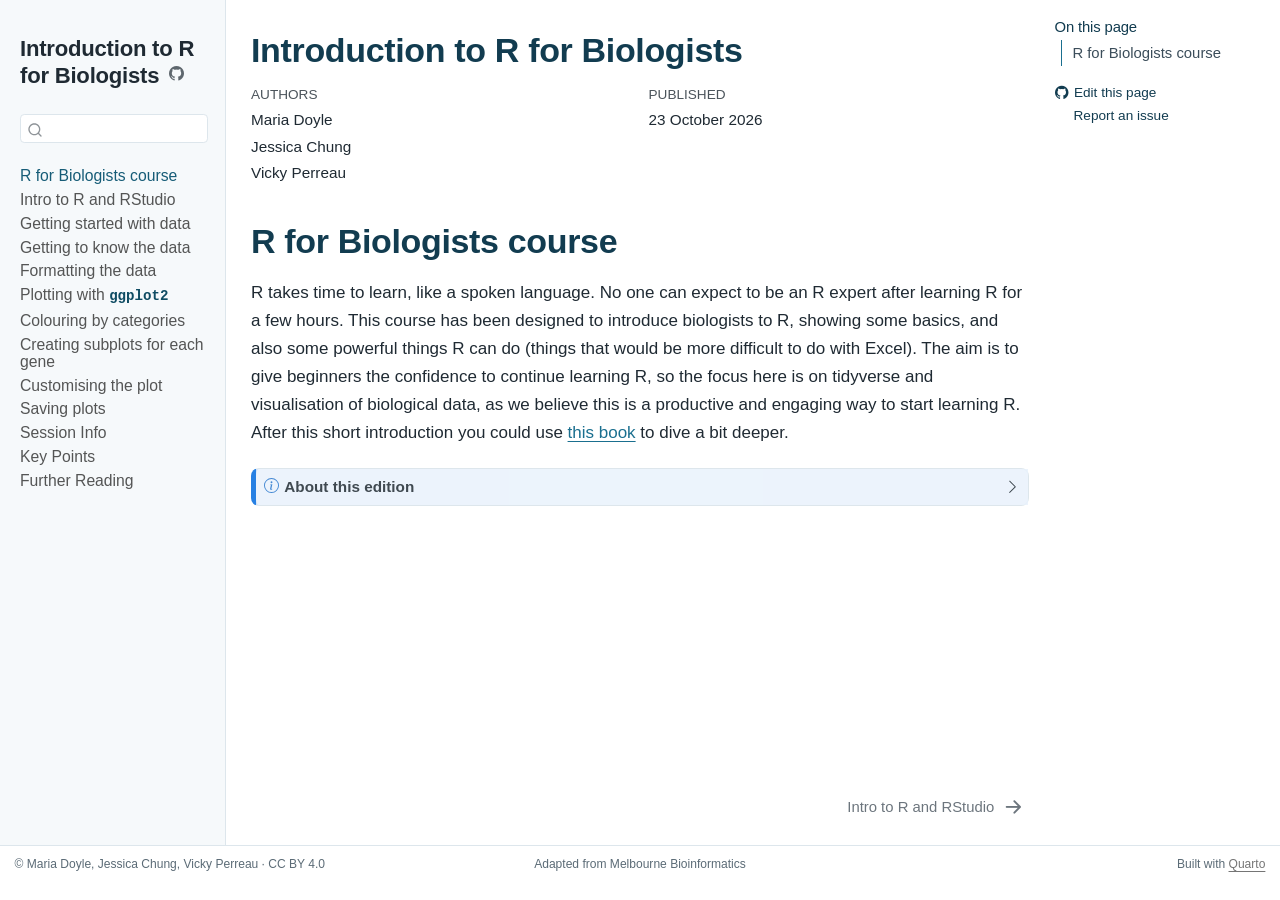
<file: docs/index.html>
<!DOCTYPE html>
<html xmlns="http://www.w3.org/1999/xhtml" lang="en" xml:lang="en"><head>

<meta charset="utf-8">
<meta name="generator" content="quarto-1.4.554">

<meta name="viewport" content="width=device-width, initial-scale=1.0, user-scalable=yes">

<meta name="author" content="Maria Doyle">
<meta name="author" content="Jessica Chung">
<meta name="author" content="Vicky Perreau">
<meta name="dcterms.date" content="2026-10-23">

<title>Introduction to R for Biologists</title>
<style>
code{white-space: pre-wrap;}
span.smallcaps{font-variant: small-caps;}
div.columns{display: flex; gap: min(4vw, 1.5em);}
div.column{flex: auto; overflow-x: auto;}
div.hanging-indent{margin-left: 1.5em; text-indent: -1.5em;}
ul.task-list{list-style: none;}
ul.task-list li input[type="checkbox"] {
  width: 0.8em;
  margin: 0 0.8em 0.2em -1em; /* quarto-specific, see https://github.com/quarto-dev/quarto-cli/issues/4556 */ 
  vertical-align: middle;
}
</style>


<script src="site_libs/quarto-nav/quarto-nav.js"></script>
<script src="site_libs/quarto-nav/headroom.min.js"></script>
<script src="site_libs/clipboard/clipboard.min.js"></script>
<script src="site_libs/quarto-search/autocomplete.umd.js"></script>
<script src="site_libs/quarto-search/fuse.min.js"></script>
<script src="site_libs/quarto-search/quarto-search.js"></script>
<meta name="quarto:offset" content="./">
<link href="./chapters/02-intro-r-and-rstudio.html" rel="next">
<script src="site_libs/quarto-html/quarto.js"></script>
<script src="site_libs/quarto-html/popper.min.js"></script>
<script src="site_libs/quarto-html/tippy.umd.min.js"></script>
<script src="site_libs/quarto-html/anchor.min.js"></script>
<link href="site_libs/quarto-html/tippy.css" rel="stylesheet">
<link href="site_libs/quarto-html/quarto-syntax-highlighting.css" rel="stylesheet" id="quarto-text-highlighting-styles">
<script src="site_libs/bootstrap/bootstrap.min.js"></script>
<link href="site_libs/bootstrap/bootstrap-icons.css" rel="stylesheet">
<link href="site_libs/bootstrap/bootstrap.min.css" rel="stylesheet" id="quarto-bootstrap" data-mode="light">
<script id="quarto-search-options" type="application/json">{
  "location": "sidebar",
  "copy-button": false,
  "collapse-after": 3,
  "panel-placement": "start",
  "type": "textbox",
  "limit": 50,
  "keyboard-shortcut": [
    "f",
    "/",
    "s"
  ],
  "show-item-context": false,
  "language": {
    "search-no-results-text": "No results",
    "search-matching-documents-text": "matching documents",
    "search-copy-link-title": "Copy link to search",
    "search-hide-matches-text": "Hide additional matches",
    "search-more-match-text": "more match in this document",
    "search-more-matches-text": "more matches in this document",
    "search-clear-button-title": "Clear",
    "search-text-placeholder": "",
    "search-detached-cancel-button-title": "Cancel",
    "search-submit-button-title": "Submit",
    "search-label": "Search"
  }
}</script>
<link href="site_libs/pagedtable-1.1/css/pagedtable.css" rel="stylesheet">
<script src="site_libs/pagedtable-1.1/js/pagedtable.js"></script>


</head>

<body class="nav-sidebar docked">

<div id="quarto-search-results"></div>
  <header id="quarto-header" class="headroom fixed-top">
  <nav class="quarto-secondary-nav">
    <div class="container-fluid d-flex">
      <button type="button" class="quarto-btn-toggle btn" data-bs-toggle="collapse" data-bs-target=".quarto-sidebar-collapse-item" aria-controls="quarto-sidebar" aria-expanded="false" aria-label="Toggle sidebar navigation" onclick="if (window.quartoToggleHeadroom) { window.quartoToggleHeadroom(); }">
        <i class="bi bi-layout-text-sidebar-reverse"></i>
      </button>
        <nav class="quarto-page-breadcrumbs" aria-label="breadcrumb"><ol class="breadcrumb"><li class="breadcrumb-item"><a href="./index.html"><span class="chapter-title">R for Biologists course</span></a></li></ol></nav>
        <a class="flex-grow-1" role="button" data-bs-toggle="collapse" data-bs-target=".quarto-sidebar-collapse-item" aria-controls="quarto-sidebar" aria-expanded="false" aria-label="Toggle sidebar navigation" onclick="if (window.quartoToggleHeadroom) { window.quartoToggleHeadroom(); }">      
        </a>
      <button type="button" class="btn quarto-search-button" aria-label="" onclick="window.quartoOpenSearch();">
        <i class="bi bi-search"></i>
      </button>
    </div>
  </nav>
</header>
<!-- content -->
<div id="quarto-content" class="quarto-container page-columns page-rows-contents page-layout-article">
<!-- sidebar -->
  <nav id="quarto-sidebar" class="sidebar collapse collapse-horizontal quarto-sidebar-collapse-item sidebar-navigation docked overflow-auto">
    <div class="pt-lg-2 mt-2 text-left sidebar-header">
    <div class="sidebar-title mb-0 py-0">
      <a href="./">Introduction to R for Biologists</a> 
        <div class="sidebar-tools-main">
    <a href="https://github.com/Thanh-Phuc/intro-r-biologists" title="Source Code" class="quarto-navigation-tool px-1" aria-label="Source Code"><i class="bi bi-github"></i></a>
</div>
    </div>
      </div>
        <div class="mt-2 flex-shrink-0 align-items-center">
        <div class="sidebar-search">
        <div id="quarto-search" class="" title="Search"></div>
        </div>
        </div>
    <div class="sidebar-menu-container"> 
    <ul class="list-unstyled mt-1">
        <li class="sidebar-item">
  <div class="sidebar-item-container"> 
  <a href="./index.html" class="sidebar-item-text sidebar-link active"><span class="chapter-title">R for Biologists course</span></a>
  </div>
</li>
        <li class="sidebar-item">
  <div class="sidebar-item-container"> 
  <a href="./chapters/02-intro-r-and-rstudio.html" class="sidebar-item-text sidebar-link"><span class="chapter-title">Intro to R and RStudio</span></a>
  </div>
</li>
        <li class="sidebar-item">
  <div class="sidebar-item-container"> 
  <a href="./chapters/03-getting-started-with-data.html" class="sidebar-item-text sidebar-link"><span class="chapter-title">Getting started with data</span></a>
  </div>
</li>
        <li class="sidebar-item">
  <div class="sidebar-item-container"> 
  <a href="./chapters/04-getting-to-know-the-data.html" class="sidebar-item-text sidebar-link"><span class="chapter-title">Getting to know the data</span></a>
  </div>
</li>
        <li class="sidebar-item">
  <div class="sidebar-item-container"> 
  <a href="./chapters/05-formatting-the-data.html" class="sidebar-item-text sidebar-link"><span class="chapter-title">Formatting the data</span></a>
  </div>
</li>
        <li class="sidebar-item">
  <div class="sidebar-item-container"> 
  <a href="./chapters/06-plotting-with-ggplot2.html" class="sidebar-item-text sidebar-link"><span class="chapter-title">Plotting with <strong><code>ggplot2</code></strong></span></a>
  </div>
</li>
        <li class="sidebar-item">
  <div class="sidebar-item-container"> 
  <a href="./chapters/07-colouring-by-categories.html" class="sidebar-item-text sidebar-link"><span class="chapter-title">Colouring by categories</span></a>
  </div>
</li>
        <li class="sidebar-item">
  <div class="sidebar-item-container"> 
  <a href="./chapters/08-creating-subplots-for-each-gene.html" class="sidebar-item-text sidebar-link"><span class="chapter-title">Creating subplots for each gene</span></a>
  </div>
</li>
        <li class="sidebar-item">
  <div class="sidebar-item-container"> 
  <a href="./chapters/09-customising-the-plot.html" class="sidebar-item-text sidebar-link"><span class="chapter-title">Customising the plot</span></a>
  </div>
</li>
        <li class="sidebar-item">
  <div class="sidebar-item-container"> 
  <a href="./chapters/10-saving-plots.html" class="sidebar-item-text sidebar-link"><span class="chapter-title">Saving plots</span></a>
  </div>
</li>
        <li class="sidebar-item">
  <div class="sidebar-item-container"> 
  <a href="./chapters/11-session-info.html" class="sidebar-item-text sidebar-link"><span class="chapter-title">Session Info</span></a>
  </div>
</li>
        <li class="sidebar-item">
  <div class="sidebar-item-container"> 
  <a href="./chapters/12-key-points.html" class="sidebar-item-text sidebar-link"><span class="chapter-title">Key Points</span></a>
  </div>
</li>
        <li class="sidebar-item">
  <div class="sidebar-item-container"> 
  <a href="./chapters/13-further-reading.html" class="sidebar-item-text sidebar-link"><span class="chapter-title">Further Reading</span></a>
  </div>
</li>
    </ul>
    </div>
</nav>
<div id="quarto-sidebar-glass" class="quarto-sidebar-collapse-item" data-bs-toggle="collapse" data-bs-target=".quarto-sidebar-collapse-item"></div>
<!-- margin-sidebar -->
    <div id="quarto-margin-sidebar" class="sidebar margin-sidebar">
        <nav id="TOC" role="doc-toc" class="toc-active">
    <h2 id="toc-title">On this page</h2>
   
  <ul>
  <li><a href="#r-for-biologists-course" id="toc-r-for-biologists-course" class="nav-link active" data-scroll-target="#r-for-biologists-course">R for Biologists course</a></li>
  </ul>
<div class="toc-actions"><ul><li><a href="https://github.com/Thanh-Phuc/intro-r-biologists/edit/main/index.qmd" class="toc-action"><i class="bi bi-github"></i>Edit this page</a></li><li><a href="https://github.com/Thanh-Phuc/intro-r-biologists/issues/new" class="toc-action"><i class="bi empty"></i>Report an issue</a></li></ul></div></nav>
    </div>
<!-- main -->
<main class="content" id="quarto-document-content">

<header id="title-block-header" class="quarto-title-block default">
<div class="quarto-title">
<h1 class="title">Introduction to R for Biologists</h1>
</div>



<div class="quarto-title-meta">

    <div>
    <div class="quarto-title-meta-heading">Authors</div>
    <div class="quarto-title-meta-contents">
             <p>Maria Doyle </p>
             <p>Jessica Chung </p>
             <p>Vicky Perreau </p>
          </div>
  </div>
    
    <div>
    <div class="quarto-title-meta-heading">Published</div>
    <div class="quarto-title-meta-contents">
      <p class="date">23 October 2026</p>
    </div>
  </div>
  
    
  </div>
  


</header>


<section id="r-for-biologists-course" class="level1">
<h1>R for Biologists course</h1>
<p>R takes time to learn, like a spoken language. No one can expect to be an R expert after learning R for a few hours. This course has been designed to introduce biologists to R, showing some basics, and also some powerful things R can do (things that would be more difficult to do with Excel). The aim is to give beginners the confidence to continue learning R, so the focus here is on tidyverse and visualisation of biological data, as we believe this is a productive and engaging way to start learning R. After this short introduction you could use <a href="https://bookdown.org/ansellbr/WEHI_tidyR_course_book">this book</a> to dive a bit deeper.</p>
<div class="callout callout-style-default callout-note callout-titled">
<div class="callout-header d-flex align-content-center" data-bs-toggle="collapse" data-bs-target=".callout-1-contents" aria-controls="callout-1" aria-expanded="false" aria-label="Toggle callout">
<div class="callout-icon-container">
<i class="callout-icon"></i>
</div>
<div class="callout-title-container flex-fill">
About this edition
</div>
<div class="callout-btn-toggle d-inline-block border-0 py-1 ps-1 pe-0 float-end"><i class="callout-toggle"></i></div>
</div>
<div id="callout-1" class="callout-1-contents callout-collapse collapse">
<div class="callout-body-container callout-body">
<p>This Quarto book reproduces the <em>Introduction to R for Biologists</em> course by Maria Doyle, Jessica Chung and Vicky Perreau (Melbourne Bioinformatics), published as a single-page R Markdown document. The text, code, exercises and figures are unchanged; the chapters are the original top-level sections.</p>
<p>Source: <a href="https://github.com/melbournebioinformatics/r-intro-biologists">melbournebioinformatics/r-intro-biologists</a> · Licence: <a href="https://creativecommons.org/licenses/by/4.0/">CC BY 4.0</a></p>
</div>
</div>
</div>


</section>

</main> <!-- /main -->
<script id="quarto-html-after-body" type="application/javascript">
window.document.addEventListener("DOMContentLoaded", function (event) {
  const toggleBodyColorMode = (bsSheetEl) => {
    const mode = bsSheetEl.getAttribute("data-mode");
    const bodyEl = window.document.querySelector("body");
    if (mode === "dark") {
      bodyEl.classList.add("quarto-dark");
      bodyEl.classList.remove("quarto-light");
    } else {
      bodyEl.classList.add("quarto-light");
      bodyEl.classList.remove("quarto-dark");
    }
  }
  const toggleBodyColorPrimary = () => {
    const bsSheetEl = window.document.querySelector("link#quarto-bootstrap");
    if (bsSheetEl) {
      toggleBodyColorMode(bsSheetEl);
    }
  }
  toggleBodyColorPrimary();  
  const icon = "";
  const anchorJS = new window.AnchorJS();
  anchorJS.options = {
    placement: 'right',
    icon: icon
  };
  anchorJS.add('.anchored');
  const isCodeAnnotation = (el) => {
    for (const clz of el.classList) {
      if (clz.startsWith('code-annotation-')) {                     
        return true;
      }
    }
    return false;
  }
  const clipboard = new window.ClipboardJS('.code-copy-button', {
    text: function(trigger) {
      const codeEl = trigger.previousElementSibling.cloneNode(true);
      for (const childEl of codeEl.children) {
        if (isCodeAnnotation(childEl)) {
          childEl.remove();
        }
      }
      return codeEl.innerText;
    }
  });
  clipboard.on('success', function(e) {
    // button target
    const button = e.trigger;
    // don't keep focus
    button.blur();
    // flash "checked"
    button.classList.add('code-copy-button-checked');
    var currentTitle = button.getAttribute("title");
    button.setAttribute("title", "Copied!");
    let tooltip;
    if (window.bootstrap) {
      button.setAttribute("data-bs-toggle", "tooltip");
      button.setAttribute("data-bs-placement", "left");
      button.setAttribute("data-bs-title", "Copied!");
      tooltip = new bootstrap.Tooltip(button, 
        { trigger: "manual", 
          customClass: "code-copy-button-tooltip",
          offset: [0, -8]});
      tooltip.show();    
    }
    setTimeout(function() {
      if (tooltip) {
        tooltip.hide();
        button.removeAttribute("data-bs-title");
        button.removeAttribute("data-bs-toggle");
        button.removeAttribute("data-bs-placement");
      }
      button.setAttribute("title", currentTitle);
      button.classList.remove('code-copy-button-checked');
    }, 1000);
    // clear code selection
    e.clearSelection();
  });
    var localhostRegex = new RegExp(/^(?:http|https):\/\/localhost\:?[0-9]*\//);
    var mailtoRegex = new RegExp(/^mailto:/);
      var filterRegex = new RegExp('/' + window.location.host + '/');
    var isInternal = (href) => {
        return filterRegex.test(href) || localhostRegex.test(href) || mailtoRegex.test(href);
    }
    // Inspect non-navigation links and adorn them if external
 	var links = window.document.querySelectorAll('a[href]:not(.nav-link):not(.navbar-brand):not(.toc-action):not(.sidebar-link):not(.sidebar-item-toggle):not(.pagination-link):not(.no-external):not([aria-hidden]):not(.dropdown-item):not(.quarto-navigation-tool)');
    for (var i=0; i<links.length; i++) {
      const link = links[i];
      if (!isInternal(link.href)) {
        // undo the damage that might have been done by quarto-nav.js in the case of
        // links that we want to consider external
        if (link.dataset.originalHref !== undefined) {
          link.href = link.dataset.originalHref;
        }
          // target, if specified
          link.setAttribute("target", "_blank");
          if (link.getAttribute("rel") === null) {
            link.setAttribute("rel", "noopener");
          }
      }
    }
  function tippyHover(el, contentFn, onTriggerFn, onUntriggerFn) {
    const config = {
      allowHTML: true,
      maxWidth: 500,
      delay: 100,
      arrow: false,
      appendTo: function(el) {
          return el.parentElement;
      },
      interactive: true,
      interactiveBorder: 10,
      theme: 'quarto',
      placement: 'bottom-start',
    };
    if (contentFn) {
      config.content = contentFn;
    }
    if (onTriggerFn) {
      config.onTrigger = onTriggerFn;
    }
    if (onUntriggerFn) {
      config.onUntrigger = onUntriggerFn;
    }
    window.tippy(el, config); 
  }
  const noterefs = window.document.querySelectorAll('a[role="doc-noteref"]');
  for (var i=0; i<noterefs.length; i++) {
    const ref = noterefs[i];
    tippyHover(ref, function() {
      // use id or data attribute instead here
      let href = ref.getAttribute('data-footnote-href') || ref.getAttribute('href');
      try { href = new URL(href).hash; } catch {}
      const id = href.replace(/^#\/?/, "");
      const note = window.document.getElementById(id);
      if (note) {
        return note.innerHTML;
      } else {
        return "";
      }
    });
  }
  const xrefs = window.document.querySelectorAll('a.quarto-xref');
  const processXRef = (id, note) => {
    // Strip column container classes
    const stripColumnClz = (el) => {
      el.classList.remove("page-full", "page-columns");
      if (el.children) {
        for (const child of el.children) {
          stripColumnClz(child);
        }
      }
    }
    stripColumnClz(note)
    if (id === null || id.startsWith('sec-')) {
      // Special case sections, only their first couple elements
      const container = document.createElement("div");
      if (note.children && note.children.length > 2) {
        container.appendChild(note.children[0].cloneNode(true));
        for (let i = 1; i < note.children.length; i++) {
          const child = note.children[i];
          if (child.tagName === "P" && child.innerText === "") {
            continue;
          } else {
            container.appendChild(child.cloneNode(true));
            break;
          }
        }
        if (window.Quarto?.typesetMath) {
          window.Quarto.typesetMath(container);
        }
        return container.innerHTML
      } else {
        if (window.Quarto?.typesetMath) {
          window.Quarto.typesetMath(note);
        }
        return note.innerHTML;
      }
    } else {
      // Remove any anchor links if they are present
      const anchorLink = note.querySelector('a.anchorjs-link');
      if (anchorLink) {
        anchorLink.remove();
      }
      if (window.Quarto?.typesetMath) {
        window.Quarto.typesetMath(note);
      }
      // TODO in 1.5, we should make sure this works without a callout special case
      if (note.classList.contains("callout")) {
        return note.outerHTML;
      } else {
        return note.innerHTML;
      }
    }
  }
  for (var i=0; i<xrefs.length; i++) {
    const xref = xrefs[i];
    tippyHover(xref, undefined, function(instance) {
      instance.disable();
      let url = xref.getAttribute('href');
      let hash = undefined; 
      if (url.startsWith('#')) {
        hash = url;
      } else {
        try { hash = new URL(url).hash; } catch {}
      }
      if (hash) {
        const id = hash.replace(/^#\/?/, "");
        const note = window.document.getElementById(id);
        if (note !== null) {
          try {
            const html = processXRef(id, note.cloneNode(true));
            instance.setContent(html);
          } finally {
            instance.enable();
            instance.show();
          }
        } else {
          // See if we can fetch this
          fetch(url.split('#')[0])
          .then(res => res.text())
          .then(html => {
            const parser = new DOMParser();
            const htmlDoc = parser.parseFromString(html, "text/html");
            const note = htmlDoc.getElementById(id);
            if (note !== null) {
              const html = processXRef(id, note);
              instance.setContent(html);
            } 
          }).finally(() => {
            instance.enable();
            instance.show();
          });
        }
      } else {
        // See if we can fetch a full url (with no hash to target)
        // This is a special case and we should probably do some content thinning / targeting
        fetch(url)
        .then(res => res.text())
        .then(html => {
          const parser = new DOMParser();
          const htmlDoc = parser.parseFromString(html, "text/html");
          const note = htmlDoc.querySelector('main.content');
          if (note !== null) {
            // This should only happen for chapter cross references
            // (since there is no id in the URL)
            // remove the first header
            if (note.children.length > 0 && note.children[0].tagName === "HEADER") {
              note.children[0].remove();
            }
            const html = processXRef(null, note);
            instance.setContent(html);
          } 
        }).finally(() => {
          instance.enable();
          instance.show();
        });
      }
    }, function(instance) {
    });
  }
      let selectedAnnoteEl;
      const selectorForAnnotation = ( cell, annotation) => {
        let cellAttr = 'data-code-cell="' + cell + '"';
        let lineAttr = 'data-code-annotation="' +  annotation + '"';
        const selector = 'span[' + cellAttr + '][' + lineAttr + ']';
        return selector;
      }
      const selectCodeLines = (annoteEl) => {
        const doc = window.document;
        const targetCell = annoteEl.getAttribute("data-target-cell");
        const targetAnnotation = annoteEl.getAttribute("data-target-annotation");
        const annoteSpan = window.document.querySelector(selectorForAnnotation(targetCell, targetAnnotation));
        const lines = annoteSpan.getAttribute("data-code-lines").split(",");
        const lineIds = lines.map((line) => {
          return targetCell + "-" + line;
        })
        let top = null;
        let height = null;
        let parent = null;
        if (lineIds.length > 0) {
            //compute the position of the single el (top and bottom and make a div)
            const el = window.document.getElementById(lineIds[0]);
            top = el.offsetTop;
            height = el.offsetHeight;
            parent = el.parentElement.parentElement;
          if (lineIds.length > 1) {
            const lastEl = window.document.getElementById(lineIds[lineIds.length - 1]);
            const bottom = lastEl.offsetTop + lastEl.offsetHeight;
            height = bottom - top;
          }
          if (top !== null && height !== null && parent !== null) {
            // cook up a div (if necessary) and position it 
            let div = window.document.getElementById("code-annotation-line-highlight");
            if (div === null) {
              div = window.document.createElement("div");
              div.setAttribute("id", "code-annotation-line-highlight");
              div.style.position = 'absolute';
              parent.appendChild(div);
            }
            div.style.top = top - 2 + "px";
            div.style.height = height + 4 + "px";
            div.style.left = 0;
            let gutterDiv = window.document.getElementById("code-annotation-line-highlight-gutter");
            if (gutterDiv === null) {
              gutterDiv = window.document.createElement("div");
              gutterDiv.setAttribute("id", "code-annotation-line-highlight-gutter");
              gutterDiv.style.position = 'absolute';
              const codeCell = window.document.getElementById(targetCell);
              const gutter = codeCell.querySelector('.code-annotation-gutter');
              gutter.appendChild(gutterDiv);
            }
            gutterDiv.style.top = top - 2 + "px";
            gutterDiv.style.height = height + 4 + "px";
          }
          selectedAnnoteEl = annoteEl;
        }
      };
      const unselectCodeLines = () => {
        const elementsIds = ["code-annotation-line-highlight", "code-annotation-line-highlight-gutter"];
        elementsIds.forEach((elId) => {
          const div = window.document.getElementById(elId);
          if (div) {
            div.remove();
          }
        });
        selectedAnnoteEl = undefined;
      };
        // Handle positioning of the toggle
    window.addEventListener(
      "resize",
      throttle(() => {
        elRect = undefined;
        if (selectedAnnoteEl) {
          selectCodeLines(selectedAnnoteEl);
        }
      }, 10)
    );
    function throttle(fn, ms) {
    let throttle = false;
    let timer;
      return (...args) => {
        if(!throttle) { // first call gets through
            fn.apply(this, args);
            throttle = true;
        } else { // all the others get throttled
            if(timer) clearTimeout(timer); // cancel #2
            timer = setTimeout(() => {
              fn.apply(this, args);
              timer = throttle = false;
            }, ms);
        }
      };
    }
      // Attach click handler to the DT
      const annoteDls = window.document.querySelectorAll('dt[data-target-cell]');
      for (const annoteDlNode of annoteDls) {
        annoteDlNode.addEventListener('click', (event) => {
          const clickedEl = event.target;
          if (clickedEl !== selectedAnnoteEl) {
            unselectCodeLines();
            const activeEl = window.document.querySelector('dt[data-target-cell].code-annotation-active');
            if (activeEl) {
              activeEl.classList.remove('code-annotation-active');
            }
            selectCodeLines(clickedEl);
            clickedEl.classList.add('code-annotation-active');
          } else {
            // Unselect the line
            unselectCodeLines();
            clickedEl.classList.remove('code-annotation-active');
          }
        });
      }
  const findCites = (el) => {
    const parentEl = el.parentElement;
    if (parentEl) {
      const cites = parentEl.dataset.cites;
      if (cites) {
        return {
          el,
          cites: cites.split(' ')
        };
      } else {
        return findCites(el.parentElement)
      }
    } else {
      return undefined;
    }
  };
  var bibliorefs = window.document.querySelectorAll('a[role="doc-biblioref"]');
  for (var i=0; i<bibliorefs.length; i++) {
    const ref = bibliorefs[i];
    const citeInfo = findCites(ref);
    if (citeInfo) {
      tippyHover(citeInfo.el, function() {
        var popup = window.document.createElement('div');
        citeInfo.cites.forEach(function(cite) {
          var citeDiv = window.document.createElement('div');
          citeDiv.classList.add('hanging-indent');
          citeDiv.classList.add('csl-entry');
          var biblioDiv = window.document.getElementById('ref-' + cite);
          if (biblioDiv) {
            citeDiv.innerHTML = biblioDiv.innerHTML;
          }
          popup.appendChild(citeDiv);
        });
        return popup.innerHTML;
      });
    }
  }
});
</script>
<nav class="page-navigation">
  <div class="nav-page nav-page-previous">
  </div>
  <div class="nav-page nav-page-next">
      <a href="./chapters/02-intro-r-and-rstudio.html" class="pagination-link" aria-label="Intro to R and RStudio">
        <span class="nav-page-text"><span class="chapter-title">Intro to R and RStudio</span></span> <i class="bi bi-arrow-right-short"></i>
      </a>
  </div>
</nav>
</div> <!-- /content -->
<footer class="footer">
  <div class="nav-footer">
    <div class="nav-footer-left">
<p>© Maria Doyle, Jessica Chung, Vicky Perreau · CC BY 4.0</p>
</div>   
    <div class="nav-footer-center">
<p>Adapted from Melbourne Bioinformatics</p>
<div class="toc-actions d-sm-block d-md-none"><ul><li><a href="https://github.com/Thanh-Phuc/intro-r-biologists/edit/main/index.qmd" class="toc-action"><i class="bi bi-github"></i>Edit this page</a></li><li><a href="https://github.com/Thanh-Phuc/intro-r-biologists/issues/new" class="toc-action"><i class="bi empty"></i>Report an issue</a></li></ul></div></div>
    <div class="nav-footer-right">
<p>Built with <a href="https://quarto.org">Quarto</a></p>
</div>
  </div>
</footer>




</body></html>
</file>
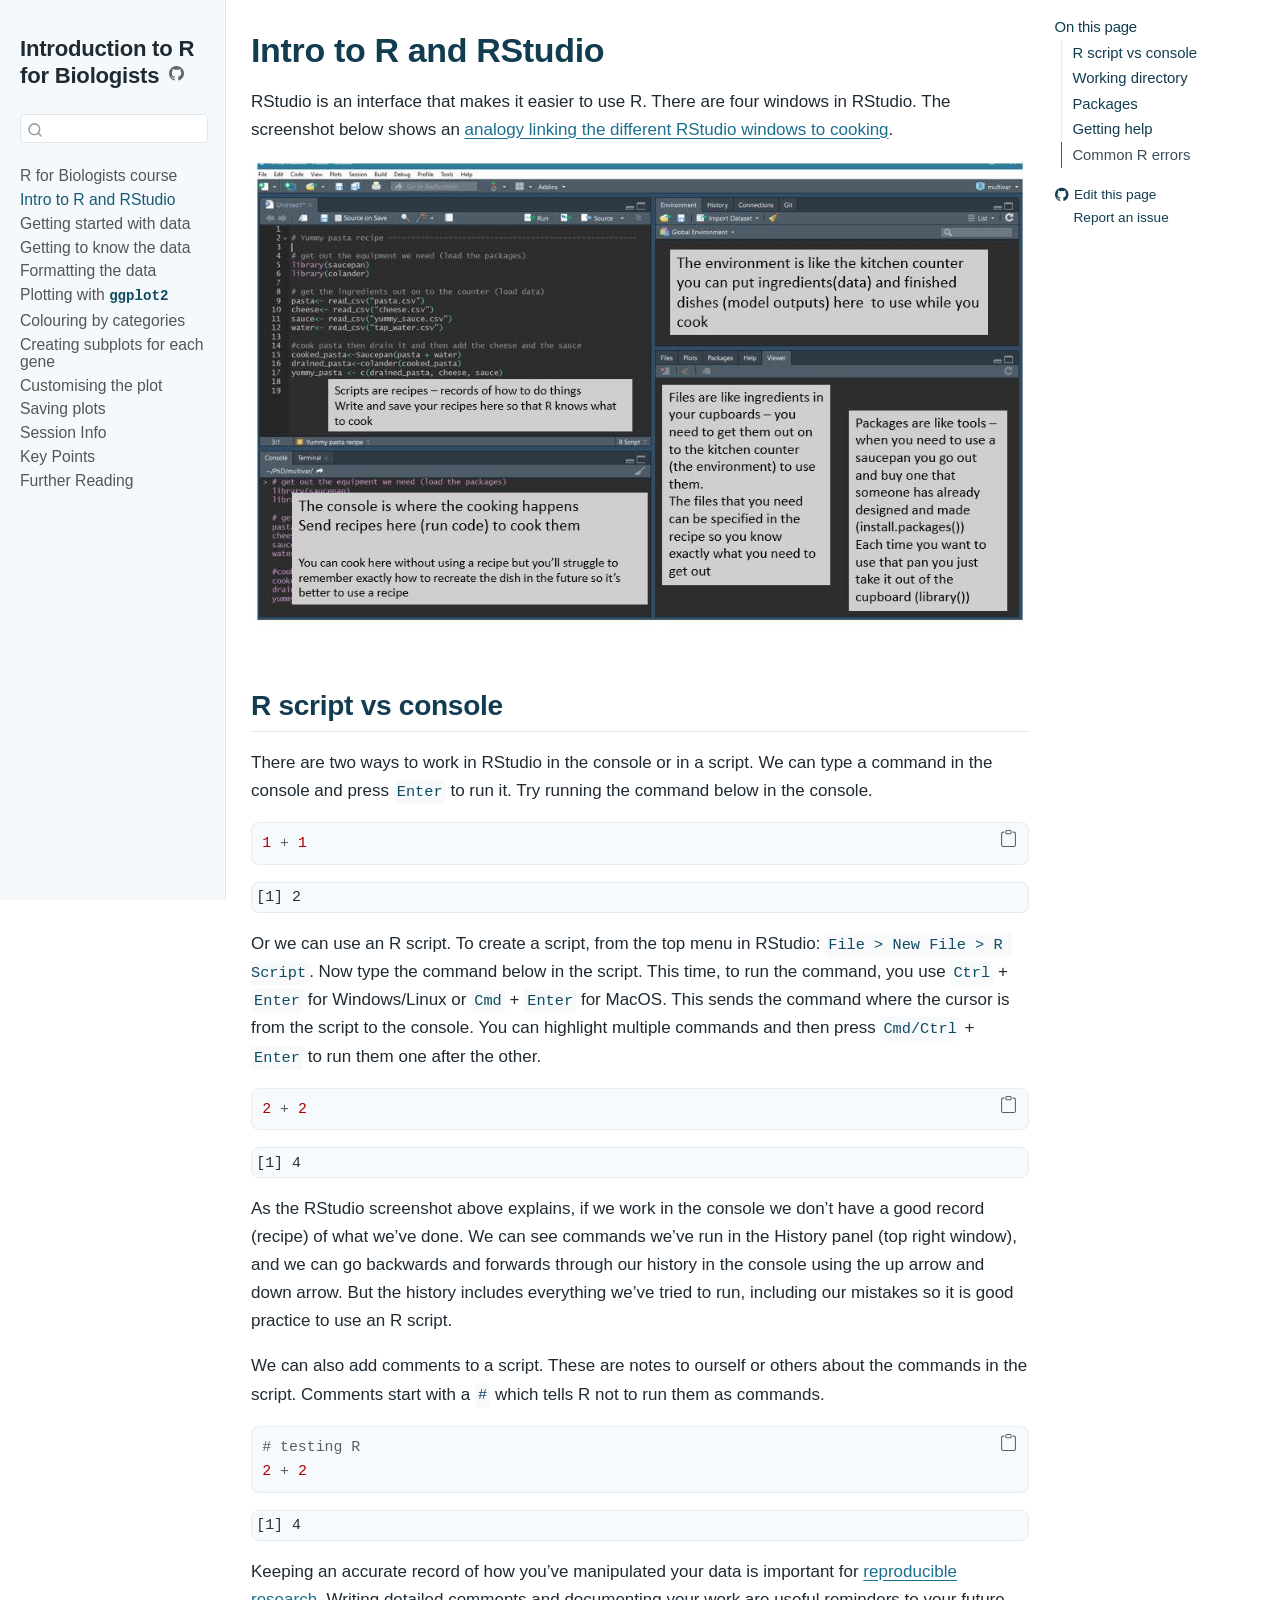
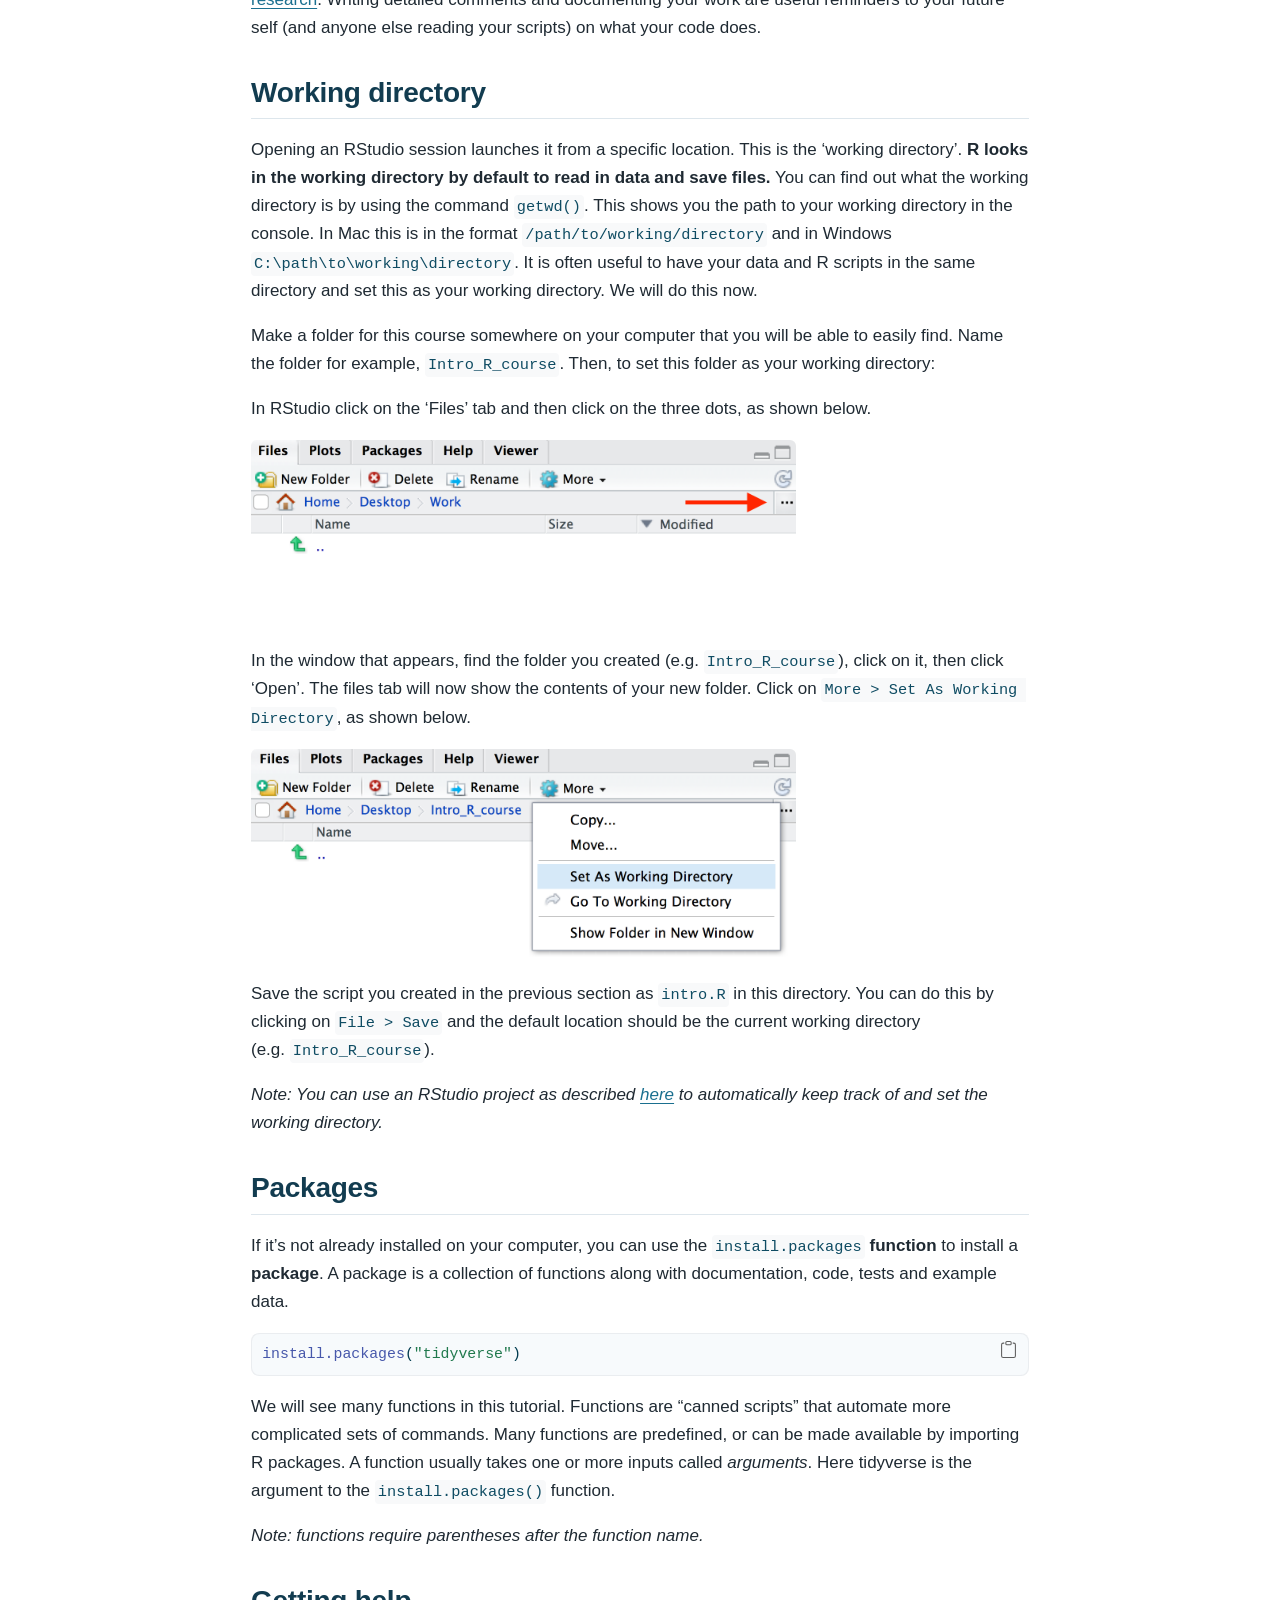
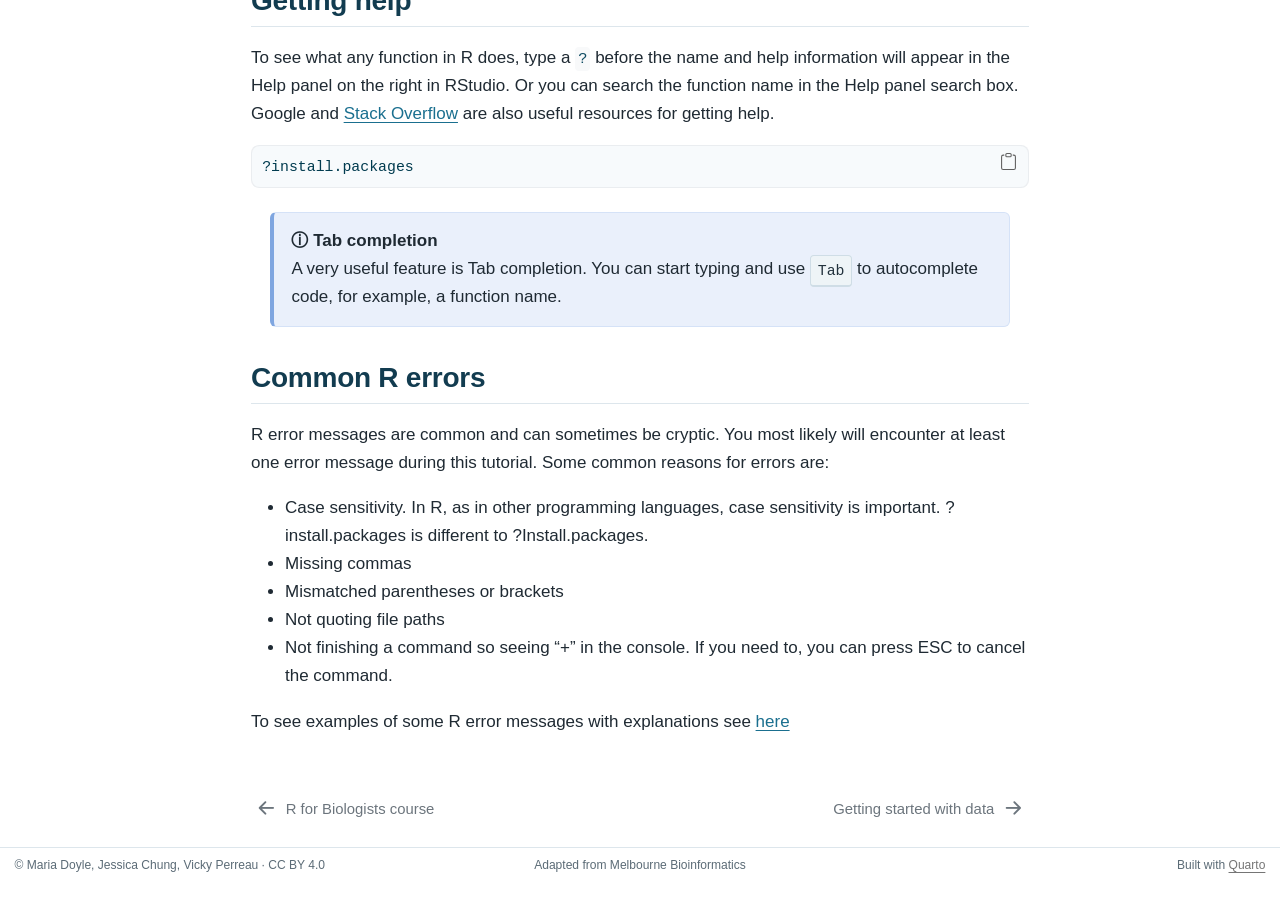
<file: docs/chapters/02-intro-r-and-rstudio.html>
<!DOCTYPE html>
<html xmlns="http://www.w3.org/1999/xhtml" lang="en" xml:lang="en"><head>

<meta charset="utf-8">
<meta name="generator" content="quarto-1.4.554">

<meta name="viewport" content="width=device-width, initial-scale=1.0, user-scalable=yes">


<title>Introduction to R for Biologists - Intro to R and RStudio</title>
<style>
code{white-space: pre-wrap;}
span.smallcaps{font-variant: small-caps;}
div.columns{display: flex; gap: min(4vw, 1.5em);}
div.column{flex: auto; overflow-x: auto;}
div.hanging-indent{margin-left: 1.5em; text-indent: -1.5em;}
ul.task-list{list-style: none;}
ul.task-list li input[type="checkbox"] {
  width: 0.8em;
  margin: 0 0.8em 0.2em -1em; /* quarto-specific, see https://github.com/quarto-dev/quarto-cli/issues/4556 */ 
  vertical-align: middle;
}
/* CSS for syntax highlighting */
pre > code.sourceCode { white-space: pre; position: relative; }
pre > code.sourceCode > span { line-height: 1.25; }
pre > code.sourceCode > span:empty { height: 1.2em; }
.sourceCode { overflow: visible; }
code.sourceCode > span { color: inherit; text-decoration: inherit; }
div.sourceCode { margin: 1em 0; }
pre.sourceCode { margin: 0; }
@media screen {
div.sourceCode { overflow: auto; }
}
@media print {
pre > code.sourceCode { white-space: pre-wrap; }
pre > code.sourceCode > span { text-indent: -5em; padding-left: 5em; }
}
pre.numberSource code
  { counter-reset: source-line 0; }
pre.numberSource code > span
  { position: relative; left: -4em; counter-increment: source-line; }
pre.numberSource code > span > a:first-child::before
  { content: counter(source-line);
    position: relative; left: -1em; text-align: right; vertical-align: baseline;
    border: none; display: inline-block;
    -webkit-touch-callout: none; -webkit-user-select: none;
    -khtml-user-select: none; -moz-user-select: none;
    -ms-user-select: none; user-select: none;
    padding: 0 4px; width: 4em;
  }
pre.numberSource { margin-left: 3em;  padding-left: 4px; }
div.sourceCode
  {   }
@media screen {
pre > code.sourceCode > span > a:first-child::before { text-decoration: underline; }
}
</style>


<script src="../site_libs/quarto-nav/quarto-nav.js"></script>
<script src="../site_libs/quarto-nav/headroom.min.js"></script>
<script src="../site_libs/clipboard/clipboard.min.js"></script>
<script src="../site_libs/quarto-search/autocomplete.umd.js"></script>
<script src="../site_libs/quarto-search/fuse.min.js"></script>
<script src="../site_libs/quarto-search/quarto-search.js"></script>
<meta name="quarto:offset" content="../">
<link href="../chapters/03-getting-started-with-data.html" rel="next">
<link href="../index.html" rel="prev">
<script src="../site_libs/quarto-html/quarto.js"></script>
<script src="../site_libs/quarto-html/popper.min.js"></script>
<script src="../site_libs/quarto-html/tippy.umd.min.js"></script>
<script src="../site_libs/quarto-html/anchor.min.js"></script>
<link href="../site_libs/quarto-html/tippy.css" rel="stylesheet">
<link href="../site_libs/quarto-html/quarto-syntax-highlighting.css" rel="stylesheet" id="quarto-text-highlighting-styles">
<script src="../site_libs/bootstrap/bootstrap.min.js"></script>
<link href="../site_libs/bootstrap/bootstrap-icons.css" rel="stylesheet">
<link href="../site_libs/bootstrap/bootstrap.min.css" rel="stylesheet" id="quarto-bootstrap" data-mode="light">
<script id="quarto-search-options" type="application/json">{
  "location": "sidebar",
  "copy-button": false,
  "collapse-after": 3,
  "panel-placement": "start",
  "type": "textbox",
  "limit": 50,
  "keyboard-shortcut": [
    "f",
    "/",
    "s"
  ],
  "show-item-context": false,
  "language": {
    "search-no-results-text": "No results",
    "search-matching-documents-text": "matching documents",
    "search-copy-link-title": "Copy link to search",
    "search-hide-matches-text": "Hide additional matches",
    "search-more-match-text": "more match in this document",
    "search-more-matches-text": "more matches in this document",
    "search-clear-button-title": "Clear",
    "search-text-placeholder": "",
    "search-detached-cancel-button-title": "Cancel",
    "search-submit-button-title": "Submit",
    "search-label": "Search"
  }
}</script>
<link href="../site_libs/pagedtable-1.1/css/pagedtable.css" rel="stylesheet">
<script src="../site_libs/pagedtable-1.1/js/pagedtable.js"></script>


</head>

<body class="nav-sidebar docked">

<div id="quarto-search-results"></div>
  <header id="quarto-header" class="headroom fixed-top">
  <nav class="quarto-secondary-nav">
    <div class="container-fluid d-flex">
      <button type="button" class="quarto-btn-toggle btn" data-bs-toggle="collapse" data-bs-target=".quarto-sidebar-collapse-item" aria-controls="quarto-sidebar" aria-expanded="false" aria-label="Toggle sidebar navigation" onclick="if (window.quartoToggleHeadroom) { window.quartoToggleHeadroom(); }">
        <i class="bi bi-layout-text-sidebar-reverse"></i>
      </button>
        <nav class="quarto-page-breadcrumbs" aria-label="breadcrumb"><ol class="breadcrumb"><li class="breadcrumb-item"><a href="../chapters/02-intro-r-and-rstudio.html"><span class="chapter-title">Intro to R and RStudio</span></a></li></ol></nav>
        <a class="flex-grow-1" role="button" data-bs-toggle="collapse" data-bs-target=".quarto-sidebar-collapse-item" aria-controls="quarto-sidebar" aria-expanded="false" aria-label="Toggle sidebar navigation" onclick="if (window.quartoToggleHeadroom) { window.quartoToggleHeadroom(); }">      
        </a>
      <button type="button" class="btn quarto-search-button" aria-label="" onclick="window.quartoOpenSearch();">
        <i class="bi bi-search"></i>
      </button>
    </div>
  </nav>
</header>
<!-- content -->
<div id="quarto-content" class="quarto-container page-columns page-rows-contents page-layout-article">
<!-- sidebar -->
  <nav id="quarto-sidebar" class="sidebar collapse collapse-horizontal quarto-sidebar-collapse-item sidebar-navigation docked overflow-auto">
    <div class="pt-lg-2 mt-2 text-left sidebar-header">
    <div class="sidebar-title mb-0 py-0">
      <a href="../">Introduction to R for Biologists</a> 
        <div class="sidebar-tools-main">
    <a href="https://github.com/Thanh-Phuc/intro-r-biologists" title="Source Code" class="quarto-navigation-tool px-1" aria-label="Source Code"><i class="bi bi-github"></i></a>
</div>
    </div>
      </div>
        <div class="mt-2 flex-shrink-0 align-items-center">
        <div class="sidebar-search">
        <div id="quarto-search" class="" title="Search"></div>
        </div>
        </div>
    <div class="sidebar-menu-container"> 
    <ul class="list-unstyled mt-1">
        <li class="sidebar-item">
  <div class="sidebar-item-container"> 
  <a href="../index.html" class="sidebar-item-text sidebar-link"><span class="chapter-title">R for Biologists course</span></a>
  </div>
</li>
        <li class="sidebar-item">
  <div class="sidebar-item-container"> 
  <a href="../chapters/02-intro-r-and-rstudio.html" class="sidebar-item-text sidebar-link active"><span class="chapter-title">Intro to R and RStudio</span></a>
  </div>
</li>
        <li class="sidebar-item">
  <div class="sidebar-item-container"> 
  <a href="../chapters/03-getting-started-with-data.html" class="sidebar-item-text sidebar-link"><span class="chapter-title">Getting started with data</span></a>
  </div>
</li>
        <li class="sidebar-item">
  <div class="sidebar-item-container"> 
  <a href="../chapters/04-getting-to-know-the-data.html" class="sidebar-item-text sidebar-link"><span class="chapter-title">Getting to know the data</span></a>
  </div>
</li>
        <li class="sidebar-item">
  <div class="sidebar-item-container"> 
  <a href="../chapters/05-formatting-the-data.html" class="sidebar-item-text sidebar-link"><span class="chapter-title">Formatting the data</span></a>
  </div>
</li>
        <li class="sidebar-item">
  <div class="sidebar-item-container"> 
  <a href="../chapters/06-plotting-with-ggplot2.html" class="sidebar-item-text sidebar-link"><span class="chapter-title">Plotting with <strong><code>ggplot2</code></strong></span></a>
  </div>
</li>
        <li class="sidebar-item">
  <div class="sidebar-item-container"> 
  <a href="../chapters/07-colouring-by-categories.html" class="sidebar-item-text sidebar-link"><span class="chapter-title">Colouring by categories</span></a>
  </div>
</li>
        <li class="sidebar-item">
  <div class="sidebar-item-container"> 
  <a href="../chapters/08-creating-subplots-for-each-gene.html" class="sidebar-item-text sidebar-link"><span class="chapter-title">Creating subplots for each gene</span></a>
  </div>
</li>
        <li class="sidebar-item">
  <div class="sidebar-item-container"> 
  <a href="../chapters/09-customising-the-plot.html" class="sidebar-item-text sidebar-link"><span class="chapter-title">Customising the plot</span></a>
  </div>
</li>
        <li class="sidebar-item">
  <div class="sidebar-item-container"> 
  <a href="../chapters/10-saving-plots.html" class="sidebar-item-text sidebar-link"><span class="chapter-title">Saving plots</span></a>
  </div>
</li>
        <li class="sidebar-item">
  <div class="sidebar-item-container"> 
  <a href="../chapters/11-session-info.html" class="sidebar-item-text sidebar-link"><span class="chapter-title">Session Info</span></a>
  </div>
</li>
        <li class="sidebar-item">
  <div class="sidebar-item-container"> 
  <a href="../chapters/12-key-points.html" class="sidebar-item-text sidebar-link"><span class="chapter-title">Key Points</span></a>
  </div>
</li>
        <li class="sidebar-item">
  <div class="sidebar-item-container"> 
  <a href="../chapters/13-further-reading.html" class="sidebar-item-text sidebar-link"><span class="chapter-title">Further Reading</span></a>
  </div>
</li>
    </ul>
    </div>
</nav>
<div id="quarto-sidebar-glass" class="quarto-sidebar-collapse-item" data-bs-toggle="collapse" data-bs-target=".quarto-sidebar-collapse-item"></div>
<!-- margin-sidebar -->
    <div id="quarto-margin-sidebar" class="sidebar margin-sidebar">
        <nav id="TOC" role="doc-toc" class="toc-active">
    <h2 id="toc-title">On this page</h2>
   
  <ul>
  <li><a href="#r-script-vs-console" id="toc-r-script-vs-console" class="nav-link active" data-scroll-target="#r-script-vs-console">R script vs console</a></li>
  <li><a href="#working-directory" id="toc-working-directory" class="nav-link" data-scroll-target="#working-directory">Working directory</a></li>
  <li><a href="#packages" id="toc-packages" class="nav-link" data-scroll-target="#packages">Packages</a></li>
  <li><a href="#getting-help" id="toc-getting-help" class="nav-link" data-scroll-target="#getting-help">Getting help</a></li>
  <li><a href="#common-r-errors" id="toc-common-r-errors" class="nav-link" data-scroll-target="#common-r-errors">Common R errors</a></li>
  </ul>
<div class="toc-actions"><ul><li><a href="https://github.com/Thanh-Phuc/intro-r-biologists/edit/main/chapters/02-intro-r-and-rstudio.qmd" class="toc-action"><i class="bi bi-github"></i>Edit this page</a></li><li><a href="https://github.com/Thanh-Phuc/intro-r-biologists/issues/new" class="toc-action"><i class="bi empty"></i>Report an issue</a></li></ul></div></nav>
    </div>
<!-- main -->
<main class="content" id="quarto-document-content">

<header id="title-block-header" class="quarto-title-block default">
<div class="quarto-title">
<h1 class="title"><span class="chapter-title">Intro to R and RStudio</span></h1>
</div>



<div class="quarto-title-meta">

    
  
    
  </div>
  


</header>


<p>RStudio is an interface that makes it easier to use R. There are four windows in RStudio. The screenshot below shows an <a href="https://twitter.com/RLadiesNCL/status/1138812826917724160">analogy linking the different RStudio windows to cooking</a>.</p>
<p><img src="../images/rstudio_cooking.jpg" class="img-fluid"></p>
<p>&nbsp; &nbsp; &nbsp;</p>
<section id="r-script-vs-console" class="level2">
<h2 class="anchored" data-anchor-id="r-script-vs-console">R script vs console</h2>
<p>There are two ways to work in RStudio in the console or in a script. We can type a command in the console and press <code>Enter</code> to run it. Try running the command below in the console.</p>
<div class="cell">
<div class="sourceCode cell-code" id="cb1"><pre class="sourceCode r code-with-copy"><code class="sourceCode r"><span id="cb1-1"><a href="#cb1-1" aria-hidden="true" tabindex="-1"></a><span class="dv">1</span> <span class="sc">+</span> <span class="dv">1</span></span></code><button title="Copy to Clipboard" class="code-copy-button"><i class="bi"></i></button></pre></div>
<div class="cell-output cell-output-stdout">
<pre><code>[1] 2</code></pre>
</div>
</div>
<p>Or we can use an R script. To create a script, from the top menu in RStudio: <code>File &gt; New File &gt; R Script</code>. Now type the command below in the script. This time, to run the command, you use <code>Ctrl</code> + <code>Enter</code> for Windows/Linux or <code>Cmd</code> + <code>Enter</code> for MacOS. This sends the command where the cursor is from the script to the console. You can highlight multiple commands and then press <code>Cmd/Ctrl</code> + <code>Enter</code> to run them one after the other.</p>
<div class="cell">
<div class="sourceCode cell-code" id="cb3"><pre class="sourceCode r code-with-copy"><code class="sourceCode r"><span id="cb3-1"><a href="#cb3-1" aria-hidden="true" tabindex="-1"></a><span class="dv">2</span> <span class="sc">+</span> <span class="dv">2</span></span></code><button title="Copy to Clipboard" class="code-copy-button"><i class="bi"></i></button></pre></div>
<div class="cell-output cell-output-stdout">
<pre><code>[1] 4</code></pre>
</div>
</div>
<p>As the RStudio screenshot above explains, if we work in the console we don’t have a good record (recipe) of what we’ve done. We can see commands we’ve run in the History panel (top right window), and we can go backwards and forwards through our history in the console using the up arrow and down arrow. But the history includes everything we’ve tried to run, including our mistakes so it is good practice to use an R script.</p>
<p>We can also add comments to a script. These are notes to ourself or others about the commands in the script. Comments start with a <code>#</code> which tells R not to run them as commands.</p>
<div class="cell">
<div class="sourceCode cell-code" id="cb5"><pre class="sourceCode r code-with-copy"><code class="sourceCode r"><span id="cb5-1"><a href="#cb5-1" aria-hidden="true" tabindex="-1"></a><span class="co"># testing R</span></span>
<span id="cb5-2"><a href="#cb5-2" aria-hidden="true" tabindex="-1"></a><span class="dv">2</span> <span class="sc">+</span> <span class="dv">2</span></span></code><button title="Copy to Clipboard" class="code-copy-button"><i class="bi"></i></button></pre></div>
<div class="cell-output cell-output-stdout">
<pre><code>[1] 4</code></pre>
</div>
</div>
<p>Keeping an accurate record of how you’ve manipulated your data is important for <a href="https://ropensci.github.io/reproducibility-guide/sections/introduction/">reproducible research</a>. Writing detailed comments and documenting your work are useful reminders to your future self (and anyone else reading your scripts) on what your code does.</p>
</section>
<section id="working-directory" class="level2">
<h2 class="anchored" data-anchor-id="working-directory">Working directory</h2>
<p>Opening an RStudio session launches it from a specific location. This is the ‘working directory’. <strong>R looks in the working directory by default to read in data and save files.</strong> You can find out what the working directory is by using the command <code>getwd()</code>. This shows you the path to your working directory in the console. In Mac this is in the format <code>/path/to/working/directory</code> and in Windows <code>C:\path\to\working\directory</code>. It is often useful to have your data and R scripts in the same directory and set this as your working directory. We will do this now.</p>
<p>Make a folder for this course somewhere on your computer that you will be able to easily find. Name the folder for example, <code>Intro_R_course</code>. Then, to set this folder as your working directory:</p>
<p>In RStudio click on the ‘Files’ tab and then click on the three dots, as shown below.</p>
<p><img src="../images/three_dots.png" class="img-fluid" style="width:70.0%"></p>
<p>In the window that appears, find the folder you created (e.g.&nbsp;<code>Intro_R_course</code>), click on it, then click ‘Open’. The files tab will now show the contents of your new folder. Click on <code>More &gt; Set As Working Directory</code>, as shown below.</p>
<p><img src="../images/working_directory.png" class="img-fluid" style="width:70.0%"></p>
<p>Save the script you created in the previous section as <code>intro.R</code> in this directory. You can do this by clicking on <code>File &gt; Save</code> and the default location should be the current working directory (e.g.&nbsp;<code>Intro_R_course</code>).</p>
<p><em>Note: You can use an RStudio project as described <a href="https://r4ds.had.co.nz/workflow-projects.html">here</a> to automatically keep track of and set the working directory.</em></p>
</section>
<section id="packages" class="level2">
<h2 class="anchored" data-anchor-id="packages">Packages</h2>
<p>If it’s not already installed on your computer, you can use the <code>install.packages</code> <strong>function</strong> to install a <strong>package</strong>. A package is a collection of functions along with documentation, code, tests and example data.</p>
<div class="cell">
<div class="sourceCode cell-code" id="cb7"><pre class="sourceCode r code-with-copy"><code class="sourceCode r"><span id="cb7-1"><a href="#cb7-1" aria-hidden="true" tabindex="-1"></a><span class="fu">install.packages</span>(<span class="st">"tidyverse"</span>)</span></code><button title="Copy to Clipboard" class="code-copy-button"><i class="bi"></i></button></pre></div>
</div>
<p>We will see many functions in this tutorial. Functions are “canned scripts” that automate more complicated sets of commands. Many functions are predefined, or can be made available by importing R packages. A function usually takes one or more inputs called <em>arguments</em>. Here tidyverse is the argument to the <code>install.packages()</code> function.</p>
<p><em>Note: functions require parentheses after the function name.</em></p>
</section>
<section id="getting-help" class="level2">
<h2 class="anchored" data-anchor-id="getting-help">Getting help</h2>
<p>To see what any function in R does, type a <code>?</code> before the name and help information will appear in the Help panel on the right in RStudio. Or you can search the function name in the Help panel search box. Google and <a href="https://stackoverflow.com/">Stack Overflow</a> are also useful resources for getting help.</p>
<div class="cell">
<div class="sourceCode cell-code" id="cb8"><pre class="sourceCode r code-with-copy"><code class="sourceCode r"><span id="cb8-1"><a href="#cb8-1" aria-hidden="true" tabindex="-1"></a>?install.packages</span></code><button title="Copy to Clipboard" class="code-copy-button"><i class="bi"></i></button></pre></div>
</div>
<p>
</p><div class="info">
<p><strong>ⓘ Tab completion</strong><br>
A very useful feature is Tab completion. You can start typing and use <kbd>Tab</kbd> to autocomplete code, for example, a function name.</p>
</div>
<p></p>
</section>
<section id="common-r-errors" class="level2">
<h2 class="anchored" data-anchor-id="common-r-errors">Common R errors</h2>
<p>R error messages are common and can sometimes be cryptic. You most likely will encounter at least one error message during this tutorial. Some common reasons for errors are:</p>
<ul>
<li>Case sensitivity. In R, as in other programming languages, case sensitivity is important. ?install.packages is different to ?Install.packages.</li>
<li>Missing commas</li>
<li>Mismatched parentheses or brackets</li>
<li>Not quoting file paths</li>
<li>Not finishing a command so seeing “+” in the console. If you need to, you can press ESC to cancel the command.</li>
</ul>
<p>To see examples of some R error messages with explanations see <a href="https://github.com/noamross/zero-dependency-problems/issues/7">here</a></p>


</section>

</main> <!-- /main -->
<script id="quarto-html-after-body" type="application/javascript">
window.document.addEventListener("DOMContentLoaded", function (event) {
  const toggleBodyColorMode = (bsSheetEl) => {
    const mode = bsSheetEl.getAttribute("data-mode");
    const bodyEl = window.document.querySelector("body");
    if (mode === "dark") {
      bodyEl.classList.add("quarto-dark");
      bodyEl.classList.remove("quarto-light");
    } else {
      bodyEl.classList.add("quarto-light");
      bodyEl.classList.remove("quarto-dark");
    }
  }
  const toggleBodyColorPrimary = () => {
    const bsSheetEl = window.document.querySelector("link#quarto-bootstrap");
    if (bsSheetEl) {
      toggleBodyColorMode(bsSheetEl);
    }
  }
  toggleBodyColorPrimary();  
  const icon = "";
  const anchorJS = new window.AnchorJS();
  anchorJS.options = {
    placement: 'right',
    icon: icon
  };
  anchorJS.add('.anchored');
  const isCodeAnnotation = (el) => {
    for (const clz of el.classList) {
      if (clz.startsWith('code-annotation-')) {                     
        return true;
      }
    }
    return false;
  }
  const clipboard = new window.ClipboardJS('.code-copy-button', {
    text: function(trigger) {
      const codeEl = trigger.previousElementSibling.cloneNode(true);
      for (const childEl of codeEl.children) {
        if (isCodeAnnotation(childEl)) {
          childEl.remove();
        }
      }
      return codeEl.innerText;
    }
  });
  clipboard.on('success', function(e) {
    // button target
    const button = e.trigger;
    // don't keep focus
    button.blur();
    // flash "checked"
    button.classList.add('code-copy-button-checked');
    var currentTitle = button.getAttribute("title");
    button.setAttribute("title", "Copied!");
    let tooltip;
    if (window.bootstrap) {
      button.setAttribute("data-bs-toggle", "tooltip");
      button.setAttribute("data-bs-placement", "left");
      button.setAttribute("data-bs-title", "Copied!");
      tooltip = new bootstrap.Tooltip(button, 
        { trigger: "manual", 
          customClass: "code-copy-button-tooltip",
          offset: [0, -8]});
      tooltip.show();    
    }
    setTimeout(function() {
      if (tooltip) {
        tooltip.hide();
        button.removeAttribute("data-bs-title");
        button.removeAttribute("data-bs-toggle");
        button.removeAttribute("data-bs-placement");
      }
      button.setAttribute("title", currentTitle);
      button.classList.remove('code-copy-button-checked');
    }, 1000);
    // clear code selection
    e.clearSelection();
  });
    var localhostRegex = new RegExp(/^(?:http|https):\/\/localhost\:?[0-9]*\//);
    var mailtoRegex = new RegExp(/^mailto:/);
      var filterRegex = new RegExp('/' + window.location.host + '/');
    var isInternal = (href) => {
        return filterRegex.test(href) || localhostRegex.test(href) || mailtoRegex.test(href);
    }
    // Inspect non-navigation links and adorn them if external
 	var links = window.document.querySelectorAll('a[href]:not(.nav-link):not(.navbar-brand):not(.toc-action):not(.sidebar-link):not(.sidebar-item-toggle):not(.pagination-link):not(.no-external):not([aria-hidden]):not(.dropdown-item):not(.quarto-navigation-tool)');
    for (var i=0; i<links.length; i++) {
      const link = links[i];
      if (!isInternal(link.href)) {
        // undo the damage that might have been done by quarto-nav.js in the case of
        // links that we want to consider external
        if (link.dataset.originalHref !== undefined) {
          link.href = link.dataset.originalHref;
        }
          // target, if specified
          link.setAttribute("target", "_blank");
          if (link.getAttribute("rel") === null) {
            link.setAttribute("rel", "noopener");
          }
      }
    }
  function tippyHover(el, contentFn, onTriggerFn, onUntriggerFn) {
    const config = {
      allowHTML: true,
      maxWidth: 500,
      delay: 100,
      arrow: false,
      appendTo: function(el) {
          return el.parentElement;
      },
      interactive: true,
      interactiveBorder: 10,
      theme: 'quarto',
      placement: 'bottom-start',
    };
    if (contentFn) {
      config.content = contentFn;
    }
    if (onTriggerFn) {
      config.onTrigger = onTriggerFn;
    }
    if (onUntriggerFn) {
      config.onUntrigger = onUntriggerFn;
    }
    window.tippy(el, config); 
  }
  const noterefs = window.document.querySelectorAll('a[role="doc-noteref"]');
  for (var i=0; i<noterefs.length; i++) {
    const ref = noterefs[i];
    tippyHover(ref, function() {
      // use id or data attribute instead here
      let href = ref.getAttribute('data-footnote-href') || ref.getAttribute('href');
      try { href = new URL(href).hash; } catch {}
      const id = href.replace(/^#\/?/, "");
      const note = window.document.getElementById(id);
      if (note) {
        return note.innerHTML;
      } else {
        return "";
      }
    });
  }
  const xrefs = window.document.querySelectorAll('a.quarto-xref');
  const processXRef = (id, note) => {
    // Strip column container classes
    const stripColumnClz = (el) => {
      el.classList.remove("page-full", "page-columns");
      if (el.children) {
        for (const child of el.children) {
          stripColumnClz(child);
        }
      }
    }
    stripColumnClz(note)
    if (id === null || id.startsWith('sec-')) {
      // Special case sections, only their first couple elements
      const container = document.createElement("div");
      if (note.children && note.children.length > 2) {
        container.appendChild(note.children[0].cloneNode(true));
        for (let i = 1; i < note.children.length; i++) {
          const child = note.children[i];
          if (child.tagName === "P" && child.innerText === "") {
            continue;
          } else {
            container.appendChild(child.cloneNode(true));
            break;
          }
        }
        if (window.Quarto?.typesetMath) {
          window.Quarto.typesetMath(container);
        }
        return container.innerHTML
      } else {
        if (window.Quarto?.typesetMath) {
          window.Quarto.typesetMath(note);
        }
        return note.innerHTML;
      }
    } else {
      // Remove any anchor links if they are present
      const anchorLink = note.querySelector('a.anchorjs-link');
      if (anchorLink) {
        anchorLink.remove();
      }
      if (window.Quarto?.typesetMath) {
        window.Quarto.typesetMath(note);
      }
      // TODO in 1.5, we should make sure this works without a callout special case
      if (note.classList.contains("callout")) {
        return note.outerHTML;
      } else {
        return note.innerHTML;
      }
    }
  }
  for (var i=0; i<xrefs.length; i++) {
    const xref = xrefs[i];
    tippyHover(xref, undefined, function(instance) {
      instance.disable();
      let url = xref.getAttribute('href');
      let hash = undefined; 
      if (url.startsWith('#')) {
        hash = url;
      } else {
        try { hash = new URL(url).hash; } catch {}
      }
      if (hash) {
        const id = hash.replace(/^#\/?/, "");
        const note = window.document.getElementById(id);
        if (note !== null) {
          try {
            const html = processXRef(id, note.cloneNode(true));
            instance.setContent(html);
          } finally {
            instance.enable();
            instance.show();
          }
        } else {
          // See if we can fetch this
          fetch(url.split('#')[0])
          .then(res => res.text())
          .then(html => {
            const parser = new DOMParser();
            const htmlDoc = parser.parseFromString(html, "text/html");
            const note = htmlDoc.getElementById(id);
            if (note !== null) {
              const html = processXRef(id, note);
              instance.setContent(html);
            } 
          }).finally(() => {
            instance.enable();
            instance.show();
          });
        }
      } else {
        // See if we can fetch a full url (with no hash to target)
        // This is a special case and we should probably do some content thinning / targeting
        fetch(url)
        .then(res => res.text())
        .then(html => {
          const parser = new DOMParser();
          const htmlDoc = parser.parseFromString(html, "text/html");
          const note = htmlDoc.querySelector('main.content');
          if (note !== null) {
            // This should only happen for chapter cross references
            // (since there is no id in the URL)
            // remove the first header
            if (note.children.length > 0 && note.children[0].tagName === "HEADER") {
              note.children[0].remove();
            }
            const html = processXRef(null, note);
            instance.setContent(html);
          } 
        }).finally(() => {
          instance.enable();
          instance.show();
        });
      }
    }, function(instance) {
    });
  }
      let selectedAnnoteEl;
      const selectorForAnnotation = ( cell, annotation) => {
        let cellAttr = 'data-code-cell="' + cell + '"';
        let lineAttr = 'data-code-annotation="' +  annotation + '"';
        const selector = 'span[' + cellAttr + '][' + lineAttr + ']';
        return selector;
      }
      const selectCodeLines = (annoteEl) => {
        const doc = window.document;
        const targetCell = annoteEl.getAttribute("data-target-cell");
        const targetAnnotation = annoteEl.getAttribute("data-target-annotation");
        const annoteSpan = window.document.querySelector(selectorForAnnotation(targetCell, targetAnnotation));
        const lines = annoteSpan.getAttribute("data-code-lines").split(",");
        const lineIds = lines.map((line) => {
          return targetCell + "-" + line;
        })
        let top = null;
        let height = null;
        let parent = null;
        if (lineIds.length > 0) {
            //compute the position of the single el (top and bottom and make a div)
            const el = window.document.getElementById(lineIds[0]);
            top = el.offsetTop;
            height = el.offsetHeight;
            parent = el.parentElement.parentElement;
          if (lineIds.length > 1) {
            const lastEl = window.document.getElementById(lineIds[lineIds.length - 1]);
            const bottom = lastEl.offsetTop + lastEl.offsetHeight;
            height = bottom - top;
          }
          if (top !== null && height !== null && parent !== null) {
            // cook up a div (if necessary) and position it 
            let div = window.document.getElementById("code-annotation-line-highlight");
            if (div === null) {
              div = window.document.createElement("div");
              div.setAttribute("id", "code-annotation-line-highlight");
              div.style.position = 'absolute';
              parent.appendChild(div);
            }
            div.style.top = top - 2 + "px";
            div.style.height = height + 4 + "px";
            div.style.left = 0;
            let gutterDiv = window.document.getElementById("code-annotation-line-highlight-gutter");
            if (gutterDiv === null) {
              gutterDiv = window.document.createElement("div");
              gutterDiv.setAttribute("id", "code-annotation-line-highlight-gutter");
              gutterDiv.style.position = 'absolute';
              const codeCell = window.document.getElementById(targetCell);
              const gutter = codeCell.querySelector('.code-annotation-gutter');
              gutter.appendChild(gutterDiv);
            }
            gutterDiv.style.top = top - 2 + "px";
            gutterDiv.style.height = height + 4 + "px";
          }
          selectedAnnoteEl = annoteEl;
        }
      };
      const unselectCodeLines = () => {
        const elementsIds = ["code-annotation-line-highlight", "code-annotation-line-highlight-gutter"];
        elementsIds.forEach((elId) => {
          const div = window.document.getElementById(elId);
          if (div) {
            div.remove();
          }
        });
        selectedAnnoteEl = undefined;
      };
        // Handle positioning of the toggle
    window.addEventListener(
      "resize",
      throttle(() => {
        elRect = undefined;
        if (selectedAnnoteEl) {
          selectCodeLines(selectedAnnoteEl);
        }
      }, 10)
    );
    function throttle(fn, ms) {
    let throttle = false;
    let timer;
      return (...args) => {
        if(!throttle) { // first call gets through
            fn.apply(this, args);
            throttle = true;
        } else { // all the others get throttled
            if(timer) clearTimeout(timer); // cancel #2
            timer = setTimeout(() => {
              fn.apply(this, args);
              timer = throttle = false;
            }, ms);
        }
      };
    }
      // Attach click handler to the DT
      const annoteDls = window.document.querySelectorAll('dt[data-target-cell]');
      for (const annoteDlNode of annoteDls) {
        annoteDlNode.addEventListener('click', (event) => {
          const clickedEl = event.target;
          if (clickedEl !== selectedAnnoteEl) {
            unselectCodeLines();
            const activeEl = window.document.querySelector('dt[data-target-cell].code-annotation-active');
            if (activeEl) {
              activeEl.classList.remove('code-annotation-active');
            }
            selectCodeLines(clickedEl);
            clickedEl.classList.add('code-annotation-active');
          } else {
            // Unselect the line
            unselectCodeLines();
            clickedEl.classList.remove('code-annotation-active');
          }
        });
      }
  const findCites = (el) => {
    const parentEl = el.parentElement;
    if (parentEl) {
      const cites = parentEl.dataset.cites;
      if (cites) {
        return {
          el,
          cites: cites.split(' ')
        };
      } else {
        return findCites(el.parentElement)
      }
    } else {
      return undefined;
    }
  };
  var bibliorefs = window.document.querySelectorAll('a[role="doc-biblioref"]');
  for (var i=0; i<bibliorefs.length; i++) {
    const ref = bibliorefs[i];
    const citeInfo = findCites(ref);
    if (citeInfo) {
      tippyHover(citeInfo.el, function() {
        var popup = window.document.createElement('div');
        citeInfo.cites.forEach(function(cite) {
          var citeDiv = window.document.createElement('div');
          citeDiv.classList.add('hanging-indent');
          citeDiv.classList.add('csl-entry');
          var biblioDiv = window.document.getElementById('ref-' + cite);
          if (biblioDiv) {
            citeDiv.innerHTML = biblioDiv.innerHTML;
          }
          popup.appendChild(citeDiv);
        });
        return popup.innerHTML;
      });
    }
  }
});
</script>
<nav class="page-navigation">
  <div class="nav-page nav-page-previous">
      <a href="../index.html" class="pagination-link" aria-label="R for Biologists course">
        <i class="bi bi-arrow-left-short"></i> <span class="nav-page-text"><span class="chapter-title">R for Biologists course</span></span>
      </a>          
  </div>
  <div class="nav-page nav-page-next">
      <a href="../chapters/03-getting-started-with-data.html" class="pagination-link" aria-label="Getting started with data">
        <span class="nav-page-text"><span class="chapter-title">Getting started with data</span></span> <i class="bi bi-arrow-right-short"></i>
      </a>
  </div>
</nav>
</div> <!-- /content -->
<footer class="footer">
  <div class="nav-footer">
    <div class="nav-footer-left">
<p>© Maria Doyle, Jessica Chung, Vicky Perreau · CC BY 4.0</p>
</div>   
    <div class="nav-footer-center">
<p>Adapted from Melbourne Bioinformatics</p>
<div class="toc-actions d-sm-block d-md-none"><ul><li><a href="https://github.com/Thanh-Phuc/intro-r-biologists/edit/main/chapters/02-intro-r-and-rstudio.qmd" class="toc-action"><i class="bi bi-github"></i>Edit this page</a></li><li><a href="https://github.com/Thanh-Phuc/intro-r-biologists/issues/new" class="toc-action"><i class="bi empty"></i>Report an issue</a></li></ul></div></div>
    <div class="nav-footer-right">
<p>Built with <a href="https://quarto.org">Quarto</a></p>
</div>
  </div>
</footer>




</body></html>
</file>
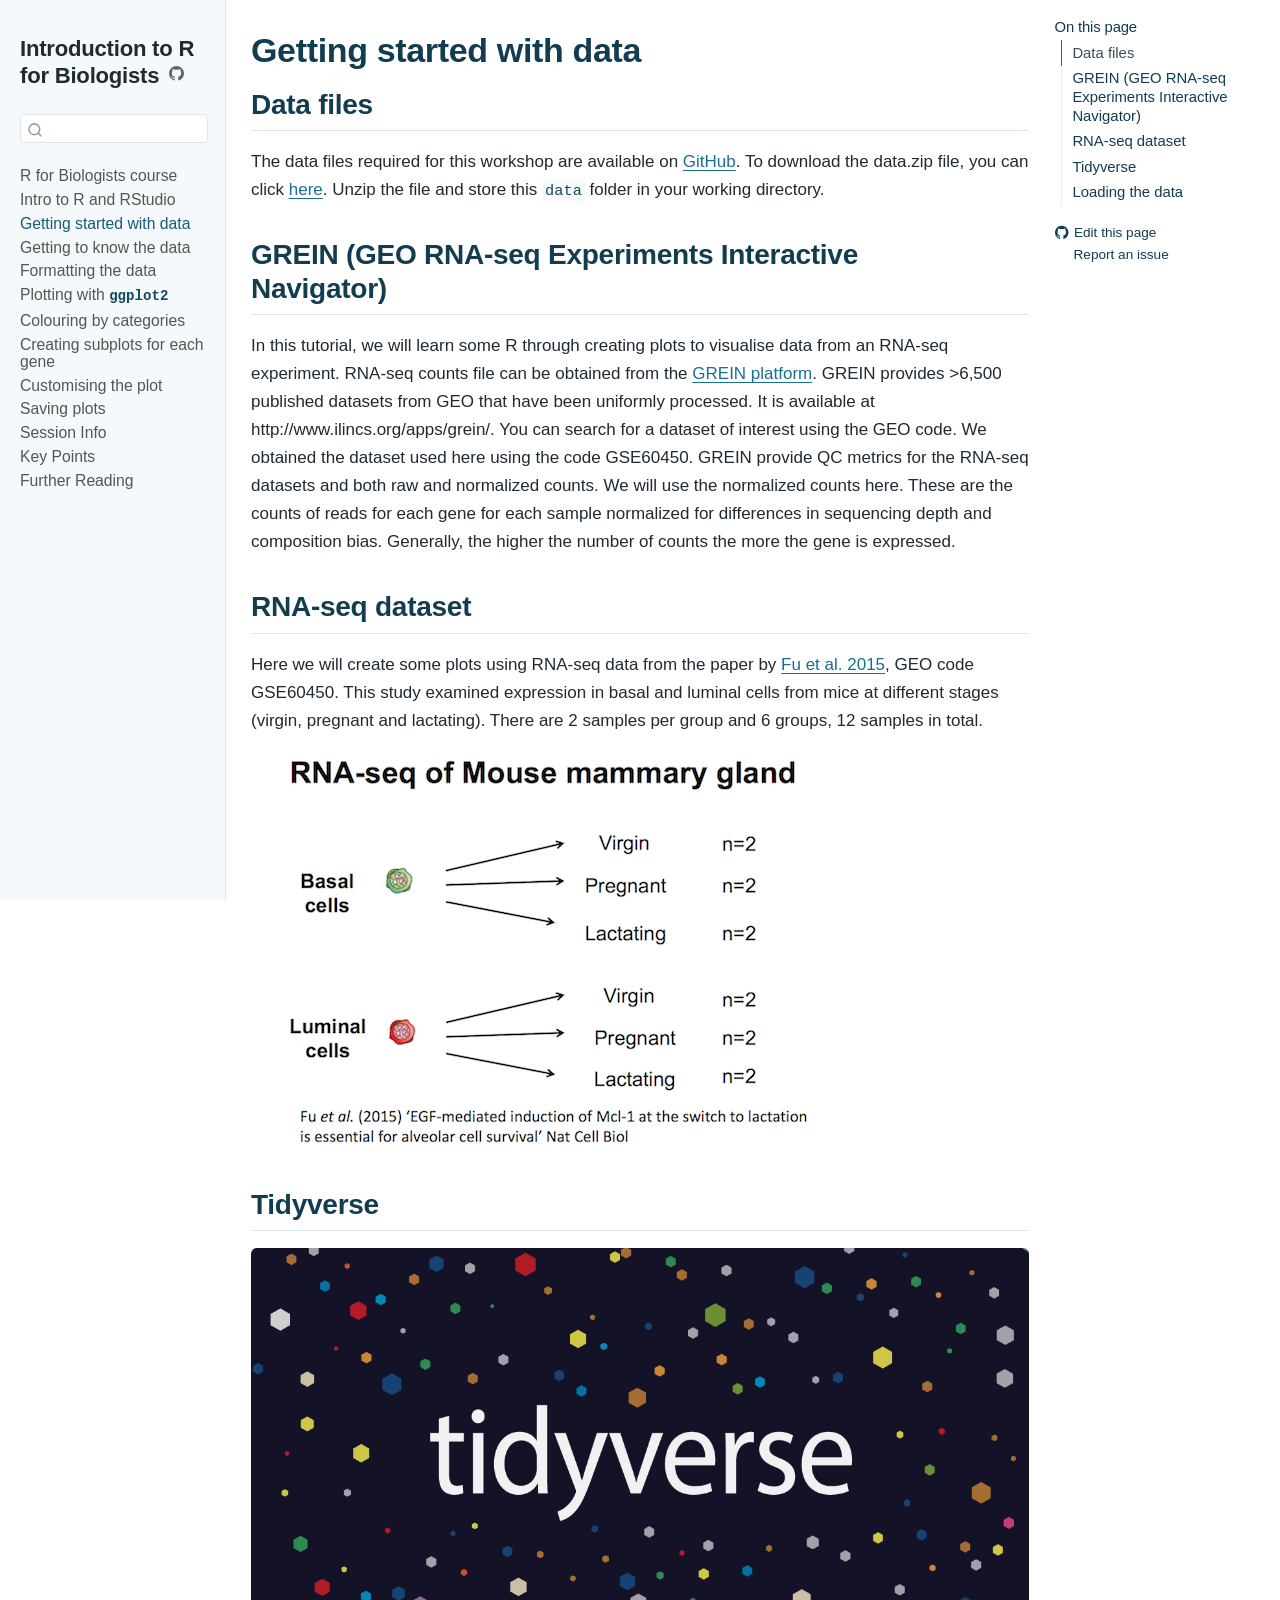
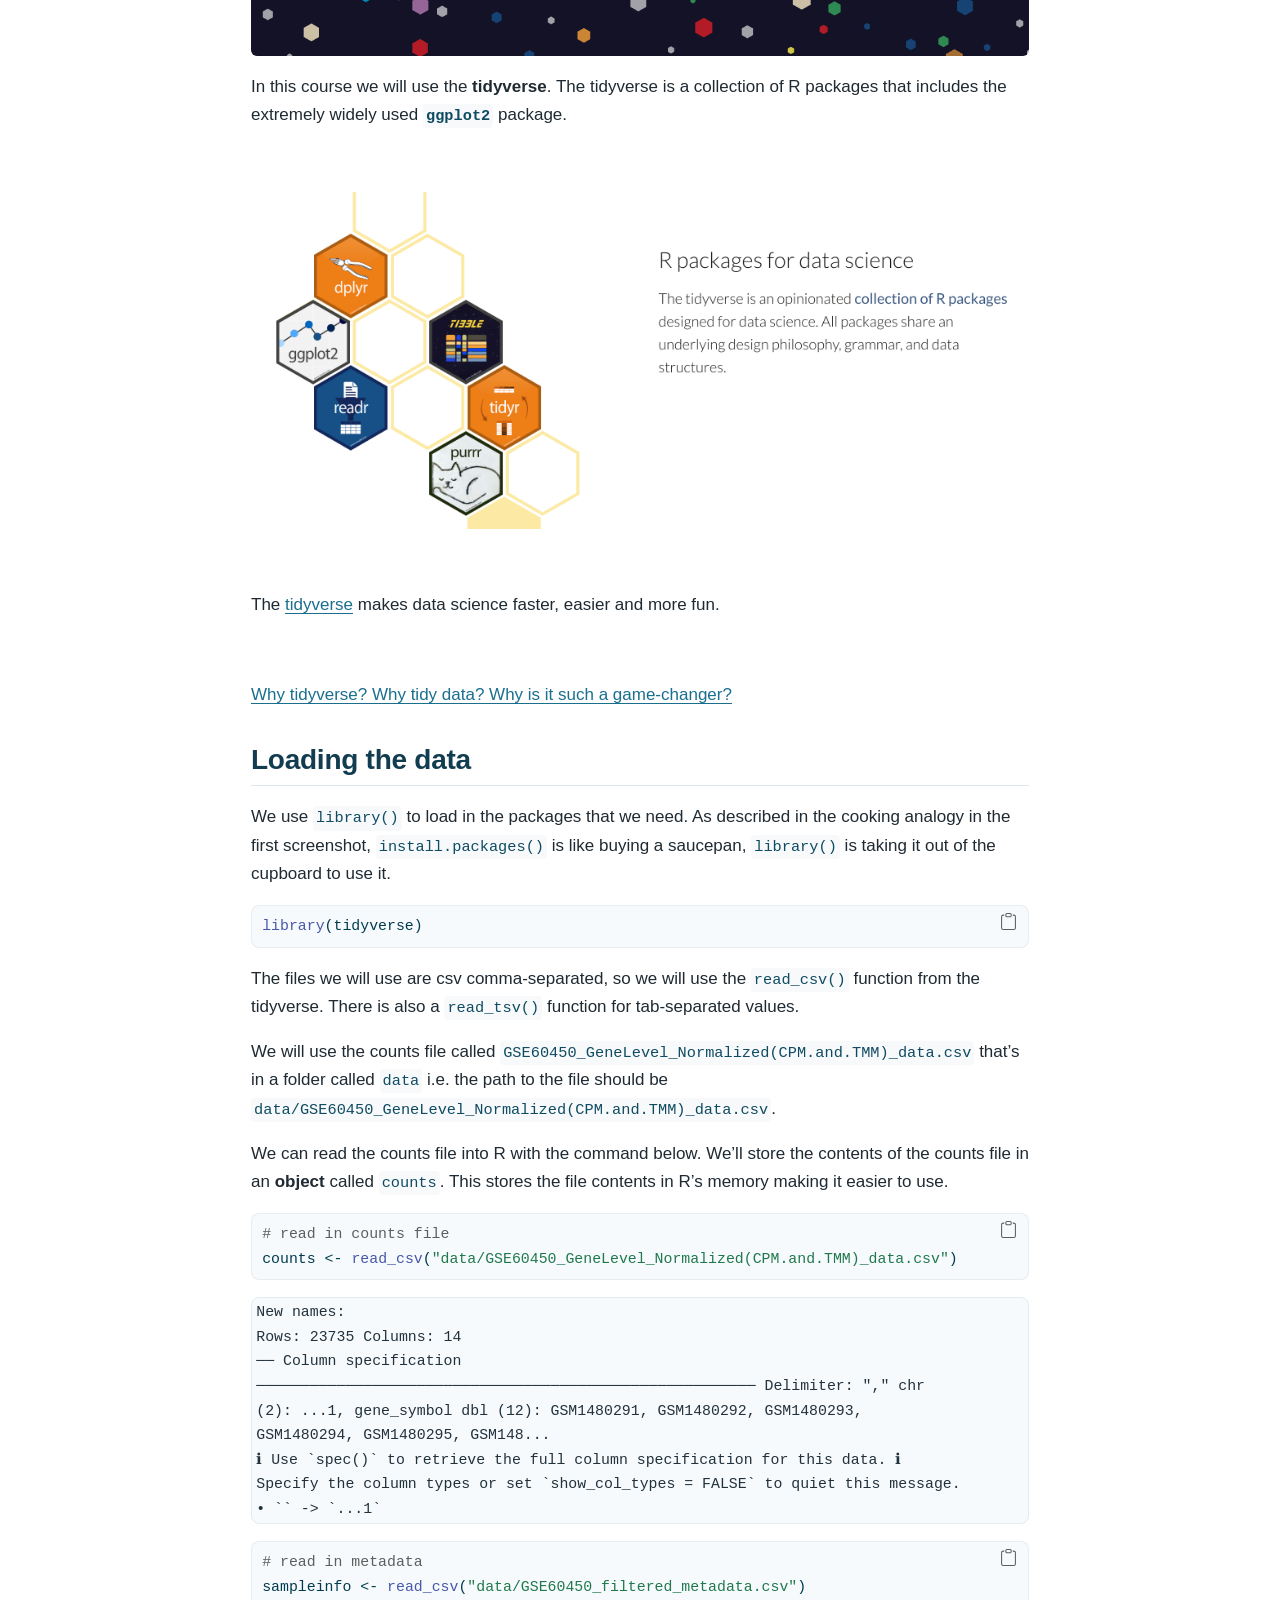
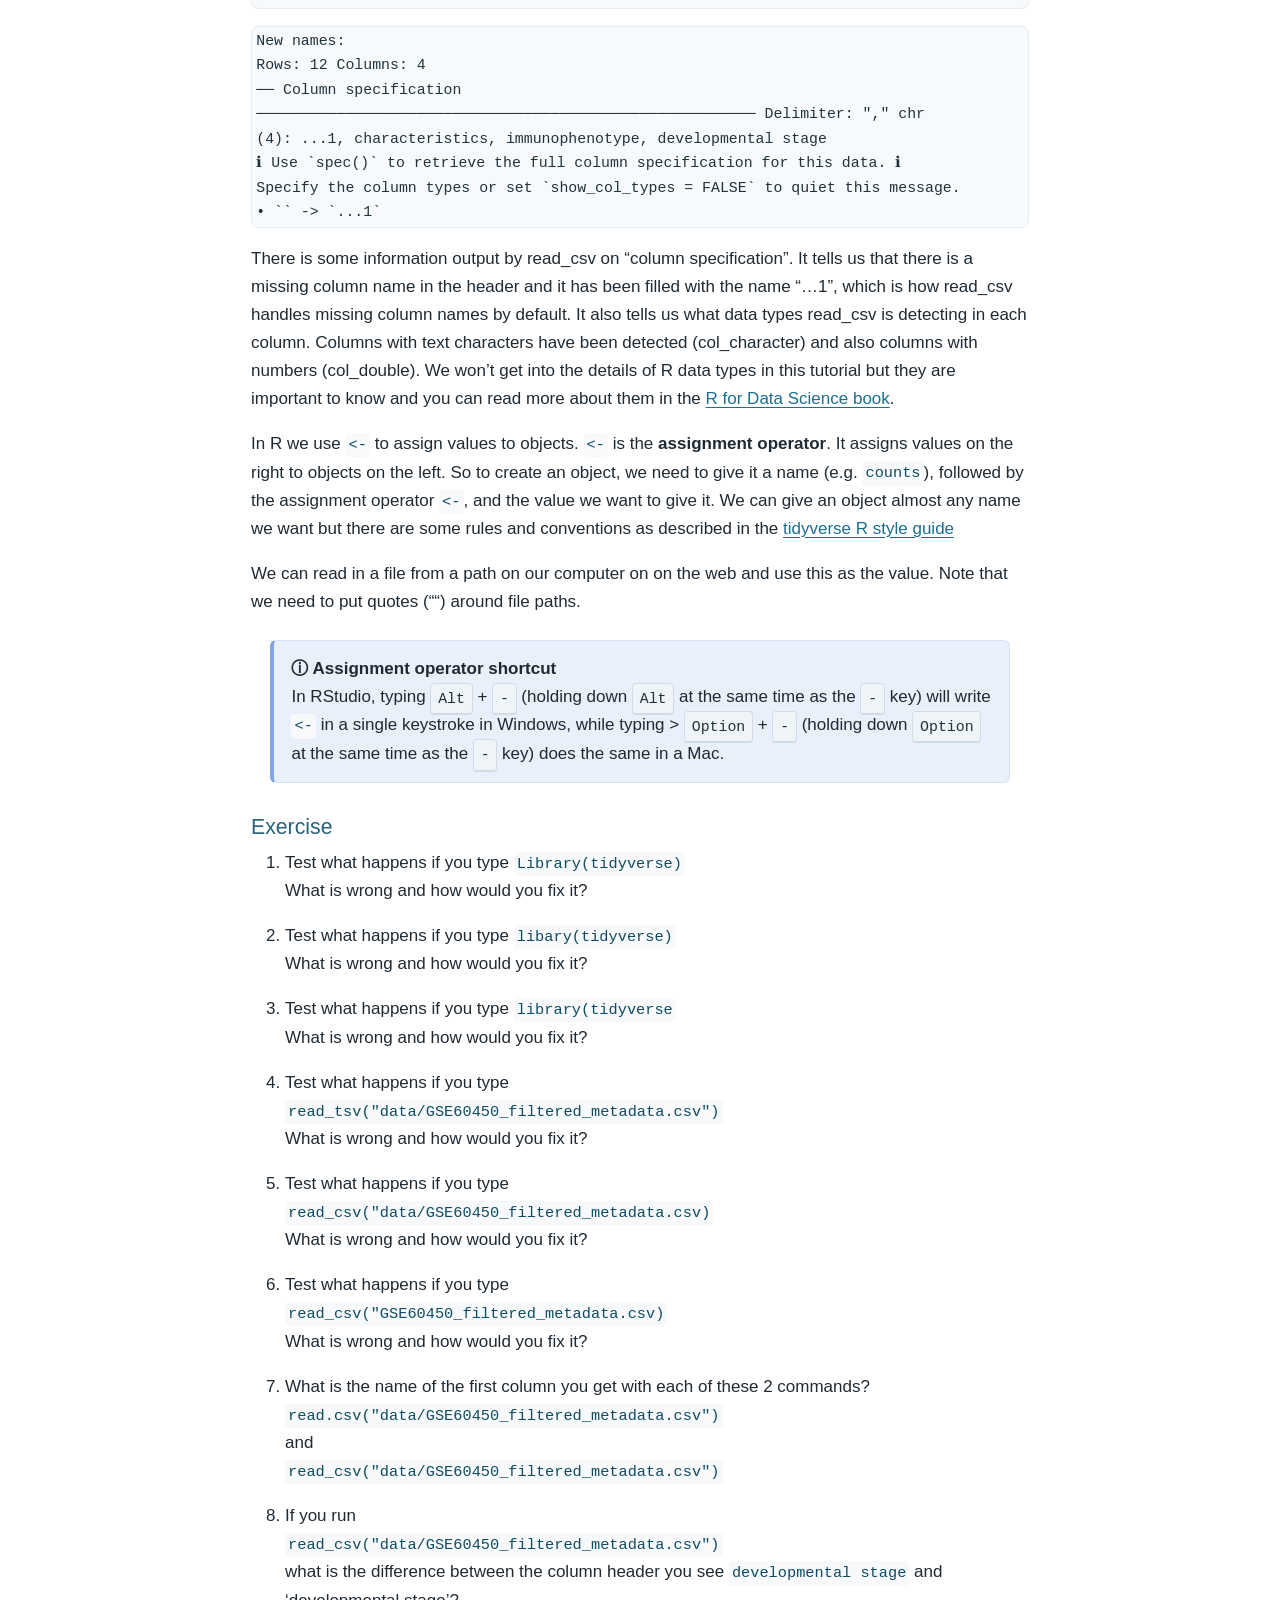
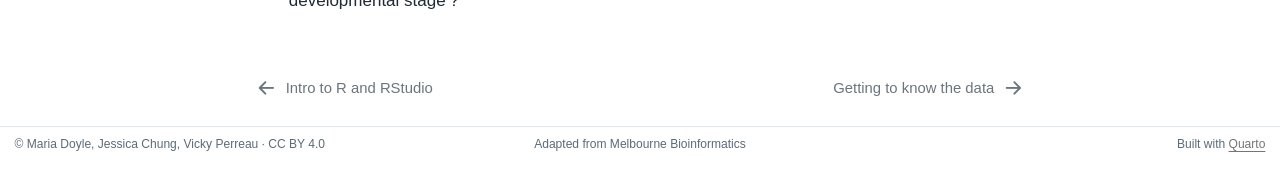
<file: docs/chapters/03-getting-started-with-data.html>
<!DOCTYPE html>
<html xmlns="http://www.w3.org/1999/xhtml" lang="en" xml:lang="en"><head>

<meta charset="utf-8">
<meta name="generator" content="quarto-1.4.554">

<meta name="viewport" content="width=device-width, initial-scale=1.0, user-scalable=yes">


<title>Introduction to R for Biologists - Getting started with data</title>
<style>
code{white-space: pre-wrap;}
span.smallcaps{font-variant: small-caps;}
div.columns{display: flex; gap: min(4vw, 1.5em);}
div.column{flex: auto; overflow-x: auto;}
div.hanging-indent{margin-left: 1.5em; text-indent: -1.5em;}
ul.task-list{list-style: none;}
ul.task-list li input[type="checkbox"] {
  width: 0.8em;
  margin: 0 0.8em 0.2em -1em; /* quarto-specific, see https://github.com/quarto-dev/quarto-cli/issues/4556 */ 
  vertical-align: middle;
}
/* CSS for syntax highlighting */
pre > code.sourceCode { white-space: pre; position: relative; }
pre > code.sourceCode > span { line-height: 1.25; }
pre > code.sourceCode > span:empty { height: 1.2em; }
.sourceCode { overflow: visible; }
code.sourceCode > span { color: inherit; text-decoration: inherit; }
div.sourceCode { margin: 1em 0; }
pre.sourceCode { margin: 0; }
@media screen {
div.sourceCode { overflow: auto; }
}
@media print {
pre > code.sourceCode { white-space: pre-wrap; }
pre > code.sourceCode > span { text-indent: -5em; padding-left: 5em; }
}
pre.numberSource code
  { counter-reset: source-line 0; }
pre.numberSource code > span
  { position: relative; left: -4em; counter-increment: source-line; }
pre.numberSource code > span > a:first-child::before
  { content: counter(source-line);
    position: relative; left: -1em; text-align: right; vertical-align: baseline;
    border: none; display: inline-block;
    -webkit-touch-callout: none; -webkit-user-select: none;
    -khtml-user-select: none; -moz-user-select: none;
    -ms-user-select: none; user-select: none;
    padding: 0 4px; width: 4em;
  }
pre.numberSource { margin-left: 3em;  padding-left: 4px; }
div.sourceCode
  {   }
@media screen {
pre > code.sourceCode > span > a:first-child::before { text-decoration: underline; }
}
</style>


<script src="../site_libs/quarto-nav/quarto-nav.js"></script>
<script src="../site_libs/quarto-nav/headroom.min.js"></script>
<script src="../site_libs/clipboard/clipboard.min.js"></script>
<script src="../site_libs/quarto-search/autocomplete.umd.js"></script>
<script src="../site_libs/quarto-search/fuse.min.js"></script>
<script src="../site_libs/quarto-search/quarto-search.js"></script>
<meta name="quarto:offset" content="../">
<link href="../chapters/04-getting-to-know-the-data.html" rel="next">
<link href="../chapters/02-intro-r-and-rstudio.html" rel="prev">
<script src="../site_libs/quarto-html/quarto.js"></script>
<script src="../site_libs/quarto-html/popper.min.js"></script>
<script src="../site_libs/quarto-html/tippy.umd.min.js"></script>
<script src="../site_libs/quarto-html/anchor.min.js"></script>
<link href="../site_libs/quarto-html/tippy.css" rel="stylesheet">
<link href="../site_libs/quarto-html/quarto-syntax-highlighting.css" rel="stylesheet" id="quarto-text-highlighting-styles">
<script src="../site_libs/bootstrap/bootstrap.min.js"></script>
<link href="../site_libs/bootstrap/bootstrap-icons.css" rel="stylesheet">
<link href="../site_libs/bootstrap/bootstrap.min.css" rel="stylesheet" id="quarto-bootstrap" data-mode="light">
<script id="quarto-search-options" type="application/json">{
  "location": "sidebar",
  "copy-button": false,
  "collapse-after": 3,
  "panel-placement": "start",
  "type": "textbox",
  "limit": 50,
  "keyboard-shortcut": [
    "f",
    "/",
    "s"
  ],
  "show-item-context": false,
  "language": {
    "search-no-results-text": "No results",
    "search-matching-documents-text": "matching documents",
    "search-copy-link-title": "Copy link to search",
    "search-hide-matches-text": "Hide additional matches",
    "search-more-match-text": "more match in this document",
    "search-more-matches-text": "more matches in this document",
    "search-clear-button-title": "Clear",
    "search-text-placeholder": "",
    "search-detached-cancel-button-title": "Cancel",
    "search-submit-button-title": "Submit",
    "search-label": "Search"
  }
}</script>
<link href="../site_libs/pagedtable-1.1/css/pagedtable.css" rel="stylesheet">
<script src="../site_libs/pagedtable-1.1/js/pagedtable.js"></script>


</head>

<body class="nav-sidebar docked">

<div id="quarto-search-results"></div>
  <header id="quarto-header" class="headroom fixed-top">
  <nav class="quarto-secondary-nav">
    <div class="container-fluid d-flex">
      <button type="button" class="quarto-btn-toggle btn" data-bs-toggle="collapse" data-bs-target=".quarto-sidebar-collapse-item" aria-controls="quarto-sidebar" aria-expanded="false" aria-label="Toggle sidebar navigation" onclick="if (window.quartoToggleHeadroom) { window.quartoToggleHeadroom(); }">
        <i class="bi bi-layout-text-sidebar-reverse"></i>
      </button>
        <nav class="quarto-page-breadcrumbs" aria-label="breadcrumb"><ol class="breadcrumb"><li class="breadcrumb-item"><a href="../chapters/03-getting-started-with-data.html"><span class="chapter-title">Getting started with data</span></a></li></ol></nav>
        <a class="flex-grow-1" role="button" data-bs-toggle="collapse" data-bs-target=".quarto-sidebar-collapse-item" aria-controls="quarto-sidebar" aria-expanded="false" aria-label="Toggle sidebar navigation" onclick="if (window.quartoToggleHeadroom) { window.quartoToggleHeadroom(); }">      
        </a>
      <button type="button" class="btn quarto-search-button" aria-label="" onclick="window.quartoOpenSearch();">
        <i class="bi bi-search"></i>
      </button>
    </div>
  </nav>
</header>
<!-- content -->
<div id="quarto-content" class="quarto-container page-columns page-rows-contents page-layout-article">
<!-- sidebar -->
  <nav id="quarto-sidebar" class="sidebar collapse collapse-horizontal quarto-sidebar-collapse-item sidebar-navigation docked overflow-auto">
    <div class="pt-lg-2 mt-2 text-left sidebar-header">
    <div class="sidebar-title mb-0 py-0">
      <a href="../">Introduction to R for Biologists</a> 
        <div class="sidebar-tools-main">
    <a href="https://github.com/Thanh-Phuc/intro-r-biologists" title="Source Code" class="quarto-navigation-tool px-1" aria-label="Source Code"><i class="bi bi-github"></i></a>
</div>
    </div>
      </div>
        <div class="mt-2 flex-shrink-0 align-items-center">
        <div class="sidebar-search">
        <div id="quarto-search" class="" title="Search"></div>
        </div>
        </div>
    <div class="sidebar-menu-container"> 
    <ul class="list-unstyled mt-1">
        <li class="sidebar-item">
  <div class="sidebar-item-container"> 
  <a href="../index.html" class="sidebar-item-text sidebar-link"><span class="chapter-title">R for Biologists course</span></a>
  </div>
</li>
        <li class="sidebar-item">
  <div class="sidebar-item-container"> 
  <a href="../chapters/02-intro-r-and-rstudio.html" class="sidebar-item-text sidebar-link"><span class="chapter-title">Intro to R and RStudio</span></a>
  </div>
</li>
        <li class="sidebar-item">
  <div class="sidebar-item-container"> 
  <a href="../chapters/03-getting-started-with-data.html" class="sidebar-item-text sidebar-link active"><span class="chapter-title">Getting started with data</span></a>
  </div>
</li>
        <li class="sidebar-item">
  <div class="sidebar-item-container"> 
  <a href="../chapters/04-getting-to-know-the-data.html" class="sidebar-item-text sidebar-link"><span class="chapter-title">Getting to know the data</span></a>
  </div>
</li>
        <li class="sidebar-item">
  <div class="sidebar-item-container"> 
  <a href="../chapters/05-formatting-the-data.html" class="sidebar-item-text sidebar-link"><span class="chapter-title">Formatting the data</span></a>
  </div>
</li>
        <li class="sidebar-item">
  <div class="sidebar-item-container"> 
  <a href="../chapters/06-plotting-with-ggplot2.html" class="sidebar-item-text sidebar-link"><span class="chapter-title">Plotting with <strong><code>ggplot2</code></strong></span></a>
  </div>
</li>
        <li class="sidebar-item">
  <div class="sidebar-item-container"> 
  <a href="../chapters/07-colouring-by-categories.html" class="sidebar-item-text sidebar-link"><span class="chapter-title">Colouring by categories</span></a>
  </div>
</li>
        <li class="sidebar-item">
  <div class="sidebar-item-container"> 
  <a href="../chapters/08-creating-subplots-for-each-gene.html" class="sidebar-item-text sidebar-link"><span class="chapter-title">Creating subplots for each gene</span></a>
  </div>
</li>
        <li class="sidebar-item">
  <div class="sidebar-item-container"> 
  <a href="../chapters/09-customising-the-plot.html" class="sidebar-item-text sidebar-link"><span class="chapter-title">Customising the plot</span></a>
  </div>
</li>
        <li class="sidebar-item">
  <div class="sidebar-item-container"> 
  <a href="../chapters/10-saving-plots.html" class="sidebar-item-text sidebar-link"><span class="chapter-title">Saving plots</span></a>
  </div>
</li>
        <li class="sidebar-item">
  <div class="sidebar-item-container"> 
  <a href="../chapters/11-session-info.html" class="sidebar-item-text sidebar-link"><span class="chapter-title">Session Info</span></a>
  </div>
</li>
        <li class="sidebar-item">
  <div class="sidebar-item-container"> 
  <a href="../chapters/12-key-points.html" class="sidebar-item-text sidebar-link"><span class="chapter-title">Key Points</span></a>
  </div>
</li>
        <li class="sidebar-item">
  <div class="sidebar-item-container"> 
  <a href="../chapters/13-further-reading.html" class="sidebar-item-text sidebar-link"><span class="chapter-title">Further Reading</span></a>
  </div>
</li>
    </ul>
    </div>
</nav>
<div id="quarto-sidebar-glass" class="quarto-sidebar-collapse-item" data-bs-toggle="collapse" data-bs-target=".quarto-sidebar-collapse-item"></div>
<!-- margin-sidebar -->
    <div id="quarto-margin-sidebar" class="sidebar margin-sidebar">
        <nav id="TOC" role="doc-toc" class="toc-active">
    <h2 id="toc-title">On this page</h2>
   
  <ul>
  <li><a href="#data-files" id="toc-data-files" class="nav-link active" data-scroll-target="#data-files">Data files</a></li>
  <li><a href="#grein-geo-rna-seq-experiments-interactive-navigator" id="toc-grein-geo-rna-seq-experiments-interactive-navigator" class="nav-link" data-scroll-target="#grein-geo-rna-seq-experiments-interactive-navigator">GREIN (GEO RNA-seq Experiments Interactive Navigator)</a></li>
  <li><a href="#rna-seq-dataset" id="toc-rna-seq-dataset" class="nav-link" data-scroll-target="#rna-seq-dataset">RNA-seq dataset</a></li>
  <li><a href="#tidyverse" id="toc-tidyverse" class="nav-link" data-scroll-target="#tidyverse">Tidyverse</a></li>
  <li><a href="#loading-the-data" id="toc-loading-the-data" class="nav-link" data-scroll-target="#loading-the-data">Loading the data</a></li>
  </ul>
<div class="toc-actions"><ul><li><a href="https://github.com/Thanh-Phuc/intro-r-biologists/edit/main/chapters/03-getting-started-with-data.qmd" class="toc-action"><i class="bi bi-github"></i>Edit this page</a></li><li><a href="https://github.com/Thanh-Phuc/intro-r-biologists/issues/new" class="toc-action"><i class="bi empty"></i>Report an issue</a></li></ul></div></nav>
    </div>
<!-- main -->
<main class="content" id="quarto-document-content">

<header id="title-block-header" class="quarto-title-block default">
<div class="quarto-title">
<h1 class="title"><span class="chapter-title">Getting started with data</span></h1>
</div>



<div class="quarto-title-meta">

    
  
    
  </div>
  


</header>


<section id="data-files" class="level2">
<h2 class="anchored" data-anchor-id="data-files">Data files</h2>
<p>The data files required for this workshop are available on <a href="https://github.com/melbournebioinformatics/r-intro-biologists/blob/master/data.zip">GitHub</a>. To download the data.zip file, you can click <a href="https://github.com/melbournebioinformatics/r-intro-biologists/raw/master/data.zip">here</a>. Unzip the file and store this <code>data</code> folder in your working directory.</p>
</section>
<section id="grein-geo-rna-seq-experiments-interactive-navigator" class="level2">
<h2 class="anchored" data-anchor-id="grein-geo-rna-seq-experiments-interactive-navigator">GREIN (GEO RNA-seq Experiments Interactive Navigator)</h2>
<p>In this tutorial, we will learn some R through creating plots to visualise data from an RNA-seq experiment. RNA-seq counts file can be obtained from the <a href="https://www.nature.com/articles/s41598-019-43935-8">GREIN platform</a>. GREIN provides &gt;6,500 published datasets from GEO that have been uniformly processed. It is available at http://www.ilincs.org/apps/grein/. You can search for a dataset of interest using the GEO code. We obtained the dataset used here using the code GSE60450. GREIN provide QC metrics for the RNA-seq datasets and both raw and normalized counts. We will use the normalized counts here. These are the counts of reads for each gene for each sample normalized for differences in sequencing depth and composition bias. Generally, the higher the number of counts the more the gene is expressed. &nbsp; &nbsp;</p>
</section>
<section id="rna-seq-dataset" class="level2">
<h2 class="anchored" data-anchor-id="rna-seq-dataset">RNA-seq dataset</h2>
<p>Here we will create some plots using RNA-seq data from the paper by <a href="https://www.ncbi.nlm.nih.gov/pubmed/25730472">Fu et al.&nbsp;2015</a>, GEO code GSE60450. This study examined expression in basal and luminal cells from mice at different stages (virgin, pregnant and lactating). There are 2 samples per group and 6 groups, 12 samples in total.</p>
<p><img src="../images/mouse_exp.png" class="img-fluid"></p>
</section>
<section id="tidyverse" class="level2">
<h2 class="anchored" data-anchor-id="tidyverse">Tidyverse</h2>
<p><img src="../images/tidyverse.png" class="img-fluid" style="width:100.0%"></p>
<p>In this course we will use the <strong>tidyverse</strong>. The tidyverse is a collection of R packages that includes the extremely widely used <strong><code>ggplot2</code></strong> package.</p>
<p>&nbsp; &nbsp; &nbsp;</p>
<p><img src="../images/r_tidyverse.png" class="img-fluid" style="width:100.0%"></p>
<p>&nbsp; &nbsp; &nbsp;</p>
<p>The <a href="https://www.tidyverse.org/">tidyverse</a> makes data science faster, easier and more fun.</p>
<p>&nbsp; &nbsp; &nbsp;</p>
<p><a href="https://www.openscapes.org/blog/2020/10/12/tidy-data/">Why tidyverse? Why tidy data? Why is it such a game-changer?</a></p>
</section>
<section id="loading-the-data" class="level2">
<h2 class="anchored" data-anchor-id="loading-the-data">Loading the data</h2>
<p>We use <code>library()</code> to load in the packages that we need. As described in the cooking analogy in the first screenshot, <code>install.packages()</code> is like buying a saucepan, <code>library()</code> is taking it out of the cupboard to use it.</p>
<div class="cell">
<div class="sourceCode cell-code" id="cb1"><pre class="sourceCode r code-with-copy"><code class="sourceCode r"><span id="cb1-1"><a href="#cb1-1" aria-hidden="true" tabindex="-1"></a><span class="fu">library</span>(tidyverse)</span></code><button title="Copy to Clipboard" class="code-copy-button"><i class="bi"></i></button></pre></div>
</div>
<p>The files we will use are csv comma-separated, so we will use the <code>read_csv()</code> function from the tidyverse. There is also a <code>read_tsv()</code> function for tab-separated values.</p>
<p>We will use the counts file called <code>GSE60450_GeneLevel_Normalized(CPM.and.TMM)_data.csv</code> that’s in a folder called <code>data</code> i.e.&nbsp;the path to the file should be <code>data/GSE60450_GeneLevel_Normalized(CPM.and.TMM)_data.csv</code>.</p>
<p>We can read the counts file into R with the command below. We’ll store the contents of the counts file in an <strong>object</strong> called <code>counts</code>. This stores the file contents in R’s memory making it easier to use.</p>
<div class="cell">
<div class="sourceCode cell-code" id="cb2"><pre class="sourceCode r code-with-copy"><code class="sourceCode r"><span id="cb2-1"><a href="#cb2-1" aria-hidden="true" tabindex="-1"></a><span class="co"># read in counts file</span></span>
<span id="cb2-2"><a href="#cb2-2" aria-hidden="true" tabindex="-1"></a>counts <span class="ot">&lt;-</span> <span class="fu">read_csv</span>(<span class="st">"data/GSE60450_GeneLevel_Normalized(CPM.and.TMM)_data.csv"</span>)</span></code><button title="Copy to Clipboard" class="code-copy-button"><i class="bi"></i></button></pre></div>
<div class="cell-output cell-output-stderr">
<pre><code>New names:
Rows: 23735 Columns: 14
── Column specification
──────────────────────────────────────────────────────── Delimiter: "," chr
(2): ...1, gene_symbol dbl (12): GSM1480291, GSM1480292, GSM1480293,
GSM1480294, GSM1480295, GSM148...
ℹ Use `spec()` to retrieve the full column specification for this data. ℹ
Specify the column types or set `show_col_types = FALSE` to quiet this message.
• `` -&gt; `...1`</code></pre>
</div>
<div class="sourceCode cell-code" id="cb4"><pre class="sourceCode r code-with-copy"><code class="sourceCode r"><span id="cb4-1"><a href="#cb4-1" aria-hidden="true" tabindex="-1"></a><span class="co"># read in metadata</span></span>
<span id="cb4-2"><a href="#cb4-2" aria-hidden="true" tabindex="-1"></a>sampleinfo <span class="ot">&lt;-</span> <span class="fu">read_csv</span>(<span class="st">"data/GSE60450_filtered_metadata.csv"</span>)</span></code><button title="Copy to Clipboard" class="code-copy-button"><i class="bi"></i></button></pre></div>
<div class="cell-output cell-output-stderr">
<pre><code>New names:
Rows: 12 Columns: 4
── Column specification
──────────────────────────────────────────────────────── Delimiter: "," chr
(4): ...1, characteristics, immunophenotype, developmental stage
ℹ Use `spec()` to retrieve the full column specification for this data. ℹ
Specify the column types or set `show_col_types = FALSE` to quiet this message.
• `` -&gt; `...1`</code></pre>
</div>
</div>
<p>There is some information output by read_csv on “column specification”. It tells us that there is a missing column name in the header and it has been filled with the name “…1”, which is how read_csv handles missing column names by default. It also tells us what data types read_csv is detecting in each column. Columns with text characters have been detected (col_character) and also columns with numbers (col_double). We won’t get into the details of R data types in this tutorial but they are important to know and you can read more about them in the <a href="https://r4ds.had.co.nz/vectors.html#important-types-of-atomic-vector">R for Data Science book</a>.</p>
<p>In R we use <code>&lt;-</code> to assign values to objects. <code>&lt;-</code> is the <strong>assignment operator</strong>. It assigns values on the right to objects on the left. So to create an object, we need to give it a name (e.g.&nbsp;<code>counts</code>), followed by the assignment operator <code>&lt;-</code>, and the value we want to give it. We can give an object almost any name we want but there are some rules and conventions as described in the <a href="https://style.tidyverse.org/syntax.html#object-names">tidyverse R style guide</a></p>
<p>We can read in a file from a path on our computer on on the web and use this as the value. Note that we need to put quotes (““) around file paths.</p>
<p>
</p><div class="info">
<p><strong>ⓘ Assignment operator shortcut</strong><br>
In RStudio, typing <kbd>Alt</kbd> + <kbd>-</kbd> (holding down <kbd>Alt</kbd> at the same time as the <kbd>-</kbd> key) will write <code>&lt;-</code> in a single keystroke in Windows, while typing &gt; <kbd>Option</kbd> + <kbd>-</kbd> (holding down <kbd>Option</kbd> at the same time as the <kbd>-</kbd> key) does the same in a Mac.</p>
</div>
<p></p>
<section id="exercise" class="level4">
<h4 class="anchored" data-anchor-id="exercise">Exercise</h4>
<ol type="1">
<li><p>Test what happens if you type <code>Library(tidyverse)</code><br>
What is wrong and how would you fix it?</p></li>
<li><p>Test what happens if you type <code>libary(tidyverse)</code><br>
What is wrong and how would you fix it?</p></li>
<li><p>Test what happens if you type <code>library(tidyverse</code><br>
What is wrong and how would you fix it?</p></li>
<li><p>Test what happens if you type<br>
<code>read_tsv("data/GSE60450_filtered_metadata.csv")</code><br>
What is wrong and how would you fix it?</p></li>
<li><p>Test what happens if you type<br>
<code>read_csv("data/GSE60450_filtered_metadata.csv)</code><br>
What is wrong and how would you fix it?</p></li>
<li><p>Test what happens if you type<br>
<code>read_csv("GSE60450_filtered_metadata.csv)</code><br>
What is wrong and how would you fix it?</p></li>
<li><p>What is the name of the first column you get with each of these 2 commands?<br>
<code>read.csv("data/GSE60450_filtered_metadata.csv")</code><br>
and<br>
<code>read_csv("data/GSE60450_filtered_metadata.csv")</code></p></li>
<li><p>If you run<br>
<code>read_csv("data/GSE60450_filtered_metadata.csv")</code><br>
what is the difference between the column header you see <code>developmental stage</code> and ‘developmental stage’?</p></li>
</ol>


</section>
</section>

</main> <!-- /main -->
<script id="quarto-html-after-body" type="application/javascript">
window.document.addEventListener("DOMContentLoaded", function (event) {
  const toggleBodyColorMode = (bsSheetEl) => {
    const mode = bsSheetEl.getAttribute("data-mode");
    const bodyEl = window.document.querySelector("body");
    if (mode === "dark") {
      bodyEl.classList.add("quarto-dark");
      bodyEl.classList.remove("quarto-light");
    } else {
      bodyEl.classList.add("quarto-light");
      bodyEl.classList.remove("quarto-dark");
    }
  }
  const toggleBodyColorPrimary = () => {
    const bsSheetEl = window.document.querySelector("link#quarto-bootstrap");
    if (bsSheetEl) {
      toggleBodyColorMode(bsSheetEl);
    }
  }
  toggleBodyColorPrimary();  
  const icon = "";
  const anchorJS = new window.AnchorJS();
  anchorJS.options = {
    placement: 'right',
    icon: icon
  };
  anchorJS.add('.anchored');
  const isCodeAnnotation = (el) => {
    for (const clz of el.classList) {
      if (clz.startsWith('code-annotation-')) {                     
        return true;
      }
    }
    return false;
  }
  const clipboard = new window.ClipboardJS('.code-copy-button', {
    text: function(trigger) {
      const codeEl = trigger.previousElementSibling.cloneNode(true);
      for (const childEl of codeEl.children) {
        if (isCodeAnnotation(childEl)) {
          childEl.remove();
        }
      }
      return codeEl.innerText;
    }
  });
  clipboard.on('success', function(e) {
    // button target
    const button = e.trigger;
    // don't keep focus
    button.blur();
    // flash "checked"
    button.classList.add('code-copy-button-checked');
    var currentTitle = button.getAttribute("title");
    button.setAttribute("title", "Copied!");
    let tooltip;
    if (window.bootstrap) {
      button.setAttribute("data-bs-toggle", "tooltip");
      button.setAttribute("data-bs-placement", "left");
      button.setAttribute("data-bs-title", "Copied!");
      tooltip = new bootstrap.Tooltip(button, 
        { trigger: "manual", 
          customClass: "code-copy-button-tooltip",
          offset: [0, -8]});
      tooltip.show();    
    }
    setTimeout(function() {
      if (tooltip) {
        tooltip.hide();
        button.removeAttribute("data-bs-title");
        button.removeAttribute("data-bs-toggle");
        button.removeAttribute("data-bs-placement");
      }
      button.setAttribute("title", currentTitle);
      button.classList.remove('code-copy-button-checked');
    }, 1000);
    // clear code selection
    e.clearSelection();
  });
    var localhostRegex = new RegExp(/^(?:http|https):\/\/localhost\:?[0-9]*\//);
    var mailtoRegex = new RegExp(/^mailto:/);
      var filterRegex = new RegExp('/' + window.location.host + '/');
    var isInternal = (href) => {
        return filterRegex.test(href) || localhostRegex.test(href) || mailtoRegex.test(href);
    }
    // Inspect non-navigation links and adorn them if external
 	var links = window.document.querySelectorAll('a[href]:not(.nav-link):not(.navbar-brand):not(.toc-action):not(.sidebar-link):not(.sidebar-item-toggle):not(.pagination-link):not(.no-external):not([aria-hidden]):not(.dropdown-item):not(.quarto-navigation-tool)');
    for (var i=0; i<links.length; i++) {
      const link = links[i];
      if (!isInternal(link.href)) {
        // undo the damage that might have been done by quarto-nav.js in the case of
        // links that we want to consider external
        if (link.dataset.originalHref !== undefined) {
          link.href = link.dataset.originalHref;
        }
          // target, if specified
          link.setAttribute("target", "_blank");
          if (link.getAttribute("rel") === null) {
            link.setAttribute("rel", "noopener");
          }
      }
    }
  function tippyHover(el, contentFn, onTriggerFn, onUntriggerFn) {
    const config = {
      allowHTML: true,
      maxWidth: 500,
      delay: 100,
      arrow: false,
      appendTo: function(el) {
          return el.parentElement;
      },
      interactive: true,
      interactiveBorder: 10,
      theme: 'quarto',
      placement: 'bottom-start',
    };
    if (contentFn) {
      config.content = contentFn;
    }
    if (onTriggerFn) {
      config.onTrigger = onTriggerFn;
    }
    if (onUntriggerFn) {
      config.onUntrigger = onUntriggerFn;
    }
    window.tippy(el, config); 
  }
  const noterefs = window.document.querySelectorAll('a[role="doc-noteref"]');
  for (var i=0; i<noterefs.length; i++) {
    const ref = noterefs[i];
    tippyHover(ref, function() {
      // use id or data attribute instead here
      let href = ref.getAttribute('data-footnote-href') || ref.getAttribute('href');
      try { href = new URL(href).hash; } catch {}
      const id = href.replace(/^#\/?/, "");
      const note = window.document.getElementById(id);
      if (note) {
        return note.innerHTML;
      } else {
        return "";
      }
    });
  }
  const xrefs = window.document.querySelectorAll('a.quarto-xref');
  const processXRef = (id, note) => {
    // Strip column container classes
    const stripColumnClz = (el) => {
      el.classList.remove("page-full", "page-columns");
      if (el.children) {
        for (const child of el.children) {
          stripColumnClz(child);
        }
      }
    }
    stripColumnClz(note)
    if (id === null || id.startsWith('sec-')) {
      // Special case sections, only their first couple elements
      const container = document.createElement("div");
      if (note.children && note.children.length > 2) {
        container.appendChild(note.children[0].cloneNode(true));
        for (let i = 1; i < note.children.length; i++) {
          const child = note.children[i];
          if (child.tagName === "P" && child.innerText === "") {
            continue;
          } else {
            container.appendChild(child.cloneNode(true));
            break;
          }
        }
        if (window.Quarto?.typesetMath) {
          window.Quarto.typesetMath(container);
        }
        return container.innerHTML
      } else {
        if (window.Quarto?.typesetMath) {
          window.Quarto.typesetMath(note);
        }
        return note.innerHTML;
      }
    } else {
      // Remove any anchor links if they are present
      const anchorLink = note.querySelector('a.anchorjs-link');
      if (anchorLink) {
        anchorLink.remove();
      }
      if (window.Quarto?.typesetMath) {
        window.Quarto.typesetMath(note);
      }
      // TODO in 1.5, we should make sure this works without a callout special case
      if (note.classList.contains("callout")) {
        return note.outerHTML;
      } else {
        return note.innerHTML;
      }
    }
  }
  for (var i=0; i<xrefs.length; i++) {
    const xref = xrefs[i];
    tippyHover(xref, undefined, function(instance) {
      instance.disable();
      let url = xref.getAttribute('href');
      let hash = undefined; 
      if (url.startsWith('#')) {
        hash = url;
      } else {
        try { hash = new URL(url).hash; } catch {}
      }
      if (hash) {
        const id = hash.replace(/^#\/?/, "");
        const note = window.document.getElementById(id);
        if (note !== null) {
          try {
            const html = processXRef(id, note.cloneNode(true));
            instance.setContent(html);
          } finally {
            instance.enable();
            instance.show();
          }
        } else {
          // See if we can fetch this
          fetch(url.split('#')[0])
          .then(res => res.text())
          .then(html => {
            const parser = new DOMParser();
            const htmlDoc = parser.parseFromString(html, "text/html");
            const note = htmlDoc.getElementById(id);
            if (note !== null) {
              const html = processXRef(id, note);
              instance.setContent(html);
            } 
          }).finally(() => {
            instance.enable();
            instance.show();
          });
        }
      } else {
        // See if we can fetch a full url (with no hash to target)
        // This is a special case and we should probably do some content thinning / targeting
        fetch(url)
        .then(res => res.text())
        .then(html => {
          const parser = new DOMParser();
          const htmlDoc = parser.parseFromString(html, "text/html");
          const note = htmlDoc.querySelector('main.content');
          if (note !== null) {
            // This should only happen for chapter cross references
            // (since there is no id in the URL)
            // remove the first header
            if (note.children.length > 0 && note.children[0].tagName === "HEADER") {
              note.children[0].remove();
            }
            const html = processXRef(null, note);
            instance.setContent(html);
          } 
        }).finally(() => {
          instance.enable();
          instance.show();
        });
      }
    }, function(instance) {
    });
  }
      let selectedAnnoteEl;
      const selectorForAnnotation = ( cell, annotation) => {
        let cellAttr = 'data-code-cell="' + cell + '"';
        let lineAttr = 'data-code-annotation="' +  annotation + '"';
        const selector = 'span[' + cellAttr + '][' + lineAttr + ']';
        return selector;
      }
      const selectCodeLines = (annoteEl) => {
        const doc = window.document;
        const targetCell = annoteEl.getAttribute("data-target-cell");
        const targetAnnotation = annoteEl.getAttribute("data-target-annotation");
        const annoteSpan = window.document.querySelector(selectorForAnnotation(targetCell, targetAnnotation));
        const lines = annoteSpan.getAttribute("data-code-lines").split(",");
        const lineIds = lines.map((line) => {
          return targetCell + "-" + line;
        })
        let top = null;
        let height = null;
        let parent = null;
        if (lineIds.length > 0) {
            //compute the position of the single el (top and bottom and make a div)
            const el = window.document.getElementById(lineIds[0]);
            top = el.offsetTop;
            height = el.offsetHeight;
            parent = el.parentElement.parentElement;
          if (lineIds.length > 1) {
            const lastEl = window.document.getElementById(lineIds[lineIds.length - 1]);
            const bottom = lastEl.offsetTop + lastEl.offsetHeight;
            height = bottom - top;
          }
          if (top !== null && height !== null && parent !== null) {
            // cook up a div (if necessary) and position it 
            let div = window.document.getElementById("code-annotation-line-highlight");
            if (div === null) {
              div = window.document.createElement("div");
              div.setAttribute("id", "code-annotation-line-highlight");
              div.style.position = 'absolute';
              parent.appendChild(div);
            }
            div.style.top = top - 2 + "px";
            div.style.height = height + 4 + "px";
            div.style.left = 0;
            let gutterDiv = window.document.getElementById("code-annotation-line-highlight-gutter");
            if (gutterDiv === null) {
              gutterDiv = window.document.createElement("div");
              gutterDiv.setAttribute("id", "code-annotation-line-highlight-gutter");
              gutterDiv.style.position = 'absolute';
              const codeCell = window.document.getElementById(targetCell);
              const gutter = codeCell.querySelector('.code-annotation-gutter');
              gutter.appendChild(gutterDiv);
            }
            gutterDiv.style.top = top - 2 + "px";
            gutterDiv.style.height = height + 4 + "px";
          }
          selectedAnnoteEl = annoteEl;
        }
      };
      const unselectCodeLines = () => {
        const elementsIds = ["code-annotation-line-highlight", "code-annotation-line-highlight-gutter"];
        elementsIds.forEach((elId) => {
          const div = window.document.getElementById(elId);
          if (div) {
            div.remove();
          }
        });
        selectedAnnoteEl = undefined;
      };
        // Handle positioning of the toggle
    window.addEventListener(
      "resize",
      throttle(() => {
        elRect = undefined;
        if (selectedAnnoteEl) {
          selectCodeLines(selectedAnnoteEl);
        }
      }, 10)
    );
    function throttle(fn, ms) {
    let throttle = false;
    let timer;
      return (...args) => {
        if(!throttle) { // first call gets through
            fn.apply(this, args);
            throttle = true;
        } else { // all the others get throttled
            if(timer) clearTimeout(timer); // cancel #2
            timer = setTimeout(() => {
              fn.apply(this, args);
              timer = throttle = false;
            }, ms);
        }
      };
    }
      // Attach click handler to the DT
      const annoteDls = window.document.querySelectorAll('dt[data-target-cell]');
      for (const annoteDlNode of annoteDls) {
        annoteDlNode.addEventListener('click', (event) => {
          const clickedEl = event.target;
          if (clickedEl !== selectedAnnoteEl) {
            unselectCodeLines();
            const activeEl = window.document.querySelector('dt[data-target-cell].code-annotation-active');
            if (activeEl) {
              activeEl.classList.remove('code-annotation-active');
            }
            selectCodeLines(clickedEl);
            clickedEl.classList.add('code-annotation-active');
          } else {
            // Unselect the line
            unselectCodeLines();
            clickedEl.classList.remove('code-annotation-active');
          }
        });
      }
  const findCites = (el) => {
    const parentEl = el.parentElement;
    if (parentEl) {
      const cites = parentEl.dataset.cites;
      if (cites) {
        return {
          el,
          cites: cites.split(' ')
        };
      } else {
        return findCites(el.parentElement)
      }
    } else {
      return undefined;
    }
  };
  var bibliorefs = window.document.querySelectorAll('a[role="doc-biblioref"]');
  for (var i=0; i<bibliorefs.length; i++) {
    const ref = bibliorefs[i];
    const citeInfo = findCites(ref);
    if (citeInfo) {
      tippyHover(citeInfo.el, function() {
        var popup = window.document.createElement('div');
        citeInfo.cites.forEach(function(cite) {
          var citeDiv = window.document.createElement('div');
          citeDiv.classList.add('hanging-indent');
          citeDiv.classList.add('csl-entry');
          var biblioDiv = window.document.getElementById('ref-' + cite);
          if (biblioDiv) {
            citeDiv.innerHTML = biblioDiv.innerHTML;
          }
          popup.appendChild(citeDiv);
        });
        return popup.innerHTML;
      });
    }
  }
});
</script>
<nav class="page-navigation">
  <div class="nav-page nav-page-previous">
      <a href="../chapters/02-intro-r-and-rstudio.html" class="pagination-link" aria-label="Intro to R and RStudio">
        <i class="bi bi-arrow-left-short"></i> <span class="nav-page-text"><span class="chapter-title">Intro to R and RStudio</span></span>
      </a>          
  </div>
  <div class="nav-page nav-page-next">
      <a href="../chapters/04-getting-to-know-the-data.html" class="pagination-link" aria-label="Getting to know the data">
        <span class="nav-page-text"><span class="chapter-title">Getting to know the data</span></span> <i class="bi bi-arrow-right-short"></i>
      </a>
  </div>
</nav>
</div> <!-- /content -->
<footer class="footer">
  <div class="nav-footer">
    <div class="nav-footer-left">
<p>© Maria Doyle, Jessica Chung, Vicky Perreau · CC BY 4.0</p>
</div>   
    <div class="nav-footer-center">
<p>Adapted from Melbourne Bioinformatics</p>
<div class="toc-actions d-sm-block d-md-none"><ul><li><a href="https://github.com/Thanh-Phuc/intro-r-biologists/edit/main/chapters/03-getting-started-with-data.qmd" class="toc-action"><i class="bi bi-github"></i>Edit this page</a></li><li><a href="https://github.com/Thanh-Phuc/intro-r-biologists/issues/new" class="toc-action"><i class="bi empty"></i>Report an issue</a></li></ul></div></div>
    <div class="nav-footer-right">
<p>Built with <a href="https://quarto.org">Quarto</a></p>
</div>
  </div>
</footer>




</body></html>
</file>
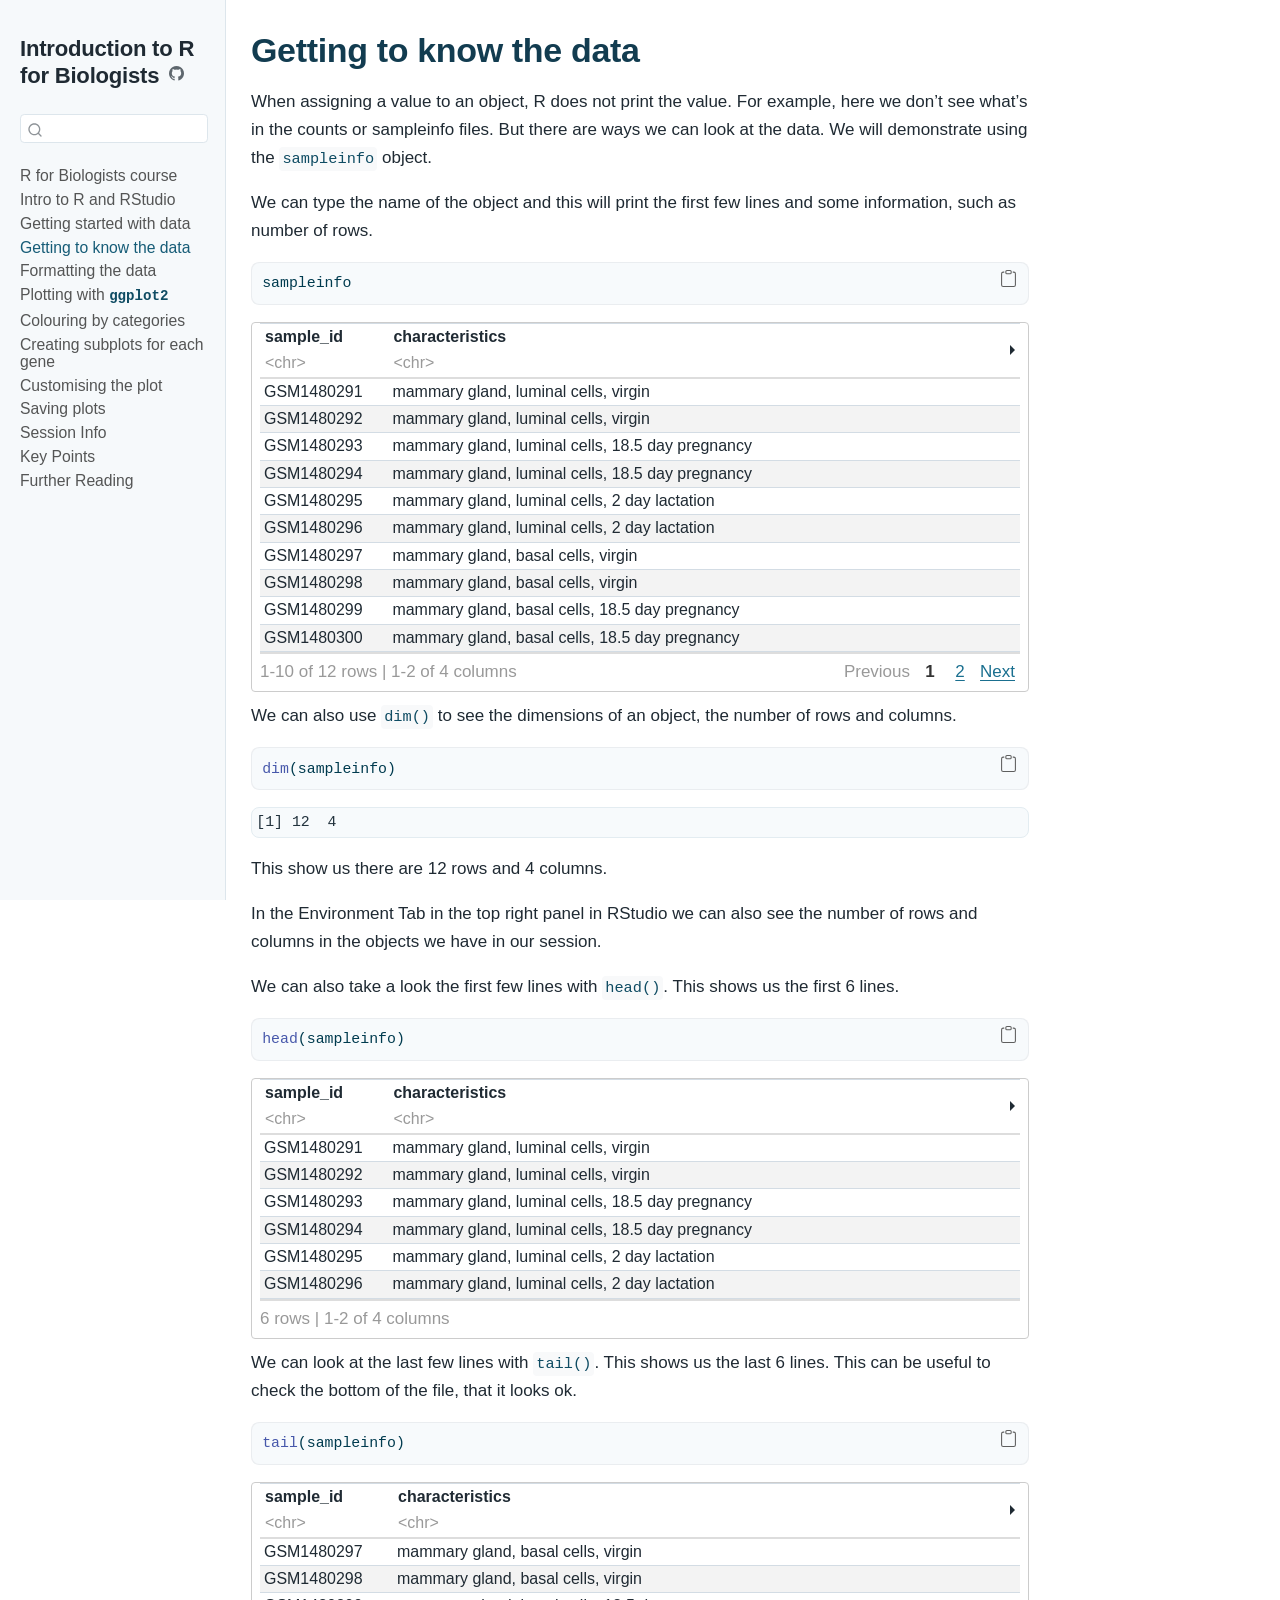
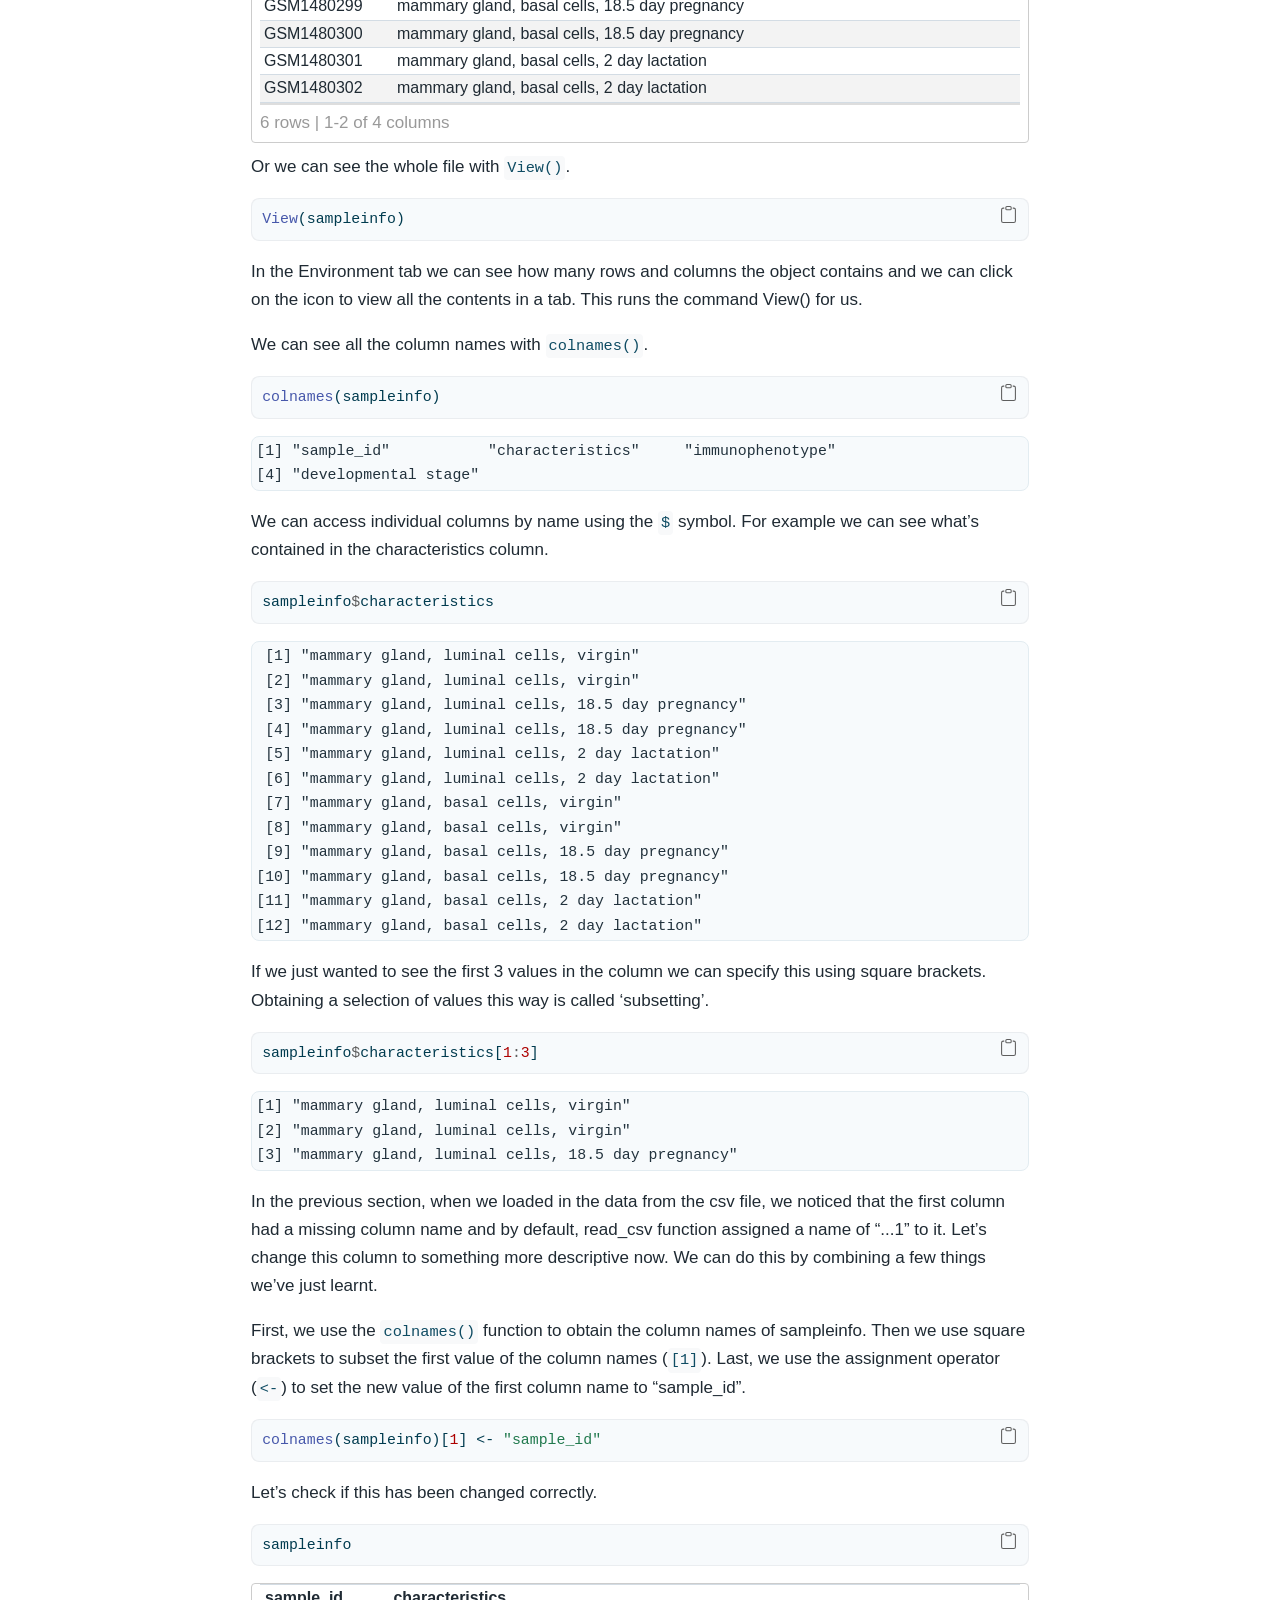
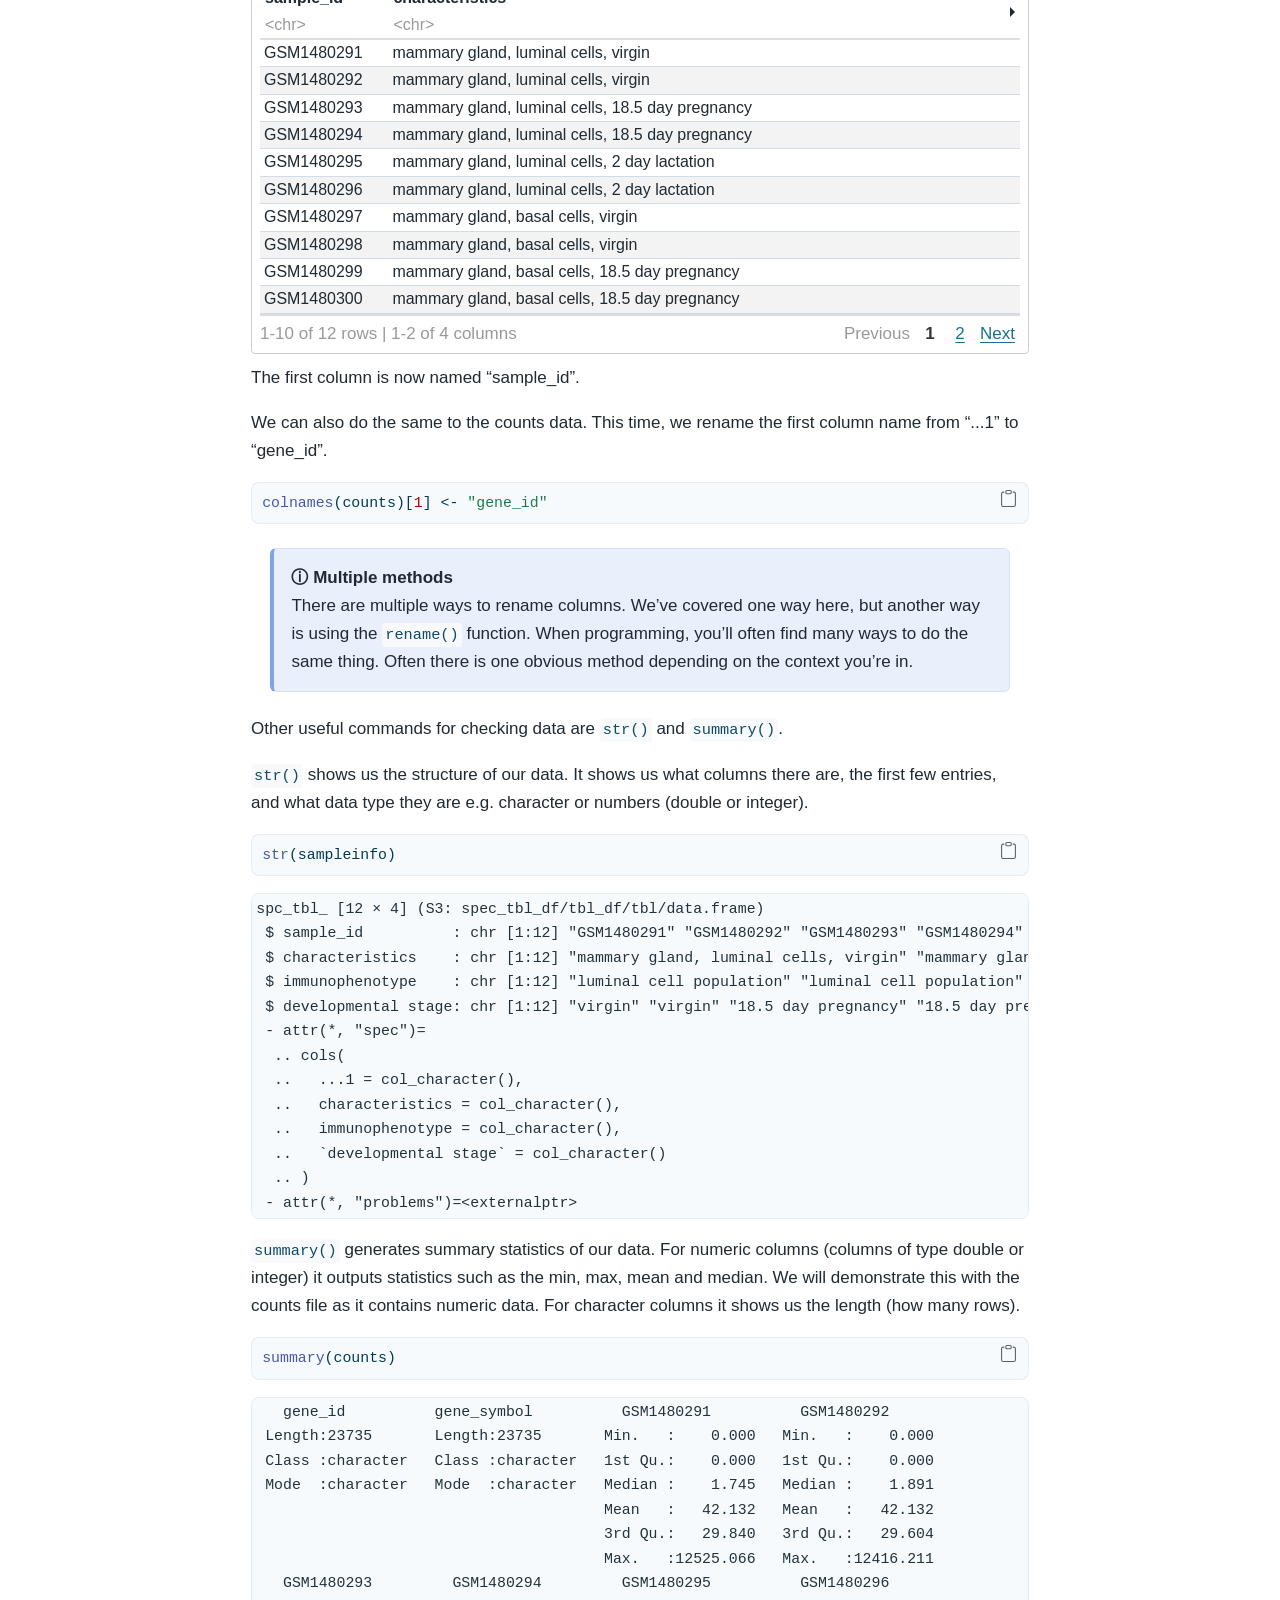
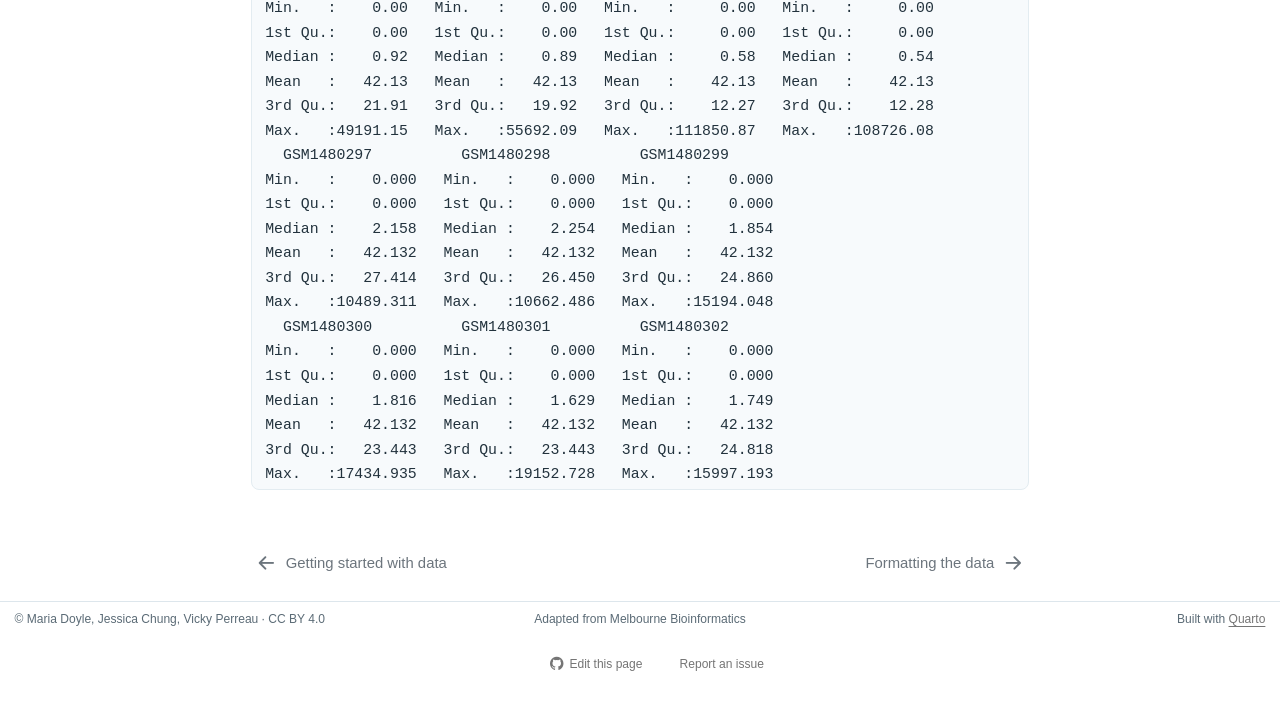
<file: docs/chapters/04-getting-to-know-the-data.html>
<!DOCTYPE html>
<html xmlns="http://www.w3.org/1999/xhtml" lang="en" xml:lang="en"><head>

<meta charset="utf-8">
<meta name="generator" content="quarto-1.4.554">

<meta name="viewport" content="width=device-width, initial-scale=1.0, user-scalable=yes">


<title>Introduction to R for Biologists - Getting to know the data</title>
<style>
code{white-space: pre-wrap;}
span.smallcaps{font-variant: small-caps;}
div.columns{display: flex; gap: min(4vw, 1.5em);}
div.column{flex: auto; overflow-x: auto;}
div.hanging-indent{margin-left: 1.5em; text-indent: -1.5em;}
ul.task-list{list-style: none;}
ul.task-list li input[type="checkbox"] {
  width: 0.8em;
  margin: 0 0.8em 0.2em -1em; /* quarto-specific, see https://github.com/quarto-dev/quarto-cli/issues/4556 */ 
  vertical-align: middle;
}
/* CSS for syntax highlighting */
pre > code.sourceCode { white-space: pre; position: relative; }
pre > code.sourceCode > span { line-height: 1.25; }
pre > code.sourceCode > span:empty { height: 1.2em; }
.sourceCode { overflow: visible; }
code.sourceCode > span { color: inherit; text-decoration: inherit; }
div.sourceCode { margin: 1em 0; }
pre.sourceCode { margin: 0; }
@media screen {
div.sourceCode { overflow: auto; }
}
@media print {
pre > code.sourceCode { white-space: pre-wrap; }
pre > code.sourceCode > span { text-indent: -5em; padding-left: 5em; }
}
pre.numberSource code
  { counter-reset: source-line 0; }
pre.numberSource code > span
  { position: relative; left: -4em; counter-increment: source-line; }
pre.numberSource code > span > a:first-child::before
  { content: counter(source-line);
    position: relative; left: -1em; text-align: right; vertical-align: baseline;
    border: none; display: inline-block;
    -webkit-touch-callout: none; -webkit-user-select: none;
    -khtml-user-select: none; -moz-user-select: none;
    -ms-user-select: none; user-select: none;
    padding: 0 4px; width: 4em;
  }
pre.numberSource { margin-left: 3em;  padding-left: 4px; }
div.sourceCode
  {   }
@media screen {
pre > code.sourceCode > span > a:first-child::before { text-decoration: underline; }
}
</style>


<script src="../site_libs/quarto-nav/quarto-nav.js"></script>
<script src="../site_libs/quarto-nav/headroom.min.js"></script>
<script src="../site_libs/clipboard/clipboard.min.js"></script>
<script src="../site_libs/quarto-search/autocomplete.umd.js"></script>
<script src="../site_libs/quarto-search/fuse.min.js"></script>
<script src="../site_libs/quarto-search/quarto-search.js"></script>
<meta name="quarto:offset" content="../">
<link href="../chapters/05-formatting-the-data.html" rel="next">
<link href="../chapters/03-getting-started-with-data.html" rel="prev">
<script src="../site_libs/quarto-html/quarto.js"></script>
<script src="../site_libs/quarto-html/popper.min.js"></script>
<script src="../site_libs/quarto-html/tippy.umd.min.js"></script>
<script src="../site_libs/quarto-html/anchor.min.js"></script>
<link href="../site_libs/quarto-html/tippy.css" rel="stylesheet">
<link href="../site_libs/quarto-html/quarto-syntax-highlighting.css" rel="stylesheet" id="quarto-text-highlighting-styles">
<script src="../site_libs/bootstrap/bootstrap.min.js"></script>
<link href="../site_libs/bootstrap/bootstrap-icons.css" rel="stylesheet">
<link href="../site_libs/bootstrap/bootstrap.min.css" rel="stylesheet" id="quarto-bootstrap" data-mode="light">
<script id="quarto-search-options" type="application/json">{
  "location": "sidebar",
  "copy-button": false,
  "collapse-after": 3,
  "panel-placement": "start",
  "type": "textbox",
  "limit": 50,
  "keyboard-shortcut": [
    "f",
    "/",
    "s"
  ],
  "show-item-context": false,
  "language": {
    "search-no-results-text": "No results",
    "search-matching-documents-text": "matching documents",
    "search-copy-link-title": "Copy link to search",
    "search-hide-matches-text": "Hide additional matches",
    "search-more-match-text": "more match in this document",
    "search-more-matches-text": "more matches in this document",
    "search-clear-button-title": "Clear",
    "search-text-placeholder": "",
    "search-detached-cancel-button-title": "Cancel",
    "search-submit-button-title": "Submit",
    "search-label": "Search"
  }
}</script>
<link href="../site_libs/pagedtable-1.1/css/pagedtable.css" rel="stylesheet">
<script src="../site_libs/pagedtable-1.1/js/pagedtable.js"></script>


</head>

<body class="nav-sidebar docked">

<div id="quarto-search-results"></div>
  <header id="quarto-header" class="headroom fixed-top">
  <nav class="quarto-secondary-nav">
    <div class="container-fluid d-flex">
      <button type="button" class="quarto-btn-toggle btn" data-bs-toggle="collapse" data-bs-target=".quarto-sidebar-collapse-item" aria-controls="quarto-sidebar" aria-expanded="false" aria-label="Toggle sidebar navigation" onclick="if (window.quartoToggleHeadroom) { window.quartoToggleHeadroom(); }">
        <i class="bi bi-layout-text-sidebar-reverse"></i>
      </button>
        <nav class="quarto-page-breadcrumbs" aria-label="breadcrumb"><ol class="breadcrumb"><li class="breadcrumb-item"><a href="../chapters/04-getting-to-know-the-data.html"><span class="chapter-title">Getting to know the data</span></a></li></ol></nav>
        <a class="flex-grow-1" role="button" data-bs-toggle="collapse" data-bs-target=".quarto-sidebar-collapse-item" aria-controls="quarto-sidebar" aria-expanded="false" aria-label="Toggle sidebar navigation" onclick="if (window.quartoToggleHeadroom) { window.quartoToggleHeadroom(); }">      
        </a>
      <button type="button" class="btn quarto-search-button" aria-label="" onclick="window.quartoOpenSearch();">
        <i class="bi bi-search"></i>
      </button>
    </div>
  </nav>
</header>
<!-- content -->
<div id="quarto-content" class="quarto-container page-columns page-rows-contents page-layout-article">
<!-- sidebar -->
  <nav id="quarto-sidebar" class="sidebar collapse collapse-horizontal quarto-sidebar-collapse-item sidebar-navigation docked overflow-auto">
    <div class="pt-lg-2 mt-2 text-left sidebar-header">
    <div class="sidebar-title mb-0 py-0">
      <a href="../">Introduction to R for Biologists</a> 
        <div class="sidebar-tools-main">
    <a href="https://github.com/Thanh-Phuc/intro-r-biologists" title="Source Code" class="quarto-navigation-tool px-1" aria-label="Source Code"><i class="bi bi-github"></i></a>
</div>
    </div>
      </div>
        <div class="mt-2 flex-shrink-0 align-items-center">
        <div class="sidebar-search">
        <div id="quarto-search" class="" title="Search"></div>
        </div>
        </div>
    <div class="sidebar-menu-container"> 
    <ul class="list-unstyled mt-1">
        <li class="sidebar-item">
  <div class="sidebar-item-container"> 
  <a href="../index.html" class="sidebar-item-text sidebar-link"><span class="chapter-title">R for Biologists course</span></a>
  </div>
</li>
        <li class="sidebar-item">
  <div class="sidebar-item-container"> 
  <a href="../chapters/02-intro-r-and-rstudio.html" class="sidebar-item-text sidebar-link"><span class="chapter-title">Intro to R and RStudio</span></a>
  </div>
</li>
        <li class="sidebar-item">
  <div class="sidebar-item-container"> 
  <a href="../chapters/03-getting-started-with-data.html" class="sidebar-item-text sidebar-link"><span class="chapter-title">Getting started with data</span></a>
  </div>
</li>
        <li class="sidebar-item">
  <div class="sidebar-item-container"> 
  <a href="../chapters/04-getting-to-know-the-data.html" class="sidebar-item-text sidebar-link active"><span class="chapter-title">Getting to know the data</span></a>
  </div>
</li>
        <li class="sidebar-item">
  <div class="sidebar-item-container"> 
  <a href="../chapters/05-formatting-the-data.html" class="sidebar-item-text sidebar-link"><span class="chapter-title">Formatting the data</span></a>
  </div>
</li>
        <li class="sidebar-item">
  <div class="sidebar-item-container"> 
  <a href="../chapters/06-plotting-with-ggplot2.html" class="sidebar-item-text sidebar-link"><span class="chapter-title">Plotting with <strong><code>ggplot2</code></strong></span></a>
  </div>
</li>
        <li class="sidebar-item">
  <div class="sidebar-item-container"> 
  <a href="../chapters/07-colouring-by-categories.html" class="sidebar-item-text sidebar-link"><span class="chapter-title">Colouring by categories</span></a>
  </div>
</li>
        <li class="sidebar-item">
  <div class="sidebar-item-container"> 
  <a href="../chapters/08-creating-subplots-for-each-gene.html" class="sidebar-item-text sidebar-link"><span class="chapter-title">Creating subplots for each gene</span></a>
  </div>
</li>
        <li class="sidebar-item">
  <div class="sidebar-item-container"> 
  <a href="../chapters/09-customising-the-plot.html" class="sidebar-item-text sidebar-link"><span class="chapter-title">Customising the plot</span></a>
  </div>
</li>
        <li class="sidebar-item">
  <div class="sidebar-item-container"> 
  <a href="../chapters/10-saving-plots.html" class="sidebar-item-text sidebar-link"><span class="chapter-title">Saving plots</span></a>
  </div>
</li>
        <li class="sidebar-item">
  <div class="sidebar-item-container"> 
  <a href="../chapters/11-session-info.html" class="sidebar-item-text sidebar-link"><span class="chapter-title">Session Info</span></a>
  </div>
</li>
        <li class="sidebar-item">
  <div class="sidebar-item-container"> 
  <a href="../chapters/12-key-points.html" class="sidebar-item-text sidebar-link"><span class="chapter-title">Key Points</span></a>
  </div>
</li>
        <li class="sidebar-item">
  <div class="sidebar-item-container"> 
  <a href="../chapters/13-further-reading.html" class="sidebar-item-text sidebar-link"><span class="chapter-title">Further Reading</span></a>
  </div>
</li>
    </ul>
    </div>
</nav>
<div id="quarto-sidebar-glass" class="quarto-sidebar-collapse-item" data-bs-toggle="collapse" data-bs-target=".quarto-sidebar-collapse-item"></div>
<!-- margin-sidebar -->
    <div id="quarto-margin-sidebar" class="sidebar margin-sidebar">
        
    </div>
<!-- main -->
<main class="content" id="quarto-document-content">

<header id="title-block-header" class="quarto-title-block default">
<div class="quarto-title">
<h1 class="title"><span class="chapter-title">Getting to know the data</span></h1>
</div>



<div class="quarto-title-meta">

    
  
    
  </div>
  


</header>


<p>When assigning a value to an object, R does not print the value. For example, here we don’t see what’s in the counts or sampleinfo files. But there are ways we can look at the data. We will demonstrate using the <code>sampleinfo</code> object.</p>
<p>We can type the name of the object and this will print the first few lines and some information, such as number of rows.</p>
<div class="cell">
<div class="sourceCode cell-code" id="cb1"><pre class="sourceCode r code-with-copy"><code class="sourceCode r"><span id="cb1-1"><a href="#cb1-1" aria-hidden="true" tabindex="-1"></a>sampleinfo</span></code><button title="Copy to Clipboard" class="code-copy-button"><i class="bi"></i></button></pre></div>
<div class="cell-output-display">
<div data-pagedtable="false">
  <script data-pagedtable-source="" type="application/json">
{"columns":[{"label":["sample_id"],"name":[1],"type":["chr"],"align":["left"]},{"label":["characteristics"],"name":[2],"type":["chr"],"align":["left"]},{"label":["immunophenotype"],"name":[3],"type":["chr"],"align":["left"]},{"label":["developmental stage"],"name":[4],"type":["chr"],"align":["left"]}],"data":[{"1":"GSM1480291","2":"mammary gland, luminal cells, virgin","3":"luminal cell population","4":"virgin"},{"1":"GSM1480292","2":"mammary gland, luminal cells, virgin","3":"luminal cell population","4":"virgin"},{"1":"GSM1480293","2":"mammary gland, luminal cells, 18.5 day pregnancy","3":"luminal cell population","4":"18.5 day pregnancy"},{"1":"GSM1480294","2":"mammary gland, luminal cells, 18.5 day pregnancy","3":"luminal cell population","4":"18.5 day pregnancy"},{"1":"GSM1480295","2":"mammary gland, luminal cells, 2 day lactation","3":"luminal cell population","4":"2 day lactation"},{"1":"GSM1480296","2":"mammary gland, luminal cells, 2 day lactation","3":"luminal cell population","4":"2 day lactation"},{"1":"GSM1480297","2":"mammary gland, basal cells, virgin","3":"basal cell population","4":"virgin"},{"1":"GSM1480298","2":"mammary gland, basal cells, virgin","3":"basal cell population","4":"virgin"},{"1":"GSM1480299","2":"mammary gland, basal cells, 18.5 day pregnancy","3":"basal cell population","4":"18.5 day pregnancy"},{"1":"GSM1480300","2":"mammary gland, basal cells, 18.5 day pregnancy","3":"basal cell population","4":"18.5 day pregnancy"},{"1":"GSM1480301","2":"mammary gland, basal cells, 2 day lactation","3":"basal cell population","4":"2 day lactation"},{"1":"GSM1480302","2":"mammary gland, basal cells, 2 day lactation","3":"basal cell population","4":"2 day lactation"}],"options":{"columns":{"min":{},"max":[10]},"rows":{"min":[10],"max":[10]},"pages":{}}}
  </script>
</div>
</div>
</div>
<p>We can also use <code>dim()</code> to see the dimensions of an object, the number of rows and columns.</p>
<div class="cell">
<div class="sourceCode cell-code" id="cb2"><pre class="sourceCode r code-with-copy"><code class="sourceCode r"><span id="cb2-1"><a href="#cb2-1" aria-hidden="true" tabindex="-1"></a><span class="fu">dim</span>(sampleinfo)</span></code><button title="Copy to Clipboard" class="code-copy-button"><i class="bi"></i></button></pre></div>
<div class="cell-output cell-output-stdout">
<pre><code>[1] 12  4</code></pre>
</div>
</div>
<p>This show us there are 12 rows and 4 columns.</p>
<p>In the Environment Tab in the top right panel in RStudio we can also see the number of rows and columns in the objects we have in our session.</p>
<p>We can also take a look the first few lines with <code>head()</code>. This shows us the first 6 lines.</p>
<div class="cell">
<div class="sourceCode cell-code" id="cb4"><pre class="sourceCode r code-with-copy"><code class="sourceCode r"><span id="cb4-1"><a href="#cb4-1" aria-hidden="true" tabindex="-1"></a><span class="fu">head</span>(sampleinfo)</span></code><button title="Copy to Clipboard" class="code-copy-button"><i class="bi"></i></button></pre></div>
<div class="cell-output-display">
<div data-pagedtable="false">
  <script data-pagedtable-source="" type="application/json">
{"columns":[{"label":["sample_id"],"name":[1],"type":["chr"],"align":["left"]},{"label":["characteristics"],"name":[2],"type":["chr"],"align":["left"]},{"label":["immunophenotype"],"name":[3],"type":["chr"],"align":["left"]},{"label":["developmental stage"],"name":[4],"type":["chr"],"align":["left"]}],"data":[{"1":"GSM1480291","2":"mammary gland, luminal cells, virgin","3":"luminal cell population","4":"virgin"},{"1":"GSM1480292","2":"mammary gland, luminal cells, virgin","3":"luminal cell population","4":"virgin"},{"1":"GSM1480293","2":"mammary gland, luminal cells, 18.5 day pregnancy","3":"luminal cell population","4":"18.5 day pregnancy"},{"1":"GSM1480294","2":"mammary gland, luminal cells, 18.5 day pregnancy","3":"luminal cell population","4":"18.5 day pregnancy"},{"1":"GSM1480295","2":"mammary gland, luminal cells, 2 day lactation","3":"luminal cell population","4":"2 day lactation"},{"1":"GSM1480296","2":"mammary gland, luminal cells, 2 day lactation","3":"luminal cell population","4":"2 day lactation"}],"options":{"columns":{"min":{},"max":[10]},"rows":{"min":[10],"max":[10]},"pages":{}}}
  </script>
</div>
</div>
</div>
<p>We can look at the last few lines with <code>tail()</code>. This shows us the last 6 lines. This can be useful to check the bottom of the file, that it looks ok.</p>
<div class="cell">
<div class="sourceCode cell-code" id="cb5"><pre class="sourceCode r code-with-copy"><code class="sourceCode r"><span id="cb5-1"><a href="#cb5-1" aria-hidden="true" tabindex="-1"></a><span class="fu">tail</span>(sampleinfo)</span></code><button title="Copy to Clipboard" class="code-copy-button"><i class="bi"></i></button></pre></div>
<div class="cell-output-display">
<div data-pagedtable="false">
  <script data-pagedtable-source="" type="application/json">
{"columns":[{"label":["sample_id"],"name":[1],"type":["chr"],"align":["left"]},{"label":["characteristics"],"name":[2],"type":["chr"],"align":["left"]},{"label":["immunophenotype"],"name":[3],"type":["chr"],"align":["left"]},{"label":["developmental stage"],"name":[4],"type":["chr"],"align":["left"]}],"data":[{"1":"GSM1480297","2":"mammary gland, basal cells, virgin","3":"basal cell population","4":"virgin"},{"1":"GSM1480298","2":"mammary gland, basal cells, virgin","3":"basal cell population","4":"virgin"},{"1":"GSM1480299","2":"mammary gland, basal cells, 18.5 day pregnancy","3":"basal cell population","4":"18.5 day pregnancy"},{"1":"GSM1480300","2":"mammary gland, basal cells, 18.5 day pregnancy","3":"basal cell population","4":"18.5 day pregnancy"},{"1":"GSM1480301","2":"mammary gland, basal cells, 2 day lactation","3":"basal cell population","4":"2 day lactation"},{"1":"GSM1480302","2":"mammary gland, basal cells, 2 day lactation","3":"basal cell population","4":"2 day lactation"}],"options":{"columns":{"min":{},"max":[10]},"rows":{"min":[10],"max":[10]},"pages":{}}}
  </script>
</div>
</div>
</div>
<p>Or we can see the whole file with <code>View()</code>.</p>
<div class="cell">
<div class="sourceCode cell-code" id="cb6"><pre class="sourceCode r code-with-copy"><code class="sourceCode r"><span id="cb6-1"><a href="#cb6-1" aria-hidden="true" tabindex="-1"></a><span class="fu">View</span>(sampleinfo)</span></code><button title="Copy to Clipboard" class="code-copy-button"><i class="bi"></i></button></pre></div>
</div>
<p>In the Environment tab we can see how many rows and columns the object contains and we can click on the icon to view all the contents in a tab. This runs the command View() for us.</p>
<p>We can see all the column names with <code>colnames()</code>.</p>
<div class="cell">
<div class="sourceCode cell-code" id="cb7"><pre class="sourceCode r code-with-copy"><code class="sourceCode r"><span id="cb7-1"><a href="#cb7-1" aria-hidden="true" tabindex="-1"></a><span class="fu">colnames</span>(sampleinfo)</span></code><button title="Copy to Clipboard" class="code-copy-button"><i class="bi"></i></button></pre></div>
<div class="cell-output cell-output-stdout">
<pre><code>[1] "sample_id"           "characteristics"     "immunophenotype"    
[4] "developmental stage"</code></pre>
</div>
</div>
<p>We can access individual columns by name using the <code>$</code> symbol. For example we can see what’s contained in the characteristics column.</p>
<div class="cell">
<div class="sourceCode cell-code" id="cb9"><pre class="sourceCode r code-with-copy"><code class="sourceCode r"><span id="cb9-1"><a href="#cb9-1" aria-hidden="true" tabindex="-1"></a>sampleinfo<span class="sc">$</span>characteristics</span></code><button title="Copy to Clipboard" class="code-copy-button"><i class="bi"></i></button></pre></div>
<div class="cell-output cell-output-stdout">
<pre><code> [1] "mammary gland, luminal cells, virgin"            
 [2] "mammary gland, luminal cells, virgin"            
 [3] "mammary gland, luminal cells, 18.5 day pregnancy"
 [4] "mammary gland, luminal cells, 18.5 day pregnancy"
 [5] "mammary gland, luminal cells, 2 day lactation"   
 [6] "mammary gland, luminal cells, 2 day lactation"   
 [7] "mammary gland, basal cells, virgin"              
 [8] "mammary gland, basal cells, virgin"              
 [9] "mammary gland, basal cells, 18.5 day pregnancy"  
[10] "mammary gland, basal cells, 18.5 day pregnancy"  
[11] "mammary gland, basal cells, 2 day lactation"     
[12] "mammary gland, basal cells, 2 day lactation"     </code></pre>
</div>
</div>
<p>If we just wanted to see the first 3 values in the column we can specify this using square brackets. Obtaining a selection of values this way is called ‘subsetting’.</p>
<div class="cell">
<div class="sourceCode cell-code" id="cb11"><pre class="sourceCode r code-with-copy"><code class="sourceCode r"><span id="cb11-1"><a href="#cb11-1" aria-hidden="true" tabindex="-1"></a>sampleinfo<span class="sc">$</span>characteristics[<span class="dv">1</span><span class="sc">:</span><span class="dv">3</span>]</span></code><button title="Copy to Clipboard" class="code-copy-button"><i class="bi"></i></button></pre></div>
<div class="cell-output cell-output-stdout">
<pre><code>[1] "mammary gland, luminal cells, virgin"            
[2] "mammary gland, luminal cells, virgin"            
[3] "mammary gland, luminal cells, 18.5 day pregnancy"</code></pre>
</div>
</div>
<p>In the previous section, when we loaded in the data from the csv file, we noticed that the first column had a missing column name and by default, read_csv function assigned a name of “...1” to it. Let’s change this column to something more descriptive now. We can do this by combining a few things we’ve just learnt.</p>
<p>First, we use the <code>colnames()</code> function to obtain the column names of sampleinfo. Then we use square brackets to subset the first value of the column names (<code>[1]</code>). Last, we use the assignment operator (<code>&lt;-</code>) to set the new value of the first column name to “sample_id”.</p>
<div class="cell">
<div class="sourceCode cell-code" id="cb13"><pre class="sourceCode r code-with-copy"><code class="sourceCode r"><span id="cb13-1"><a href="#cb13-1" aria-hidden="true" tabindex="-1"></a><span class="fu">colnames</span>(sampleinfo)[<span class="dv">1</span>] <span class="ot">&lt;-</span> <span class="st">"sample_id"</span></span></code><button title="Copy to Clipboard" class="code-copy-button"><i class="bi"></i></button></pre></div>
</div>
<p>Let’s check if this has been changed correctly.</p>
<div class="cell">
<div class="sourceCode cell-code" id="cb14"><pre class="sourceCode r code-with-copy"><code class="sourceCode r"><span id="cb14-1"><a href="#cb14-1" aria-hidden="true" tabindex="-1"></a>sampleinfo</span></code><button title="Copy to Clipboard" class="code-copy-button"><i class="bi"></i></button></pre></div>
<div class="cell-output-display">
<div data-pagedtable="false">
  <script data-pagedtable-source="" type="application/json">
{"columns":[{"label":["sample_id"],"name":[1],"type":["chr"],"align":["left"]},{"label":["characteristics"],"name":[2],"type":["chr"],"align":["left"]},{"label":["immunophenotype"],"name":[3],"type":["chr"],"align":["left"]},{"label":["developmental stage"],"name":[4],"type":["chr"],"align":["left"]}],"data":[{"1":"GSM1480291","2":"mammary gland, luminal cells, virgin","3":"luminal cell population","4":"virgin"},{"1":"GSM1480292","2":"mammary gland, luminal cells, virgin","3":"luminal cell population","4":"virgin"},{"1":"GSM1480293","2":"mammary gland, luminal cells, 18.5 day pregnancy","3":"luminal cell population","4":"18.5 day pregnancy"},{"1":"GSM1480294","2":"mammary gland, luminal cells, 18.5 day pregnancy","3":"luminal cell population","4":"18.5 day pregnancy"},{"1":"GSM1480295","2":"mammary gland, luminal cells, 2 day lactation","3":"luminal cell population","4":"2 day lactation"},{"1":"GSM1480296","2":"mammary gland, luminal cells, 2 day lactation","3":"luminal cell population","4":"2 day lactation"},{"1":"GSM1480297","2":"mammary gland, basal cells, virgin","3":"basal cell population","4":"virgin"},{"1":"GSM1480298","2":"mammary gland, basal cells, virgin","3":"basal cell population","4":"virgin"},{"1":"GSM1480299","2":"mammary gland, basal cells, 18.5 day pregnancy","3":"basal cell population","4":"18.5 day pregnancy"},{"1":"GSM1480300","2":"mammary gland, basal cells, 18.5 day pregnancy","3":"basal cell population","4":"18.5 day pregnancy"},{"1":"GSM1480301","2":"mammary gland, basal cells, 2 day lactation","3":"basal cell population","4":"2 day lactation"},{"1":"GSM1480302","2":"mammary gland, basal cells, 2 day lactation","3":"basal cell population","4":"2 day lactation"}],"options":{"columns":{"min":{},"max":[10]},"rows":{"min":[10],"max":[10]},"pages":{}}}
  </script>
</div>
</div>
</div>
<p>The first column is now named “sample_id”.</p>
<p>We can also do the same to the counts data. This time, we rename the first column name from “...1” to “gene_id”.</p>
<div class="cell">
<div class="sourceCode cell-code" id="cb15"><pre class="sourceCode r code-with-copy"><code class="sourceCode r"><span id="cb15-1"><a href="#cb15-1" aria-hidden="true" tabindex="-1"></a><span class="fu">colnames</span>(counts)[<span class="dv">1</span>] <span class="ot">&lt;-</span> <span class="st">"gene_id"</span></span></code><button title="Copy to Clipboard" class="code-copy-button"><i class="bi"></i></button></pre></div>
</div>
<p>
</p><div class="info">
<p><strong>ⓘ Multiple methods</strong><br>
There are multiple ways to rename columns. We’ve covered one way here, but another way is using the <code>rename()</code> function. When programming, you’ll often find many ways to do the same thing. Often there is one obvious method depending on the context you’re in.</p>
</div>
<p></p>
<p>Other useful commands for checking data are <code>str()</code> and <code>summary()</code>.</p>
<p><code>str()</code> shows us the structure of our data. It shows us what columns there are, the first few entries, and what data type they are e.g.&nbsp;character or numbers (double or integer).</p>
<div class="cell">
<div class="sourceCode cell-code" id="cb16"><pre class="sourceCode r code-with-copy"><code class="sourceCode r"><span id="cb16-1"><a href="#cb16-1" aria-hidden="true" tabindex="-1"></a><span class="fu">str</span>(sampleinfo)</span></code><button title="Copy to Clipboard" class="code-copy-button"><i class="bi"></i></button></pre></div>
<div class="cell-output cell-output-stdout">
<pre><code>spc_tbl_ [12 × 4] (S3: spec_tbl_df/tbl_df/tbl/data.frame)
 $ sample_id          : chr [1:12] "GSM1480291" "GSM1480292" "GSM1480293" "GSM1480294" ...
 $ characteristics    : chr [1:12] "mammary gland, luminal cells, virgin" "mammary gland, luminal cells, virgin" "mammary gland, luminal cells, 18.5 day pregnancy" "mammary gland, luminal cells, 18.5 day pregnancy" ...
 $ immunophenotype    : chr [1:12] "luminal cell population" "luminal cell population" "luminal cell population" "luminal cell population" ...
 $ developmental stage: chr [1:12] "virgin" "virgin" "18.5 day pregnancy" "18.5 day pregnancy" ...
 - attr(*, "spec")=
  .. cols(
  ..   ...1 = col_character(),
  ..   characteristics = col_character(),
  ..   immunophenotype = col_character(),
  ..   `developmental stage` = col_character()
  .. )
 - attr(*, "problems")=&lt;externalptr&gt; </code></pre>
</div>
</div>
<p><code>summary()</code> generates summary statistics of our data. For numeric columns (columns of type double or integer) it outputs statistics such as the min, max, mean and median. We will demonstrate this with the counts file as it contains numeric data. For character columns it shows us the length (how many rows).</p>
<div class="cell">
<div class="sourceCode cell-code" id="cb18"><pre class="sourceCode r code-with-copy"><code class="sourceCode r"><span id="cb18-1"><a href="#cb18-1" aria-hidden="true" tabindex="-1"></a><span class="fu">summary</span>(counts)</span></code><button title="Copy to Clipboard" class="code-copy-button"><i class="bi"></i></button></pre></div>
<div class="cell-output cell-output-stdout">
<pre><code>   gene_id          gene_symbol          GSM1480291          GSM1480292       
 Length:23735       Length:23735       Min.   :    0.000   Min.   :    0.000  
 Class :character   Class :character   1st Qu.:    0.000   1st Qu.:    0.000  
 Mode  :character   Mode  :character   Median :    1.745   Median :    1.891  
                                       Mean   :   42.132   Mean   :   42.132  
                                       3rd Qu.:   29.840   3rd Qu.:   29.604  
                                       Max.   :12525.066   Max.   :12416.211  
   GSM1480293         GSM1480294         GSM1480295          GSM1480296       
 Min.   :    0.00   Min.   :    0.00   Min.   :     0.00   Min.   :     0.00  
 1st Qu.:    0.00   1st Qu.:    0.00   1st Qu.:     0.00   1st Qu.:     0.00  
 Median :    0.92   Median :    0.89   Median :     0.58   Median :     0.54  
 Mean   :   42.13   Mean   :   42.13   Mean   :    42.13   Mean   :    42.13  
 3rd Qu.:   21.91   3rd Qu.:   19.92   3rd Qu.:    12.27   3rd Qu.:    12.28  
 Max.   :49191.15   Max.   :55692.09   Max.   :111850.87   Max.   :108726.08  
   GSM1480297          GSM1480298          GSM1480299       
 Min.   :    0.000   Min.   :    0.000   Min.   :    0.000  
 1st Qu.:    0.000   1st Qu.:    0.000   1st Qu.:    0.000  
 Median :    2.158   Median :    2.254   Median :    1.854  
 Mean   :   42.132   Mean   :   42.132   Mean   :   42.132  
 3rd Qu.:   27.414   3rd Qu.:   26.450   3rd Qu.:   24.860  
 Max.   :10489.311   Max.   :10662.486   Max.   :15194.048  
   GSM1480300          GSM1480301          GSM1480302       
 Min.   :    0.000   Min.   :    0.000   Min.   :    0.000  
 1st Qu.:    0.000   1st Qu.:    0.000   1st Qu.:    0.000  
 Median :    1.816   Median :    1.629   Median :    1.749  
 Mean   :   42.132   Mean   :   42.132   Mean   :   42.132  
 3rd Qu.:   23.443   3rd Qu.:   23.443   3rd Qu.:   24.818  
 Max.   :17434.935   Max.   :19152.728   Max.   :15997.193  </code></pre>
</div>
</div>



</main> <!-- /main -->
<script id="quarto-html-after-body" type="application/javascript">
window.document.addEventListener("DOMContentLoaded", function (event) {
  const toggleBodyColorMode = (bsSheetEl) => {
    const mode = bsSheetEl.getAttribute("data-mode");
    const bodyEl = window.document.querySelector("body");
    if (mode === "dark") {
      bodyEl.classList.add("quarto-dark");
      bodyEl.classList.remove("quarto-light");
    } else {
      bodyEl.classList.add("quarto-light");
      bodyEl.classList.remove("quarto-dark");
    }
  }
  const toggleBodyColorPrimary = () => {
    const bsSheetEl = window.document.querySelector("link#quarto-bootstrap");
    if (bsSheetEl) {
      toggleBodyColorMode(bsSheetEl);
    }
  }
  toggleBodyColorPrimary();  
  const icon = "";
  const anchorJS = new window.AnchorJS();
  anchorJS.options = {
    placement: 'right',
    icon: icon
  };
  anchorJS.add('.anchored');
  const isCodeAnnotation = (el) => {
    for (const clz of el.classList) {
      if (clz.startsWith('code-annotation-')) {                     
        return true;
      }
    }
    return false;
  }
  const clipboard = new window.ClipboardJS('.code-copy-button', {
    text: function(trigger) {
      const codeEl = trigger.previousElementSibling.cloneNode(true);
      for (const childEl of codeEl.children) {
        if (isCodeAnnotation(childEl)) {
          childEl.remove();
        }
      }
      return codeEl.innerText;
    }
  });
  clipboard.on('success', function(e) {
    // button target
    const button = e.trigger;
    // don't keep focus
    button.blur();
    // flash "checked"
    button.classList.add('code-copy-button-checked');
    var currentTitle = button.getAttribute("title");
    button.setAttribute("title", "Copied!");
    let tooltip;
    if (window.bootstrap) {
      button.setAttribute("data-bs-toggle", "tooltip");
      button.setAttribute("data-bs-placement", "left");
      button.setAttribute("data-bs-title", "Copied!");
      tooltip = new bootstrap.Tooltip(button, 
        { trigger: "manual", 
          customClass: "code-copy-button-tooltip",
          offset: [0, -8]});
      tooltip.show();    
    }
    setTimeout(function() {
      if (tooltip) {
        tooltip.hide();
        button.removeAttribute("data-bs-title");
        button.removeAttribute("data-bs-toggle");
        button.removeAttribute("data-bs-placement");
      }
      button.setAttribute("title", currentTitle);
      button.classList.remove('code-copy-button-checked');
    }, 1000);
    // clear code selection
    e.clearSelection();
  });
    var localhostRegex = new RegExp(/^(?:http|https):\/\/localhost\:?[0-9]*\//);
    var mailtoRegex = new RegExp(/^mailto:/);
      var filterRegex = new RegExp('/' + window.location.host + '/');
    var isInternal = (href) => {
        return filterRegex.test(href) || localhostRegex.test(href) || mailtoRegex.test(href);
    }
    // Inspect non-navigation links and adorn them if external
 	var links = window.document.querySelectorAll('a[href]:not(.nav-link):not(.navbar-brand):not(.toc-action):not(.sidebar-link):not(.sidebar-item-toggle):not(.pagination-link):not(.no-external):not([aria-hidden]):not(.dropdown-item):not(.quarto-navigation-tool)');
    for (var i=0; i<links.length; i++) {
      const link = links[i];
      if (!isInternal(link.href)) {
        // undo the damage that might have been done by quarto-nav.js in the case of
        // links that we want to consider external
        if (link.dataset.originalHref !== undefined) {
          link.href = link.dataset.originalHref;
        }
          // target, if specified
          link.setAttribute("target", "_blank");
          if (link.getAttribute("rel") === null) {
            link.setAttribute("rel", "noopener");
          }
      }
    }
  function tippyHover(el, contentFn, onTriggerFn, onUntriggerFn) {
    const config = {
      allowHTML: true,
      maxWidth: 500,
      delay: 100,
      arrow: false,
      appendTo: function(el) {
          return el.parentElement;
      },
      interactive: true,
      interactiveBorder: 10,
      theme: 'quarto',
      placement: 'bottom-start',
    };
    if (contentFn) {
      config.content = contentFn;
    }
    if (onTriggerFn) {
      config.onTrigger = onTriggerFn;
    }
    if (onUntriggerFn) {
      config.onUntrigger = onUntriggerFn;
    }
    window.tippy(el, config); 
  }
  const noterefs = window.document.querySelectorAll('a[role="doc-noteref"]');
  for (var i=0; i<noterefs.length; i++) {
    const ref = noterefs[i];
    tippyHover(ref, function() {
      // use id or data attribute instead here
      let href = ref.getAttribute('data-footnote-href') || ref.getAttribute('href');
      try { href = new URL(href).hash; } catch {}
      const id = href.replace(/^#\/?/, "");
      const note = window.document.getElementById(id);
      if (note) {
        return note.innerHTML;
      } else {
        return "";
      }
    });
  }
  const xrefs = window.document.querySelectorAll('a.quarto-xref');
  const processXRef = (id, note) => {
    // Strip column container classes
    const stripColumnClz = (el) => {
      el.classList.remove("page-full", "page-columns");
      if (el.children) {
        for (const child of el.children) {
          stripColumnClz(child);
        }
      }
    }
    stripColumnClz(note)
    if (id === null || id.startsWith('sec-')) {
      // Special case sections, only their first couple elements
      const container = document.createElement("div");
      if (note.children && note.children.length > 2) {
        container.appendChild(note.children[0].cloneNode(true));
        for (let i = 1; i < note.children.length; i++) {
          const child = note.children[i];
          if (child.tagName === "P" && child.innerText === "") {
            continue;
          } else {
            container.appendChild(child.cloneNode(true));
            break;
          }
        }
        if (window.Quarto?.typesetMath) {
          window.Quarto.typesetMath(container);
        }
        return container.innerHTML
      } else {
        if (window.Quarto?.typesetMath) {
          window.Quarto.typesetMath(note);
        }
        return note.innerHTML;
      }
    } else {
      // Remove any anchor links if they are present
      const anchorLink = note.querySelector('a.anchorjs-link');
      if (anchorLink) {
        anchorLink.remove();
      }
      if (window.Quarto?.typesetMath) {
        window.Quarto.typesetMath(note);
      }
      // TODO in 1.5, we should make sure this works without a callout special case
      if (note.classList.contains("callout")) {
        return note.outerHTML;
      } else {
        return note.innerHTML;
      }
    }
  }
  for (var i=0; i<xrefs.length; i++) {
    const xref = xrefs[i];
    tippyHover(xref, undefined, function(instance) {
      instance.disable();
      let url = xref.getAttribute('href');
      let hash = undefined; 
      if (url.startsWith('#')) {
        hash = url;
      } else {
        try { hash = new URL(url).hash; } catch {}
      }
      if (hash) {
        const id = hash.replace(/^#\/?/, "");
        const note = window.document.getElementById(id);
        if (note !== null) {
          try {
            const html = processXRef(id, note.cloneNode(true));
            instance.setContent(html);
          } finally {
            instance.enable();
            instance.show();
          }
        } else {
          // See if we can fetch this
          fetch(url.split('#')[0])
          .then(res => res.text())
          .then(html => {
            const parser = new DOMParser();
            const htmlDoc = parser.parseFromString(html, "text/html");
            const note = htmlDoc.getElementById(id);
            if (note !== null) {
              const html = processXRef(id, note);
              instance.setContent(html);
            } 
          }).finally(() => {
            instance.enable();
            instance.show();
          });
        }
      } else {
        // See if we can fetch a full url (with no hash to target)
        // This is a special case and we should probably do some content thinning / targeting
        fetch(url)
        .then(res => res.text())
        .then(html => {
          const parser = new DOMParser();
          const htmlDoc = parser.parseFromString(html, "text/html");
          const note = htmlDoc.querySelector('main.content');
          if (note !== null) {
            // This should only happen for chapter cross references
            // (since there is no id in the URL)
            // remove the first header
            if (note.children.length > 0 && note.children[0].tagName === "HEADER") {
              note.children[0].remove();
            }
            const html = processXRef(null, note);
            instance.setContent(html);
          } 
        }).finally(() => {
          instance.enable();
          instance.show();
        });
      }
    }, function(instance) {
    });
  }
      let selectedAnnoteEl;
      const selectorForAnnotation = ( cell, annotation) => {
        let cellAttr = 'data-code-cell="' + cell + '"';
        let lineAttr = 'data-code-annotation="' +  annotation + '"';
        const selector = 'span[' + cellAttr + '][' + lineAttr + ']';
        return selector;
      }
      const selectCodeLines = (annoteEl) => {
        const doc = window.document;
        const targetCell = annoteEl.getAttribute("data-target-cell");
        const targetAnnotation = annoteEl.getAttribute("data-target-annotation");
        const annoteSpan = window.document.querySelector(selectorForAnnotation(targetCell, targetAnnotation));
        const lines = annoteSpan.getAttribute("data-code-lines").split(",");
        const lineIds = lines.map((line) => {
          return targetCell + "-" + line;
        })
        let top = null;
        let height = null;
        let parent = null;
        if (lineIds.length > 0) {
            //compute the position of the single el (top and bottom and make a div)
            const el = window.document.getElementById(lineIds[0]);
            top = el.offsetTop;
            height = el.offsetHeight;
            parent = el.parentElement.parentElement;
          if (lineIds.length > 1) {
            const lastEl = window.document.getElementById(lineIds[lineIds.length - 1]);
            const bottom = lastEl.offsetTop + lastEl.offsetHeight;
            height = bottom - top;
          }
          if (top !== null && height !== null && parent !== null) {
            // cook up a div (if necessary) and position it 
            let div = window.document.getElementById("code-annotation-line-highlight");
            if (div === null) {
              div = window.document.createElement("div");
              div.setAttribute("id", "code-annotation-line-highlight");
              div.style.position = 'absolute';
              parent.appendChild(div);
            }
            div.style.top = top - 2 + "px";
            div.style.height = height + 4 + "px";
            div.style.left = 0;
            let gutterDiv = window.document.getElementById("code-annotation-line-highlight-gutter");
            if (gutterDiv === null) {
              gutterDiv = window.document.createElement("div");
              gutterDiv.setAttribute("id", "code-annotation-line-highlight-gutter");
              gutterDiv.style.position = 'absolute';
              const codeCell = window.document.getElementById(targetCell);
              const gutter = codeCell.querySelector('.code-annotation-gutter');
              gutter.appendChild(gutterDiv);
            }
            gutterDiv.style.top = top - 2 + "px";
            gutterDiv.style.height = height + 4 + "px";
          }
          selectedAnnoteEl = annoteEl;
        }
      };
      const unselectCodeLines = () => {
        const elementsIds = ["code-annotation-line-highlight", "code-annotation-line-highlight-gutter"];
        elementsIds.forEach((elId) => {
          const div = window.document.getElementById(elId);
          if (div) {
            div.remove();
          }
        });
        selectedAnnoteEl = undefined;
      };
        // Handle positioning of the toggle
    window.addEventListener(
      "resize",
      throttle(() => {
        elRect = undefined;
        if (selectedAnnoteEl) {
          selectCodeLines(selectedAnnoteEl);
        }
      }, 10)
    );
    function throttle(fn, ms) {
    let throttle = false;
    let timer;
      return (...args) => {
        if(!throttle) { // first call gets through
            fn.apply(this, args);
            throttle = true;
        } else { // all the others get throttled
            if(timer) clearTimeout(timer); // cancel #2
            timer = setTimeout(() => {
              fn.apply(this, args);
              timer = throttle = false;
            }, ms);
        }
      };
    }
      // Attach click handler to the DT
      const annoteDls = window.document.querySelectorAll('dt[data-target-cell]');
      for (const annoteDlNode of annoteDls) {
        annoteDlNode.addEventListener('click', (event) => {
          const clickedEl = event.target;
          if (clickedEl !== selectedAnnoteEl) {
            unselectCodeLines();
            const activeEl = window.document.querySelector('dt[data-target-cell].code-annotation-active');
            if (activeEl) {
              activeEl.classList.remove('code-annotation-active');
            }
            selectCodeLines(clickedEl);
            clickedEl.classList.add('code-annotation-active');
          } else {
            // Unselect the line
            unselectCodeLines();
            clickedEl.classList.remove('code-annotation-active');
          }
        });
      }
  const findCites = (el) => {
    const parentEl = el.parentElement;
    if (parentEl) {
      const cites = parentEl.dataset.cites;
      if (cites) {
        return {
          el,
          cites: cites.split(' ')
        };
      } else {
        return findCites(el.parentElement)
      }
    } else {
      return undefined;
    }
  };
  var bibliorefs = window.document.querySelectorAll('a[role="doc-biblioref"]');
  for (var i=0; i<bibliorefs.length; i++) {
    const ref = bibliorefs[i];
    const citeInfo = findCites(ref);
    if (citeInfo) {
      tippyHover(citeInfo.el, function() {
        var popup = window.document.createElement('div');
        citeInfo.cites.forEach(function(cite) {
          var citeDiv = window.document.createElement('div');
          citeDiv.classList.add('hanging-indent');
          citeDiv.classList.add('csl-entry');
          var biblioDiv = window.document.getElementById('ref-' + cite);
          if (biblioDiv) {
            citeDiv.innerHTML = biblioDiv.innerHTML;
          }
          popup.appendChild(citeDiv);
        });
        return popup.innerHTML;
      });
    }
  }
});
</script>
<nav class="page-navigation">
  <div class="nav-page nav-page-previous">
      <a href="../chapters/03-getting-started-with-data.html" class="pagination-link" aria-label="Getting started with data">
        <i class="bi bi-arrow-left-short"></i> <span class="nav-page-text"><span class="chapter-title">Getting started with data</span></span>
      </a>          
  </div>
  <div class="nav-page nav-page-next">
      <a href="../chapters/05-formatting-the-data.html" class="pagination-link" aria-label="Formatting the data">
        <span class="nav-page-text"><span class="chapter-title">Formatting the data</span></span> <i class="bi bi-arrow-right-short"></i>
      </a>
  </div>
</nav>
</div> <!-- /content -->
<footer class="footer">
  <div class="nav-footer">
    <div class="nav-footer-left">
<p>© Maria Doyle, Jessica Chung, Vicky Perreau · CC BY 4.0</p>
</div>   
    <div class="nav-footer-center">
<p>Adapted from Melbourne Bioinformatics</p>
<div class="toc-actions"><ul><li><a href="https://github.com/Thanh-Phuc/intro-r-biologists/edit/main/chapters/04-getting-to-know-the-data.qmd" class="toc-action"><i class="bi bi-github"></i>Edit this page</a></li><li><a href="https://github.com/Thanh-Phuc/intro-r-biologists/issues/new" class="toc-action"><i class="bi empty"></i>Report an issue</a></li></ul></div></div>
    <div class="nav-footer-right">
<p>Built with <a href="https://quarto.org">Quarto</a></p>
</div>
  </div>
</footer>




</body></html>
</file>
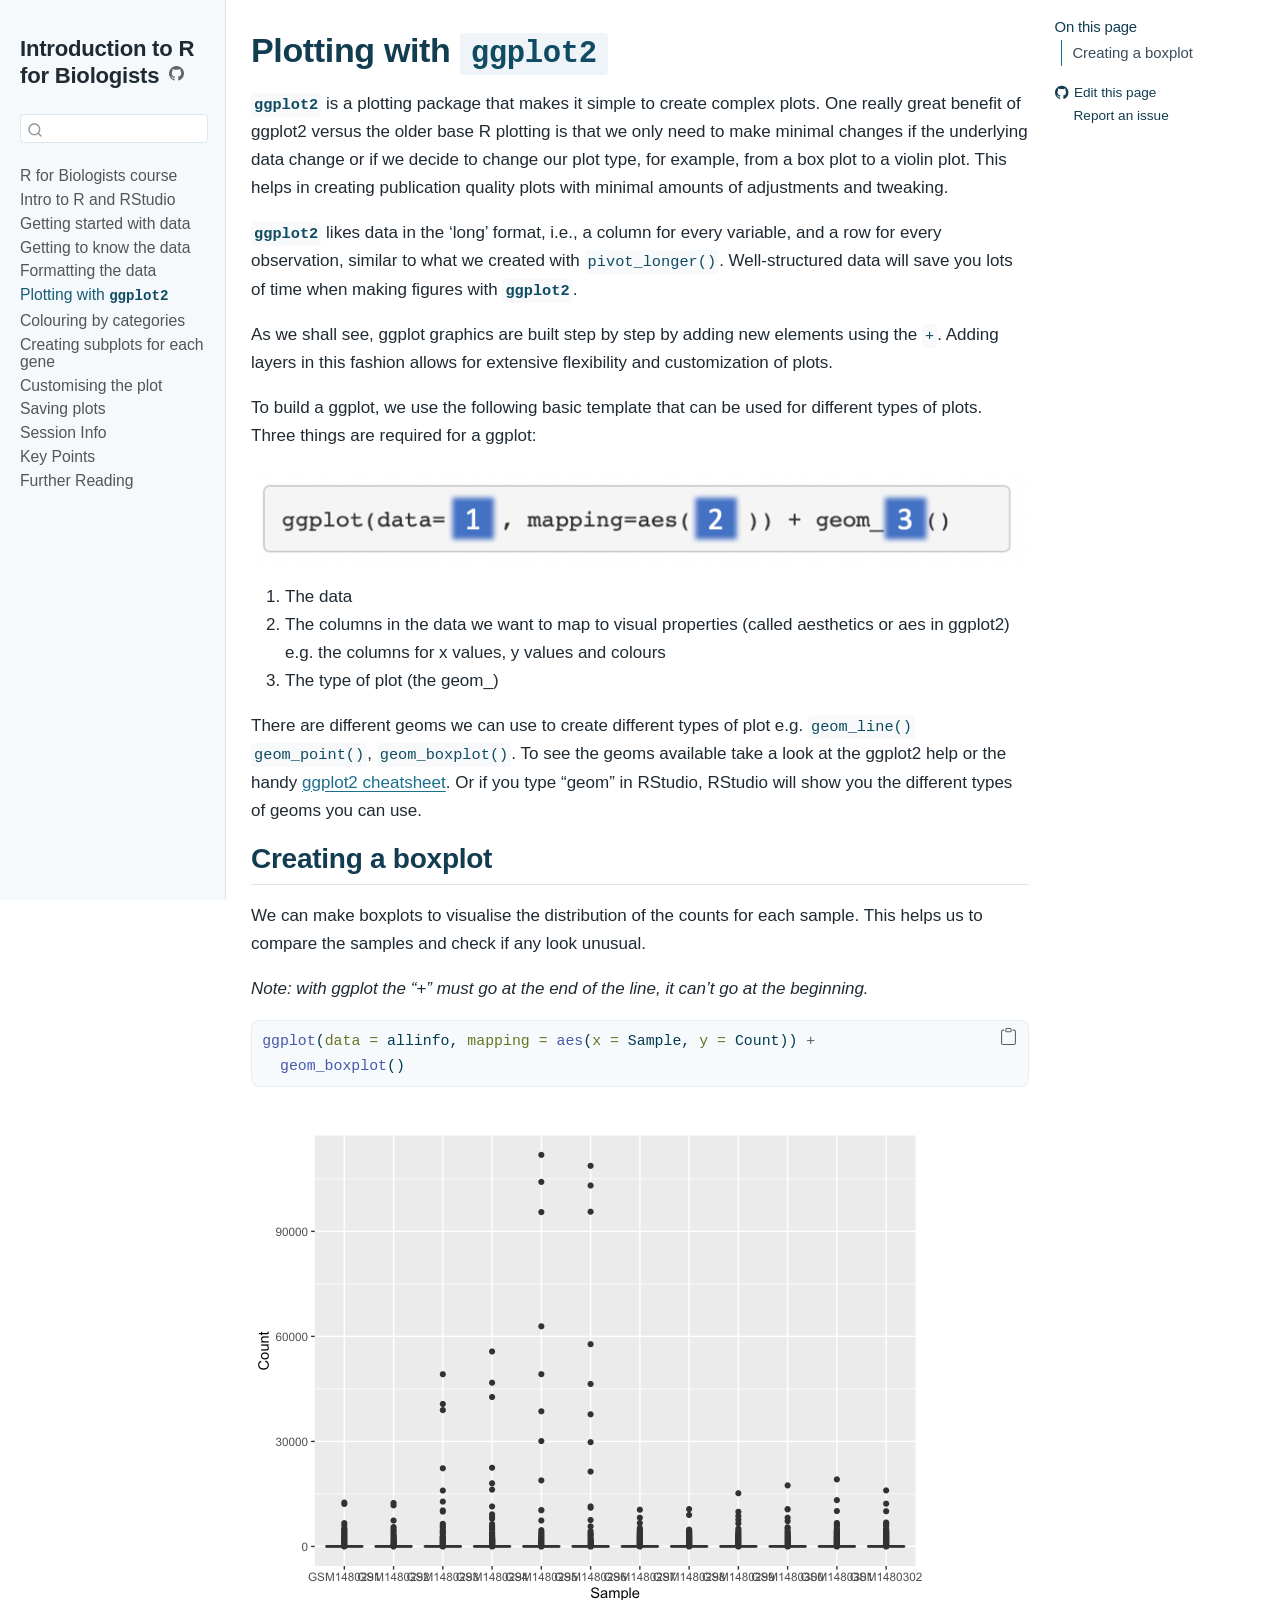
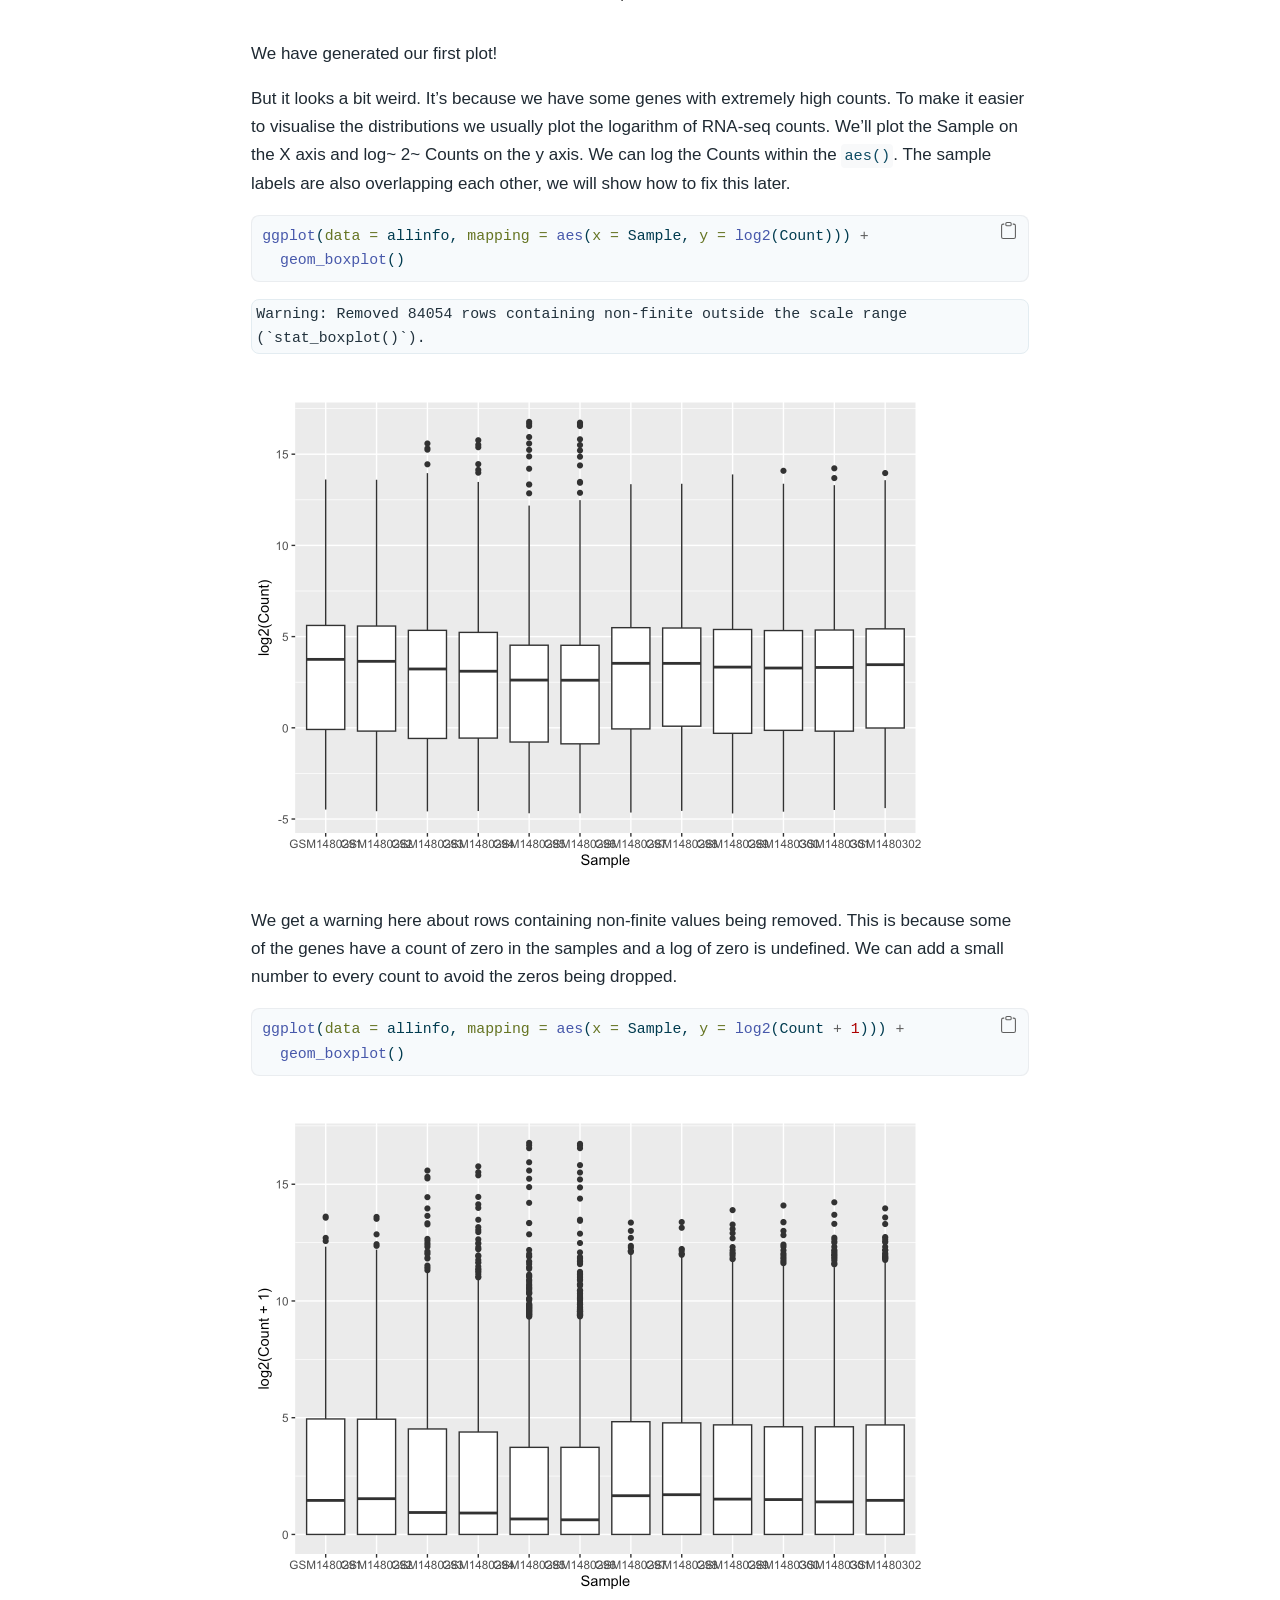
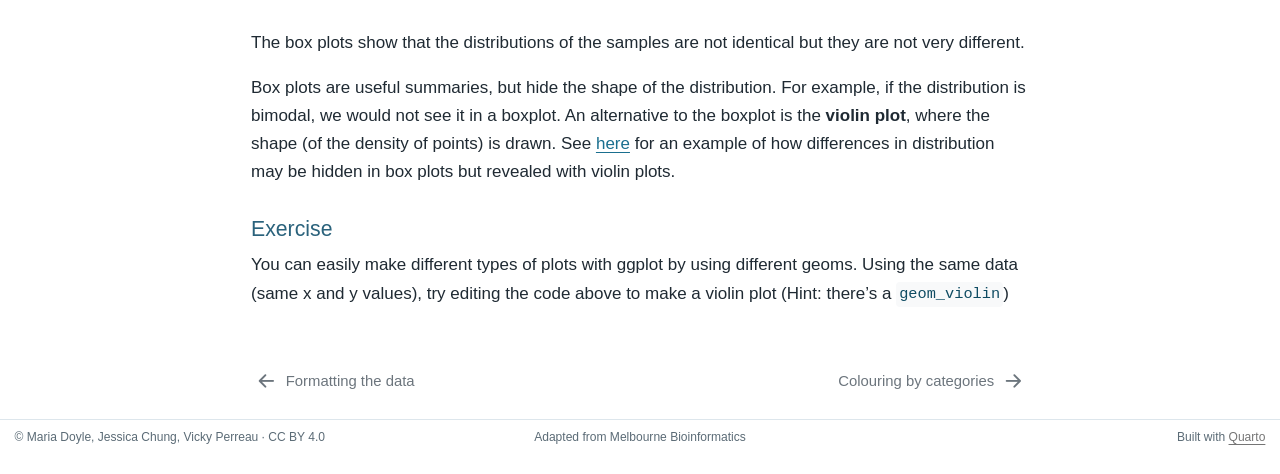
<file: docs/chapters/06-plotting-with-ggplot2.html>
<!DOCTYPE html>
<html xmlns="http://www.w3.org/1999/xhtml" lang="en" xml:lang="en"><head>

<meta charset="utf-8">
<meta name="generator" content="quarto-1.4.554">

<meta name="viewport" content="width=device-width, initial-scale=1.0, user-scalable=yes">


<title>Introduction to R for Biologists - Plotting with ggplot2</title>
<style>
code{white-space: pre-wrap;}
span.smallcaps{font-variant: small-caps;}
div.columns{display: flex; gap: min(4vw, 1.5em);}
div.column{flex: auto; overflow-x: auto;}
div.hanging-indent{margin-left: 1.5em; text-indent: -1.5em;}
ul.task-list{list-style: none;}
ul.task-list li input[type="checkbox"] {
  width: 0.8em;
  margin: 0 0.8em 0.2em -1em; /* quarto-specific, see https://github.com/quarto-dev/quarto-cli/issues/4556 */ 
  vertical-align: middle;
}
/* CSS for syntax highlighting */
pre > code.sourceCode { white-space: pre; position: relative; }
pre > code.sourceCode > span { line-height: 1.25; }
pre > code.sourceCode > span:empty { height: 1.2em; }
.sourceCode { overflow: visible; }
code.sourceCode > span { color: inherit; text-decoration: inherit; }
div.sourceCode { margin: 1em 0; }
pre.sourceCode { margin: 0; }
@media screen {
div.sourceCode { overflow: auto; }
}
@media print {
pre > code.sourceCode { white-space: pre-wrap; }
pre > code.sourceCode > span { text-indent: -5em; padding-left: 5em; }
}
pre.numberSource code
  { counter-reset: source-line 0; }
pre.numberSource code > span
  { position: relative; left: -4em; counter-increment: source-line; }
pre.numberSource code > span > a:first-child::before
  { content: counter(source-line);
    position: relative; left: -1em; text-align: right; vertical-align: baseline;
    border: none; display: inline-block;
    -webkit-touch-callout: none; -webkit-user-select: none;
    -khtml-user-select: none; -moz-user-select: none;
    -ms-user-select: none; user-select: none;
    padding: 0 4px; width: 4em;
  }
pre.numberSource { margin-left: 3em;  padding-left: 4px; }
div.sourceCode
  {   }
@media screen {
pre > code.sourceCode > span > a:first-child::before { text-decoration: underline; }
}
</style>


<script src="../site_libs/quarto-nav/quarto-nav.js"></script>
<script src="../site_libs/quarto-nav/headroom.min.js"></script>
<script src="../site_libs/clipboard/clipboard.min.js"></script>
<script src="../site_libs/quarto-search/autocomplete.umd.js"></script>
<script src="../site_libs/quarto-search/fuse.min.js"></script>
<script src="../site_libs/quarto-search/quarto-search.js"></script>
<meta name="quarto:offset" content="../">
<link href="../chapters/07-colouring-by-categories.html" rel="next">
<link href="../chapters/05-formatting-the-data.html" rel="prev">
<script src="../site_libs/quarto-html/quarto.js"></script>
<script src="../site_libs/quarto-html/popper.min.js"></script>
<script src="../site_libs/quarto-html/tippy.umd.min.js"></script>
<script src="../site_libs/quarto-html/anchor.min.js"></script>
<link href="../site_libs/quarto-html/tippy.css" rel="stylesheet">
<link href="../site_libs/quarto-html/quarto-syntax-highlighting.css" rel="stylesheet" id="quarto-text-highlighting-styles">
<script src="../site_libs/bootstrap/bootstrap.min.js"></script>
<link href="../site_libs/bootstrap/bootstrap-icons.css" rel="stylesheet">
<link href="../site_libs/bootstrap/bootstrap.min.css" rel="stylesheet" id="quarto-bootstrap" data-mode="light">
<script id="quarto-search-options" type="application/json">{
  "location": "sidebar",
  "copy-button": false,
  "collapse-after": 3,
  "panel-placement": "start",
  "type": "textbox",
  "limit": 50,
  "keyboard-shortcut": [
    "f",
    "/",
    "s"
  ],
  "show-item-context": false,
  "language": {
    "search-no-results-text": "No results",
    "search-matching-documents-text": "matching documents",
    "search-copy-link-title": "Copy link to search",
    "search-hide-matches-text": "Hide additional matches",
    "search-more-match-text": "more match in this document",
    "search-more-matches-text": "more matches in this document",
    "search-clear-button-title": "Clear",
    "search-text-placeholder": "",
    "search-detached-cancel-button-title": "Cancel",
    "search-submit-button-title": "Submit",
    "search-label": "Search"
  }
}</script>
<link href="../site_libs/pagedtable-1.1/css/pagedtable.css" rel="stylesheet">
<script src="../site_libs/pagedtable-1.1/js/pagedtable.js"></script>


</head>

<body class="nav-sidebar docked">

<div id="quarto-search-results"></div>
  <header id="quarto-header" class="headroom fixed-top">
  <nav class="quarto-secondary-nav">
    <div class="container-fluid d-flex">
      <button type="button" class="quarto-btn-toggle btn" data-bs-toggle="collapse" data-bs-target=".quarto-sidebar-collapse-item" aria-controls="quarto-sidebar" aria-expanded="false" aria-label="Toggle sidebar navigation" onclick="if (window.quartoToggleHeadroom) { window.quartoToggleHeadroom(); }">
        <i class="bi bi-layout-text-sidebar-reverse"></i>
      </button>
        <nav class="quarto-page-breadcrumbs" aria-label="breadcrumb"><ol class="breadcrumb"><li class="breadcrumb-item"><a href="../chapters/06-plotting-with-ggplot2.html"><span class="chapter-title">Plotting with <strong><code>ggplot2</code></strong></span></a></li></ol></nav>
        <a class="flex-grow-1" role="button" data-bs-toggle="collapse" data-bs-target=".quarto-sidebar-collapse-item" aria-controls="quarto-sidebar" aria-expanded="false" aria-label="Toggle sidebar navigation" onclick="if (window.quartoToggleHeadroom) { window.quartoToggleHeadroom(); }">      
        </a>
      <button type="button" class="btn quarto-search-button" aria-label="" onclick="window.quartoOpenSearch();">
        <i class="bi bi-search"></i>
      </button>
    </div>
  </nav>
</header>
<!-- content -->
<div id="quarto-content" class="quarto-container page-columns page-rows-contents page-layout-article">
<!-- sidebar -->
  <nav id="quarto-sidebar" class="sidebar collapse collapse-horizontal quarto-sidebar-collapse-item sidebar-navigation docked overflow-auto">
    <div class="pt-lg-2 mt-2 text-left sidebar-header">
    <div class="sidebar-title mb-0 py-0">
      <a href="../">Introduction to R for Biologists</a> 
        <div class="sidebar-tools-main">
    <a href="https://github.com/Thanh-Phuc/intro-r-biologists" title="Source Code" class="quarto-navigation-tool px-1" aria-label="Source Code"><i class="bi bi-github"></i></a>
</div>
    </div>
      </div>
        <div class="mt-2 flex-shrink-0 align-items-center">
        <div class="sidebar-search">
        <div id="quarto-search" class="" title="Search"></div>
        </div>
        </div>
    <div class="sidebar-menu-container"> 
    <ul class="list-unstyled mt-1">
        <li class="sidebar-item">
  <div class="sidebar-item-container"> 
  <a href="../index.html" class="sidebar-item-text sidebar-link"><span class="chapter-title">R for Biologists course</span></a>
  </div>
</li>
        <li class="sidebar-item">
  <div class="sidebar-item-container"> 
  <a href="../chapters/02-intro-r-and-rstudio.html" class="sidebar-item-text sidebar-link"><span class="chapter-title">Intro to R and RStudio</span></a>
  </div>
</li>
        <li class="sidebar-item">
  <div class="sidebar-item-container"> 
  <a href="../chapters/03-getting-started-with-data.html" class="sidebar-item-text sidebar-link"><span class="chapter-title">Getting started with data</span></a>
  </div>
</li>
        <li class="sidebar-item">
  <div class="sidebar-item-container"> 
  <a href="../chapters/04-getting-to-know-the-data.html" class="sidebar-item-text sidebar-link"><span class="chapter-title">Getting to know the data</span></a>
  </div>
</li>
        <li class="sidebar-item">
  <div class="sidebar-item-container"> 
  <a href="../chapters/05-formatting-the-data.html" class="sidebar-item-text sidebar-link"><span class="chapter-title">Formatting the data</span></a>
  </div>
</li>
        <li class="sidebar-item">
  <div class="sidebar-item-container"> 
  <a href="../chapters/06-plotting-with-ggplot2.html" class="sidebar-item-text sidebar-link active"><span class="chapter-title">Plotting with <strong><code>ggplot2</code></strong></span></a>
  </div>
</li>
        <li class="sidebar-item">
  <div class="sidebar-item-container"> 
  <a href="../chapters/07-colouring-by-categories.html" class="sidebar-item-text sidebar-link"><span class="chapter-title">Colouring by categories</span></a>
  </div>
</li>
        <li class="sidebar-item">
  <div class="sidebar-item-container"> 
  <a href="../chapters/08-creating-subplots-for-each-gene.html" class="sidebar-item-text sidebar-link"><span class="chapter-title">Creating subplots for each gene</span></a>
  </div>
</li>
        <li class="sidebar-item">
  <div class="sidebar-item-container"> 
  <a href="../chapters/09-customising-the-plot.html" class="sidebar-item-text sidebar-link"><span class="chapter-title">Customising the plot</span></a>
  </div>
</li>
        <li class="sidebar-item">
  <div class="sidebar-item-container"> 
  <a href="../chapters/10-saving-plots.html" class="sidebar-item-text sidebar-link"><span class="chapter-title">Saving plots</span></a>
  </div>
</li>
        <li class="sidebar-item">
  <div class="sidebar-item-container"> 
  <a href="../chapters/11-session-info.html" class="sidebar-item-text sidebar-link"><span class="chapter-title">Session Info</span></a>
  </div>
</li>
        <li class="sidebar-item">
  <div class="sidebar-item-container"> 
  <a href="../chapters/12-key-points.html" class="sidebar-item-text sidebar-link"><span class="chapter-title">Key Points</span></a>
  </div>
</li>
        <li class="sidebar-item">
  <div class="sidebar-item-container"> 
  <a href="../chapters/13-further-reading.html" class="sidebar-item-text sidebar-link"><span class="chapter-title">Further Reading</span></a>
  </div>
</li>
    </ul>
    </div>
</nav>
<div id="quarto-sidebar-glass" class="quarto-sidebar-collapse-item" data-bs-toggle="collapse" data-bs-target=".quarto-sidebar-collapse-item"></div>
<!-- margin-sidebar -->
    <div id="quarto-margin-sidebar" class="sidebar margin-sidebar">
        <nav id="TOC" role="doc-toc" class="toc-active">
    <h2 id="toc-title">On this page</h2>
   
  <ul>
  <li><a href="#creating-a-boxplot" id="toc-creating-a-boxplot" class="nav-link active" data-scroll-target="#creating-a-boxplot">Creating a boxplot</a></li>
  </ul>
<div class="toc-actions"><ul><li><a href="https://github.com/Thanh-Phuc/intro-r-biologists/edit/main/chapters/06-plotting-with-ggplot2.qmd" class="toc-action"><i class="bi bi-github"></i>Edit this page</a></li><li><a href="https://github.com/Thanh-Phuc/intro-r-biologists/issues/new" class="toc-action"><i class="bi empty"></i>Report an issue</a></li></ul></div></nav>
    </div>
<!-- main -->
<main class="content" id="quarto-document-content">

<header id="title-block-header" class="quarto-title-block default">
<div class="quarto-title">
<h1 class="title"><span class="chapter-title">Plotting with <strong><code>ggplot2</code></strong></span></h1>
</div>



<div class="quarto-title-meta">

    
  
    
  </div>
  


</header>


<p><strong><code>ggplot2</code></strong> is a plotting package that makes it simple to create complex plots. One really great benefit of ggplot2 versus the older base R plotting is that we only need to make minimal changes if the underlying data change or if we decide to change our plot type, for example, from a box plot to a violin plot. This helps in creating publication quality plots with minimal amounts of adjustments and tweaking.</p>
<p><strong><code>ggplot2</code></strong> likes data in the ‘long’ format, i.e., a column for every variable, and a row for every observation, similar to what we created with <code>pivot_longer()</code>. Well-structured data will save you lots of time when making figures with <strong><code>ggplot2</code></strong>.</p>
<p>As we shall see, ggplot graphics are built step by step by adding new elements using the <code>+</code>. Adding layers in this fashion allows for extensive flexibility and customization of plots.</p>
<p>To build a ggplot, we use the following basic template that can be used for different types of plots. Three things are required for a ggplot:</p>
<p><img src="../images/ggplot_template.png" class="img-fluid"></p>
<ol type="1">
<li>The data</li>
<li>The columns in the data we want to map to visual properties (called aesthetics or aes in ggplot2) e.g.&nbsp;the columns for x values, y values and colours</li>
<li>The type of plot (the geom_)</li>
</ol>
<p>There are different geoms we can use to create different types of plot e.g.&nbsp;<code>geom_line()</code> <code>geom_point()</code>, <code>geom_boxplot()</code>. To see the geoms available take a look at the ggplot2 help or the handy <a href="https://github.com/rstudio/cheatsheets/raw/master/data-visualization-2.1.pdf">ggplot2 cheatsheet</a>. Or if you type “geom” in RStudio, RStudio will show you the different types of geoms you can use.</p>
<section id="creating-a-boxplot" class="level2">
<h2 class="anchored" data-anchor-id="creating-a-boxplot">Creating a boxplot</h2>
<p>We can make boxplots to visualise the distribution of the counts for each sample. This helps us to compare the samples and check if any look unusual.</p>
<p><em>Note: with ggplot the “+” must go at the end of the line, it can’t go at the beginning.</em></p>
<div class="cell">
<div class="sourceCode cell-code" id="cb1"><pre class="sourceCode r code-with-copy"><code class="sourceCode r"><span id="cb1-1"><a href="#cb1-1" aria-hidden="true" tabindex="-1"></a><span class="fu">ggplot</span>(<span class="at">data =</span> allinfo, <span class="at">mapping =</span> <span class="fu">aes</span>(<span class="at">x =</span> Sample, <span class="at">y =</span> Count)) <span class="sc">+</span> </span>
<span id="cb1-2"><a href="#cb1-2" aria-hidden="true" tabindex="-1"></a>  <span class="fu">geom_boxplot</span>()</span></code><button title="Copy to Clipboard" class="code-copy-button"><i class="bi"></i></button></pre></div>
<div class="cell-output-display">
<div>
<figure class="figure">
<p><img src="06-plotting-with-ggplot2_files/figure-html/unnamed-chunk-1-1.png" class="img-fluid figure-img" width="672"></p>
</figure>
</div>
</div>
</div>
<p>We have generated our first plot!</p>
<p>But it looks a bit weird. It’s because we have some genes with extremely high counts. To make it easier to visualise the distributions we usually plot the logarithm of RNA-seq counts. We’ll plot the Sample on the X axis and log~ 2~ Counts on the y axis. We can log the Counts within the <code>aes()</code>. The sample labels are also overlapping each other, we will show how to fix this later.</p>
<div class="cell">
<div class="sourceCode cell-code" id="cb2"><pre class="sourceCode r code-with-copy"><code class="sourceCode r"><span id="cb2-1"><a href="#cb2-1" aria-hidden="true" tabindex="-1"></a><span class="fu">ggplot</span>(<span class="at">data =</span> allinfo, <span class="at">mapping =</span> <span class="fu">aes</span>(<span class="at">x =</span> Sample, <span class="at">y =</span> <span class="fu">log2</span>(Count))) <span class="sc">+</span> </span>
<span id="cb2-2"><a href="#cb2-2" aria-hidden="true" tabindex="-1"></a>  <span class="fu">geom_boxplot</span>()</span></code><button title="Copy to Clipboard" class="code-copy-button"><i class="bi"></i></button></pre></div>
<div class="cell-output cell-output-stderr">
<pre><code>Warning: Removed 84054 rows containing non-finite outside the scale range
(`stat_boxplot()`).</code></pre>
</div>
<div class="cell-output-display">
<div>
<figure class="figure">
<p><img src="06-plotting-with-ggplot2_files/figure-html/unnamed-chunk-2-1.png" class="img-fluid figure-img" width="672"></p>
</figure>
</div>
</div>
</div>
<p>We get a warning here about rows containing non-finite values being removed. This is because some of the genes have a count of zero in the samples and a log of zero is undefined. We can add a small number to every count to avoid the zeros being dropped.</p>
<div class="cell">
<div class="sourceCode cell-code" id="cb4"><pre class="sourceCode r code-with-copy"><code class="sourceCode r"><span id="cb4-1"><a href="#cb4-1" aria-hidden="true" tabindex="-1"></a><span class="fu">ggplot</span>(<span class="at">data =</span> allinfo, <span class="at">mapping =</span> <span class="fu">aes</span>(<span class="at">x =</span> Sample, <span class="at">y =</span> <span class="fu">log2</span>(Count <span class="sc">+</span> <span class="dv">1</span>))) <span class="sc">+</span> </span>
<span id="cb4-2"><a href="#cb4-2" aria-hidden="true" tabindex="-1"></a>  <span class="fu">geom_boxplot</span>()</span></code><button title="Copy to Clipboard" class="code-copy-button"><i class="bi"></i></button></pre></div>
<div class="cell-output-display">
<div>
<figure class="figure">
<p><img src="06-plotting-with-ggplot2_files/figure-html/unnamed-chunk-3-1.png" class="img-fluid figure-img" width="672"></p>
</figure>
</div>
</div>
</div>
<p>The box plots show that the distributions of the samples are not identical but they are not very different.</p>
<p>Box plots are useful summaries, but hide the shape of the distribution. For example, if the distribution is bimodal, we would not see it in a boxplot. An alternative to the boxplot is the <strong>violin plot</strong>, where the shape (of the density of points) is drawn. See <a href="https://blog.bioturing.com/2018/05/16/5-reasons-you-should-use-a-violin-graph/">here</a> for an example of how differences in distribution may be hidden in box plots but revealed with violin plots.</p>
<section id="exercise" class="level4">
<h4 class="anchored" data-anchor-id="exercise">Exercise</h4>
<p>You can easily make different types of plots with ggplot by using different geoms. Using the same data (same x and y values), try editing the code above to make a violin plot (Hint: there’s a <code>geom_violin</code>)</p>


</section>
</section>

</main> <!-- /main -->
<script id="quarto-html-after-body" type="application/javascript">
window.document.addEventListener("DOMContentLoaded", function (event) {
  const toggleBodyColorMode = (bsSheetEl) => {
    const mode = bsSheetEl.getAttribute("data-mode");
    const bodyEl = window.document.querySelector("body");
    if (mode === "dark") {
      bodyEl.classList.add("quarto-dark");
      bodyEl.classList.remove("quarto-light");
    } else {
      bodyEl.classList.add("quarto-light");
      bodyEl.classList.remove("quarto-dark");
    }
  }
  const toggleBodyColorPrimary = () => {
    const bsSheetEl = window.document.querySelector("link#quarto-bootstrap");
    if (bsSheetEl) {
      toggleBodyColorMode(bsSheetEl);
    }
  }
  toggleBodyColorPrimary();  
  const icon = "";
  const anchorJS = new window.AnchorJS();
  anchorJS.options = {
    placement: 'right',
    icon: icon
  };
  anchorJS.add('.anchored');
  const isCodeAnnotation = (el) => {
    for (const clz of el.classList) {
      if (clz.startsWith('code-annotation-')) {                     
        return true;
      }
    }
    return false;
  }
  const clipboard = new window.ClipboardJS('.code-copy-button', {
    text: function(trigger) {
      const codeEl = trigger.previousElementSibling.cloneNode(true);
      for (const childEl of codeEl.children) {
        if (isCodeAnnotation(childEl)) {
          childEl.remove();
        }
      }
      return codeEl.innerText;
    }
  });
  clipboard.on('success', function(e) {
    // button target
    const button = e.trigger;
    // don't keep focus
    button.blur();
    // flash "checked"
    button.classList.add('code-copy-button-checked');
    var currentTitle = button.getAttribute("title");
    button.setAttribute("title", "Copied!");
    let tooltip;
    if (window.bootstrap) {
      button.setAttribute("data-bs-toggle", "tooltip");
      button.setAttribute("data-bs-placement", "left");
      button.setAttribute("data-bs-title", "Copied!");
      tooltip = new bootstrap.Tooltip(button, 
        { trigger: "manual", 
          customClass: "code-copy-button-tooltip",
          offset: [0, -8]});
      tooltip.show();    
    }
    setTimeout(function() {
      if (tooltip) {
        tooltip.hide();
        button.removeAttribute("data-bs-title");
        button.removeAttribute("data-bs-toggle");
        button.removeAttribute("data-bs-placement");
      }
      button.setAttribute("title", currentTitle);
      button.classList.remove('code-copy-button-checked');
    }, 1000);
    // clear code selection
    e.clearSelection();
  });
    var localhostRegex = new RegExp(/^(?:http|https):\/\/localhost\:?[0-9]*\//);
    var mailtoRegex = new RegExp(/^mailto:/);
      var filterRegex = new RegExp('/' + window.location.host + '/');
    var isInternal = (href) => {
        return filterRegex.test(href) || localhostRegex.test(href) || mailtoRegex.test(href);
    }
    // Inspect non-navigation links and adorn them if external
 	var links = window.document.querySelectorAll('a[href]:not(.nav-link):not(.navbar-brand):not(.toc-action):not(.sidebar-link):not(.sidebar-item-toggle):not(.pagination-link):not(.no-external):not([aria-hidden]):not(.dropdown-item):not(.quarto-navigation-tool)');
    for (var i=0; i<links.length; i++) {
      const link = links[i];
      if (!isInternal(link.href)) {
        // undo the damage that might have been done by quarto-nav.js in the case of
        // links that we want to consider external
        if (link.dataset.originalHref !== undefined) {
          link.href = link.dataset.originalHref;
        }
          // target, if specified
          link.setAttribute("target", "_blank");
          if (link.getAttribute("rel") === null) {
            link.setAttribute("rel", "noopener");
          }
      }
    }
  function tippyHover(el, contentFn, onTriggerFn, onUntriggerFn) {
    const config = {
      allowHTML: true,
      maxWidth: 500,
      delay: 100,
      arrow: false,
      appendTo: function(el) {
          return el.parentElement;
      },
      interactive: true,
      interactiveBorder: 10,
      theme: 'quarto',
      placement: 'bottom-start',
    };
    if (contentFn) {
      config.content = contentFn;
    }
    if (onTriggerFn) {
      config.onTrigger = onTriggerFn;
    }
    if (onUntriggerFn) {
      config.onUntrigger = onUntriggerFn;
    }
    window.tippy(el, config); 
  }
  const noterefs = window.document.querySelectorAll('a[role="doc-noteref"]');
  for (var i=0; i<noterefs.length; i++) {
    const ref = noterefs[i];
    tippyHover(ref, function() {
      // use id or data attribute instead here
      let href = ref.getAttribute('data-footnote-href') || ref.getAttribute('href');
      try { href = new URL(href).hash; } catch {}
      const id = href.replace(/^#\/?/, "");
      const note = window.document.getElementById(id);
      if (note) {
        return note.innerHTML;
      } else {
        return "";
      }
    });
  }
  const xrefs = window.document.querySelectorAll('a.quarto-xref');
  const processXRef = (id, note) => {
    // Strip column container classes
    const stripColumnClz = (el) => {
      el.classList.remove("page-full", "page-columns");
      if (el.children) {
        for (const child of el.children) {
          stripColumnClz(child);
        }
      }
    }
    stripColumnClz(note)
    if (id === null || id.startsWith('sec-')) {
      // Special case sections, only their first couple elements
      const container = document.createElement("div");
      if (note.children && note.children.length > 2) {
        container.appendChild(note.children[0].cloneNode(true));
        for (let i = 1; i < note.children.length; i++) {
          const child = note.children[i];
          if (child.tagName === "P" && child.innerText === "") {
            continue;
          } else {
            container.appendChild(child.cloneNode(true));
            break;
          }
        }
        if (window.Quarto?.typesetMath) {
          window.Quarto.typesetMath(container);
        }
        return container.innerHTML
      } else {
        if (window.Quarto?.typesetMath) {
          window.Quarto.typesetMath(note);
        }
        return note.innerHTML;
      }
    } else {
      // Remove any anchor links if they are present
      const anchorLink = note.querySelector('a.anchorjs-link');
      if (anchorLink) {
        anchorLink.remove();
      }
      if (window.Quarto?.typesetMath) {
        window.Quarto.typesetMath(note);
      }
      // TODO in 1.5, we should make sure this works without a callout special case
      if (note.classList.contains("callout")) {
        return note.outerHTML;
      } else {
        return note.innerHTML;
      }
    }
  }
  for (var i=0; i<xrefs.length; i++) {
    const xref = xrefs[i];
    tippyHover(xref, undefined, function(instance) {
      instance.disable();
      let url = xref.getAttribute('href');
      let hash = undefined; 
      if (url.startsWith('#')) {
        hash = url;
      } else {
        try { hash = new URL(url).hash; } catch {}
      }
      if (hash) {
        const id = hash.replace(/^#\/?/, "");
        const note = window.document.getElementById(id);
        if (note !== null) {
          try {
            const html = processXRef(id, note.cloneNode(true));
            instance.setContent(html);
          } finally {
            instance.enable();
            instance.show();
          }
        } else {
          // See if we can fetch this
          fetch(url.split('#')[0])
          .then(res => res.text())
          .then(html => {
            const parser = new DOMParser();
            const htmlDoc = parser.parseFromString(html, "text/html");
            const note = htmlDoc.getElementById(id);
            if (note !== null) {
              const html = processXRef(id, note);
              instance.setContent(html);
            } 
          }).finally(() => {
            instance.enable();
            instance.show();
          });
        }
      } else {
        // See if we can fetch a full url (with no hash to target)
        // This is a special case and we should probably do some content thinning / targeting
        fetch(url)
        .then(res => res.text())
        .then(html => {
          const parser = new DOMParser();
          const htmlDoc = parser.parseFromString(html, "text/html");
          const note = htmlDoc.querySelector('main.content');
          if (note !== null) {
            // This should only happen for chapter cross references
            // (since there is no id in the URL)
            // remove the first header
            if (note.children.length > 0 && note.children[0].tagName === "HEADER") {
              note.children[0].remove();
            }
            const html = processXRef(null, note);
            instance.setContent(html);
          } 
        }).finally(() => {
          instance.enable();
          instance.show();
        });
      }
    }, function(instance) {
    });
  }
      let selectedAnnoteEl;
      const selectorForAnnotation = ( cell, annotation) => {
        let cellAttr = 'data-code-cell="' + cell + '"';
        let lineAttr = 'data-code-annotation="' +  annotation + '"';
        const selector = 'span[' + cellAttr + '][' + lineAttr + ']';
        return selector;
      }
      const selectCodeLines = (annoteEl) => {
        const doc = window.document;
        const targetCell = annoteEl.getAttribute("data-target-cell");
        const targetAnnotation = annoteEl.getAttribute("data-target-annotation");
        const annoteSpan = window.document.querySelector(selectorForAnnotation(targetCell, targetAnnotation));
        const lines = annoteSpan.getAttribute("data-code-lines").split(",");
        const lineIds = lines.map((line) => {
          return targetCell + "-" + line;
        })
        let top = null;
        let height = null;
        let parent = null;
        if (lineIds.length > 0) {
            //compute the position of the single el (top and bottom and make a div)
            const el = window.document.getElementById(lineIds[0]);
            top = el.offsetTop;
            height = el.offsetHeight;
            parent = el.parentElement.parentElement;
          if (lineIds.length > 1) {
            const lastEl = window.document.getElementById(lineIds[lineIds.length - 1]);
            const bottom = lastEl.offsetTop + lastEl.offsetHeight;
            height = bottom - top;
          }
          if (top !== null && height !== null && parent !== null) {
            // cook up a div (if necessary) and position it 
            let div = window.document.getElementById("code-annotation-line-highlight");
            if (div === null) {
              div = window.document.createElement("div");
              div.setAttribute("id", "code-annotation-line-highlight");
              div.style.position = 'absolute';
              parent.appendChild(div);
            }
            div.style.top = top - 2 + "px";
            div.style.height = height + 4 + "px";
            div.style.left = 0;
            let gutterDiv = window.document.getElementById("code-annotation-line-highlight-gutter");
            if (gutterDiv === null) {
              gutterDiv = window.document.createElement("div");
              gutterDiv.setAttribute("id", "code-annotation-line-highlight-gutter");
              gutterDiv.style.position = 'absolute';
              const codeCell = window.document.getElementById(targetCell);
              const gutter = codeCell.querySelector('.code-annotation-gutter');
              gutter.appendChild(gutterDiv);
            }
            gutterDiv.style.top = top - 2 + "px";
            gutterDiv.style.height = height + 4 + "px";
          }
          selectedAnnoteEl = annoteEl;
        }
      };
      const unselectCodeLines = () => {
        const elementsIds = ["code-annotation-line-highlight", "code-annotation-line-highlight-gutter"];
        elementsIds.forEach((elId) => {
          const div = window.document.getElementById(elId);
          if (div) {
            div.remove();
          }
        });
        selectedAnnoteEl = undefined;
      };
        // Handle positioning of the toggle
    window.addEventListener(
      "resize",
      throttle(() => {
        elRect = undefined;
        if (selectedAnnoteEl) {
          selectCodeLines(selectedAnnoteEl);
        }
      }, 10)
    );
    function throttle(fn, ms) {
    let throttle = false;
    let timer;
      return (...args) => {
        if(!throttle) { // first call gets through
            fn.apply(this, args);
            throttle = true;
        } else { // all the others get throttled
            if(timer) clearTimeout(timer); // cancel #2
            timer = setTimeout(() => {
              fn.apply(this, args);
              timer = throttle = false;
            }, ms);
        }
      };
    }
      // Attach click handler to the DT
      const annoteDls = window.document.querySelectorAll('dt[data-target-cell]');
      for (const annoteDlNode of annoteDls) {
        annoteDlNode.addEventListener('click', (event) => {
          const clickedEl = event.target;
          if (clickedEl !== selectedAnnoteEl) {
            unselectCodeLines();
            const activeEl = window.document.querySelector('dt[data-target-cell].code-annotation-active');
            if (activeEl) {
              activeEl.classList.remove('code-annotation-active');
            }
            selectCodeLines(clickedEl);
            clickedEl.classList.add('code-annotation-active');
          } else {
            // Unselect the line
            unselectCodeLines();
            clickedEl.classList.remove('code-annotation-active');
          }
        });
      }
  const findCites = (el) => {
    const parentEl = el.parentElement;
    if (parentEl) {
      const cites = parentEl.dataset.cites;
      if (cites) {
        return {
          el,
          cites: cites.split(' ')
        };
      } else {
        return findCites(el.parentElement)
      }
    } else {
      return undefined;
    }
  };
  var bibliorefs = window.document.querySelectorAll('a[role="doc-biblioref"]');
  for (var i=0; i<bibliorefs.length; i++) {
    const ref = bibliorefs[i];
    const citeInfo = findCites(ref);
    if (citeInfo) {
      tippyHover(citeInfo.el, function() {
        var popup = window.document.createElement('div');
        citeInfo.cites.forEach(function(cite) {
          var citeDiv = window.document.createElement('div');
          citeDiv.classList.add('hanging-indent');
          citeDiv.classList.add('csl-entry');
          var biblioDiv = window.document.getElementById('ref-' + cite);
          if (biblioDiv) {
            citeDiv.innerHTML = biblioDiv.innerHTML;
          }
          popup.appendChild(citeDiv);
        });
        return popup.innerHTML;
      });
    }
  }
});
</script>
<nav class="page-navigation">
  <div class="nav-page nav-page-previous">
      <a href="../chapters/05-formatting-the-data.html" class="pagination-link" aria-label="Formatting the data">
        <i class="bi bi-arrow-left-short"></i> <span class="nav-page-text"><span class="chapter-title">Formatting the data</span></span>
      </a>          
  </div>
  <div class="nav-page nav-page-next">
      <a href="../chapters/07-colouring-by-categories.html" class="pagination-link" aria-label="Colouring by categories">
        <span class="nav-page-text"><span class="chapter-title">Colouring by categories</span></span> <i class="bi bi-arrow-right-short"></i>
      </a>
  </div>
</nav>
</div> <!-- /content -->
<footer class="footer">
  <div class="nav-footer">
    <div class="nav-footer-left">
<p>© Maria Doyle, Jessica Chung, Vicky Perreau · CC BY 4.0</p>
</div>   
    <div class="nav-footer-center">
<p>Adapted from Melbourne Bioinformatics</p>
<div class="toc-actions d-sm-block d-md-none"><ul><li><a href="https://github.com/Thanh-Phuc/intro-r-biologists/edit/main/chapters/06-plotting-with-ggplot2.qmd" class="toc-action"><i class="bi bi-github"></i>Edit this page</a></li><li><a href="https://github.com/Thanh-Phuc/intro-r-biologists/issues/new" class="toc-action"><i class="bi empty"></i>Report an issue</a></li></ul></div></div>
    <div class="nav-footer-right">
<p>Built with <a href="https://quarto.org">Quarto</a></p>
</div>
  </div>
</footer>




</body></html>
</file>
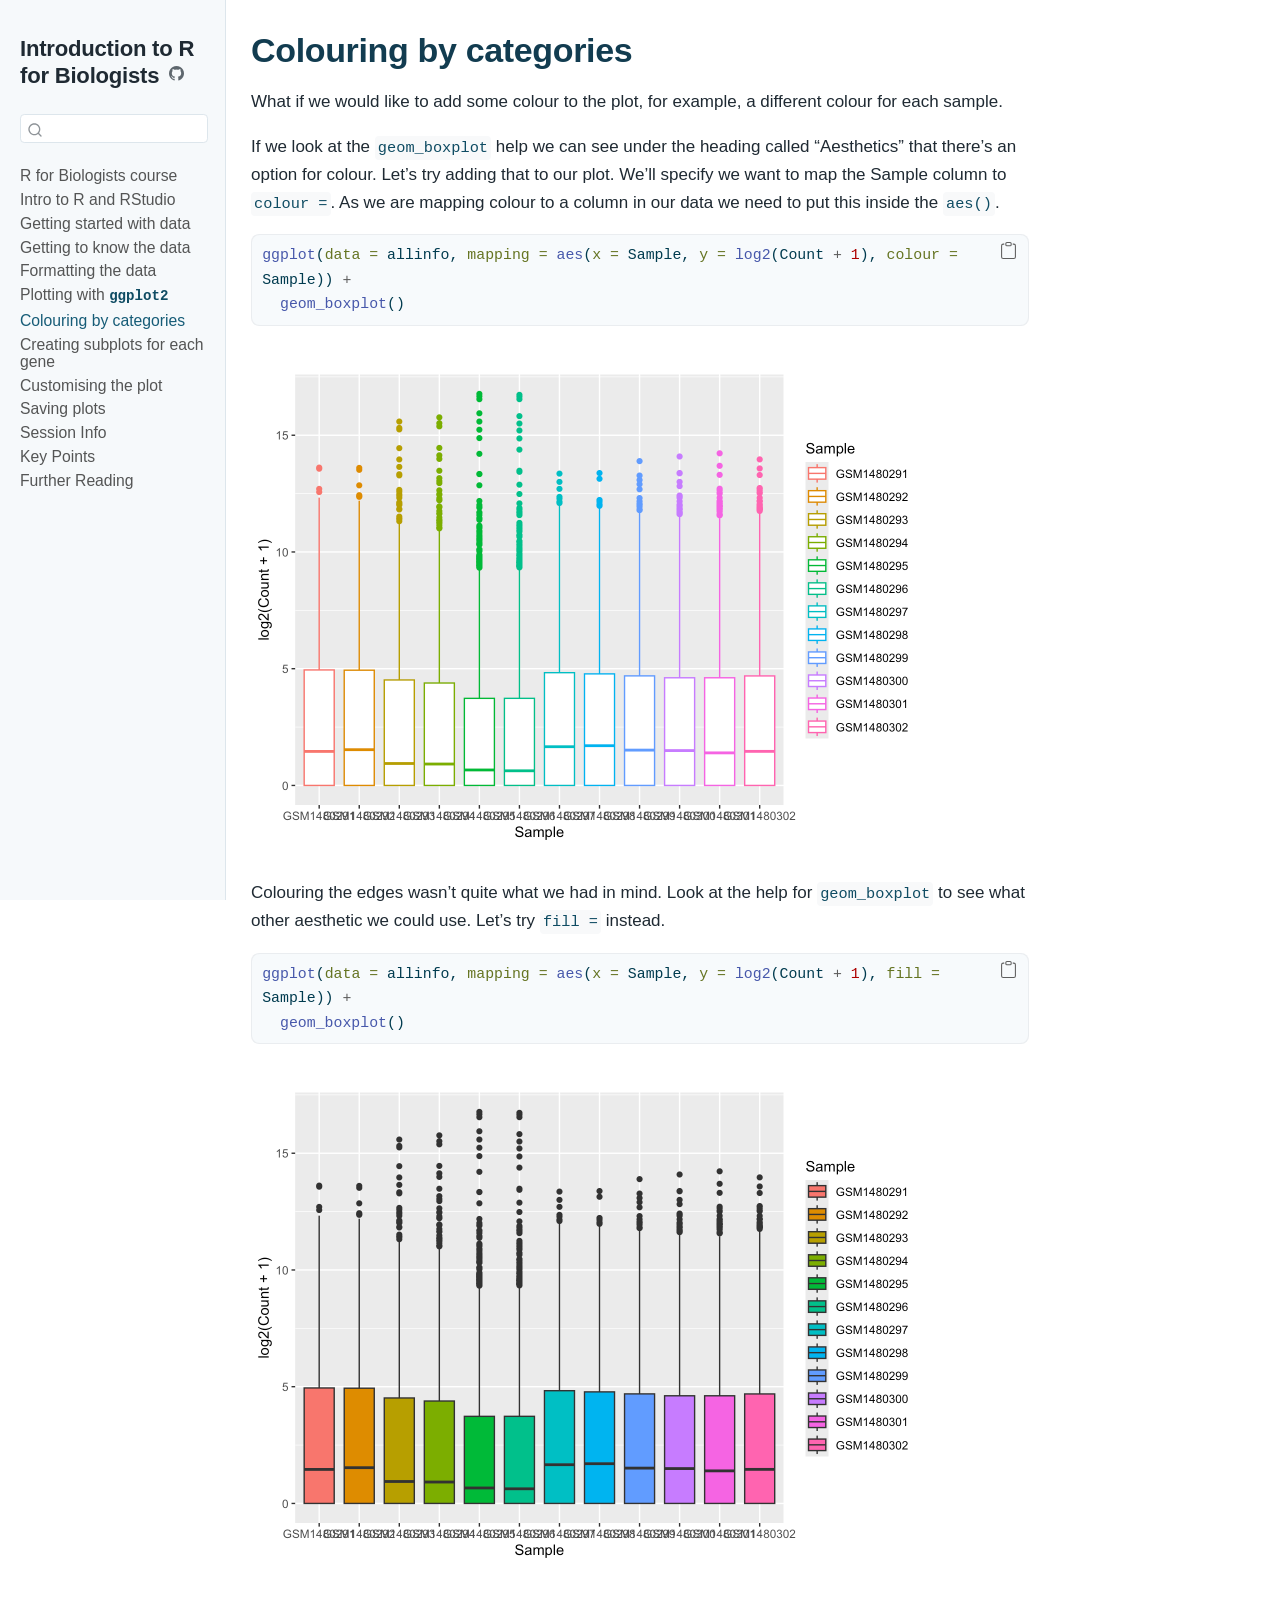
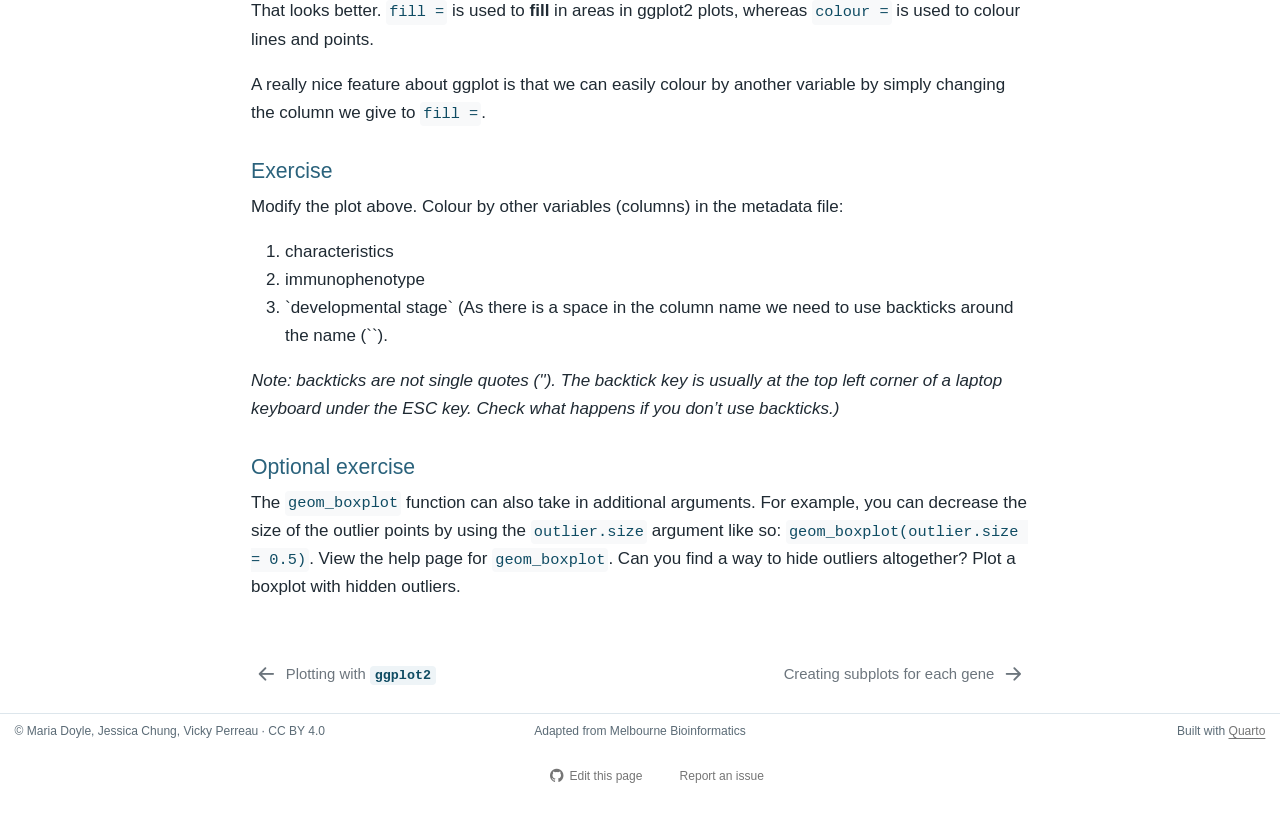
<file: docs/chapters/07-colouring-by-categories.html>
<!DOCTYPE html>
<html xmlns="http://www.w3.org/1999/xhtml" lang="en" xml:lang="en"><head>

<meta charset="utf-8">
<meta name="generator" content="quarto-1.4.554">

<meta name="viewport" content="width=device-width, initial-scale=1.0, user-scalable=yes">


<title>Introduction to R for Biologists - Colouring by categories</title>
<style>
code{white-space: pre-wrap;}
span.smallcaps{font-variant: small-caps;}
div.columns{display: flex; gap: min(4vw, 1.5em);}
div.column{flex: auto; overflow-x: auto;}
div.hanging-indent{margin-left: 1.5em; text-indent: -1.5em;}
ul.task-list{list-style: none;}
ul.task-list li input[type="checkbox"] {
  width: 0.8em;
  margin: 0 0.8em 0.2em -1em; /* quarto-specific, see https://github.com/quarto-dev/quarto-cli/issues/4556 */ 
  vertical-align: middle;
}
/* CSS for syntax highlighting */
pre > code.sourceCode { white-space: pre; position: relative; }
pre > code.sourceCode > span { line-height: 1.25; }
pre > code.sourceCode > span:empty { height: 1.2em; }
.sourceCode { overflow: visible; }
code.sourceCode > span { color: inherit; text-decoration: inherit; }
div.sourceCode { margin: 1em 0; }
pre.sourceCode { margin: 0; }
@media screen {
div.sourceCode { overflow: auto; }
}
@media print {
pre > code.sourceCode { white-space: pre-wrap; }
pre > code.sourceCode > span { text-indent: -5em; padding-left: 5em; }
}
pre.numberSource code
  { counter-reset: source-line 0; }
pre.numberSource code > span
  { position: relative; left: -4em; counter-increment: source-line; }
pre.numberSource code > span > a:first-child::before
  { content: counter(source-line);
    position: relative; left: -1em; text-align: right; vertical-align: baseline;
    border: none; display: inline-block;
    -webkit-touch-callout: none; -webkit-user-select: none;
    -khtml-user-select: none; -moz-user-select: none;
    -ms-user-select: none; user-select: none;
    padding: 0 4px; width: 4em;
  }
pre.numberSource { margin-left: 3em;  padding-left: 4px; }
div.sourceCode
  {   }
@media screen {
pre > code.sourceCode > span > a:first-child::before { text-decoration: underline; }
}
</style>


<script src="../site_libs/quarto-nav/quarto-nav.js"></script>
<script src="../site_libs/quarto-nav/headroom.min.js"></script>
<script src="../site_libs/clipboard/clipboard.min.js"></script>
<script src="../site_libs/quarto-search/autocomplete.umd.js"></script>
<script src="../site_libs/quarto-search/fuse.min.js"></script>
<script src="../site_libs/quarto-search/quarto-search.js"></script>
<meta name="quarto:offset" content="../">
<link href="../chapters/08-creating-subplots-for-each-gene.html" rel="next">
<link href="../chapters/06-plotting-with-ggplot2.html" rel="prev">
<script src="../site_libs/quarto-html/quarto.js"></script>
<script src="../site_libs/quarto-html/popper.min.js"></script>
<script src="../site_libs/quarto-html/tippy.umd.min.js"></script>
<script src="../site_libs/quarto-html/anchor.min.js"></script>
<link href="../site_libs/quarto-html/tippy.css" rel="stylesheet">
<link href="../site_libs/quarto-html/quarto-syntax-highlighting.css" rel="stylesheet" id="quarto-text-highlighting-styles">
<script src="../site_libs/bootstrap/bootstrap.min.js"></script>
<link href="../site_libs/bootstrap/bootstrap-icons.css" rel="stylesheet">
<link href="../site_libs/bootstrap/bootstrap.min.css" rel="stylesheet" id="quarto-bootstrap" data-mode="light">
<script id="quarto-search-options" type="application/json">{
  "location": "sidebar",
  "copy-button": false,
  "collapse-after": 3,
  "panel-placement": "start",
  "type": "textbox",
  "limit": 50,
  "keyboard-shortcut": [
    "f",
    "/",
    "s"
  ],
  "show-item-context": false,
  "language": {
    "search-no-results-text": "No results",
    "search-matching-documents-text": "matching documents",
    "search-copy-link-title": "Copy link to search",
    "search-hide-matches-text": "Hide additional matches",
    "search-more-match-text": "more match in this document",
    "search-more-matches-text": "more matches in this document",
    "search-clear-button-title": "Clear",
    "search-text-placeholder": "",
    "search-detached-cancel-button-title": "Cancel",
    "search-submit-button-title": "Submit",
    "search-label": "Search"
  }
}</script>
<link href="../site_libs/pagedtable-1.1/css/pagedtable.css" rel="stylesheet">
<script src="../site_libs/pagedtable-1.1/js/pagedtable.js"></script>


</head>

<body class="nav-sidebar docked">

<div id="quarto-search-results"></div>
  <header id="quarto-header" class="headroom fixed-top">
  <nav class="quarto-secondary-nav">
    <div class="container-fluid d-flex">
      <button type="button" class="quarto-btn-toggle btn" data-bs-toggle="collapse" data-bs-target=".quarto-sidebar-collapse-item" aria-controls="quarto-sidebar" aria-expanded="false" aria-label="Toggle sidebar navigation" onclick="if (window.quartoToggleHeadroom) { window.quartoToggleHeadroom(); }">
        <i class="bi bi-layout-text-sidebar-reverse"></i>
      </button>
        <nav class="quarto-page-breadcrumbs" aria-label="breadcrumb"><ol class="breadcrumb"><li class="breadcrumb-item"><a href="../chapters/07-colouring-by-categories.html"><span class="chapter-title">Colouring by categories</span></a></li></ol></nav>
        <a class="flex-grow-1" role="button" data-bs-toggle="collapse" data-bs-target=".quarto-sidebar-collapse-item" aria-controls="quarto-sidebar" aria-expanded="false" aria-label="Toggle sidebar navigation" onclick="if (window.quartoToggleHeadroom) { window.quartoToggleHeadroom(); }">      
        </a>
      <button type="button" class="btn quarto-search-button" aria-label="" onclick="window.quartoOpenSearch();">
        <i class="bi bi-search"></i>
      </button>
    </div>
  </nav>
</header>
<!-- content -->
<div id="quarto-content" class="quarto-container page-columns page-rows-contents page-layout-article">
<!-- sidebar -->
  <nav id="quarto-sidebar" class="sidebar collapse collapse-horizontal quarto-sidebar-collapse-item sidebar-navigation docked overflow-auto">
    <div class="pt-lg-2 mt-2 text-left sidebar-header">
    <div class="sidebar-title mb-0 py-0">
      <a href="../">Introduction to R for Biologists</a> 
        <div class="sidebar-tools-main">
    <a href="https://github.com/Thanh-Phuc/intro-r-biologists" title="Source Code" class="quarto-navigation-tool px-1" aria-label="Source Code"><i class="bi bi-github"></i></a>
</div>
    </div>
      </div>
        <div class="mt-2 flex-shrink-0 align-items-center">
        <div class="sidebar-search">
        <div id="quarto-search" class="" title="Search"></div>
        </div>
        </div>
    <div class="sidebar-menu-container"> 
    <ul class="list-unstyled mt-1">
        <li class="sidebar-item">
  <div class="sidebar-item-container"> 
  <a href="../index.html" class="sidebar-item-text sidebar-link"><span class="chapter-title">R for Biologists course</span></a>
  </div>
</li>
        <li class="sidebar-item">
  <div class="sidebar-item-container"> 
  <a href="../chapters/02-intro-r-and-rstudio.html" class="sidebar-item-text sidebar-link"><span class="chapter-title">Intro to R and RStudio</span></a>
  </div>
</li>
        <li class="sidebar-item">
  <div class="sidebar-item-container"> 
  <a href="../chapters/03-getting-started-with-data.html" class="sidebar-item-text sidebar-link"><span class="chapter-title">Getting started with data</span></a>
  </div>
</li>
        <li class="sidebar-item">
  <div class="sidebar-item-container"> 
  <a href="../chapters/04-getting-to-know-the-data.html" class="sidebar-item-text sidebar-link"><span class="chapter-title">Getting to know the data</span></a>
  </div>
</li>
        <li class="sidebar-item">
  <div class="sidebar-item-container"> 
  <a href="../chapters/05-formatting-the-data.html" class="sidebar-item-text sidebar-link"><span class="chapter-title">Formatting the data</span></a>
  </div>
</li>
        <li class="sidebar-item">
  <div class="sidebar-item-container"> 
  <a href="../chapters/06-plotting-with-ggplot2.html" class="sidebar-item-text sidebar-link"><span class="chapter-title">Plotting with <strong><code>ggplot2</code></strong></span></a>
  </div>
</li>
        <li class="sidebar-item">
  <div class="sidebar-item-container"> 
  <a href="../chapters/07-colouring-by-categories.html" class="sidebar-item-text sidebar-link active"><span class="chapter-title">Colouring by categories</span></a>
  </div>
</li>
        <li class="sidebar-item">
  <div class="sidebar-item-container"> 
  <a href="../chapters/08-creating-subplots-for-each-gene.html" class="sidebar-item-text sidebar-link"><span class="chapter-title">Creating subplots for each gene</span></a>
  </div>
</li>
        <li class="sidebar-item">
  <div class="sidebar-item-container"> 
  <a href="../chapters/09-customising-the-plot.html" class="sidebar-item-text sidebar-link"><span class="chapter-title">Customising the plot</span></a>
  </div>
</li>
        <li class="sidebar-item">
  <div class="sidebar-item-container"> 
  <a href="../chapters/10-saving-plots.html" class="sidebar-item-text sidebar-link"><span class="chapter-title">Saving plots</span></a>
  </div>
</li>
        <li class="sidebar-item">
  <div class="sidebar-item-container"> 
  <a href="../chapters/11-session-info.html" class="sidebar-item-text sidebar-link"><span class="chapter-title">Session Info</span></a>
  </div>
</li>
        <li class="sidebar-item">
  <div class="sidebar-item-container"> 
  <a href="../chapters/12-key-points.html" class="sidebar-item-text sidebar-link"><span class="chapter-title">Key Points</span></a>
  </div>
</li>
        <li class="sidebar-item">
  <div class="sidebar-item-container"> 
  <a href="../chapters/13-further-reading.html" class="sidebar-item-text sidebar-link"><span class="chapter-title">Further Reading</span></a>
  </div>
</li>
    </ul>
    </div>
</nav>
<div id="quarto-sidebar-glass" class="quarto-sidebar-collapse-item" data-bs-toggle="collapse" data-bs-target=".quarto-sidebar-collapse-item"></div>
<!-- margin-sidebar -->
    <div id="quarto-margin-sidebar" class="sidebar margin-sidebar">
        
    </div>
<!-- main -->
<main class="content" id="quarto-document-content">

<header id="title-block-header" class="quarto-title-block default">
<div class="quarto-title">
<h1 class="title"><span class="chapter-title">Colouring by categories</span></h1>
</div>



<div class="quarto-title-meta">

    
  
    
  </div>
  


</header>


<p>What if we would like to add some colour to the plot, for example, a different colour for each sample.</p>
<p>If we look at the <code>geom_boxplot</code> help we can see under the heading called “Aesthetics” that there’s an option for colour. Let’s try adding that to our plot. We’ll specify we want to map the Sample column to <code>colour =</code>. As we are mapping colour to a column in our data we need to put this inside the <code>aes()</code>.</p>
<div class="cell">
<div class="sourceCode cell-code" id="cb1"><pre class="sourceCode r code-with-copy"><code class="sourceCode r"><span id="cb1-1"><a href="#cb1-1" aria-hidden="true" tabindex="-1"></a><span class="fu">ggplot</span>(<span class="at">data =</span> allinfo, <span class="at">mapping =</span> <span class="fu">aes</span>(<span class="at">x =</span> Sample, <span class="at">y =</span> <span class="fu">log2</span>(Count <span class="sc">+</span> <span class="dv">1</span>), <span class="at">colour =</span> Sample)) <span class="sc">+</span> </span>
<span id="cb1-2"><a href="#cb1-2" aria-hidden="true" tabindex="-1"></a>  <span class="fu">geom_boxplot</span>()</span></code><button title="Copy to Clipboard" class="code-copy-button"><i class="bi"></i></button></pre></div>
<div class="cell-output-display">
<div>
<figure class="figure">
<p><img src="07-colouring-by-categories_files/figure-html/unnamed-chunk-1-1.png" class="img-fluid figure-img" width="672"></p>
</figure>
</div>
</div>
</div>
<p>Colouring the edges wasn’t quite what we had in mind. Look at the help for <code>geom_boxplot</code> to see what other aesthetic we could use. Let’s try <code>fill =</code> instead.</p>
<div class="cell">
<div class="sourceCode cell-code" id="cb2"><pre class="sourceCode r code-with-copy"><code class="sourceCode r"><span id="cb2-1"><a href="#cb2-1" aria-hidden="true" tabindex="-1"></a><span class="fu">ggplot</span>(<span class="at">data =</span> allinfo, <span class="at">mapping =</span> <span class="fu">aes</span>(<span class="at">x =</span> Sample, <span class="at">y =</span> <span class="fu">log2</span>(Count <span class="sc">+</span> <span class="dv">1</span>), <span class="at">fill =</span> Sample)) <span class="sc">+</span> </span>
<span id="cb2-2"><a href="#cb2-2" aria-hidden="true" tabindex="-1"></a>  <span class="fu">geom_boxplot</span>()</span></code><button title="Copy to Clipboard" class="code-copy-button"><i class="bi"></i></button></pre></div>
<div class="cell-output-display">
<div>
<figure class="figure">
<p><img src="07-colouring-by-categories_files/figure-html/unnamed-chunk-2-1.png" class="img-fluid figure-img" width="672"></p>
</figure>
</div>
</div>
</div>
<p>That looks better. <code>fill =</code> is used to <strong>fill</strong> in areas in ggplot2 plots, whereas <code>colour =</code> is used to colour lines and points.</p>
<p>A really nice feature about ggplot is that we can easily colour by another variable by simply changing the column we give to <code>fill =</code>.</p>
<section id="exercise" class="level4">
<h4 class="anchored" data-anchor-id="exercise">Exercise</h4>
<p>Modify the plot above. Colour by other variables (columns) in the metadata file:</p>
<ol type="1">
<li>characteristics</li>
<li>immunophenotype</li>
<li>`developmental stage` (As there is a space in the column name we need to use backticks around the name (``).</li>
</ol>
<p><em>Note: backticks are not single quotes (''). The backtick key is usually at the top left corner of a laptop keyboard under the ESC key. Check what happens if you don’t use backticks.)</em></p>
</section>
<section id="optional-exercise" class="level4">
<h4 class="anchored" data-anchor-id="optional-exercise">Optional exercise</h4>
<p>The <code>geom_boxplot</code> function can also take in additional arguments. For example, you can decrease the size of the outlier points by using the <code>outlier.size</code> argument like so: <code>geom_boxplot(outlier.size = 0.5)</code>. View the help page for <code>geom_boxplot</code>. Can you find a way to hide outliers altogether? Plot a boxplot with hidden outliers.</p>


</section>

</main> <!-- /main -->
<script id="quarto-html-after-body" type="application/javascript">
window.document.addEventListener("DOMContentLoaded", function (event) {
  const toggleBodyColorMode = (bsSheetEl) => {
    const mode = bsSheetEl.getAttribute("data-mode");
    const bodyEl = window.document.querySelector("body");
    if (mode === "dark") {
      bodyEl.classList.add("quarto-dark");
      bodyEl.classList.remove("quarto-light");
    } else {
      bodyEl.classList.add("quarto-light");
      bodyEl.classList.remove("quarto-dark");
    }
  }
  const toggleBodyColorPrimary = () => {
    const bsSheetEl = window.document.querySelector("link#quarto-bootstrap");
    if (bsSheetEl) {
      toggleBodyColorMode(bsSheetEl);
    }
  }
  toggleBodyColorPrimary();  
  const icon = "";
  const anchorJS = new window.AnchorJS();
  anchorJS.options = {
    placement: 'right',
    icon: icon
  };
  anchorJS.add('.anchored');
  const isCodeAnnotation = (el) => {
    for (const clz of el.classList) {
      if (clz.startsWith('code-annotation-')) {                     
        return true;
      }
    }
    return false;
  }
  const clipboard = new window.ClipboardJS('.code-copy-button', {
    text: function(trigger) {
      const codeEl = trigger.previousElementSibling.cloneNode(true);
      for (const childEl of codeEl.children) {
        if (isCodeAnnotation(childEl)) {
          childEl.remove();
        }
      }
      return codeEl.innerText;
    }
  });
  clipboard.on('success', function(e) {
    // button target
    const button = e.trigger;
    // don't keep focus
    button.blur();
    // flash "checked"
    button.classList.add('code-copy-button-checked');
    var currentTitle = button.getAttribute("title");
    button.setAttribute("title", "Copied!");
    let tooltip;
    if (window.bootstrap) {
      button.setAttribute("data-bs-toggle", "tooltip");
      button.setAttribute("data-bs-placement", "left");
      button.setAttribute("data-bs-title", "Copied!");
      tooltip = new bootstrap.Tooltip(button, 
        { trigger: "manual", 
          customClass: "code-copy-button-tooltip",
          offset: [0, -8]});
      tooltip.show();    
    }
    setTimeout(function() {
      if (tooltip) {
        tooltip.hide();
        button.removeAttribute("data-bs-title");
        button.removeAttribute("data-bs-toggle");
        button.removeAttribute("data-bs-placement");
      }
      button.setAttribute("title", currentTitle);
      button.classList.remove('code-copy-button-checked');
    }, 1000);
    // clear code selection
    e.clearSelection();
  });
    var localhostRegex = new RegExp(/^(?:http|https):\/\/localhost\:?[0-9]*\//);
    var mailtoRegex = new RegExp(/^mailto:/);
      var filterRegex = new RegExp('/' + window.location.host + '/');
    var isInternal = (href) => {
        return filterRegex.test(href) || localhostRegex.test(href) || mailtoRegex.test(href);
    }
    // Inspect non-navigation links and adorn them if external
 	var links = window.document.querySelectorAll('a[href]:not(.nav-link):not(.navbar-brand):not(.toc-action):not(.sidebar-link):not(.sidebar-item-toggle):not(.pagination-link):not(.no-external):not([aria-hidden]):not(.dropdown-item):not(.quarto-navigation-tool)');
    for (var i=0; i<links.length; i++) {
      const link = links[i];
      if (!isInternal(link.href)) {
        // undo the damage that might have been done by quarto-nav.js in the case of
        // links that we want to consider external
        if (link.dataset.originalHref !== undefined) {
          link.href = link.dataset.originalHref;
        }
          // target, if specified
          link.setAttribute("target", "_blank");
          if (link.getAttribute("rel") === null) {
            link.setAttribute("rel", "noopener");
          }
      }
    }
  function tippyHover(el, contentFn, onTriggerFn, onUntriggerFn) {
    const config = {
      allowHTML: true,
      maxWidth: 500,
      delay: 100,
      arrow: false,
      appendTo: function(el) {
          return el.parentElement;
      },
      interactive: true,
      interactiveBorder: 10,
      theme: 'quarto',
      placement: 'bottom-start',
    };
    if (contentFn) {
      config.content = contentFn;
    }
    if (onTriggerFn) {
      config.onTrigger = onTriggerFn;
    }
    if (onUntriggerFn) {
      config.onUntrigger = onUntriggerFn;
    }
    window.tippy(el, config); 
  }
  const noterefs = window.document.querySelectorAll('a[role="doc-noteref"]');
  for (var i=0; i<noterefs.length; i++) {
    const ref = noterefs[i];
    tippyHover(ref, function() {
      // use id or data attribute instead here
      let href = ref.getAttribute('data-footnote-href') || ref.getAttribute('href');
      try { href = new URL(href).hash; } catch {}
      const id = href.replace(/^#\/?/, "");
      const note = window.document.getElementById(id);
      if (note) {
        return note.innerHTML;
      } else {
        return "";
      }
    });
  }
  const xrefs = window.document.querySelectorAll('a.quarto-xref');
  const processXRef = (id, note) => {
    // Strip column container classes
    const stripColumnClz = (el) => {
      el.classList.remove("page-full", "page-columns");
      if (el.children) {
        for (const child of el.children) {
          stripColumnClz(child);
        }
      }
    }
    stripColumnClz(note)
    if (id === null || id.startsWith('sec-')) {
      // Special case sections, only their first couple elements
      const container = document.createElement("div");
      if (note.children && note.children.length > 2) {
        container.appendChild(note.children[0].cloneNode(true));
        for (let i = 1; i < note.children.length; i++) {
          const child = note.children[i];
          if (child.tagName === "P" && child.innerText === "") {
            continue;
          } else {
            container.appendChild(child.cloneNode(true));
            break;
          }
        }
        if (window.Quarto?.typesetMath) {
          window.Quarto.typesetMath(container);
        }
        return container.innerHTML
      } else {
        if (window.Quarto?.typesetMath) {
          window.Quarto.typesetMath(note);
        }
        return note.innerHTML;
      }
    } else {
      // Remove any anchor links if they are present
      const anchorLink = note.querySelector('a.anchorjs-link');
      if (anchorLink) {
        anchorLink.remove();
      }
      if (window.Quarto?.typesetMath) {
        window.Quarto.typesetMath(note);
      }
      // TODO in 1.5, we should make sure this works without a callout special case
      if (note.classList.contains("callout")) {
        return note.outerHTML;
      } else {
        return note.innerHTML;
      }
    }
  }
  for (var i=0; i<xrefs.length; i++) {
    const xref = xrefs[i];
    tippyHover(xref, undefined, function(instance) {
      instance.disable();
      let url = xref.getAttribute('href');
      let hash = undefined; 
      if (url.startsWith('#')) {
        hash = url;
      } else {
        try { hash = new URL(url).hash; } catch {}
      }
      if (hash) {
        const id = hash.replace(/^#\/?/, "");
        const note = window.document.getElementById(id);
        if (note !== null) {
          try {
            const html = processXRef(id, note.cloneNode(true));
            instance.setContent(html);
          } finally {
            instance.enable();
            instance.show();
          }
        } else {
          // See if we can fetch this
          fetch(url.split('#')[0])
          .then(res => res.text())
          .then(html => {
            const parser = new DOMParser();
            const htmlDoc = parser.parseFromString(html, "text/html");
            const note = htmlDoc.getElementById(id);
            if (note !== null) {
              const html = processXRef(id, note);
              instance.setContent(html);
            } 
          }).finally(() => {
            instance.enable();
            instance.show();
          });
        }
      } else {
        // See if we can fetch a full url (with no hash to target)
        // This is a special case and we should probably do some content thinning / targeting
        fetch(url)
        .then(res => res.text())
        .then(html => {
          const parser = new DOMParser();
          const htmlDoc = parser.parseFromString(html, "text/html");
          const note = htmlDoc.querySelector('main.content');
          if (note !== null) {
            // This should only happen for chapter cross references
            // (since there is no id in the URL)
            // remove the first header
            if (note.children.length > 0 && note.children[0].tagName === "HEADER") {
              note.children[0].remove();
            }
            const html = processXRef(null, note);
            instance.setContent(html);
          } 
        }).finally(() => {
          instance.enable();
          instance.show();
        });
      }
    }, function(instance) {
    });
  }
      let selectedAnnoteEl;
      const selectorForAnnotation = ( cell, annotation) => {
        let cellAttr = 'data-code-cell="' + cell + '"';
        let lineAttr = 'data-code-annotation="' +  annotation + '"';
        const selector = 'span[' + cellAttr + '][' + lineAttr + ']';
        return selector;
      }
      const selectCodeLines = (annoteEl) => {
        const doc = window.document;
        const targetCell = annoteEl.getAttribute("data-target-cell");
        const targetAnnotation = annoteEl.getAttribute("data-target-annotation");
        const annoteSpan = window.document.querySelector(selectorForAnnotation(targetCell, targetAnnotation));
        const lines = annoteSpan.getAttribute("data-code-lines").split(",");
        const lineIds = lines.map((line) => {
          return targetCell + "-" + line;
        })
        let top = null;
        let height = null;
        let parent = null;
        if (lineIds.length > 0) {
            //compute the position of the single el (top and bottom and make a div)
            const el = window.document.getElementById(lineIds[0]);
            top = el.offsetTop;
            height = el.offsetHeight;
            parent = el.parentElement.parentElement;
          if (lineIds.length > 1) {
            const lastEl = window.document.getElementById(lineIds[lineIds.length - 1]);
            const bottom = lastEl.offsetTop + lastEl.offsetHeight;
            height = bottom - top;
          }
          if (top !== null && height !== null && parent !== null) {
            // cook up a div (if necessary) and position it 
            let div = window.document.getElementById("code-annotation-line-highlight");
            if (div === null) {
              div = window.document.createElement("div");
              div.setAttribute("id", "code-annotation-line-highlight");
              div.style.position = 'absolute';
              parent.appendChild(div);
            }
            div.style.top = top - 2 + "px";
            div.style.height = height + 4 + "px";
            div.style.left = 0;
            let gutterDiv = window.document.getElementById("code-annotation-line-highlight-gutter");
            if (gutterDiv === null) {
              gutterDiv = window.document.createElement("div");
              gutterDiv.setAttribute("id", "code-annotation-line-highlight-gutter");
              gutterDiv.style.position = 'absolute';
              const codeCell = window.document.getElementById(targetCell);
              const gutter = codeCell.querySelector('.code-annotation-gutter');
              gutter.appendChild(gutterDiv);
            }
            gutterDiv.style.top = top - 2 + "px";
            gutterDiv.style.height = height + 4 + "px";
          }
          selectedAnnoteEl = annoteEl;
        }
      };
      const unselectCodeLines = () => {
        const elementsIds = ["code-annotation-line-highlight", "code-annotation-line-highlight-gutter"];
        elementsIds.forEach((elId) => {
          const div = window.document.getElementById(elId);
          if (div) {
            div.remove();
          }
        });
        selectedAnnoteEl = undefined;
      };
        // Handle positioning of the toggle
    window.addEventListener(
      "resize",
      throttle(() => {
        elRect = undefined;
        if (selectedAnnoteEl) {
          selectCodeLines(selectedAnnoteEl);
        }
      }, 10)
    );
    function throttle(fn, ms) {
    let throttle = false;
    let timer;
      return (...args) => {
        if(!throttle) { // first call gets through
            fn.apply(this, args);
            throttle = true;
        } else { // all the others get throttled
            if(timer) clearTimeout(timer); // cancel #2
            timer = setTimeout(() => {
              fn.apply(this, args);
              timer = throttle = false;
            }, ms);
        }
      };
    }
      // Attach click handler to the DT
      const annoteDls = window.document.querySelectorAll('dt[data-target-cell]');
      for (const annoteDlNode of annoteDls) {
        annoteDlNode.addEventListener('click', (event) => {
          const clickedEl = event.target;
          if (clickedEl !== selectedAnnoteEl) {
            unselectCodeLines();
            const activeEl = window.document.querySelector('dt[data-target-cell].code-annotation-active');
            if (activeEl) {
              activeEl.classList.remove('code-annotation-active');
            }
            selectCodeLines(clickedEl);
            clickedEl.classList.add('code-annotation-active');
          } else {
            // Unselect the line
            unselectCodeLines();
            clickedEl.classList.remove('code-annotation-active');
          }
        });
      }
  const findCites = (el) => {
    const parentEl = el.parentElement;
    if (parentEl) {
      const cites = parentEl.dataset.cites;
      if (cites) {
        return {
          el,
          cites: cites.split(' ')
        };
      } else {
        return findCites(el.parentElement)
      }
    } else {
      return undefined;
    }
  };
  var bibliorefs = window.document.querySelectorAll('a[role="doc-biblioref"]');
  for (var i=0; i<bibliorefs.length; i++) {
    const ref = bibliorefs[i];
    const citeInfo = findCites(ref);
    if (citeInfo) {
      tippyHover(citeInfo.el, function() {
        var popup = window.document.createElement('div');
        citeInfo.cites.forEach(function(cite) {
          var citeDiv = window.document.createElement('div');
          citeDiv.classList.add('hanging-indent');
          citeDiv.classList.add('csl-entry');
          var biblioDiv = window.document.getElementById('ref-' + cite);
          if (biblioDiv) {
            citeDiv.innerHTML = biblioDiv.innerHTML;
          }
          popup.appendChild(citeDiv);
        });
        return popup.innerHTML;
      });
    }
  }
});
</script>
<nav class="page-navigation">
  <div class="nav-page nav-page-previous">
      <a href="../chapters/06-plotting-with-ggplot2.html" class="pagination-link" aria-label="Plotting with **`ggplot2`**">
        <i class="bi bi-arrow-left-short"></i> <span class="nav-page-text"><span class="chapter-title">Plotting with <strong><code>ggplot2</code></strong></span></span>
      </a>          
  </div>
  <div class="nav-page nav-page-next">
      <a href="../chapters/08-creating-subplots-for-each-gene.html" class="pagination-link" aria-label="Creating subplots for each gene">
        <span class="nav-page-text"><span class="chapter-title">Creating subplots for each gene</span></span> <i class="bi bi-arrow-right-short"></i>
      </a>
  </div>
</nav>
</div> <!-- /content -->
<footer class="footer">
  <div class="nav-footer">
    <div class="nav-footer-left">
<p>© Maria Doyle, Jessica Chung, Vicky Perreau · CC BY 4.0</p>
</div>   
    <div class="nav-footer-center">
<p>Adapted from Melbourne Bioinformatics</p>
<div class="toc-actions"><ul><li><a href="https://github.com/Thanh-Phuc/intro-r-biologists/edit/main/chapters/07-colouring-by-categories.qmd" class="toc-action"><i class="bi bi-github"></i>Edit this page</a></li><li><a href="https://github.com/Thanh-Phuc/intro-r-biologists/issues/new" class="toc-action"><i class="bi empty"></i>Report an issue</a></li></ul></div></div>
    <div class="nav-footer-right">
<p>Built with <a href="https://quarto.org">Quarto</a></p>
</div>
  </div>
</footer>




</body></html>
</file>
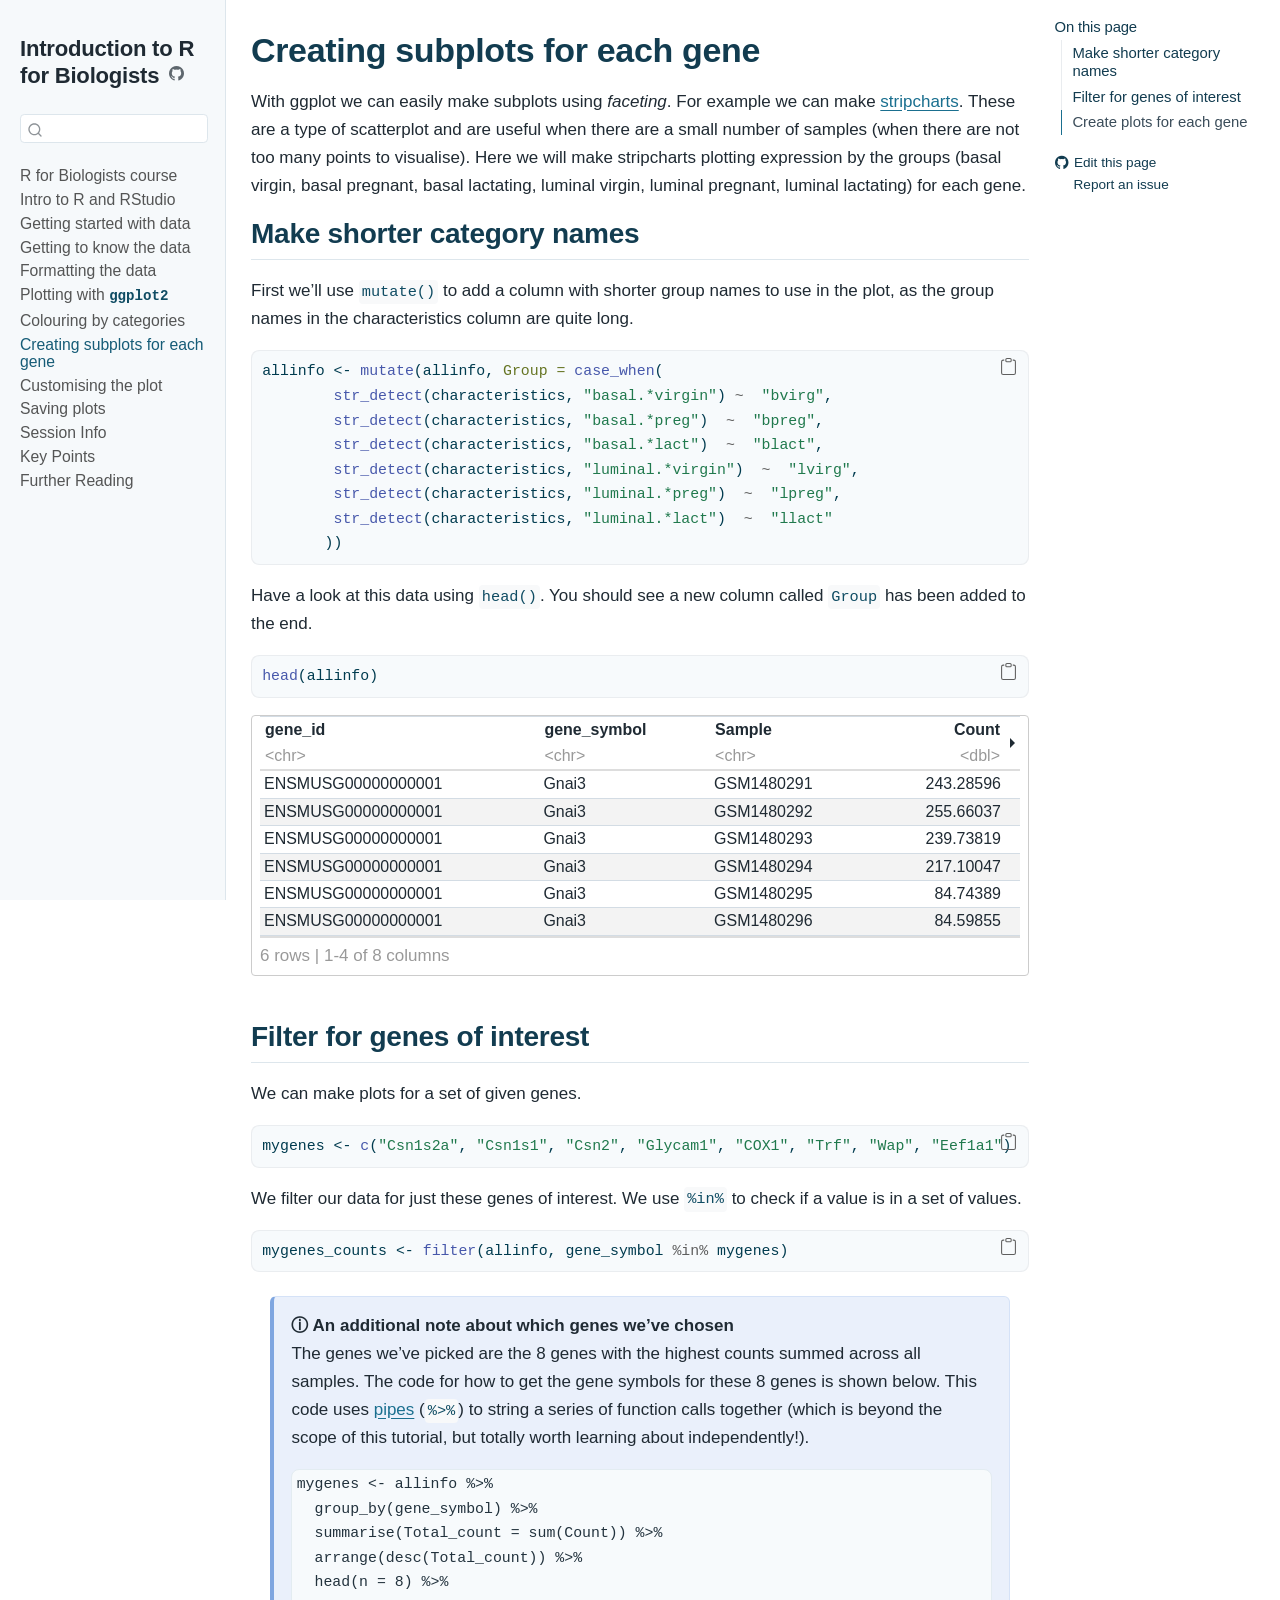
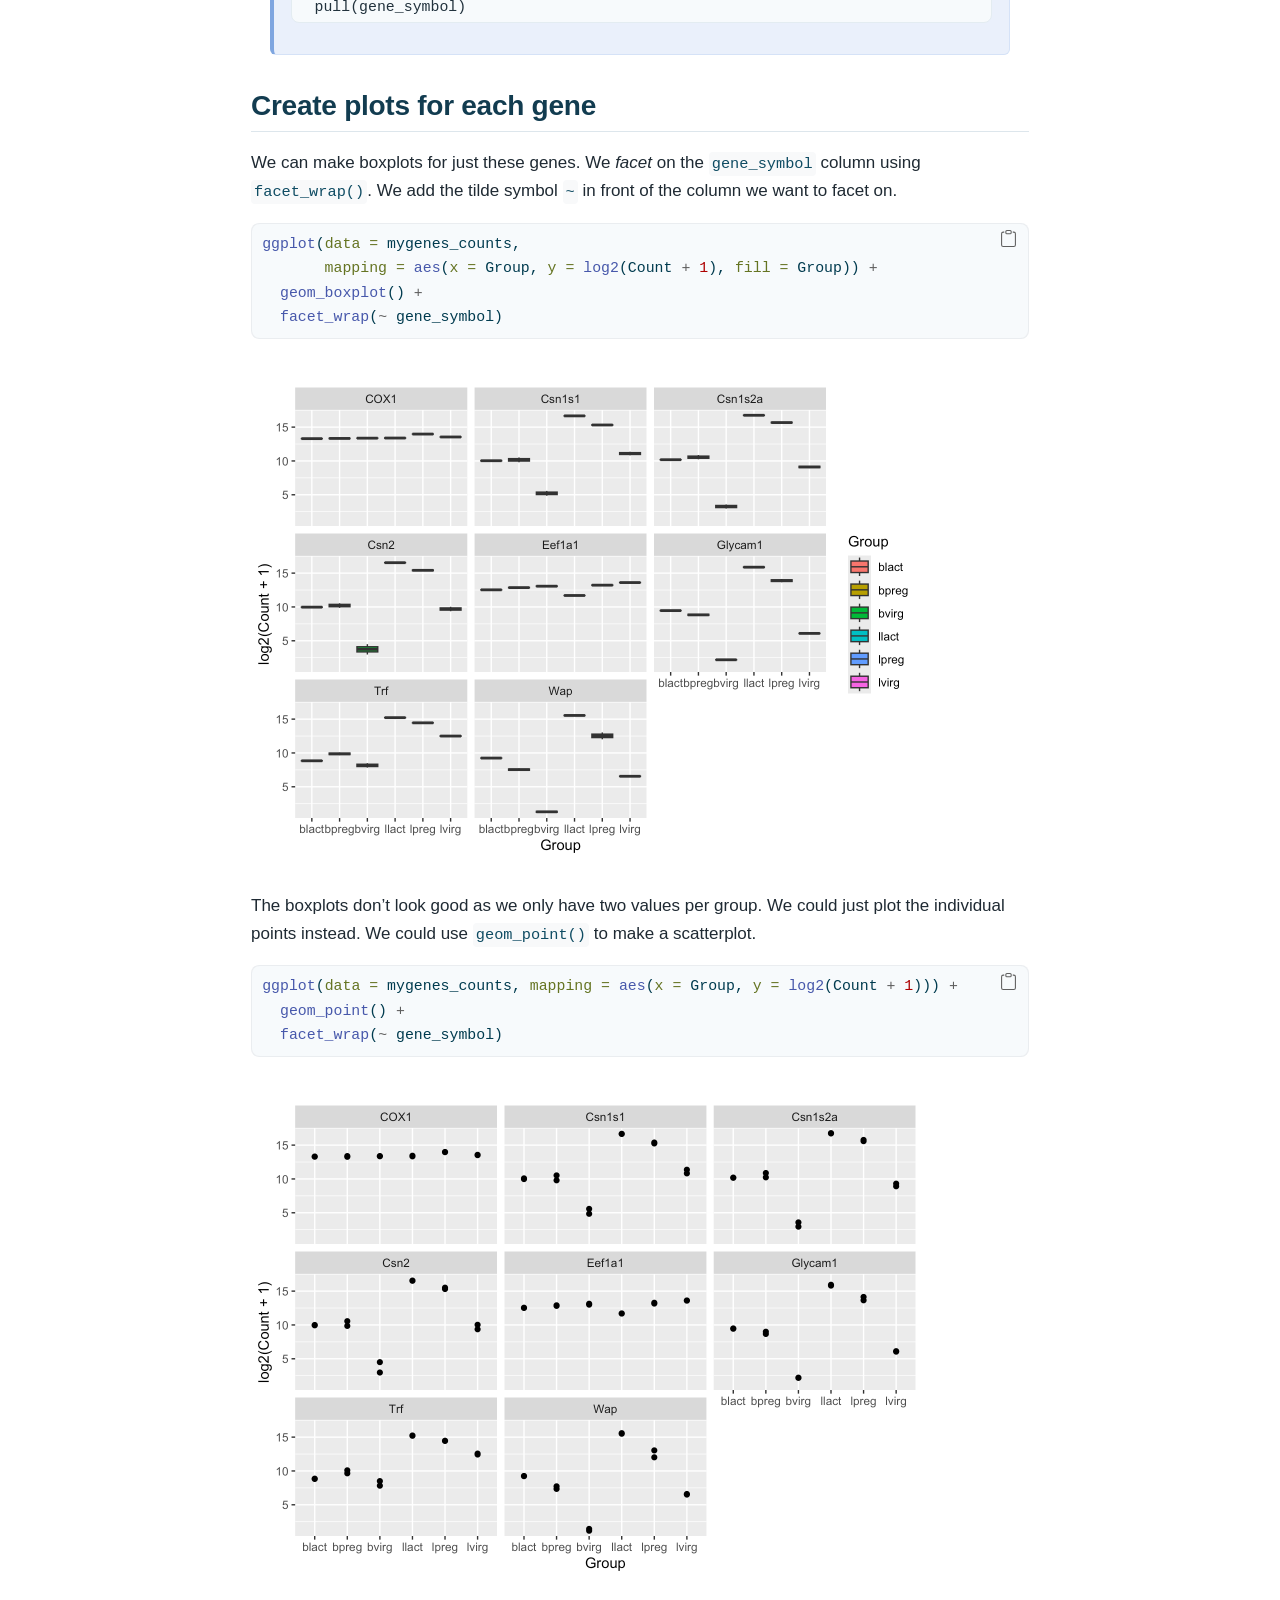
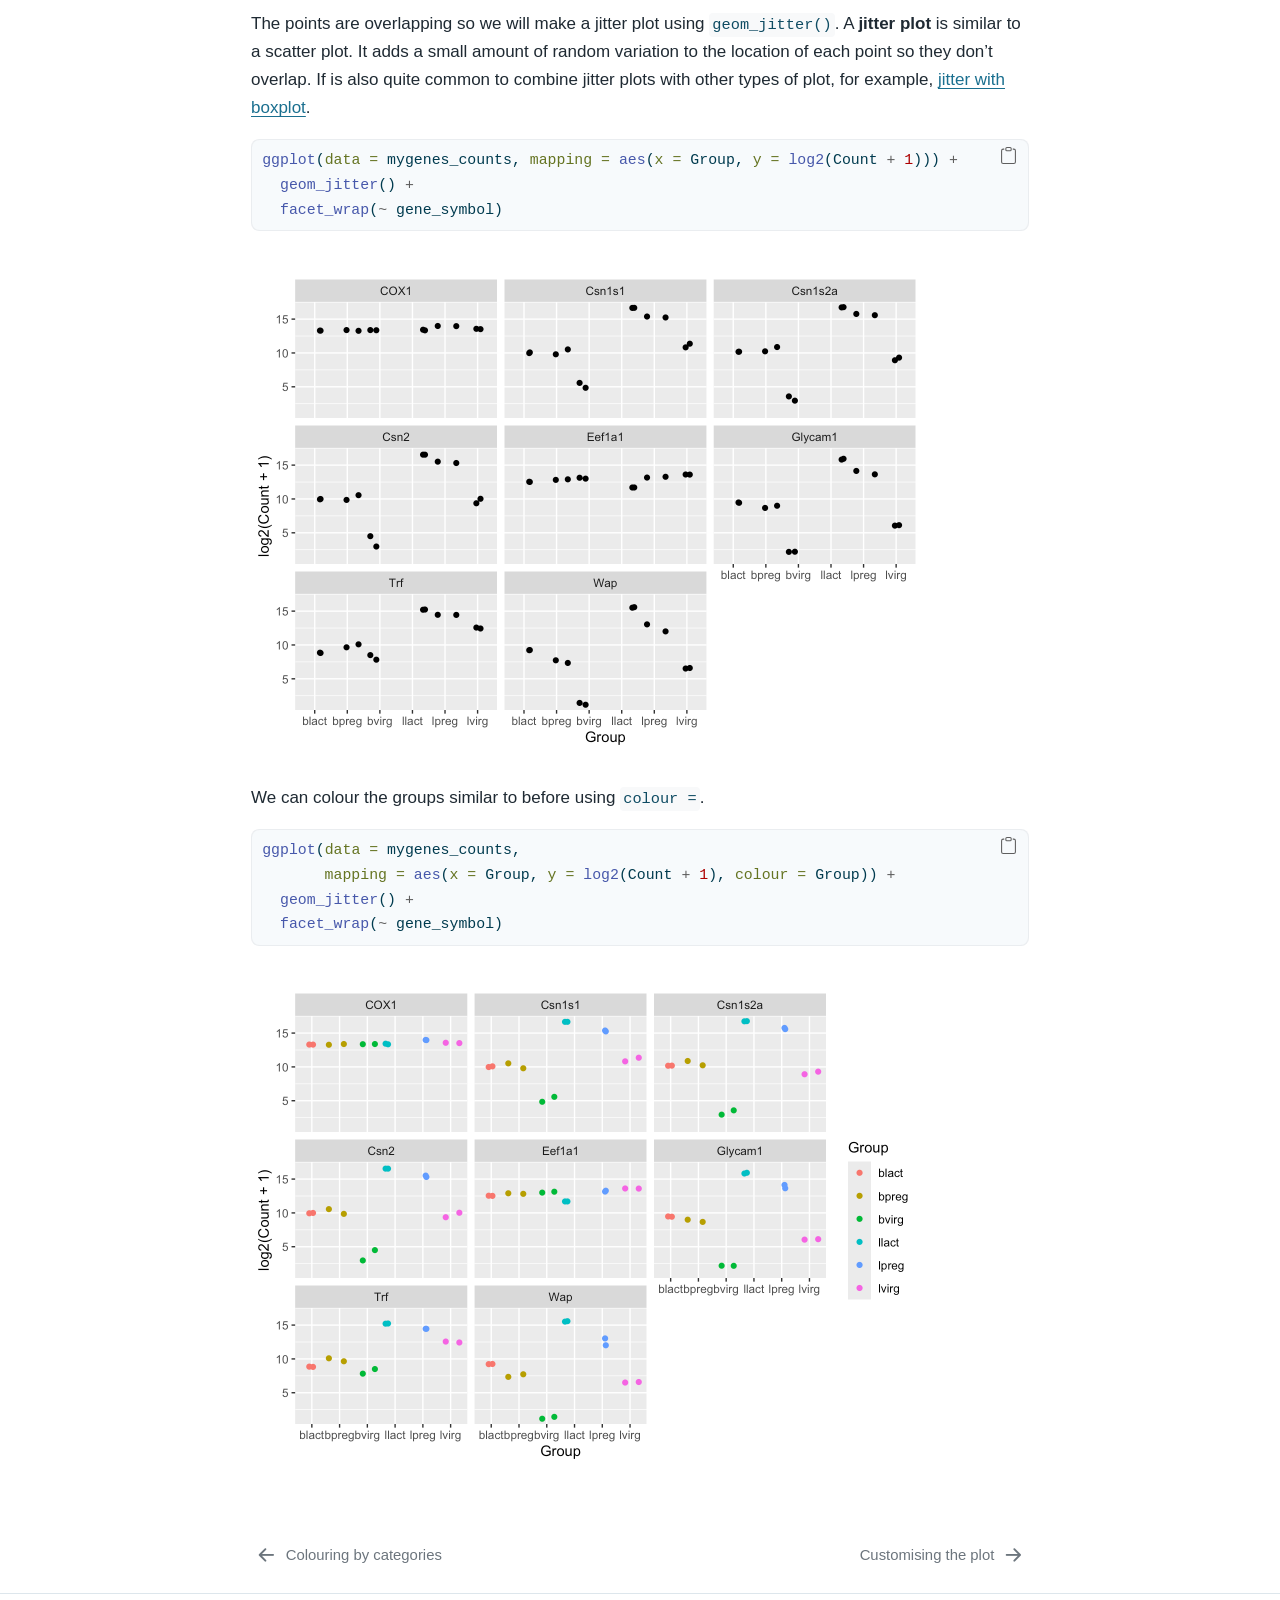
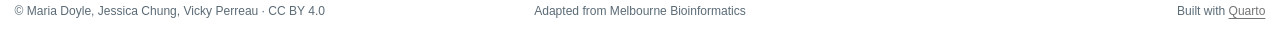
<file: docs/chapters/08-creating-subplots-for-each-gene.html>
<!DOCTYPE html>
<html xmlns="http://www.w3.org/1999/xhtml" lang="en" xml:lang="en"><head>

<meta charset="utf-8">
<meta name="generator" content="quarto-1.4.554">

<meta name="viewport" content="width=device-width, initial-scale=1.0, user-scalable=yes">


<title>Introduction to R for Biologists - Creating subplots for each gene</title>
<style>
code{white-space: pre-wrap;}
span.smallcaps{font-variant: small-caps;}
div.columns{display: flex; gap: min(4vw, 1.5em);}
div.column{flex: auto; overflow-x: auto;}
div.hanging-indent{margin-left: 1.5em; text-indent: -1.5em;}
ul.task-list{list-style: none;}
ul.task-list li input[type="checkbox"] {
  width: 0.8em;
  margin: 0 0.8em 0.2em -1em; /* quarto-specific, see https://github.com/quarto-dev/quarto-cli/issues/4556 */ 
  vertical-align: middle;
}
/* CSS for syntax highlighting */
pre > code.sourceCode { white-space: pre; position: relative; }
pre > code.sourceCode > span { line-height: 1.25; }
pre > code.sourceCode > span:empty { height: 1.2em; }
.sourceCode { overflow: visible; }
code.sourceCode > span { color: inherit; text-decoration: inherit; }
div.sourceCode { margin: 1em 0; }
pre.sourceCode { margin: 0; }
@media screen {
div.sourceCode { overflow: auto; }
}
@media print {
pre > code.sourceCode { white-space: pre-wrap; }
pre > code.sourceCode > span { text-indent: -5em; padding-left: 5em; }
}
pre.numberSource code
  { counter-reset: source-line 0; }
pre.numberSource code > span
  { position: relative; left: -4em; counter-increment: source-line; }
pre.numberSource code > span > a:first-child::before
  { content: counter(source-line);
    position: relative; left: -1em; text-align: right; vertical-align: baseline;
    border: none; display: inline-block;
    -webkit-touch-callout: none; -webkit-user-select: none;
    -khtml-user-select: none; -moz-user-select: none;
    -ms-user-select: none; user-select: none;
    padding: 0 4px; width: 4em;
  }
pre.numberSource { margin-left: 3em;  padding-left: 4px; }
div.sourceCode
  {   }
@media screen {
pre > code.sourceCode > span > a:first-child::before { text-decoration: underline; }
}
</style>


<script src="../site_libs/quarto-nav/quarto-nav.js"></script>
<script src="../site_libs/quarto-nav/headroom.min.js"></script>
<script src="../site_libs/clipboard/clipboard.min.js"></script>
<script src="../site_libs/quarto-search/autocomplete.umd.js"></script>
<script src="../site_libs/quarto-search/fuse.min.js"></script>
<script src="../site_libs/quarto-search/quarto-search.js"></script>
<meta name="quarto:offset" content="../">
<link href="../chapters/09-customising-the-plot.html" rel="next">
<link href="../chapters/07-colouring-by-categories.html" rel="prev">
<script src="../site_libs/quarto-html/quarto.js"></script>
<script src="../site_libs/quarto-html/popper.min.js"></script>
<script src="../site_libs/quarto-html/tippy.umd.min.js"></script>
<script src="../site_libs/quarto-html/anchor.min.js"></script>
<link href="../site_libs/quarto-html/tippy.css" rel="stylesheet">
<link href="../site_libs/quarto-html/quarto-syntax-highlighting.css" rel="stylesheet" id="quarto-text-highlighting-styles">
<script src="../site_libs/bootstrap/bootstrap.min.js"></script>
<link href="../site_libs/bootstrap/bootstrap-icons.css" rel="stylesheet">
<link href="../site_libs/bootstrap/bootstrap.min.css" rel="stylesheet" id="quarto-bootstrap" data-mode="light">
<script id="quarto-search-options" type="application/json">{
  "location": "sidebar",
  "copy-button": false,
  "collapse-after": 3,
  "panel-placement": "start",
  "type": "textbox",
  "limit": 50,
  "keyboard-shortcut": [
    "f",
    "/",
    "s"
  ],
  "show-item-context": false,
  "language": {
    "search-no-results-text": "No results",
    "search-matching-documents-text": "matching documents",
    "search-copy-link-title": "Copy link to search",
    "search-hide-matches-text": "Hide additional matches",
    "search-more-match-text": "more match in this document",
    "search-more-matches-text": "more matches in this document",
    "search-clear-button-title": "Clear",
    "search-text-placeholder": "",
    "search-detached-cancel-button-title": "Cancel",
    "search-submit-button-title": "Submit",
    "search-label": "Search"
  }
}</script>
<link href="../site_libs/pagedtable-1.1/css/pagedtable.css" rel="stylesheet">
<script src="../site_libs/pagedtable-1.1/js/pagedtable.js"></script>


</head>

<body class="nav-sidebar docked">

<div id="quarto-search-results"></div>
  <header id="quarto-header" class="headroom fixed-top">
  <nav class="quarto-secondary-nav">
    <div class="container-fluid d-flex">
      <button type="button" class="quarto-btn-toggle btn" data-bs-toggle="collapse" data-bs-target=".quarto-sidebar-collapse-item" aria-controls="quarto-sidebar" aria-expanded="false" aria-label="Toggle sidebar navigation" onclick="if (window.quartoToggleHeadroom) { window.quartoToggleHeadroom(); }">
        <i class="bi bi-layout-text-sidebar-reverse"></i>
      </button>
        <nav class="quarto-page-breadcrumbs" aria-label="breadcrumb"><ol class="breadcrumb"><li class="breadcrumb-item"><a href="../chapters/08-creating-subplots-for-each-gene.html"><span class="chapter-title">Creating subplots for each gene</span></a></li></ol></nav>
        <a class="flex-grow-1" role="button" data-bs-toggle="collapse" data-bs-target=".quarto-sidebar-collapse-item" aria-controls="quarto-sidebar" aria-expanded="false" aria-label="Toggle sidebar navigation" onclick="if (window.quartoToggleHeadroom) { window.quartoToggleHeadroom(); }">      
        </a>
      <button type="button" class="btn quarto-search-button" aria-label="" onclick="window.quartoOpenSearch();">
        <i class="bi bi-search"></i>
      </button>
    </div>
  </nav>
</header>
<!-- content -->
<div id="quarto-content" class="quarto-container page-columns page-rows-contents page-layout-article">
<!-- sidebar -->
  <nav id="quarto-sidebar" class="sidebar collapse collapse-horizontal quarto-sidebar-collapse-item sidebar-navigation docked overflow-auto">
    <div class="pt-lg-2 mt-2 text-left sidebar-header">
    <div class="sidebar-title mb-0 py-0">
      <a href="../">Introduction to R for Biologists</a> 
        <div class="sidebar-tools-main">
    <a href="https://github.com/Thanh-Phuc/intro-r-biologists" title="Source Code" class="quarto-navigation-tool px-1" aria-label="Source Code"><i class="bi bi-github"></i></a>
</div>
    </div>
      </div>
        <div class="mt-2 flex-shrink-0 align-items-center">
        <div class="sidebar-search">
        <div id="quarto-search" class="" title="Search"></div>
        </div>
        </div>
    <div class="sidebar-menu-container"> 
    <ul class="list-unstyled mt-1">
        <li class="sidebar-item">
  <div class="sidebar-item-container"> 
  <a href="../index.html" class="sidebar-item-text sidebar-link"><span class="chapter-title">R for Biologists course</span></a>
  </div>
</li>
        <li class="sidebar-item">
  <div class="sidebar-item-container"> 
  <a href="../chapters/02-intro-r-and-rstudio.html" class="sidebar-item-text sidebar-link"><span class="chapter-title">Intro to R and RStudio</span></a>
  </div>
</li>
        <li class="sidebar-item">
  <div class="sidebar-item-container"> 
  <a href="../chapters/03-getting-started-with-data.html" class="sidebar-item-text sidebar-link"><span class="chapter-title">Getting started with data</span></a>
  </div>
</li>
        <li class="sidebar-item">
  <div class="sidebar-item-container"> 
  <a href="../chapters/04-getting-to-know-the-data.html" class="sidebar-item-text sidebar-link"><span class="chapter-title">Getting to know the data</span></a>
  </div>
</li>
        <li class="sidebar-item">
  <div class="sidebar-item-container"> 
  <a href="../chapters/05-formatting-the-data.html" class="sidebar-item-text sidebar-link"><span class="chapter-title">Formatting the data</span></a>
  </div>
</li>
        <li class="sidebar-item">
  <div class="sidebar-item-container"> 
  <a href="../chapters/06-plotting-with-ggplot2.html" class="sidebar-item-text sidebar-link"><span class="chapter-title">Plotting with <strong><code>ggplot2</code></strong></span></a>
  </div>
</li>
        <li class="sidebar-item">
  <div class="sidebar-item-container"> 
  <a href="../chapters/07-colouring-by-categories.html" class="sidebar-item-text sidebar-link"><span class="chapter-title">Colouring by categories</span></a>
  </div>
</li>
        <li class="sidebar-item">
  <div class="sidebar-item-container"> 
  <a href="../chapters/08-creating-subplots-for-each-gene.html" class="sidebar-item-text sidebar-link active"><span class="chapter-title">Creating subplots for each gene</span></a>
  </div>
</li>
        <li class="sidebar-item">
  <div class="sidebar-item-container"> 
  <a href="../chapters/09-customising-the-plot.html" class="sidebar-item-text sidebar-link"><span class="chapter-title">Customising the plot</span></a>
  </div>
</li>
        <li class="sidebar-item">
  <div class="sidebar-item-container"> 
  <a href="../chapters/10-saving-plots.html" class="sidebar-item-text sidebar-link"><span class="chapter-title">Saving plots</span></a>
  </div>
</li>
        <li class="sidebar-item">
  <div class="sidebar-item-container"> 
  <a href="../chapters/11-session-info.html" class="sidebar-item-text sidebar-link"><span class="chapter-title">Session Info</span></a>
  </div>
</li>
        <li class="sidebar-item">
  <div class="sidebar-item-container"> 
  <a href="../chapters/12-key-points.html" class="sidebar-item-text sidebar-link"><span class="chapter-title">Key Points</span></a>
  </div>
</li>
        <li class="sidebar-item">
  <div class="sidebar-item-container"> 
  <a href="../chapters/13-further-reading.html" class="sidebar-item-text sidebar-link"><span class="chapter-title">Further Reading</span></a>
  </div>
</li>
    </ul>
    </div>
</nav>
<div id="quarto-sidebar-glass" class="quarto-sidebar-collapse-item" data-bs-toggle="collapse" data-bs-target=".quarto-sidebar-collapse-item"></div>
<!-- margin-sidebar -->
    <div id="quarto-margin-sidebar" class="sidebar margin-sidebar">
        <nav id="TOC" role="doc-toc" class="toc-active">
    <h2 id="toc-title">On this page</h2>
   
  <ul>
  <li><a href="#make-shorter-category-names" id="toc-make-shorter-category-names" class="nav-link active" data-scroll-target="#make-shorter-category-names">Make shorter category names</a></li>
  <li><a href="#filter-for-genes-of-interest" id="toc-filter-for-genes-of-interest" class="nav-link" data-scroll-target="#filter-for-genes-of-interest">Filter for genes of interest</a></li>
  <li><a href="#create-plots-for-each-gene" id="toc-create-plots-for-each-gene" class="nav-link" data-scroll-target="#create-plots-for-each-gene">Create plots for each gene</a></li>
  </ul>
<div class="toc-actions"><ul><li><a href="https://github.com/Thanh-Phuc/intro-r-biologists/edit/main/chapters/08-creating-subplots-for-each-gene.qmd" class="toc-action"><i class="bi bi-github"></i>Edit this page</a></li><li><a href="https://github.com/Thanh-Phuc/intro-r-biologists/issues/new" class="toc-action"><i class="bi empty"></i>Report an issue</a></li></ul></div></nav>
    </div>
<!-- main -->
<main class="content" id="quarto-document-content">

<header id="title-block-header" class="quarto-title-block default">
<div class="quarto-title">
<h1 class="title"><span class="chapter-title">Creating subplots for each gene</span></h1>
</div>



<div class="quarto-title-meta">

    
  
    
  </div>
  


</header>


<p>With ggplot we can easily make subplots using <em>faceting</em>. For example we can make <a href="http://www.sthda.com/english/wiki/ggplot2-stripchart-jitter-quick-start-guide-r-software-and-data-visualization">stripcharts</a>. These are a type of scatterplot and are useful when there are a small number of samples (when there are not too many points to visualise). Here we will make stripcharts plotting expression by the groups (basal virgin, basal pregnant, basal lactating, luminal virgin, luminal pregnant, luminal lactating) for each gene.</p>
<section id="make-shorter-category-names" class="level2">
<h2 class="anchored" data-anchor-id="make-shorter-category-names">Make shorter category names</h2>
<p>First we’ll use <code>mutate()</code> to add a column with shorter group names to use in the plot, as the group names in the characteristics column are quite long.</p>
<div class="cell">
<div class="sourceCode cell-code" id="cb1"><pre class="sourceCode r code-with-copy"><code class="sourceCode r"><span id="cb1-1"><a href="#cb1-1" aria-hidden="true" tabindex="-1"></a>allinfo <span class="ot">&lt;-</span> <span class="fu">mutate</span>(allinfo, <span class="at">Group =</span> <span class="fu">case_when</span>(</span>
<span id="cb1-2"><a href="#cb1-2" aria-hidden="true" tabindex="-1"></a>        <span class="fu">str_detect</span>(characteristics, <span class="st">"basal.*virgin"</span>) <span class="sc">~</span>  <span class="st">"bvirg"</span>,</span>
<span id="cb1-3"><a href="#cb1-3" aria-hidden="true" tabindex="-1"></a>        <span class="fu">str_detect</span>(characteristics, <span class="st">"basal.*preg"</span>)  <span class="sc">~</span>  <span class="st">"bpreg"</span>,</span>
<span id="cb1-4"><a href="#cb1-4" aria-hidden="true" tabindex="-1"></a>        <span class="fu">str_detect</span>(characteristics, <span class="st">"basal.*lact"</span>)  <span class="sc">~</span>  <span class="st">"blact"</span>,</span>
<span id="cb1-5"><a href="#cb1-5" aria-hidden="true" tabindex="-1"></a>        <span class="fu">str_detect</span>(characteristics, <span class="st">"luminal.*virgin"</span>)  <span class="sc">~</span>  <span class="st">"lvirg"</span>,</span>
<span id="cb1-6"><a href="#cb1-6" aria-hidden="true" tabindex="-1"></a>        <span class="fu">str_detect</span>(characteristics, <span class="st">"luminal.*preg"</span>)  <span class="sc">~</span>  <span class="st">"lpreg"</span>,</span>
<span id="cb1-7"><a href="#cb1-7" aria-hidden="true" tabindex="-1"></a>        <span class="fu">str_detect</span>(characteristics, <span class="st">"luminal.*lact"</span>)  <span class="sc">~</span>  <span class="st">"llact"</span></span>
<span id="cb1-8"><a href="#cb1-8" aria-hidden="true" tabindex="-1"></a>       ))</span></code><button title="Copy to Clipboard" class="code-copy-button"><i class="bi"></i></button></pre></div>
</div>
<p>Have a look at this data using <code>head()</code>. You should see a new column called <code>Group</code> has been added to the end.</p>
<div class="cell">
<div class="sourceCode cell-code" id="cb2"><pre class="sourceCode r code-with-copy"><code class="sourceCode r"><span id="cb2-1"><a href="#cb2-1" aria-hidden="true" tabindex="-1"></a><span class="fu">head</span>(allinfo)</span></code><button title="Copy to Clipboard" class="code-copy-button"><i class="bi"></i></button></pre></div>
<div class="cell-output-display">
<div data-pagedtable="false">
  <script data-pagedtable-source="" type="application/json">
{"columns":[{"label":["gene_id"],"name":[1],"type":["chr"],"align":["left"]},{"label":["gene_symbol"],"name":[2],"type":["chr"],"align":["left"]},{"label":["Sample"],"name":[3],"type":["chr"],"align":["left"]},{"label":["Count"],"name":[4],"type":["dbl"],"align":["right"]},{"label":["characteristics"],"name":[5],"type":["chr"],"align":["left"]},{"label":["immunophenotype"],"name":[6],"type":["chr"],"align":["left"]},{"label":["developmental stage"],"name":[7],"type":["chr"],"align":["left"]},{"label":["Group"],"name":[8],"type":["chr"],"align":["left"]}],"data":[{"1":"ENSMUSG00000000001","2":"Gnai3","3":"GSM1480291","4":"243.28596","5":"mammary gland, luminal cells, virgin","6":"luminal cell population","7":"virgin","8":"lvirg"},{"1":"ENSMUSG00000000001","2":"Gnai3","3":"GSM1480292","4":"255.66037","5":"mammary gland, luminal cells, virgin","6":"luminal cell population","7":"virgin","8":"lvirg"},{"1":"ENSMUSG00000000001","2":"Gnai3","3":"GSM1480293","4":"239.73819","5":"mammary gland, luminal cells, 18.5 day pregnancy","6":"luminal cell population","7":"18.5 day pregnancy","8":"lpreg"},{"1":"ENSMUSG00000000001","2":"Gnai3","3":"GSM1480294","4":"217.10047","5":"mammary gland, luminal cells, 18.5 day pregnancy","6":"luminal cell population","7":"18.5 day pregnancy","8":"lpreg"},{"1":"ENSMUSG00000000001","2":"Gnai3","3":"GSM1480295","4":"84.74389","5":"mammary gland, luminal cells, 2 day lactation","6":"luminal cell population","7":"2 day lactation","8":"llact"},{"1":"ENSMUSG00000000001","2":"Gnai3","3":"GSM1480296","4":"84.59855","5":"mammary gland, luminal cells, 2 day lactation","6":"luminal cell population","7":"2 day lactation","8":"llact"}],"options":{"columns":{"min":{},"max":[10]},"rows":{"min":[10],"max":[10]},"pages":{}}}
  </script>
</div>
</div>
</div>
</section>
<section id="filter-for-genes-of-interest" class="level2">
<h2 class="anchored" data-anchor-id="filter-for-genes-of-interest">Filter for genes of interest</h2>
<p>We can make plots for a set of given genes.</p>
<div class="cell">
<div class="sourceCode cell-code" id="cb3"><pre class="sourceCode r code-with-copy"><code class="sourceCode r"><span id="cb3-1"><a href="#cb3-1" aria-hidden="true" tabindex="-1"></a>mygenes <span class="ot">&lt;-</span> <span class="fu">c</span>(<span class="st">"Csn1s2a"</span>, <span class="st">"Csn1s1"</span>, <span class="st">"Csn2"</span>, <span class="st">"Glycam1"</span>, <span class="st">"COX1"</span>, <span class="st">"Trf"</span>, <span class="st">"Wap"</span>, <span class="st">"Eef1a1"</span>)</span></code><button title="Copy to Clipboard" class="code-copy-button"><i class="bi"></i></button></pre></div>
</div>
<p>We filter our data for just these genes of interest. We use <code>%in%</code> to check if a value is in a set of values.</p>
<div class="cell">
<div class="sourceCode cell-code" id="cb4"><pre class="sourceCode r code-with-copy"><code class="sourceCode r"><span id="cb4-1"><a href="#cb4-1" aria-hidden="true" tabindex="-1"></a>mygenes_counts <span class="ot">&lt;-</span> <span class="fu">filter</span>(allinfo, gene_symbol <span class="sc">%in%</span> mygenes)</span></code><button title="Copy to Clipboard" class="code-copy-button"><i class="bi"></i></button></pre></div>
</div>
<p>
</p><div class="info">
<p><strong>ⓘ An additional note about which genes we’ve chosen</strong><br>
The genes we’ve picked are the 8 genes with the highest counts summed across all samples. The code for how to get the gene symbols for these 8 genes is shown below. This code uses <a href="https://r4ds.had.co.nz/pipes.html">pipes</a> (<code>%&gt;%</code>) to string a series of function calls together (which is beyond the scope of this tutorial, but totally worth learning about independently!).</p>
<pre><code>mygenes &lt;- allinfo %&gt;%  
  group_by(gene_symbol) %&gt;%  
  summarise(Total_count = sum(Count)) %&gt;%  
  arrange(desc(Total_count)) %&gt;%  
  head(n = 8) %&gt;%  
  pull(gene_symbol) </code></pre>
</div>
<p></p>
</section>
<section id="create-plots-for-each-gene" class="level2">
<h2 class="anchored" data-anchor-id="create-plots-for-each-gene">Create plots for each gene</h2>
<p>We can make boxplots for just these genes. We <em>facet</em> on the <code>gene_symbol</code> column using <code>facet_wrap()</code>. We add the tilde symbol <code>~</code> in front of the column we want to facet on.</p>
<div class="cell">
<div class="sourceCode cell-code" id="cb6"><pre class="sourceCode r code-with-copy"><code class="sourceCode r"><span id="cb6-1"><a href="#cb6-1" aria-hidden="true" tabindex="-1"></a><span class="fu">ggplot</span>(<span class="at">data =</span> mygenes_counts, </span>
<span id="cb6-2"><a href="#cb6-2" aria-hidden="true" tabindex="-1"></a>       <span class="at">mapping =</span> <span class="fu">aes</span>(<span class="at">x =</span> Group, <span class="at">y =</span> <span class="fu">log2</span>(Count <span class="sc">+</span> <span class="dv">1</span>), <span class="at">fill =</span> Group)) <span class="sc">+</span></span>
<span id="cb6-3"><a href="#cb6-3" aria-hidden="true" tabindex="-1"></a>  <span class="fu">geom_boxplot</span>() <span class="sc">+</span></span>
<span id="cb6-4"><a href="#cb6-4" aria-hidden="true" tabindex="-1"></a>  <span class="fu">facet_wrap</span>(<span class="sc">~</span> gene_symbol)</span></code><button title="Copy to Clipboard" class="code-copy-button"><i class="bi"></i></button></pre></div>
<div class="cell-output-display">
<div>
<figure class="figure">
<p><img src="08-creating-subplots-for-each-gene_files/figure-html/unnamed-chunk-5-1.png" class="img-fluid figure-img" width="672"></p>
</figure>
</div>
</div>
</div>
<p>The boxplots don’t look good as we only have two values per group. We could just plot the individual points instead. We could use <code>geom_point()</code> to make a scatterplot.</p>
<div class="cell">
<div class="sourceCode cell-code" id="cb7"><pre class="sourceCode r code-with-copy"><code class="sourceCode r"><span id="cb7-1"><a href="#cb7-1" aria-hidden="true" tabindex="-1"></a><span class="fu">ggplot</span>(<span class="at">data =</span> mygenes_counts, <span class="at">mapping =</span> <span class="fu">aes</span>(<span class="at">x =</span> Group, <span class="at">y =</span> <span class="fu">log2</span>(Count <span class="sc">+</span> <span class="dv">1</span>))) <span class="sc">+</span></span>
<span id="cb7-2"><a href="#cb7-2" aria-hidden="true" tabindex="-1"></a>  <span class="fu">geom_point</span>() <span class="sc">+</span></span>
<span id="cb7-3"><a href="#cb7-3" aria-hidden="true" tabindex="-1"></a>  <span class="fu">facet_wrap</span>(<span class="sc">~</span> gene_symbol)</span></code><button title="Copy to Clipboard" class="code-copy-button"><i class="bi"></i></button></pre></div>
<div class="cell-output-display">
<div>
<figure class="figure">
<p><img src="08-creating-subplots-for-each-gene_files/figure-html/unnamed-chunk-6-1.png" class="img-fluid figure-img" width="672"></p>
</figure>
</div>
</div>
</div>
<p>The points are overlapping so we will make a jitter plot using <code>geom_jitter()</code>. A <strong>jitter plot</strong> is similar to a scatter plot. It adds a small amount of random variation to the location of each point so they don’t overlap. If is also quite common to combine jitter plots with other types of plot, for example, <a href="https://simplystatistics.org/2019/02/21/dynamite-plots-must-die/">jitter with boxplot</a>.</p>
<div class="cell">
<div class="sourceCode cell-code" id="cb8"><pre class="sourceCode r code-with-copy"><code class="sourceCode r"><span id="cb8-1"><a href="#cb8-1" aria-hidden="true" tabindex="-1"></a><span class="fu">ggplot</span>(<span class="at">data =</span> mygenes_counts, <span class="at">mapping =</span> <span class="fu">aes</span>(<span class="at">x =</span> Group, <span class="at">y =</span> <span class="fu">log2</span>(Count <span class="sc">+</span> <span class="dv">1</span>))) <span class="sc">+</span></span>
<span id="cb8-2"><a href="#cb8-2" aria-hidden="true" tabindex="-1"></a>  <span class="fu">geom_jitter</span>() <span class="sc">+</span></span>
<span id="cb8-3"><a href="#cb8-3" aria-hidden="true" tabindex="-1"></a>  <span class="fu">facet_wrap</span>(<span class="sc">~</span> gene_symbol)</span></code><button title="Copy to Clipboard" class="code-copy-button"><i class="bi"></i></button></pre></div>
<div class="cell-output-display">
<div>
<figure class="figure">
<p><img src="08-creating-subplots-for-each-gene_files/figure-html/unnamed-chunk-7-1.png" class="img-fluid figure-img" width="672"></p>
</figure>
</div>
</div>
</div>
<p>We can colour the groups similar to before using <code>colour =</code>.</p>
<div class="cell">
<div class="sourceCode cell-code" id="cb9"><pre class="sourceCode r code-with-copy"><code class="sourceCode r"><span id="cb9-1"><a href="#cb9-1" aria-hidden="true" tabindex="-1"></a><span class="fu">ggplot</span>(<span class="at">data =</span> mygenes_counts, </span>
<span id="cb9-2"><a href="#cb9-2" aria-hidden="true" tabindex="-1"></a>       <span class="at">mapping =</span> <span class="fu">aes</span>(<span class="at">x =</span> Group, <span class="at">y =</span> <span class="fu">log2</span>(Count <span class="sc">+</span> <span class="dv">1</span>), <span class="at">colour =</span> Group)) <span class="sc">+</span></span>
<span id="cb9-3"><a href="#cb9-3" aria-hidden="true" tabindex="-1"></a>  <span class="fu">geom_jitter</span>() <span class="sc">+</span></span>
<span id="cb9-4"><a href="#cb9-4" aria-hidden="true" tabindex="-1"></a>  <span class="fu">facet_wrap</span>(<span class="sc">~</span> gene_symbol)</span></code><button title="Copy to Clipboard" class="code-copy-button"><i class="bi"></i></button></pre></div>
<div class="cell-output-display">
<div>
<figure class="figure">
<p><img src="08-creating-subplots-for-each-gene_files/figure-html/unnamed-chunk-8-1.png" class="img-fluid figure-img" width="672"></p>
</figure>
</div>
</div>
</div>


</section>

</main> <!-- /main -->
<script id="quarto-html-after-body" type="application/javascript">
window.document.addEventListener("DOMContentLoaded", function (event) {
  const toggleBodyColorMode = (bsSheetEl) => {
    const mode = bsSheetEl.getAttribute("data-mode");
    const bodyEl = window.document.querySelector("body");
    if (mode === "dark") {
      bodyEl.classList.add("quarto-dark");
      bodyEl.classList.remove("quarto-light");
    } else {
      bodyEl.classList.add("quarto-light");
      bodyEl.classList.remove("quarto-dark");
    }
  }
  const toggleBodyColorPrimary = () => {
    const bsSheetEl = window.document.querySelector("link#quarto-bootstrap");
    if (bsSheetEl) {
      toggleBodyColorMode(bsSheetEl);
    }
  }
  toggleBodyColorPrimary();  
  const icon = "";
  const anchorJS = new window.AnchorJS();
  anchorJS.options = {
    placement: 'right',
    icon: icon
  };
  anchorJS.add('.anchored');
  const isCodeAnnotation = (el) => {
    for (const clz of el.classList) {
      if (clz.startsWith('code-annotation-')) {                     
        return true;
      }
    }
    return false;
  }
  const clipboard = new window.ClipboardJS('.code-copy-button', {
    text: function(trigger) {
      const codeEl = trigger.previousElementSibling.cloneNode(true);
      for (const childEl of codeEl.children) {
        if (isCodeAnnotation(childEl)) {
          childEl.remove();
        }
      }
      return codeEl.innerText;
    }
  });
  clipboard.on('success', function(e) {
    // button target
    const button = e.trigger;
    // don't keep focus
    button.blur();
    // flash "checked"
    button.classList.add('code-copy-button-checked');
    var currentTitle = button.getAttribute("title");
    button.setAttribute("title", "Copied!");
    let tooltip;
    if (window.bootstrap) {
      button.setAttribute("data-bs-toggle", "tooltip");
      button.setAttribute("data-bs-placement", "left");
      button.setAttribute("data-bs-title", "Copied!");
      tooltip = new bootstrap.Tooltip(button, 
        { trigger: "manual", 
          customClass: "code-copy-button-tooltip",
          offset: [0, -8]});
      tooltip.show();    
    }
    setTimeout(function() {
      if (tooltip) {
        tooltip.hide();
        button.removeAttribute("data-bs-title");
        button.removeAttribute("data-bs-toggle");
        button.removeAttribute("data-bs-placement");
      }
      button.setAttribute("title", currentTitle);
      button.classList.remove('code-copy-button-checked');
    }, 1000);
    // clear code selection
    e.clearSelection();
  });
    var localhostRegex = new RegExp(/^(?:http|https):\/\/localhost\:?[0-9]*\//);
    var mailtoRegex = new RegExp(/^mailto:/);
      var filterRegex = new RegExp('/' + window.location.host + '/');
    var isInternal = (href) => {
        return filterRegex.test(href) || localhostRegex.test(href) || mailtoRegex.test(href);
    }
    // Inspect non-navigation links and adorn them if external
 	var links = window.document.querySelectorAll('a[href]:not(.nav-link):not(.navbar-brand):not(.toc-action):not(.sidebar-link):not(.sidebar-item-toggle):not(.pagination-link):not(.no-external):not([aria-hidden]):not(.dropdown-item):not(.quarto-navigation-tool)');
    for (var i=0; i<links.length; i++) {
      const link = links[i];
      if (!isInternal(link.href)) {
        // undo the damage that might have been done by quarto-nav.js in the case of
        // links that we want to consider external
        if (link.dataset.originalHref !== undefined) {
          link.href = link.dataset.originalHref;
        }
          // target, if specified
          link.setAttribute("target", "_blank");
          if (link.getAttribute("rel") === null) {
            link.setAttribute("rel", "noopener");
          }
      }
    }
  function tippyHover(el, contentFn, onTriggerFn, onUntriggerFn) {
    const config = {
      allowHTML: true,
      maxWidth: 500,
      delay: 100,
      arrow: false,
      appendTo: function(el) {
          return el.parentElement;
      },
      interactive: true,
      interactiveBorder: 10,
      theme: 'quarto',
      placement: 'bottom-start',
    };
    if (contentFn) {
      config.content = contentFn;
    }
    if (onTriggerFn) {
      config.onTrigger = onTriggerFn;
    }
    if (onUntriggerFn) {
      config.onUntrigger = onUntriggerFn;
    }
    window.tippy(el, config); 
  }
  const noterefs = window.document.querySelectorAll('a[role="doc-noteref"]');
  for (var i=0; i<noterefs.length; i++) {
    const ref = noterefs[i];
    tippyHover(ref, function() {
      // use id or data attribute instead here
      let href = ref.getAttribute('data-footnote-href') || ref.getAttribute('href');
      try { href = new URL(href).hash; } catch {}
      const id = href.replace(/^#\/?/, "");
      const note = window.document.getElementById(id);
      if (note) {
        return note.innerHTML;
      } else {
        return "";
      }
    });
  }
  const xrefs = window.document.querySelectorAll('a.quarto-xref');
  const processXRef = (id, note) => {
    // Strip column container classes
    const stripColumnClz = (el) => {
      el.classList.remove("page-full", "page-columns");
      if (el.children) {
        for (const child of el.children) {
          stripColumnClz(child);
        }
      }
    }
    stripColumnClz(note)
    if (id === null || id.startsWith('sec-')) {
      // Special case sections, only their first couple elements
      const container = document.createElement("div");
      if (note.children && note.children.length > 2) {
        container.appendChild(note.children[0].cloneNode(true));
        for (let i = 1; i < note.children.length; i++) {
          const child = note.children[i];
          if (child.tagName === "P" && child.innerText === "") {
            continue;
          } else {
            container.appendChild(child.cloneNode(true));
            break;
          }
        }
        if (window.Quarto?.typesetMath) {
          window.Quarto.typesetMath(container);
        }
        return container.innerHTML
      } else {
        if (window.Quarto?.typesetMath) {
          window.Quarto.typesetMath(note);
        }
        return note.innerHTML;
      }
    } else {
      // Remove any anchor links if they are present
      const anchorLink = note.querySelector('a.anchorjs-link');
      if (anchorLink) {
        anchorLink.remove();
      }
      if (window.Quarto?.typesetMath) {
        window.Quarto.typesetMath(note);
      }
      // TODO in 1.5, we should make sure this works without a callout special case
      if (note.classList.contains("callout")) {
        return note.outerHTML;
      } else {
        return note.innerHTML;
      }
    }
  }
  for (var i=0; i<xrefs.length; i++) {
    const xref = xrefs[i];
    tippyHover(xref, undefined, function(instance) {
      instance.disable();
      let url = xref.getAttribute('href');
      let hash = undefined; 
      if (url.startsWith('#')) {
        hash = url;
      } else {
        try { hash = new URL(url).hash; } catch {}
      }
      if (hash) {
        const id = hash.replace(/^#\/?/, "");
        const note = window.document.getElementById(id);
        if (note !== null) {
          try {
            const html = processXRef(id, note.cloneNode(true));
            instance.setContent(html);
          } finally {
            instance.enable();
            instance.show();
          }
        } else {
          // See if we can fetch this
          fetch(url.split('#')[0])
          .then(res => res.text())
          .then(html => {
            const parser = new DOMParser();
            const htmlDoc = parser.parseFromString(html, "text/html");
            const note = htmlDoc.getElementById(id);
            if (note !== null) {
              const html = processXRef(id, note);
              instance.setContent(html);
            } 
          }).finally(() => {
            instance.enable();
            instance.show();
          });
        }
      } else {
        // See if we can fetch a full url (with no hash to target)
        // This is a special case and we should probably do some content thinning / targeting
        fetch(url)
        .then(res => res.text())
        .then(html => {
          const parser = new DOMParser();
          const htmlDoc = parser.parseFromString(html, "text/html");
          const note = htmlDoc.querySelector('main.content');
          if (note !== null) {
            // This should only happen for chapter cross references
            // (since there is no id in the URL)
            // remove the first header
            if (note.children.length > 0 && note.children[0].tagName === "HEADER") {
              note.children[0].remove();
            }
            const html = processXRef(null, note);
            instance.setContent(html);
          } 
        }).finally(() => {
          instance.enable();
          instance.show();
        });
      }
    }, function(instance) {
    });
  }
      let selectedAnnoteEl;
      const selectorForAnnotation = ( cell, annotation) => {
        let cellAttr = 'data-code-cell="' + cell + '"';
        let lineAttr = 'data-code-annotation="' +  annotation + '"';
        const selector = 'span[' + cellAttr + '][' + lineAttr + ']';
        return selector;
      }
      const selectCodeLines = (annoteEl) => {
        const doc = window.document;
        const targetCell = annoteEl.getAttribute("data-target-cell");
        const targetAnnotation = annoteEl.getAttribute("data-target-annotation");
        const annoteSpan = window.document.querySelector(selectorForAnnotation(targetCell, targetAnnotation));
        const lines = annoteSpan.getAttribute("data-code-lines").split(",");
        const lineIds = lines.map((line) => {
          return targetCell + "-" + line;
        })
        let top = null;
        let height = null;
        let parent = null;
        if (lineIds.length > 0) {
            //compute the position of the single el (top and bottom and make a div)
            const el = window.document.getElementById(lineIds[0]);
            top = el.offsetTop;
            height = el.offsetHeight;
            parent = el.parentElement.parentElement;
          if (lineIds.length > 1) {
            const lastEl = window.document.getElementById(lineIds[lineIds.length - 1]);
            const bottom = lastEl.offsetTop + lastEl.offsetHeight;
            height = bottom - top;
          }
          if (top !== null && height !== null && parent !== null) {
            // cook up a div (if necessary) and position it 
            let div = window.document.getElementById("code-annotation-line-highlight");
            if (div === null) {
              div = window.document.createElement("div");
              div.setAttribute("id", "code-annotation-line-highlight");
              div.style.position = 'absolute';
              parent.appendChild(div);
            }
            div.style.top = top - 2 + "px";
            div.style.height = height + 4 + "px";
            div.style.left = 0;
            let gutterDiv = window.document.getElementById("code-annotation-line-highlight-gutter");
            if (gutterDiv === null) {
              gutterDiv = window.document.createElement("div");
              gutterDiv.setAttribute("id", "code-annotation-line-highlight-gutter");
              gutterDiv.style.position = 'absolute';
              const codeCell = window.document.getElementById(targetCell);
              const gutter = codeCell.querySelector('.code-annotation-gutter');
              gutter.appendChild(gutterDiv);
            }
            gutterDiv.style.top = top - 2 + "px";
            gutterDiv.style.height = height + 4 + "px";
          }
          selectedAnnoteEl = annoteEl;
        }
      };
      const unselectCodeLines = () => {
        const elementsIds = ["code-annotation-line-highlight", "code-annotation-line-highlight-gutter"];
        elementsIds.forEach((elId) => {
          const div = window.document.getElementById(elId);
          if (div) {
            div.remove();
          }
        });
        selectedAnnoteEl = undefined;
      };
        // Handle positioning of the toggle
    window.addEventListener(
      "resize",
      throttle(() => {
        elRect = undefined;
        if (selectedAnnoteEl) {
          selectCodeLines(selectedAnnoteEl);
        }
      }, 10)
    );
    function throttle(fn, ms) {
    let throttle = false;
    let timer;
      return (...args) => {
        if(!throttle) { // first call gets through
            fn.apply(this, args);
            throttle = true;
        } else { // all the others get throttled
            if(timer) clearTimeout(timer); // cancel #2
            timer = setTimeout(() => {
              fn.apply(this, args);
              timer = throttle = false;
            }, ms);
        }
      };
    }
      // Attach click handler to the DT
      const annoteDls = window.document.querySelectorAll('dt[data-target-cell]');
      for (const annoteDlNode of annoteDls) {
        annoteDlNode.addEventListener('click', (event) => {
          const clickedEl = event.target;
          if (clickedEl !== selectedAnnoteEl) {
            unselectCodeLines();
            const activeEl = window.document.querySelector('dt[data-target-cell].code-annotation-active');
            if (activeEl) {
              activeEl.classList.remove('code-annotation-active');
            }
            selectCodeLines(clickedEl);
            clickedEl.classList.add('code-annotation-active');
          } else {
            // Unselect the line
            unselectCodeLines();
            clickedEl.classList.remove('code-annotation-active');
          }
        });
      }
  const findCites = (el) => {
    const parentEl = el.parentElement;
    if (parentEl) {
      const cites = parentEl.dataset.cites;
      if (cites) {
        return {
          el,
          cites: cites.split(' ')
        };
      } else {
        return findCites(el.parentElement)
      }
    } else {
      return undefined;
    }
  };
  var bibliorefs = window.document.querySelectorAll('a[role="doc-biblioref"]');
  for (var i=0; i<bibliorefs.length; i++) {
    const ref = bibliorefs[i];
    const citeInfo = findCites(ref);
    if (citeInfo) {
      tippyHover(citeInfo.el, function() {
        var popup = window.document.createElement('div');
        citeInfo.cites.forEach(function(cite) {
          var citeDiv = window.document.createElement('div');
          citeDiv.classList.add('hanging-indent');
          citeDiv.classList.add('csl-entry');
          var biblioDiv = window.document.getElementById('ref-' + cite);
          if (biblioDiv) {
            citeDiv.innerHTML = biblioDiv.innerHTML;
          }
          popup.appendChild(citeDiv);
        });
        return popup.innerHTML;
      });
    }
  }
});
</script>
<nav class="page-navigation">
  <div class="nav-page nav-page-previous">
      <a href="../chapters/07-colouring-by-categories.html" class="pagination-link" aria-label="Colouring by categories">
        <i class="bi bi-arrow-left-short"></i> <span class="nav-page-text"><span class="chapter-title">Colouring by categories</span></span>
      </a>          
  </div>
  <div class="nav-page nav-page-next">
      <a href="../chapters/09-customising-the-plot.html" class="pagination-link" aria-label="Customising the plot">
        <span class="nav-page-text"><span class="chapter-title">Customising the plot</span></span> <i class="bi bi-arrow-right-short"></i>
      </a>
  </div>
</nav>
</div> <!-- /content -->
<footer class="footer">
  <div class="nav-footer">
    <div class="nav-footer-left">
<p>© Maria Doyle, Jessica Chung, Vicky Perreau · CC BY 4.0</p>
</div>   
    <div class="nav-footer-center">
<p>Adapted from Melbourne Bioinformatics</p>
<div class="toc-actions d-sm-block d-md-none"><ul><li><a href="https://github.com/Thanh-Phuc/intro-r-biologists/edit/main/chapters/08-creating-subplots-for-each-gene.qmd" class="toc-action"><i class="bi bi-github"></i>Edit this page</a></li><li><a href="https://github.com/Thanh-Phuc/intro-r-biologists/issues/new" class="toc-action"><i class="bi empty"></i>Report an issue</a></li></ul></div></div>
    <div class="nav-footer-right">
<p>Built with <a href="https://quarto.org">Quarto</a></p>
</div>
  </div>
</footer>




</body></html>
</file>
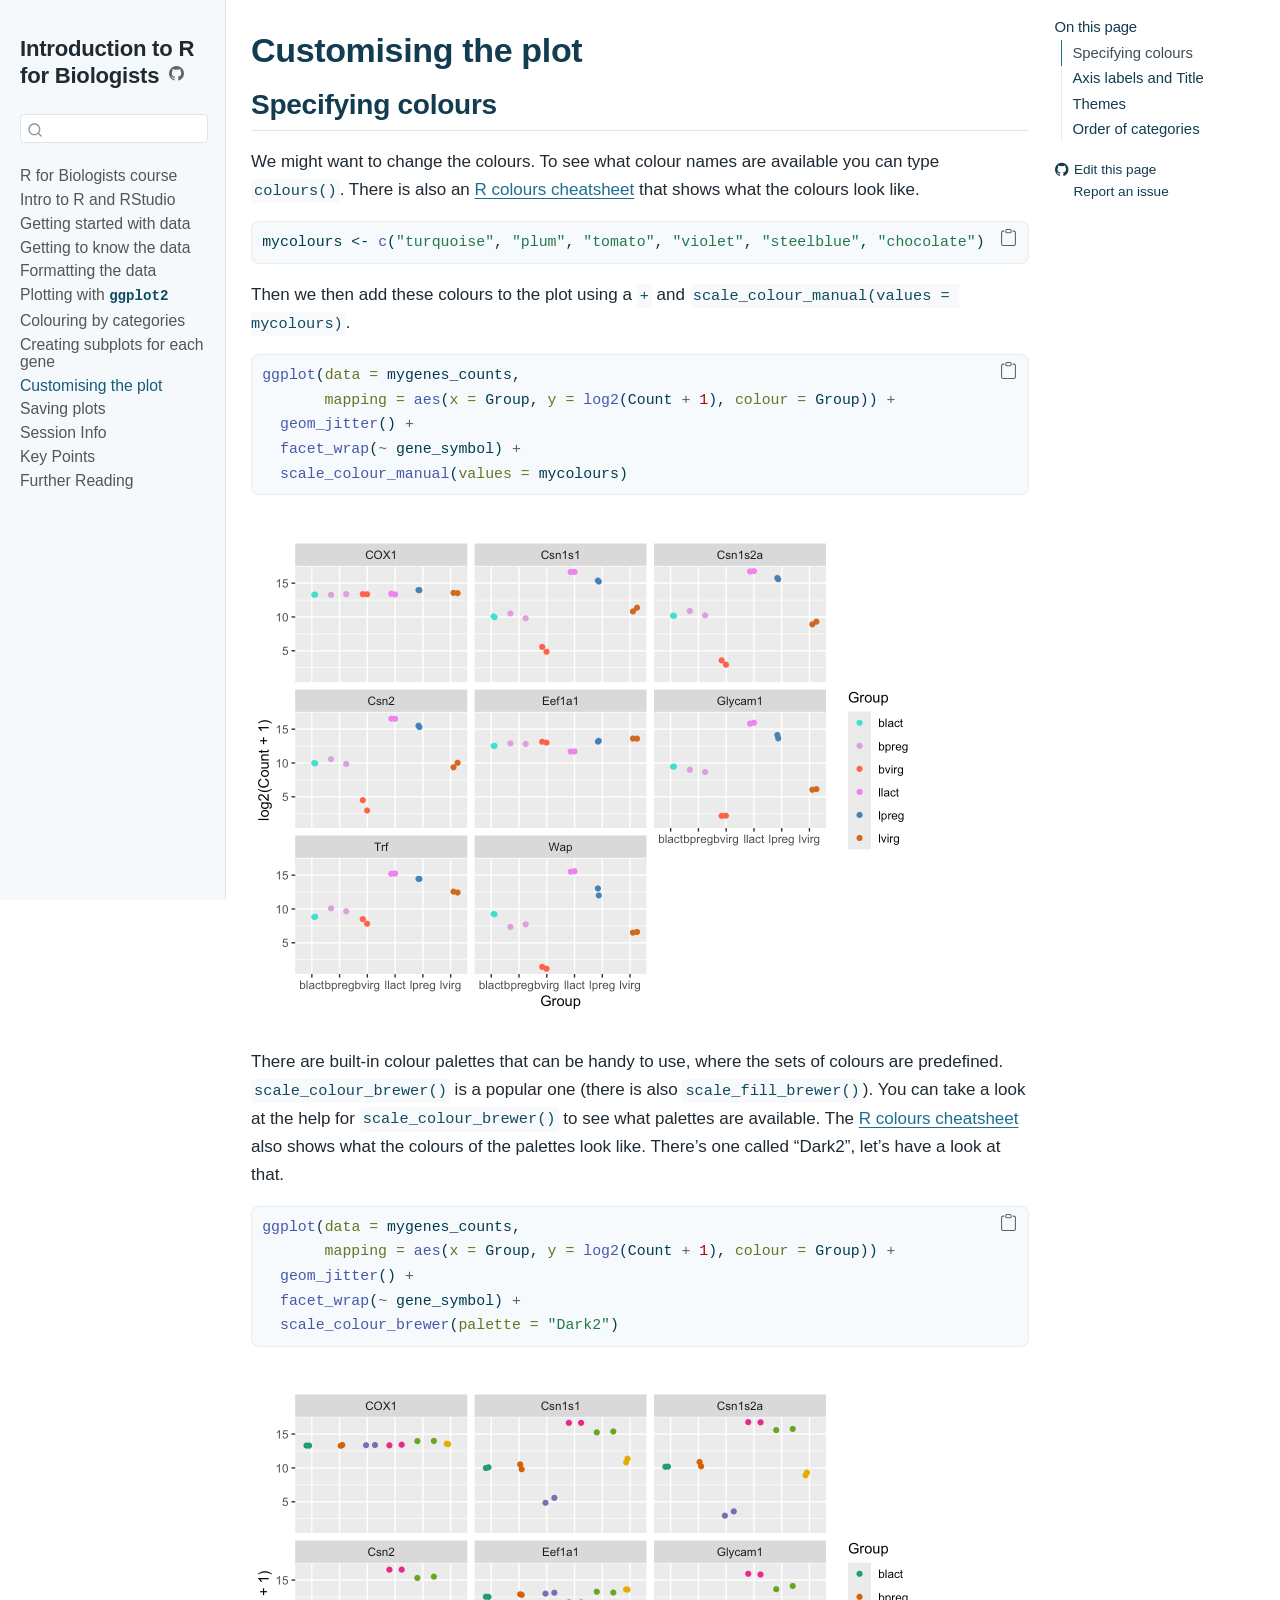
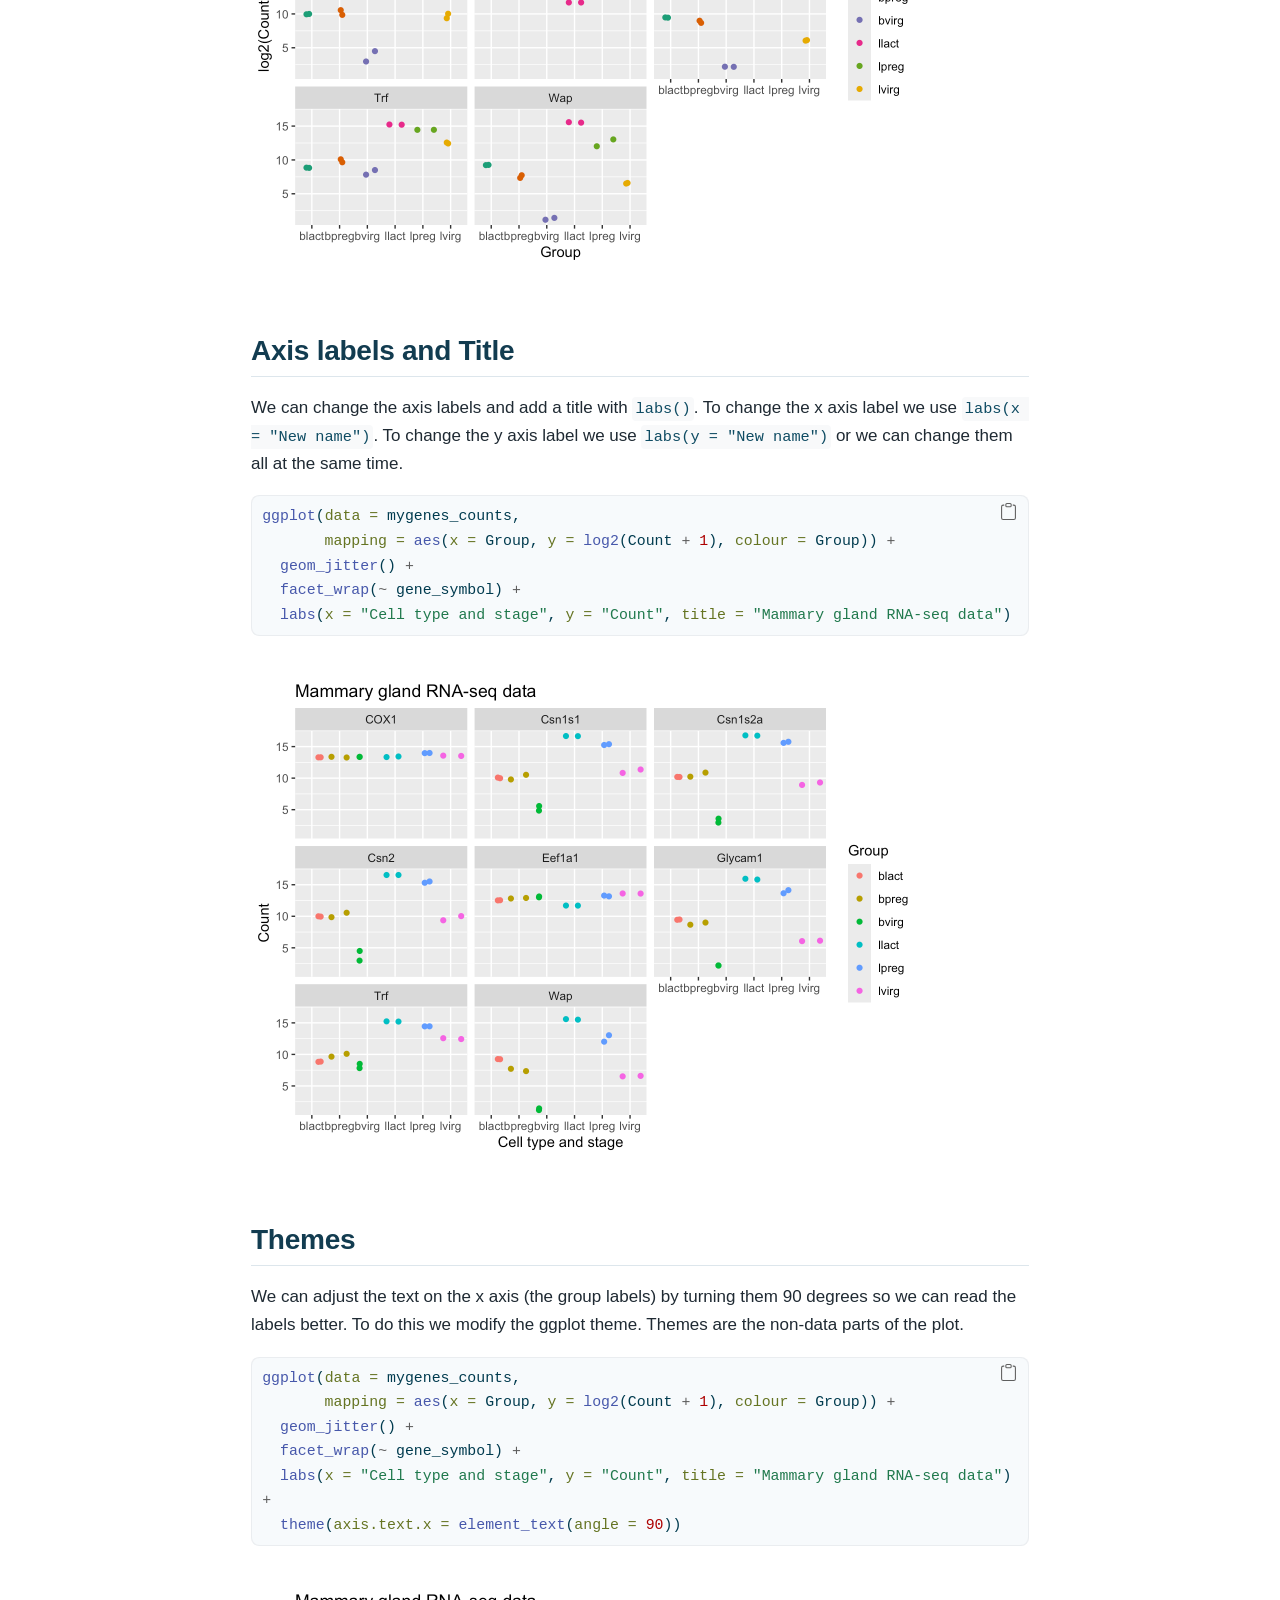
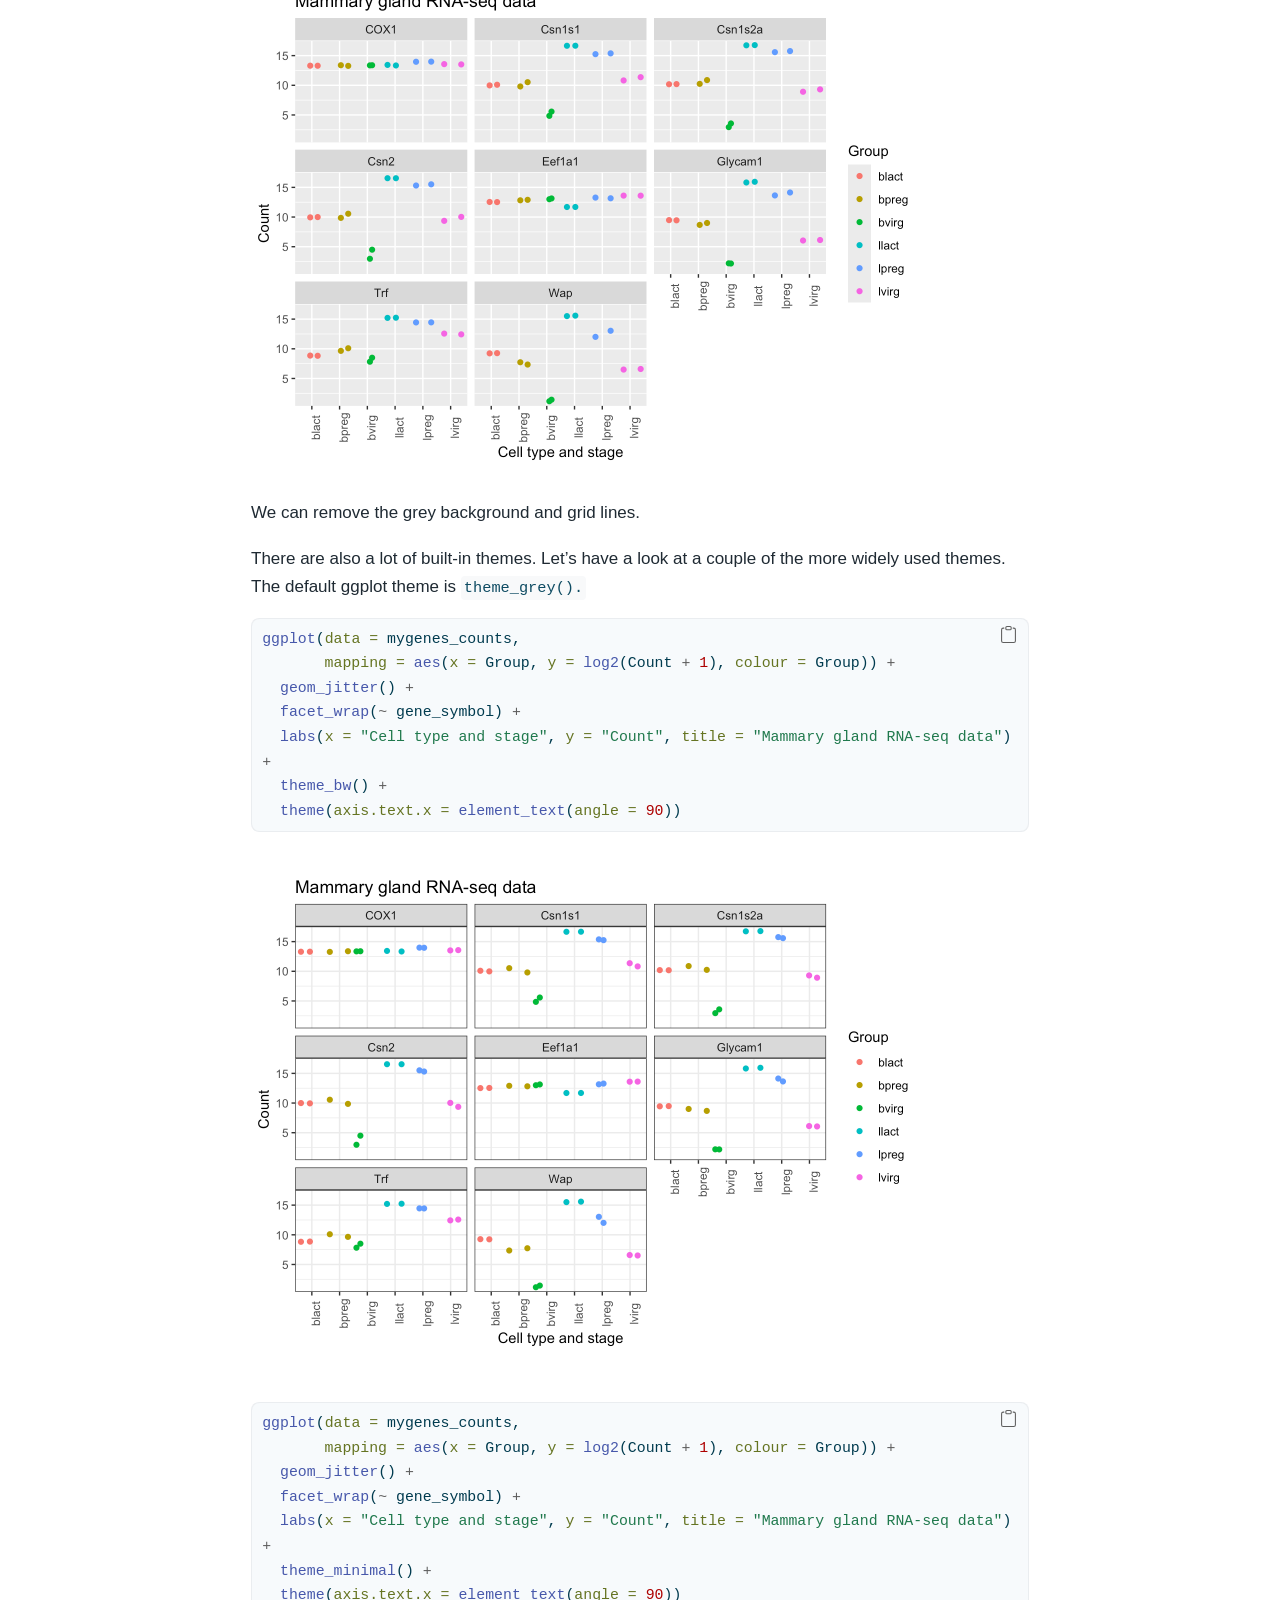
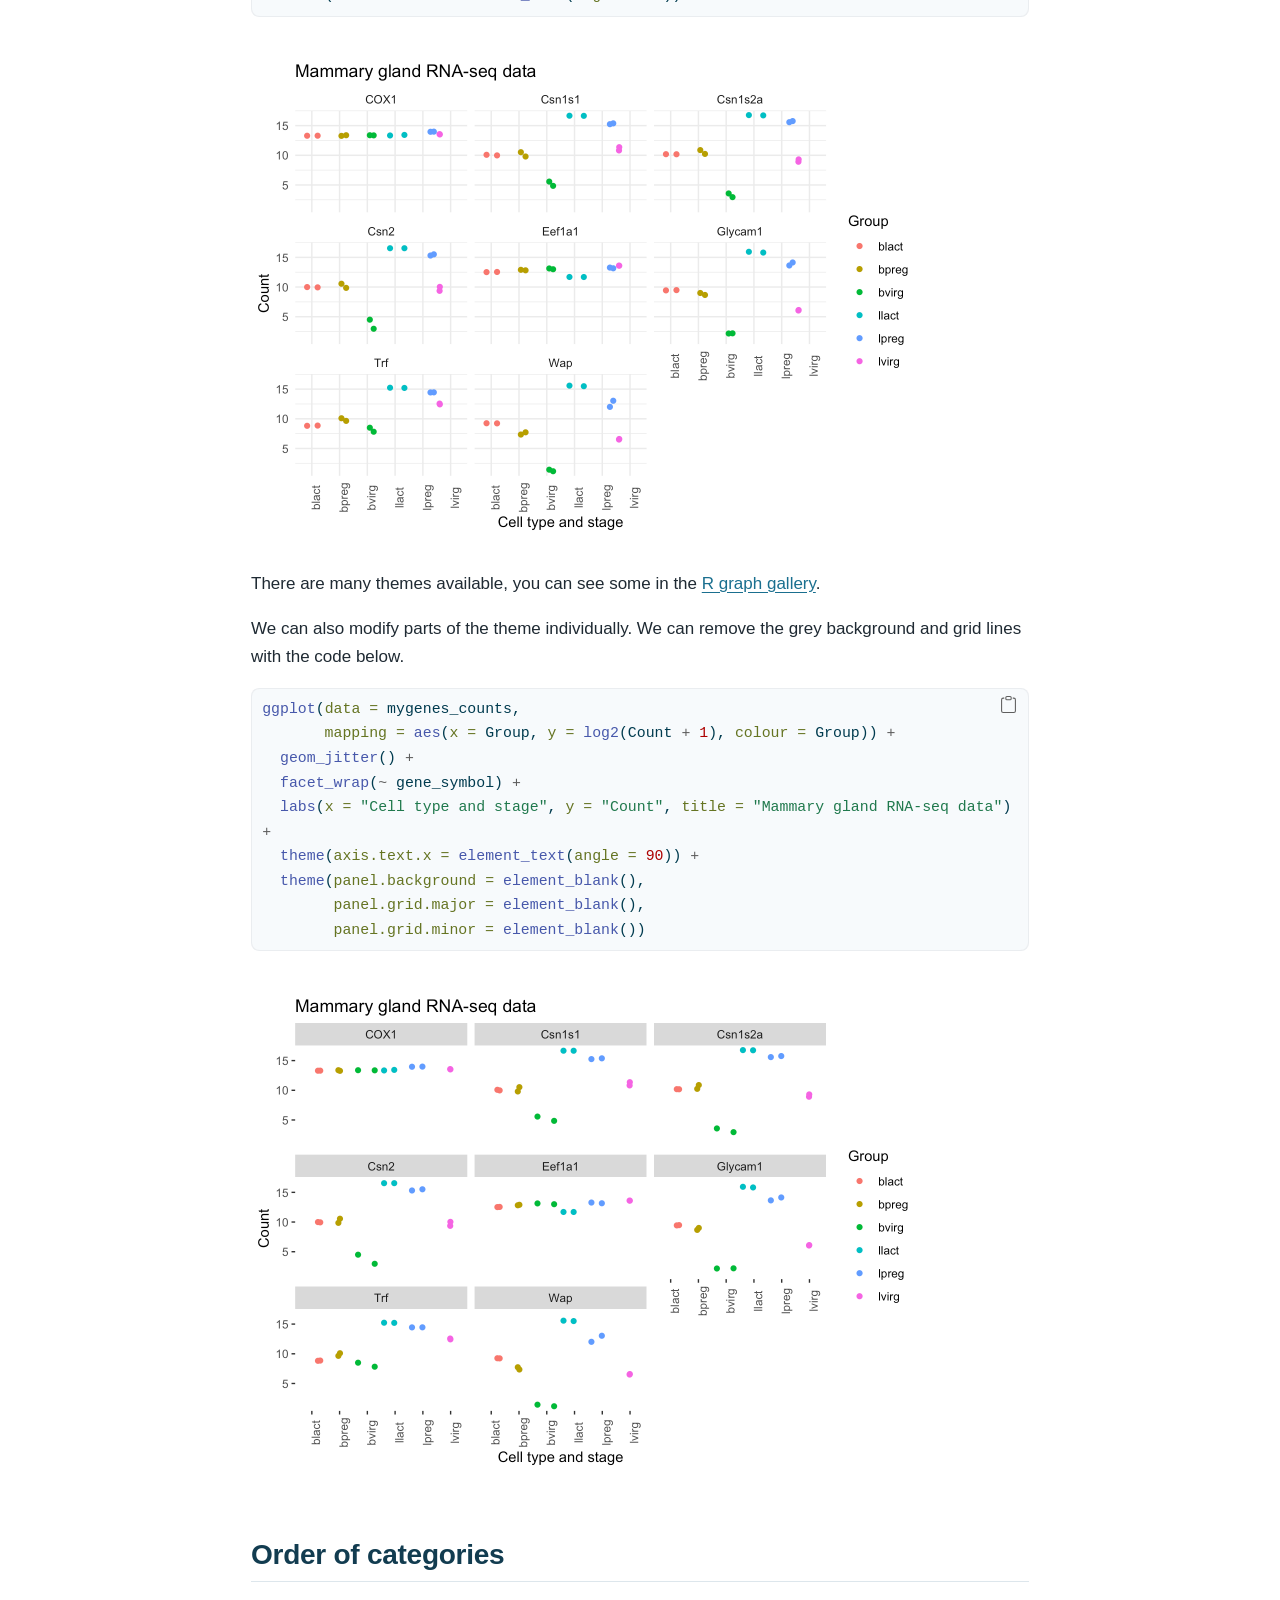
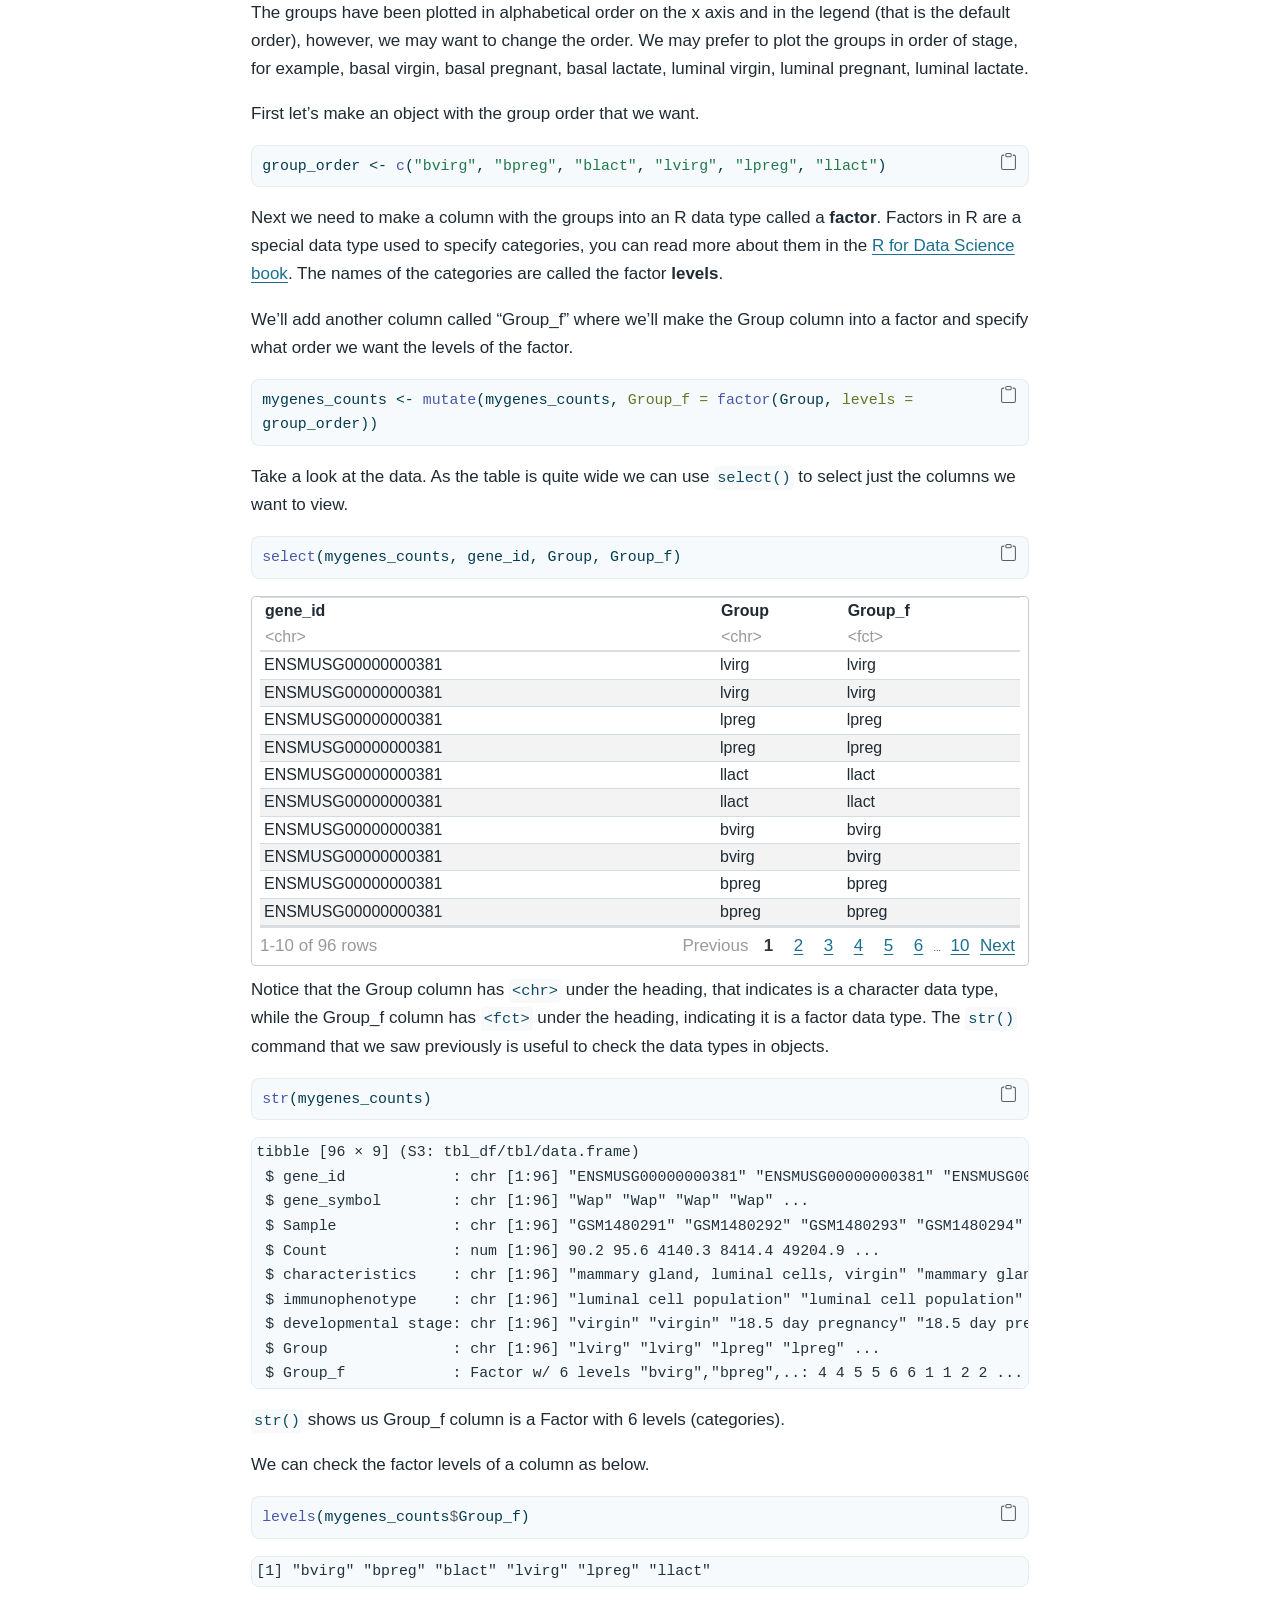
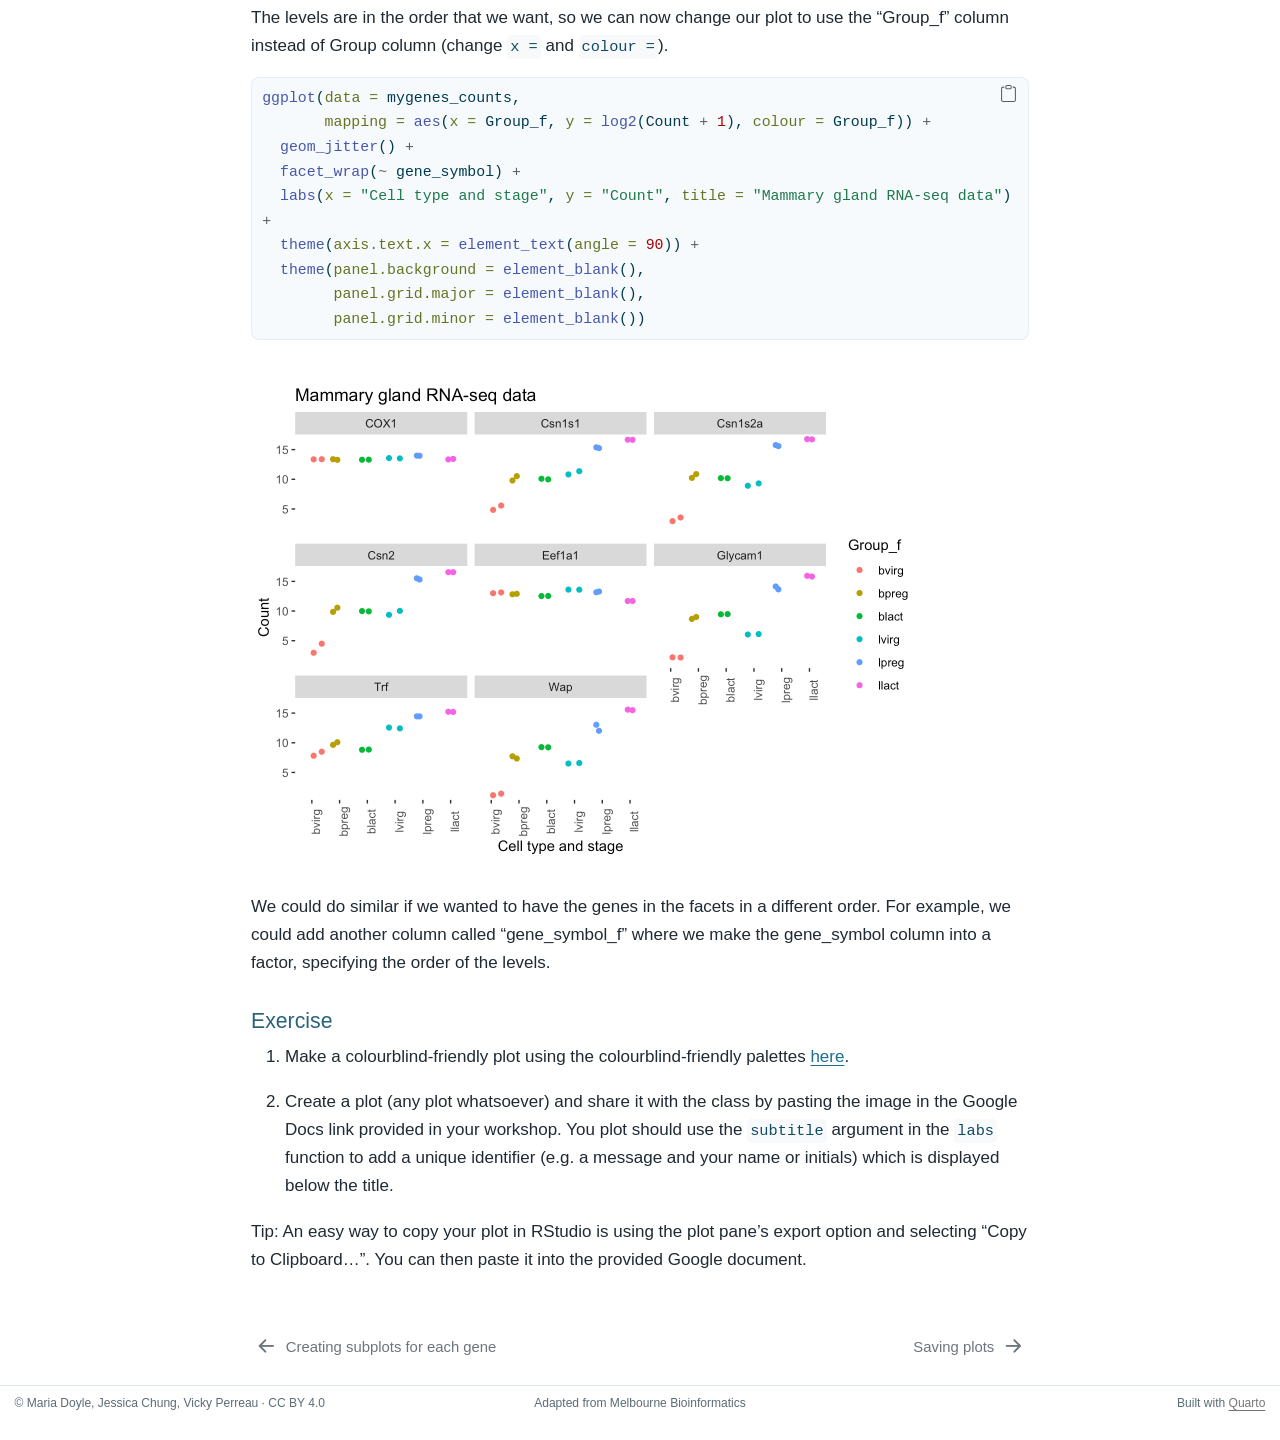
<file: docs/chapters/09-customising-the-plot.html>
<!DOCTYPE html>
<html xmlns="http://www.w3.org/1999/xhtml" lang="en" xml:lang="en"><head>

<meta charset="utf-8">
<meta name="generator" content="quarto-1.4.554">

<meta name="viewport" content="width=device-width, initial-scale=1.0, user-scalable=yes">


<title>Introduction to R for Biologists - Customising the plot</title>
<style>
code{white-space: pre-wrap;}
span.smallcaps{font-variant: small-caps;}
div.columns{display: flex; gap: min(4vw, 1.5em);}
div.column{flex: auto; overflow-x: auto;}
div.hanging-indent{margin-left: 1.5em; text-indent: -1.5em;}
ul.task-list{list-style: none;}
ul.task-list li input[type="checkbox"] {
  width: 0.8em;
  margin: 0 0.8em 0.2em -1em; /* quarto-specific, see https://github.com/quarto-dev/quarto-cli/issues/4556 */ 
  vertical-align: middle;
}
/* CSS for syntax highlighting */
pre > code.sourceCode { white-space: pre; position: relative; }
pre > code.sourceCode > span { line-height: 1.25; }
pre > code.sourceCode > span:empty { height: 1.2em; }
.sourceCode { overflow: visible; }
code.sourceCode > span { color: inherit; text-decoration: inherit; }
div.sourceCode { margin: 1em 0; }
pre.sourceCode { margin: 0; }
@media screen {
div.sourceCode { overflow: auto; }
}
@media print {
pre > code.sourceCode { white-space: pre-wrap; }
pre > code.sourceCode > span { text-indent: -5em; padding-left: 5em; }
}
pre.numberSource code
  { counter-reset: source-line 0; }
pre.numberSource code > span
  { position: relative; left: -4em; counter-increment: source-line; }
pre.numberSource code > span > a:first-child::before
  { content: counter(source-line);
    position: relative; left: -1em; text-align: right; vertical-align: baseline;
    border: none; display: inline-block;
    -webkit-touch-callout: none; -webkit-user-select: none;
    -khtml-user-select: none; -moz-user-select: none;
    -ms-user-select: none; user-select: none;
    padding: 0 4px; width: 4em;
  }
pre.numberSource { margin-left: 3em;  padding-left: 4px; }
div.sourceCode
  {   }
@media screen {
pre > code.sourceCode > span > a:first-child::before { text-decoration: underline; }
}
</style>


<script src="../site_libs/quarto-nav/quarto-nav.js"></script>
<script src="../site_libs/quarto-nav/headroom.min.js"></script>
<script src="../site_libs/clipboard/clipboard.min.js"></script>
<script src="../site_libs/quarto-search/autocomplete.umd.js"></script>
<script src="../site_libs/quarto-search/fuse.min.js"></script>
<script src="../site_libs/quarto-search/quarto-search.js"></script>
<meta name="quarto:offset" content="../">
<link href="../chapters/10-saving-plots.html" rel="next">
<link href="../chapters/08-creating-subplots-for-each-gene.html" rel="prev">
<script src="../site_libs/quarto-html/quarto.js"></script>
<script src="../site_libs/quarto-html/popper.min.js"></script>
<script src="../site_libs/quarto-html/tippy.umd.min.js"></script>
<script src="../site_libs/quarto-html/anchor.min.js"></script>
<link href="../site_libs/quarto-html/tippy.css" rel="stylesheet">
<link href="../site_libs/quarto-html/quarto-syntax-highlighting.css" rel="stylesheet" id="quarto-text-highlighting-styles">
<script src="../site_libs/bootstrap/bootstrap.min.js"></script>
<link href="../site_libs/bootstrap/bootstrap-icons.css" rel="stylesheet">
<link href="../site_libs/bootstrap/bootstrap.min.css" rel="stylesheet" id="quarto-bootstrap" data-mode="light">
<script id="quarto-search-options" type="application/json">{
  "location": "sidebar",
  "copy-button": false,
  "collapse-after": 3,
  "panel-placement": "start",
  "type": "textbox",
  "limit": 50,
  "keyboard-shortcut": [
    "f",
    "/",
    "s"
  ],
  "show-item-context": false,
  "language": {
    "search-no-results-text": "No results",
    "search-matching-documents-text": "matching documents",
    "search-copy-link-title": "Copy link to search",
    "search-hide-matches-text": "Hide additional matches",
    "search-more-match-text": "more match in this document",
    "search-more-matches-text": "more matches in this document",
    "search-clear-button-title": "Clear",
    "search-text-placeholder": "",
    "search-detached-cancel-button-title": "Cancel",
    "search-submit-button-title": "Submit",
    "search-label": "Search"
  }
}</script>
<link href="../site_libs/pagedtable-1.1/css/pagedtable.css" rel="stylesheet">
<script src="../site_libs/pagedtable-1.1/js/pagedtable.js"></script>


</head>

<body class="nav-sidebar docked">

<div id="quarto-search-results"></div>
  <header id="quarto-header" class="headroom fixed-top">
  <nav class="quarto-secondary-nav">
    <div class="container-fluid d-flex">
      <button type="button" class="quarto-btn-toggle btn" data-bs-toggle="collapse" data-bs-target=".quarto-sidebar-collapse-item" aria-controls="quarto-sidebar" aria-expanded="false" aria-label="Toggle sidebar navigation" onclick="if (window.quartoToggleHeadroom) { window.quartoToggleHeadroom(); }">
        <i class="bi bi-layout-text-sidebar-reverse"></i>
      </button>
        <nav class="quarto-page-breadcrumbs" aria-label="breadcrumb"><ol class="breadcrumb"><li class="breadcrumb-item"><a href="../chapters/09-customising-the-plot.html"><span class="chapter-title">Customising the plot</span></a></li></ol></nav>
        <a class="flex-grow-1" role="button" data-bs-toggle="collapse" data-bs-target=".quarto-sidebar-collapse-item" aria-controls="quarto-sidebar" aria-expanded="false" aria-label="Toggle sidebar navigation" onclick="if (window.quartoToggleHeadroom) { window.quartoToggleHeadroom(); }">      
        </a>
      <button type="button" class="btn quarto-search-button" aria-label="" onclick="window.quartoOpenSearch();">
        <i class="bi bi-search"></i>
      </button>
    </div>
  </nav>
</header>
<!-- content -->
<div id="quarto-content" class="quarto-container page-columns page-rows-contents page-layout-article">
<!-- sidebar -->
  <nav id="quarto-sidebar" class="sidebar collapse collapse-horizontal quarto-sidebar-collapse-item sidebar-navigation docked overflow-auto">
    <div class="pt-lg-2 mt-2 text-left sidebar-header">
    <div class="sidebar-title mb-0 py-0">
      <a href="../">Introduction to R for Biologists</a> 
        <div class="sidebar-tools-main">
    <a href="https://github.com/Thanh-Phuc/intro-r-biologists" title="Source Code" class="quarto-navigation-tool px-1" aria-label="Source Code"><i class="bi bi-github"></i></a>
</div>
    </div>
      </div>
        <div class="mt-2 flex-shrink-0 align-items-center">
        <div class="sidebar-search">
        <div id="quarto-search" class="" title="Search"></div>
        </div>
        </div>
    <div class="sidebar-menu-container"> 
    <ul class="list-unstyled mt-1">
        <li class="sidebar-item">
  <div class="sidebar-item-container"> 
  <a href="../index.html" class="sidebar-item-text sidebar-link"><span class="chapter-title">R for Biologists course</span></a>
  </div>
</li>
        <li class="sidebar-item">
  <div class="sidebar-item-container"> 
  <a href="../chapters/02-intro-r-and-rstudio.html" class="sidebar-item-text sidebar-link"><span class="chapter-title">Intro to R and RStudio</span></a>
  </div>
</li>
        <li class="sidebar-item">
  <div class="sidebar-item-container"> 
  <a href="../chapters/03-getting-started-with-data.html" class="sidebar-item-text sidebar-link"><span class="chapter-title">Getting started with data</span></a>
  </div>
</li>
        <li class="sidebar-item">
  <div class="sidebar-item-container"> 
  <a href="../chapters/04-getting-to-know-the-data.html" class="sidebar-item-text sidebar-link"><span class="chapter-title">Getting to know the data</span></a>
  </div>
</li>
        <li class="sidebar-item">
  <div class="sidebar-item-container"> 
  <a href="../chapters/05-formatting-the-data.html" class="sidebar-item-text sidebar-link"><span class="chapter-title">Formatting the data</span></a>
  </div>
</li>
        <li class="sidebar-item">
  <div class="sidebar-item-container"> 
  <a href="../chapters/06-plotting-with-ggplot2.html" class="sidebar-item-text sidebar-link"><span class="chapter-title">Plotting with <strong><code>ggplot2</code></strong></span></a>
  </div>
</li>
        <li class="sidebar-item">
  <div class="sidebar-item-container"> 
  <a href="../chapters/07-colouring-by-categories.html" class="sidebar-item-text sidebar-link"><span class="chapter-title">Colouring by categories</span></a>
  </div>
</li>
        <li class="sidebar-item">
  <div class="sidebar-item-container"> 
  <a href="../chapters/08-creating-subplots-for-each-gene.html" class="sidebar-item-text sidebar-link"><span class="chapter-title">Creating subplots for each gene</span></a>
  </div>
</li>
        <li class="sidebar-item">
  <div class="sidebar-item-container"> 
  <a href="../chapters/09-customising-the-plot.html" class="sidebar-item-text sidebar-link active"><span class="chapter-title">Customising the plot</span></a>
  </div>
</li>
        <li class="sidebar-item">
  <div class="sidebar-item-container"> 
  <a href="../chapters/10-saving-plots.html" class="sidebar-item-text sidebar-link"><span class="chapter-title">Saving plots</span></a>
  </div>
</li>
        <li class="sidebar-item">
  <div class="sidebar-item-container"> 
  <a href="../chapters/11-session-info.html" class="sidebar-item-text sidebar-link"><span class="chapter-title">Session Info</span></a>
  </div>
</li>
        <li class="sidebar-item">
  <div class="sidebar-item-container"> 
  <a href="../chapters/12-key-points.html" class="sidebar-item-text sidebar-link"><span class="chapter-title">Key Points</span></a>
  </div>
</li>
        <li class="sidebar-item">
  <div class="sidebar-item-container"> 
  <a href="../chapters/13-further-reading.html" class="sidebar-item-text sidebar-link"><span class="chapter-title">Further Reading</span></a>
  </div>
</li>
    </ul>
    </div>
</nav>
<div id="quarto-sidebar-glass" class="quarto-sidebar-collapse-item" data-bs-toggle="collapse" data-bs-target=".quarto-sidebar-collapse-item"></div>
<!-- margin-sidebar -->
    <div id="quarto-margin-sidebar" class="sidebar margin-sidebar">
        <nav id="TOC" role="doc-toc" class="toc-active">
    <h2 id="toc-title">On this page</h2>
   
  <ul>
  <li><a href="#specifying-colours" id="toc-specifying-colours" class="nav-link active" data-scroll-target="#specifying-colours">Specifying colours</a></li>
  <li><a href="#axis-labels-and-title" id="toc-axis-labels-and-title" class="nav-link" data-scroll-target="#axis-labels-and-title">Axis labels and Title</a></li>
  <li><a href="#themes" id="toc-themes" class="nav-link" data-scroll-target="#themes">Themes</a></li>
  <li><a href="#order-of-categories" id="toc-order-of-categories" class="nav-link" data-scroll-target="#order-of-categories">Order of categories</a></li>
  </ul>
<div class="toc-actions"><ul><li><a href="https://github.com/Thanh-Phuc/intro-r-biologists/edit/main/chapters/09-customising-the-plot.qmd" class="toc-action"><i class="bi bi-github"></i>Edit this page</a></li><li><a href="https://github.com/Thanh-Phuc/intro-r-biologists/issues/new" class="toc-action"><i class="bi empty"></i>Report an issue</a></li></ul></div></nav>
    </div>
<!-- main -->
<main class="content" id="quarto-document-content">

<header id="title-block-header" class="quarto-title-block default">
<div class="quarto-title">
<h1 class="title"><span class="chapter-title">Customising the plot</span></h1>
</div>



<div class="quarto-title-meta">

    
  
    
  </div>
  


</header>


<section id="specifying-colours" class="level2">
<h2 class="anchored" data-anchor-id="specifying-colours">Specifying colours</h2>
<p>We might want to change the colours. To see what colour names are available you can type <code>colours()</code>. There is also an <a href="https://www.nceas.ucsb.edu/~frazier/RSpatialGuides/colorPaletteCheatsheet.pdf">R colours cheatsheet</a> that shows what the colours look like.</p>
<div class="cell">
<div class="sourceCode cell-code" id="cb1"><pre class="sourceCode r code-with-copy"><code class="sourceCode r"><span id="cb1-1"><a href="#cb1-1" aria-hidden="true" tabindex="-1"></a>mycolours <span class="ot">&lt;-</span> <span class="fu">c</span>(<span class="st">"turquoise"</span>, <span class="st">"plum"</span>, <span class="st">"tomato"</span>, <span class="st">"violet"</span>, <span class="st">"steelblue"</span>, <span class="st">"chocolate"</span>)</span></code><button title="Copy to Clipboard" class="code-copy-button"><i class="bi"></i></button></pre></div>
</div>
<p>Then we then add these colours to the plot using a <code>+</code> and <code>scale_colour_manual(values = mycolours)</code>.</p>
<div class="cell">
<div class="sourceCode cell-code" id="cb2"><pre class="sourceCode r code-with-copy"><code class="sourceCode r"><span id="cb2-1"><a href="#cb2-1" aria-hidden="true" tabindex="-1"></a><span class="fu">ggplot</span>(<span class="at">data =</span> mygenes_counts, </span>
<span id="cb2-2"><a href="#cb2-2" aria-hidden="true" tabindex="-1"></a>       <span class="at">mapping =</span> <span class="fu">aes</span>(<span class="at">x =</span> Group, <span class="at">y =</span> <span class="fu">log2</span>(Count <span class="sc">+</span> <span class="dv">1</span>), <span class="at">colour =</span> Group)) <span class="sc">+</span></span>
<span id="cb2-3"><a href="#cb2-3" aria-hidden="true" tabindex="-1"></a>  <span class="fu">geom_jitter</span>() <span class="sc">+</span></span>
<span id="cb2-4"><a href="#cb2-4" aria-hidden="true" tabindex="-1"></a>  <span class="fu">facet_wrap</span>(<span class="sc">~</span> gene_symbol) <span class="sc">+</span></span>
<span id="cb2-5"><a href="#cb2-5" aria-hidden="true" tabindex="-1"></a>  <span class="fu">scale_colour_manual</span>(<span class="at">values =</span> mycolours)</span></code><button title="Copy to Clipboard" class="code-copy-button"><i class="bi"></i></button></pre></div>
<div class="cell-output-display">
<div>
<figure class="figure">
<p><img src="09-customising-the-plot_files/figure-html/unnamed-chunk-2-1.png" class="img-fluid figure-img" width="672"></p>
</figure>
</div>
</div>
</div>
<p>There are built-in colour palettes that can be handy to use, where the sets of colours are predefined. <code>scale_colour_brewer()</code> is a popular one (there is also <code>scale_fill_brewer()</code>). You can take a look at the help for <code>scale_colour_brewer()</code> to see what palettes are available. The <a href="https://www.nceas.ucsb.edu/~frazier/RSpatialGuides/colorPaletteCheatsheet.pdf">R colours cheatsheet</a> also shows what the colours of the palettes look like. There’s one called “Dark2”, let’s have a look at that.</p>
<div class="cell">
<div class="sourceCode cell-code" id="cb3"><pre class="sourceCode r code-with-copy"><code class="sourceCode r"><span id="cb3-1"><a href="#cb3-1" aria-hidden="true" tabindex="-1"></a><span class="fu">ggplot</span>(<span class="at">data =</span> mygenes_counts, </span>
<span id="cb3-2"><a href="#cb3-2" aria-hidden="true" tabindex="-1"></a>       <span class="at">mapping =</span> <span class="fu">aes</span>(<span class="at">x =</span> Group, <span class="at">y =</span> <span class="fu">log2</span>(Count <span class="sc">+</span> <span class="dv">1</span>), <span class="at">colour =</span> Group)) <span class="sc">+</span></span>
<span id="cb3-3"><a href="#cb3-3" aria-hidden="true" tabindex="-1"></a>  <span class="fu">geom_jitter</span>() <span class="sc">+</span></span>
<span id="cb3-4"><a href="#cb3-4" aria-hidden="true" tabindex="-1"></a>  <span class="fu">facet_wrap</span>(<span class="sc">~</span> gene_symbol) <span class="sc">+</span></span>
<span id="cb3-5"><a href="#cb3-5" aria-hidden="true" tabindex="-1"></a>  <span class="fu">scale_colour_brewer</span>(<span class="at">palette =</span> <span class="st">"Dark2"</span>)</span></code><button title="Copy to Clipboard" class="code-copy-button"><i class="bi"></i></button></pre></div>
<div class="cell-output-display">
<div>
<figure class="figure">
<p><img src="09-customising-the-plot_files/figure-html/unnamed-chunk-3-1.png" class="img-fluid figure-img" width="672"></p>
</figure>
</div>
</div>
</div>
</section>
<section id="axis-labels-and-title" class="level2">
<h2 class="anchored" data-anchor-id="axis-labels-and-title">Axis labels and Title</h2>
<p>We can change the axis labels and add a title with <code>labs()</code>. To change the x axis label we use <code>labs(x = "New name")</code>. To change the y axis label we use <code>labs(y = "New name")</code> or we can change them all at the same time.</p>
<div class="cell">
<div class="sourceCode cell-code" id="cb4"><pre class="sourceCode r code-with-copy"><code class="sourceCode r"><span id="cb4-1"><a href="#cb4-1" aria-hidden="true" tabindex="-1"></a><span class="fu">ggplot</span>(<span class="at">data =</span> mygenes_counts, </span>
<span id="cb4-2"><a href="#cb4-2" aria-hidden="true" tabindex="-1"></a>       <span class="at">mapping =</span> <span class="fu">aes</span>(<span class="at">x =</span> Group, <span class="at">y =</span> <span class="fu">log2</span>(Count <span class="sc">+</span> <span class="dv">1</span>), <span class="at">colour =</span> Group)) <span class="sc">+</span></span>
<span id="cb4-3"><a href="#cb4-3" aria-hidden="true" tabindex="-1"></a>  <span class="fu">geom_jitter</span>() <span class="sc">+</span></span>
<span id="cb4-4"><a href="#cb4-4" aria-hidden="true" tabindex="-1"></a>  <span class="fu">facet_wrap</span>(<span class="sc">~</span> gene_symbol) <span class="sc">+</span></span>
<span id="cb4-5"><a href="#cb4-5" aria-hidden="true" tabindex="-1"></a>  <span class="fu">labs</span>(<span class="at">x =</span> <span class="st">"Cell type and stage"</span>, <span class="at">y =</span> <span class="st">"Count"</span>, <span class="at">title =</span> <span class="st">"Mammary gland RNA-seq data"</span>)</span></code><button title="Copy to Clipboard" class="code-copy-button"><i class="bi"></i></button></pre></div>
<div class="cell-output-display">
<div>
<figure class="figure">
<p><img src="09-customising-the-plot_files/figure-html/unnamed-chunk-4-1.png" class="img-fluid figure-img" width="672"></p>
</figure>
</div>
</div>
</div>
</section>
<section id="themes" class="level2">
<h2 class="anchored" data-anchor-id="themes">Themes</h2>
<p>We can adjust the text on the x axis (the group labels) by turning them 90 degrees so we can read the labels better. To do this we modify the ggplot theme. Themes are the non-data parts of the plot.</p>
<div class="cell">
<div class="sourceCode cell-code" id="cb5"><pre class="sourceCode r code-with-copy"><code class="sourceCode r"><span id="cb5-1"><a href="#cb5-1" aria-hidden="true" tabindex="-1"></a><span class="fu">ggplot</span>(<span class="at">data =</span> mygenes_counts, </span>
<span id="cb5-2"><a href="#cb5-2" aria-hidden="true" tabindex="-1"></a>       <span class="at">mapping =</span> <span class="fu">aes</span>(<span class="at">x =</span> Group, <span class="at">y =</span> <span class="fu">log2</span>(Count <span class="sc">+</span> <span class="dv">1</span>), <span class="at">colour =</span> Group)) <span class="sc">+</span></span>
<span id="cb5-3"><a href="#cb5-3" aria-hidden="true" tabindex="-1"></a>  <span class="fu">geom_jitter</span>() <span class="sc">+</span></span>
<span id="cb5-4"><a href="#cb5-4" aria-hidden="true" tabindex="-1"></a>  <span class="fu">facet_wrap</span>(<span class="sc">~</span> gene_symbol) <span class="sc">+</span></span>
<span id="cb5-5"><a href="#cb5-5" aria-hidden="true" tabindex="-1"></a>  <span class="fu">labs</span>(<span class="at">x =</span> <span class="st">"Cell type and stage"</span>, <span class="at">y =</span> <span class="st">"Count"</span>, <span class="at">title =</span> <span class="st">"Mammary gland RNA-seq data"</span>) <span class="sc">+</span></span>
<span id="cb5-6"><a href="#cb5-6" aria-hidden="true" tabindex="-1"></a>  <span class="fu">theme</span>(<span class="at">axis.text.x =</span> <span class="fu">element_text</span>(<span class="at">angle =</span> <span class="dv">90</span>))</span></code><button title="Copy to Clipboard" class="code-copy-button"><i class="bi"></i></button></pre></div>
<div class="cell-output-display">
<div>
<figure class="figure">
<p><img src="09-customising-the-plot_files/figure-html/unnamed-chunk-5-1.png" class="img-fluid figure-img" width="672"></p>
</figure>
</div>
</div>
</div>
<p>We can remove the grey background and grid lines.</p>
<p>There are also a lot of built-in themes. Let’s have a look at a couple of the more widely used themes. The default ggplot theme is <code>theme_grey().</code></p>
<div class="cell">
<div class="sourceCode cell-code" id="cb6"><pre class="sourceCode r code-with-copy"><code class="sourceCode r"><span id="cb6-1"><a href="#cb6-1" aria-hidden="true" tabindex="-1"></a><span class="fu">ggplot</span>(<span class="at">data =</span> mygenes_counts, </span>
<span id="cb6-2"><a href="#cb6-2" aria-hidden="true" tabindex="-1"></a>       <span class="at">mapping =</span> <span class="fu">aes</span>(<span class="at">x =</span> Group, <span class="at">y =</span> <span class="fu">log2</span>(Count <span class="sc">+</span> <span class="dv">1</span>), <span class="at">colour =</span> Group)) <span class="sc">+</span></span>
<span id="cb6-3"><a href="#cb6-3" aria-hidden="true" tabindex="-1"></a>  <span class="fu">geom_jitter</span>() <span class="sc">+</span></span>
<span id="cb6-4"><a href="#cb6-4" aria-hidden="true" tabindex="-1"></a>  <span class="fu">facet_wrap</span>(<span class="sc">~</span> gene_symbol) <span class="sc">+</span></span>
<span id="cb6-5"><a href="#cb6-5" aria-hidden="true" tabindex="-1"></a>  <span class="fu">labs</span>(<span class="at">x =</span> <span class="st">"Cell type and stage"</span>, <span class="at">y =</span> <span class="st">"Count"</span>, <span class="at">title =</span> <span class="st">"Mammary gland RNA-seq data"</span>) <span class="sc">+</span></span>
<span id="cb6-6"><a href="#cb6-6" aria-hidden="true" tabindex="-1"></a>  <span class="fu">theme_bw</span>() <span class="sc">+</span></span>
<span id="cb6-7"><a href="#cb6-7" aria-hidden="true" tabindex="-1"></a>  <span class="fu">theme</span>(<span class="at">axis.text.x =</span> <span class="fu">element_text</span>(<span class="at">angle =</span> <span class="dv">90</span>))</span></code><button title="Copy to Clipboard" class="code-copy-button"><i class="bi"></i></button></pre></div>
<div class="cell-output-display">
<div>
<figure class="figure">
<p><img src="09-customising-the-plot_files/figure-html/unnamed-chunk-6-1.png" class="img-fluid figure-img" width="672"></p>
</figure>
</div>
</div>
</div>
<div class="cell">
<div class="sourceCode cell-code" id="cb7"><pre class="sourceCode r code-with-copy"><code class="sourceCode r"><span id="cb7-1"><a href="#cb7-1" aria-hidden="true" tabindex="-1"></a><span class="fu">ggplot</span>(<span class="at">data =</span> mygenes_counts, </span>
<span id="cb7-2"><a href="#cb7-2" aria-hidden="true" tabindex="-1"></a>       <span class="at">mapping =</span> <span class="fu">aes</span>(<span class="at">x =</span> Group, <span class="at">y =</span> <span class="fu">log2</span>(Count <span class="sc">+</span> <span class="dv">1</span>), <span class="at">colour =</span> Group)) <span class="sc">+</span></span>
<span id="cb7-3"><a href="#cb7-3" aria-hidden="true" tabindex="-1"></a>  <span class="fu">geom_jitter</span>() <span class="sc">+</span></span>
<span id="cb7-4"><a href="#cb7-4" aria-hidden="true" tabindex="-1"></a>  <span class="fu">facet_wrap</span>(<span class="sc">~</span> gene_symbol) <span class="sc">+</span></span>
<span id="cb7-5"><a href="#cb7-5" aria-hidden="true" tabindex="-1"></a>  <span class="fu">labs</span>(<span class="at">x =</span> <span class="st">"Cell type and stage"</span>, <span class="at">y =</span> <span class="st">"Count"</span>, <span class="at">title =</span> <span class="st">"Mammary gland RNA-seq data"</span>) <span class="sc">+</span></span>
<span id="cb7-6"><a href="#cb7-6" aria-hidden="true" tabindex="-1"></a>  <span class="fu">theme_minimal</span>() <span class="sc">+</span></span>
<span id="cb7-7"><a href="#cb7-7" aria-hidden="true" tabindex="-1"></a>  <span class="fu">theme</span>(<span class="at">axis.text.x =</span> <span class="fu">element_text</span>(<span class="at">angle =</span> <span class="dv">90</span>))</span></code><button title="Copy to Clipboard" class="code-copy-button"><i class="bi"></i></button></pre></div>
<div class="cell-output-display">
<div>
<figure class="figure">
<p><img src="09-customising-the-plot_files/figure-html/unnamed-chunk-7-1.png" class="img-fluid figure-img" width="672"></p>
</figure>
</div>
</div>
</div>
<p>There are many themes available, you can see some in the <a href="https://www.r-graph-gallery.com/192-ggplot-themes/">R graph gallery</a>.</p>
<p>We can also modify parts of the theme individually. We can remove the grey background and grid lines with the code below.</p>
<div class="cell">
<div class="sourceCode cell-code" id="cb8"><pre class="sourceCode r code-with-copy"><code class="sourceCode r"><span id="cb8-1"><a href="#cb8-1" aria-hidden="true" tabindex="-1"></a><span class="fu">ggplot</span>(<span class="at">data =</span> mygenes_counts, </span>
<span id="cb8-2"><a href="#cb8-2" aria-hidden="true" tabindex="-1"></a>       <span class="at">mapping =</span> <span class="fu">aes</span>(<span class="at">x =</span> Group, <span class="at">y =</span> <span class="fu">log2</span>(Count <span class="sc">+</span> <span class="dv">1</span>), <span class="at">colour =</span> Group)) <span class="sc">+</span></span>
<span id="cb8-3"><a href="#cb8-3" aria-hidden="true" tabindex="-1"></a>  <span class="fu">geom_jitter</span>() <span class="sc">+</span></span>
<span id="cb8-4"><a href="#cb8-4" aria-hidden="true" tabindex="-1"></a>  <span class="fu">facet_wrap</span>(<span class="sc">~</span> gene_symbol) <span class="sc">+</span></span>
<span id="cb8-5"><a href="#cb8-5" aria-hidden="true" tabindex="-1"></a>  <span class="fu">labs</span>(<span class="at">x =</span> <span class="st">"Cell type and stage"</span>, <span class="at">y =</span> <span class="st">"Count"</span>, <span class="at">title =</span> <span class="st">"Mammary gland RNA-seq data"</span>) <span class="sc">+</span></span>
<span id="cb8-6"><a href="#cb8-6" aria-hidden="true" tabindex="-1"></a>  <span class="fu">theme</span>(<span class="at">axis.text.x =</span> <span class="fu">element_text</span>(<span class="at">angle =</span> <span class="dv">90</span>)) <span class="sc">+</span></span>
<span id="cb8-7"><a href="#cb8-7" aria-hidden="true" tabindex="-1"></a>  <span class="fu">theme</span>(<span class="at">panel.background =</span> <span class="fu">element_blank</span>(),</span>
<span id="cb8-8"><a href="#cb8-8" aria-hidden="true" tabindex="-1"></a>        <span class="at">panel.grid.major =</span> <span class="fu">element_blank</span>(),</span>
<span id="cb8-9"><a href="#cb8-9" aria-hidden="true" tabindex="-1"></a>        <span class="at">panel.grid.minor =</span> <span class="fu">element_blank</span>())</span></code><button title="Copy to Clipboard" class="code-copy-button"><i class="bi"></i></button></pre></div>
<div class="cell-output-display">
<div>
<figure class="figure">
<p><img src="09-customising-the-plot_files/figure-html/unnamed-chunk-8-1.png" class="img-fluid figure-img" width="672"></p>
</figure>
</div>
</div>
</div>
</section>
<section id="order-of-categories" class="level2">
<h2 class="anchored" data-anchor-id="order-of-categories">Order of categories</h2>
<p>The groups have been plotted in alphabetical order on the x axis and in the legend (that is the default order), however, we may want to change the order. We may prefer to plot the groups in order of stage, for example, basal virgin, basal pregnant, basal lactate, luminal virgin, luminal pregnant, luminal lactate.</p>
<p>First let’s make an object with the group order that we want.</p>
<div class="cell">
<div class="sourceCode cell-code" id="cb9"><pre class="sourceCode r code-with-copy"><code class="sourceCode r"><span id="cb9-1"><a href="#cb9-1" aria-hidden="true" tabindex="-1"></a>group_order <span class="ot">&lt;-</span> <span class="fu">c</span>(<span class="st">"bvirg"</span>, <span class="st">"bpreg"</span>, <span class="st">"blact"</span>, <span class="st">"lvirg"</span>, <span class="st">"lpreg"</span>, <span class="st">"llact"</span>)</span></code><button title="Copy to Clipboard" class="code-copy-button"><i class="bi"></i></button></pre></div>
</div>
<p>Next we need to make a column with the groups into an R data type called a <strong>factor</strong>. Factors in R are a special data type used to specify categories, you can read more about them in the <a href="https://r4ds.had.co.nz/vectors.html#augmented-vectors">R for Data Science book</a>. The names of the categories are called the factor <strong>levels</strong>.</p>
<p>We’ll add another column called “Group_f” where we’ll make the Group column into a factor and specify what order we want the levels of the factor.</p>
<div class="cell">
<div class="sourceCode cell-code" id="cb10"><pre class="sourceCode r code-with-copy"><code class="sourceCode r"><span id="cb10-1"><a href="#cb10-1" aria-hidden="true" tabindex="-1"></a>mygenes_counts <span class="ot">&lt;-</span> <span class="fu">mutate</span>(mygenes_counts, <span class="at">Group_f =</span> <span class="fu">factor</span>(Group, <span class="at">levels =</span> group_order))</span></code><button title="Copy to Clipboard" class="code-copy-button"><i class="bi"></i></button></pre></div>
</div>
<p>Take a look at the data. As the table is quite wide we can use <code>select()</code> to select just the columns we want to view.</p>
<div class="cell">
<div class="sourceCode cell-code" id="cb11"><pre class="sourceCode r code-with-copy"><code class="sourceCode r"><span id="cb11-1"><a href="#cb11-1" aria-hidden="true" tabindex="-1"></a><span class="fu">select</span>(mygenes_counts, gene_id, Group, Group_f)</span></code><button title="Copy to Clipboard" class="code-copy-button"><i class="bi"></i></button></pre></div>
<div class="cell-output-display">
<div data-pagedtable="false">
  <script data-pagedtable-source="" type="application/json">
{"columns":[{"label":["gene_id"],"name":[1],"type":["chr"],"align":["left"]},{"label":["Group"],"name":[2],"type":["chr"],"align":["left"]},{"label":["Group_f"],"name":[3],"type":["fct"],"align":["left"]}],"data":[{"1":"ENSMUSG00000000381","2":"lvirg","3":"lvirg"},{"1":"ENSMUSG00000000381","2":"lvirg","3":"lvirg"},{"1":"ENSMUSG00000000381","2":"lpreg","3":"lpreg"},{"1":"ENSMUSG00000000381","2":"lpreg","3":"lpreg"},{"1":"ENSMUSG00000000381","2":"llact","3":"llact"},{"1":"ENSMUSG00000000381","2":"llact","3":"llact"},{"1":"ENSMUSG00000000381","2":"bvirg","3":"bvirg"},{"1":"ENSMUSG00000000381","2":"bvirg","3":"bvirg"},{"1":"ENSMUSG00000000381","2":"bpreg","3":"bpreg"},{"1":"ENSMUSG00000000381","2":"bpreg","3":"bpreg"},{"1":"ENSMUSG00000000381","2":"blact","3":"blact"},{"1":"ENSMUSG00000000381","2":"blact","3":"blact"},{"1":"ENSMUSG00000022491","2":"lvirg","3":"lvirg"},{"1":"ENSMUSG00000022491","2":"lvirg","3":"lvirg"},{"1":"ENSMUSG00000022491","2":"lpreg","3":"lpreg"},{"1":"ENSMUSG00000022491","2":"lpreg","3":"lpreg"},{"1":"ENSMUSG00000022491","2":"llact","3":"llact"},{"1":"ENSMUSG00000022491","2":"llact","3":"llact"},{"1":"ENSMUSG00000022491","2":"bvirg","3":"bvirg"},{"1":"ENSMUSG00000022491","2":"bvirg","3":"bvirg"},{"1":"ENSMUSG00000022491","2":"bpreg","3":"bpreg"},{"1":"ENSMUSG00000022491","2":"bpreg","3":"bpreg"},{"1":"ENSMUSG00000022491","2":"blact","3":"blact"},{"1":"ENSMUSG00000022491","2":"blact","3":"blact"},{"1":"ENSMUSG00000032554","2":"lvirg","3":"lvirg"},{"1":"ENSMUSG00000032554","2":"lvirg","3":"lvirg"},{"1":"ENSMUSG00000032554","2":"lpreg","3":"lpreg"},{"1":"ENSMUSG00000032554","2":"lpreg","3":"lpreg"},{"1":"ENSMUSG00000032554","2":"llact","3":"llact"},{"1":"ENSMUSG00000032554","2":"llact","3":"llact"},{"1":"ENSMUSG00000032554","2":"bvirg","3":"bvirg"},{"1":"ENSMUSG00000032554","2":"bvirg","3":"bvirg"},{"1":"ENSMUSG00000032554","2":"bpreg","3":"bpreg"},{"1":"ENSMUSG00000032554","2":"bpreg","3":"bpreg"},{"1":"ENSMUSG00000032554","2":"blact","3":"blact"},{"1":"ENSMUSG00000032554","2":"blact","3":"blact"},{"1":"ENSMUSG00000037742","2":"lvirg","3":"lvirg"},{"1":"ENSMUSG00000037742","2":"lvirg","3":"lvirg"},{"1":"ENSMUSG00000037742","2":"lpreg","3":"lpreg"},{"1":"ENSMUSG00000037742","2":"lpreg","3":"lpreg"},{"1":"ENSMUSG00000037742","2":"llact","3":"llact"},{"1":"ENSMUSG00000037742","2":"llact","3":"llact"},{"1":"ENSMUSG00000037742","2":"bvirg","3":"bvirg"},{"1":"ENSMUSG00000037742","2":"bvirg","3":"bvirg"},{"1":"ENSMUSG00000037742","2":"bpreg","3":"bpreg"},{"1":"ENSMUSG00000037742","2":"bpreg","3":"bpreg"},{"1":"ENSMUSG00000037742","2":"blact","3":"blact"},{"1":"ENSMUSG00000037742","2":"blact","3":"blact"},{"1":"ENSMUSG00000061937","2":"lvirg","3":"lvirg"},{"1":"ENSMUSG00000061937","2":"lvirg","3":"lvirg"},{"1":"ENSMUSG00000061937","2":"lpreg","3":"lpreg"},{"1":"ENSMUSG00000061937","2":"lpreg","3":"lpreg"},{"1":"ENSMUSG00000061937","2":"llact","3":"llact"},{"1":"ENSMUSG00000061937","2":"llact","3":"llact"},{"1":"ENSMUSG00000061937","2":"bvirg","3":"bvirg"},{"1":"ENSMUSG00000061937","2":"bvirg","3":"bvirg"},{"1":"ENSMUSG00000061937","2":"bpreg","3":"bpreg"},{"1":"ENSMUSG00000061937","2":"bpreg","3":"bpreg"},{"1":"ENSMUSG00000061937","2":"blact","3":"blact"},{"1":"ENSMUSG00000061937","2":"blact","3":"blact"},{"1":"ENSMUSG00000063157","2":"lvirg","3":"lvirg"},{"1":"ENSMUSG00000063157","2":"lvirg","3":"lvirg"},{"1":"ENSMUSG00000063157","2":"lpreg","3":"lpreg"},{"1":"ENSMUSG00000063157","2":"lpreg","3":"lpreg"},{"1":"ENSMUSG00000063157","2":"llact","3":"llact"},{"1":"ENSMUSG00000063157","2":"llact","3":"llact"},{"1":"ENSMUSG00000063157","2":"bvirg","3":"bvirg"},{"1":"ENSMUSG00000063157","2":"bvirg","3":"bvirg"},{"1":"ENSMUSG00000063157","2":"bpreg","3":"bpreg"},{"1":"ENSMUSG00000063157","2":"bpreg","3":"bpreg"},{"1":"ENSMUSG00000063157","2":"blact","3":"blact"},{"1":"ENSMUSG00000063157","2":"blact","3":"blact"},{"1":"ENSMUSG00000064351","2":"lvirg","3":"lvirg"},{"1":"ENSMUSG00000064351","2":"lvirg","3":"lvirg"},{"1":"ENSMUSG00000064351","2":"lpreg","3":"lpreg"},{"1":"ENSMUSG00000064351","2":"lpreg","3":"lpreg"},{"1":"ENSMUSG00000064351","2":"llact","3":"llact"},{"1":"ENSMUSG00000064351","2":"llact","3":"llact"},{"1":"ENSMUSG00000064351","2":"bvirg","3":"bvirg"},{"1":"ENSMUSG00000064351","2":"bvirg","3":"bvirg"},{"1":"ENSMUSG00000064351","2":"bpreg","3":"bpreg"},{"1":"ENSMUSG00000064351","2":"bpreg","3":"bpreg"},{"1":"ENSMUSG00000064351","2":"blact","3":"blact"},{"1":"ENSMUSG00000064351","2":"blact","3":"blact"},{"1":"ENSMUSG00000070702","2":"lvirg","3":"lvirg"},{"1":"ENSMUSG00000070702","2":"lvirg","3":"lvirg"},{"1":"ENSMUSG00000070702","2":"lpreg","3":"lpreg"},{"1":"ENSMUSG00000070702","2":"lpreg","3":"lpreg"},{"1":"ENSMUSG00000070702","2":"llact","3":"llact"},{"1":"ENSMUSG00000070702","2":"llact","3":"llact"},{"1":"ENSMUSG00000070702","2":"bvirg","3":"bvirg"},{"1":"ENSMUSG00000070702","2":"bvirg","3":"bvirg"},{"1":"ENSMUSG00000070702","2":"bpreg","3":"bpreg"},{"1":"ENSMUSG00000070702","2":"bpreg","3":"bpreg"},{"1":"ENSMUSG00000070702","2":"blact","3":"blact"},{"1":"ENSMUSG00000070702","2":"blact","3":"blact"}],"options":{"columns":{"min":{},"max":[10]},"rows":{"min":[10],"max":[10]},"pages":{}}}
  </script>
</div>
</div>
</div>
<p>Notice that the Group column has <code>&lt;chr&gt;</code> under the heading, that indicates is a character data type, while the Group_f column has <code>&lt;fct&gt;</code> under the heading, indicating it is a factor data type. The <code>str()</code> command that we saw previously is useful to check the data types in objects.</p>
<div class="cell">
<div class="sourceCode cell-code" id="cb12"><pre class="sourceCode r code-with-copy"><code class="sourceCode r"><span id="cb12-1"><a href="#cb12-1" aria-hidden="true" tabindex="-1"></a><span class="fu">str</span>(mygenes_counts)</span></code><button title="Copy to Clipboard" class="code-copy-button"><i class="bi"></i></button></pre></div>
<div class="cell-output cell-output-stdout">
<pre><code>tibble [96 × 9] (S3: tbl_df/tbl/data.frame)
 $ gene_id            : chr [1:96] "ENSMUSG00000000381" "ENSMUSG00000000381" "ENSMUSG00000000381" "ENSMUSG00000000381" ...
 $ gene_symbol        : chr [1:96] "Wap" "Wap" "Wap" "Wap" ...
 $ Sample             : chr [1:96] "GSM1480291" "GSM1480292" "GSM1480293" "GSM1480294" ...
 $ Count              : num [1:96] 90.2 95.6 4140.3 8414.4 49204.9 ...
 $ characteristics    : chr [1:96] "mammary gland, luminal cells, virgin" "mammary gland, luminal cells, virgin" "mammary gland, luminal cells, 18.5 day pregnancy" "mammary gland, luminal cells, 18.5 day pregnancy" ...
 $ immunophenotype    : chr [1:96] "luminal cell population" "luminal cell population" "luminal cell population" "luminal cell population" ...
 $ developmental stage: chr [1:96] "virgin" "virgin" "18.5 day pregnancy" "18.5 day pregnancy" ...
 $ Group              : chr [1:96] "lvirg" "lvirg" "lpreg" "lpreg" ...
 $ Group_f            : Factor w/ 6 levels "bvirg","bpreg",..: 4 4 5 5 6 6 1 1 2 2 ...</code></pre>
</div>
</div>
<p><code>str()</code> shows us Group_f column is a Factor with 6 levels (categories).</p>
<p>We can check the factor levels of a column as below.</p>
<div class="cell">
<div class="sourceCode cell-code" id="cb14"><pre class="sourceCode r code-with-copy"><code class="sourceCode r"><span id="cb14-1"><a href="#cb14-1" aria-hidden="true" tabindex="-1"></a><span class="fu">levels</span>(mygenes_counts<span class="sc">$</span>Group_f)</span></code><button title="Copy to Clipboard" class="code-copy-button"><i class="bi"></i></button></pre></div>
<div class="cell-output cell-output-stdout">
<pre><code>[1] "bvirg" "bpreg" "blact" "lvirg" "lpreg" "llact"</code></pre>
</div>
</div>
<p>The levels are in the order that we want, so we can now change our plot to use the “Group_f” column instead of Group column (change <code>x =</code> and <code>colour =</code>).</p>
<div class="cell">
<div class="sourceCode cell-code" id="cb16"><pre class="sourceCode r code-with-copy"><code class="sourceCode r"><span id="cb16-1"><a href="#cb16-1" aria-hidden="true" tabindex="-1"></a><span class="fu">ggplot</span>(<span class="at">data =</span> mygenes_counts, </span>
<span id="cb16-2"><a href="#cb16-2" aria-hidden="true" tabindex="-1"></a>       <span class="at">mapping =</span> <span class="fu">aes</span>(<span class="at">x =</span> Group_f, <span class="at">y =</span> <span class="fu">log2</span>(Count <span class="sc">+</span> <span class="dv">1</span>), <span class="at">colour =</span> Group_f)) <span class="sc">+</span></span>
<span id="cb16-3"><a href="#cb16-3" aria-hidden="true" tabindex="-1"></a>  <span class="fu">geom_jitter</span>() <span class="sc">+</span></span>
<span id="cb16-4"><a href="#cb16-4" aria-hidden="true" tabindex="-1"></a>  <span class="fu">facet_wrap</span>(<span class="sc">~</span> gene_symbol) <span class="sc">+</span></span>
<span id="cb16-5"><a href="#cb16-5" aria-hidden="true" tabindex="-1"></a>  <span class="fu">labs</span>(<span class="at">x =</span> <span class="st">"Cell type and stage"</span>, <span class="at">y =</span> <span class="st">"Count"</span>, <span class="at">title =</span> <span class="st">"Mammary gland RNA-seq data"</span>) <span class="sc">+</span></span>
<span id="cb16-6"><a href="#cb16-6" aria-hidden="true" tabindex="-1"></a>  <span class="fu">theme</span>(<span class="at">axis.text.x =</span> <span class="fu">element_text</span>(<span class="at">angle =</span> <span class="dv">90</span>)) <span class="sc">+</span></span>
<span id="cb16-7"><a href="#cb16-7" aria-hidden="true" tabindex="-1"></a>  <span class="fu">theme</span>(<span class="at">panel.background =</span> <span class="fu">element_blank</span>(),</span>
<span id="cb16-8"><a href="#cb16-8" aria-hidden="true" tabindex="-1"></a>        <span class="at">panel.grid.major =</span> <span class="fu">element_blank</span>(),</span>
<span id="cb16-9"><a href="#cb16-9" aria-hidden="true" tabindex="-1"></a>        <span class="at">panel.grid.minor =</span> <span class="fu">element_blank</span>())</span></code><button title="Copy to Clipboard" class="code-copy-button"><i class="bi"></i></button></pre></div>
<div class="cell-output-display">
<div>
<figure class="figure">
<p><img src="09-customising-the-plot_files/figure-html/unnamed-chunk-14-1.png" class="img-fluid figure-img" width="672"></p>
</figure>
</div>
</div>
</div>
<p>We could do similar if we wanted to have the genes in the facets in a different order. For example, we could add another column called “gene_symbol_f” where we make the gene_symbol column into a factor, specifying the order of the levels.</p>
<section id="exercise" class="level4">
<h4 class="anchored" data-anchor-id="exercise">Exercise</h4>
<ol type="1">
<li><p>Make a colourblind-friendly plot using the colourblind-friendly palettes <a href="http://www.cookbook-r.com/Graphs/Colors_(ggplot2)/#a-colorblind-friendly-palette">here</a>.</p></li>
<li><p>Create a plot (any plot whatsoever) and share it with the class by pasting the image in the Google Docs link provided in your workshop. You plot should use the <code>subtitle</code> argument in the <code>labs</code> function to add a unique identifier (e.g.&nbsp;a message and your name or initials) which is displayed below the title.</p></li>
</ol>
<p>Tip: An easy way to copy your plot in RStudio is using the plot pane’s export option and selecting “Copy to Clipboard…”. You can then paste it into the provided Google document.</p>


</section>
</section>

</main> <!-- /main -->
<script id="quarto-html-after-body" type="application/javascript">
window.document.addEventListener("DOMContentLoaded", function (event) {
  const toggleBodyColorMode = (bsSheetEl) => {
    const mode = bsSheetEl.getAttribute("data-mode");
    const bodyEl = window.document.querySelector("body");
    if (mode === "dark") {
      bodyEl.classList.add("quarto-dark");
      bodyEl.classList.remove("quarto-light");
    } else {
      bodyEl.classList.add("quarto-light");
      bodyEl.classList.remove("quarto-dark");
    }
  }
  const toggleBodyColorPrimary = () => {
    const bsSheetEl = window.document.querySelector("link#quarto-bootstrap");
    if (bsSheetEl) {
      toggleBodyColorMode(bsSheetEl);
    }
  }
  toggleBodyColorPrimary();  
  const icon = "";
  const anchorJS = new window.AnchorJS();
  anchorJS.options = {
    placement: 'right',
    icon: icon
  };
  anchorJS.add('.anchored');
  const isCodeAnnotation = (el) => {
    for (const clz of el.classList) {
      if (clz.startsWith('code-annotation-')) {                     
        return true;
      }
    }
    return false;
  }
  const clipboard = new window.ClipboardJS('.code-copy-button', {
    text: function(trigger) {
      const codeEl = trigger.previousElementSibling.cloneNode(true);
      for (const childEl of codeEl.children) {
        if (isCodeAnnotation(childEl)) {
          childEl.remove();
        }
      }
      return codeEl.innerText;
    }
  });
  clipboard.on('success', function(e) {
    // button target
    const button = e.trigger;
    // don't keep focus
    button.blur();
    // flash "checked"
    button.classList.add('code-copy-button-checked');
    var currentTitle = button.getAttribute("title");
    button.setAttribute("title", "Copied!");
    let tooltip;
    if (window.bootstrap) {
      button.setAttribute("data-bs-toggle", "tooltip");
      button.setAttribute("data-bs-placement", "left");
      button.setAttribute("data-bs-title", "Copied!");
      tooltip = new bootstrap.Tooltip(button, 
        { trigger: "manual", 
          customClass: "code-copy-button-tooltip",
          offset: [0, -8]});
      tooltip.show();    
    }
    setTimeout(function() {
      if (tooltip) {
        tooltip.hide();
        button.removeAttribute("data-bs-title");
        button.removeAttribute("data-bs-toggle");
        button.removeAttribute("data-bs-placement");
      }
      button.setAttribute("title", currentTitle);
      button.classList.remove('code-copy-button-checked');
    }, 1000);
    // clear code selection
    e.clearSelection();
  });
    var localhostRegex = new RegExp(/^(?:http|https):\/\/localhost\:?[0-9]*\//);
    var mailtoRegex = new RegExp(/^mailto:/);
      var filterRegex = new RegExp('/' + window.location.host + '/');
    var isInternal = (href) => {
        return filterRegex.test(href) || localhostRegex.test(href) || mailtoRegex.test(href);
    }
    // Inspect non-navigation links and adorn them if external
 	var links = window.document.querySelectorAll('a[href]:not(.nav-link):not(.navbar-brand):not(.toc-action):not(.sidebar-link):not(.sidebar-item-toggle):not(.pagination-link):not(.no-external):not([aria-hidden]):not(.dropdown-item):not(.quarto-navigation-tool)');
    for (var i=0; i<links.length; i++) {
      const link = links[i];
      if (!isInternal(link.href)) {
        // undo the damage that might have been done by quarto-nav.js in the case of
        // links that we want to consider external
        if (link.dataset.originalHref !== undefined) {
          link.href = link.dataset.originalHref;
        }
          // target, if specified
          link.setAttribute("target", "_blank");
          if (link.getAttribute("rel") === null) {
            link.setAttribute("rel", "noopener");
          }
      }
    }
  function tippyHover(el, contentFn, onTriggerFn, onUntriggerFn) {
    const config = {
      allowHTML: true,
      maxWidth: 500,
      delay: 100,
      arrow: false,
      appendTo: function(el) {
          return el.parentElement;
      },
      interactive: true,
      interactiveBorder: 10,
      theme: 'quarto',
      placement: 'bottom-start',
    };
    if (contentFn) {
      config.content = contentFn;
    }
    if (onTriggerFn) {
      config.onTrigger = onTriggerFn;
    }
    if (onUntriggerFn) {
      config.onUntrigger = onUntriggerFn;
    }
    window.tippy(el, config); 
  }
  const noterefs = window.document.querySelectorAll('a[role="doc-noteref"]');
  for (var i=0; i<noterefs.length; i++) {
    const ref = noterefs[i];
    tippyHover(ref, function() {
      // use id or data attribute instead here
      let href = ref.getAttribute('data-footnote-href') || ref.getAttribute('href');
      try { href = new URL(href).hash; } catch {}
      const id = href.replace(/^#\/?/, "");
      const note = window.document.getElementById(id);
      if (note) {
        return note.innerHTML;
      } else {
        return "";
      }
    });
  }
  const xrefs = window.document.querySelectorAll('a.quarto-xref');
  const processXRef = (id, note) => {
    // Strip column container classes
    const stripColumnClz = (el) => {
      el.classList.remove("page-full", "page-columns");
      if (el.children) {
        for (const child of el.children) {
          stripColumnClz(child);
        }
      }
    }
    stripColumnClz(note)
    if (id === null || id.startsWith('sec-')) {
      // Special case sections, only their first couple elements
      const container = document.createElement("div");
      if (note.children && note.children.length > 2) {
        container.appendChild(note.children[0].cloneNode(true));
        for (let i = 1; i < note.children.length; i++) {
          const child = note.children[i];
          if (child.tagName === "P" && child.innerText === "") {
            continue;
          } else {
            container.appendChild(child.cloneNode(true));
            break;
          }
        }
        if (window.Quarto?.typesetMath) {
          window.Quarto.typesetMath(container);
        }
        return container.innerHTML
      } else {
        if (window.Quarto?.typesetMath) {
          window.Quarto.typesetMath(note);
        }
        return note.innerHTML;
      }
    } else {
      // Remove any anchor links if they are present
      const anchorLink = note.querySelector('a.anchorjs-link');
      if (anchorLink) {
        anchorLink.remove();
      }
      if (window.Quarto?.typesetMath) {
        window.Quarto.typesetMath(note);
      }
      // TODO in 1.5, we should make sure this works without a callout special case
      if (note.classList.contains("callout")) {
        return note.outerHTML;
      } else {
        return note.innerHTML;
      }
    }
  }
  for (var i=0; i<xrefs.length; i++) {
    const xref = xrefs[i];
    tippyHover(xref, undefined, function(instance) {
      instance.disable();
      let url = xref.getAttribute('href');
      let hash = undefined; 
      if (url.startsWith('#')) {
        hash = url;
      } else {
        try { hash = new URL(url).hash; } catch {}
      }
      if (hash) {
        const id = hash.replace(/^#\/?/, "");
        const note = window.document.getElementById(id);
        if (note !== null) {
          try {
            const html = processXRef(id, note.cloneNode(true));
            instance.setContent(html);
          } finally {
            instance.enable();
            instance.show();
          }
        } else {
          // See if we can fetch this
          fetch(url.split('#')[0])
          .then(res => res.text())
          .then(html => {
            const parser = new DOMParser();
            const htmlDoc = parser.parseFromString(html, "text/html");
            const note = htmlDoc.getElementById(id);
            if (note !== null) {
              const html = processXRef(id, note);
              instance.setContent(html);
            } 
          }).finally(() => {
            instance.enable();
            instance.show();
          });
        }
      } else {
        // See if we can fetch a full url (with no hash to target)
        // This is a special case and we should probably do some content thinning / targeting
        fetch(url)
        .then(res => res.text())
        .then(html => {
          const parser = new DOMParser();
          const htmlDoc = parser.parseFromString(html, "text/html");
          const note = htmlDoc.querySelector('main.content');
          if (note !== null) {
            // This should only happen for chapter cross references
            // (since there is no id in the URL)
            // remove the first header
            if (note.children.length > 0 && note.children[0].tagName === "HEADER") {
              note.children[0].remove();
            }
            const html = processXRef(null, note);
            instance.setContent(html);
          } 
        }).finally(() => {
          instance.enable();
          instance.show();
        });
      }
    }, function(instance) {
    });
  }
      let selectedAnnoteEl;
      const selectorForAnnotation = ( cell, annotation) => {
        let cellAttr = 'data-code-cell="' + cell + '"';
        let lineAttr = 'data-code-annotation="' +  annotation + '"';
        const selector = 'span[' + cellAttr + '][' + lineAttr + ']';
        return selector;
      }
      const selectCodeLines = (annoteEl) => {
        const doc = window.document;
        const targetCell = annoteEl.getAttribute("data-target-cell");
        const targetAnnotation = annoteEl.getAttribute("data-target-annotation");
        const annoteSpan = window.document.querySelector(selectorForAnnotation(targetCell, targetAnnotation));
        const lines = annoteSpan.getAttribute("data-code-lines").split(",");
        const lineIds = lines.map((line) => {
          return targetCell + "-" + line;
        })
        let top = null;
        let height = null;
        let parent = null;
        if (lineIds.length > 0) {
            //compute the position of the single el (top and bottom and make a div)
            const el = window.document.getElementById(lineIds[0]);
            top = el.offsetTop;
            height = el.offsetHeight;
            parent = el.parentElement.parentElement;
          if (lineIds.length > 1) {
            const lastEl = window.document.getElementById(lineIds[lineIds.length - 1]);
            const bottom = lastEl.offsetTop + lastEl.offsetHeight;
            height = bottom - top;
          }
          if (top !== null && height !== null && parent !== null) {
            // cook up a div (if necessary) and position it 
            let div = window.document.getElementById("code-annotation-line-highlight");
            if (div === null) {
              div = window.document.createElement("div");
              div.setAttribute("id", "code-annotation-line-highlight");
              div.style.position = 'absolute';
              parent.appendChild(div);
            }
            div.style.top = top - 2 + "px";
            div.style.height = height + 4 + "px";
            div.style.left = 0;
            let gutterDiv = window.document.getElementById("code-annotation-line-highlight-gutter");
            if (gutterDiv === null) {
              gutterDiv = window.document.createElement("div");
              gutterDiv.setAttribute("id", "code-annotation-line-highlight-gutter");
              gutterDiv.style.position = 'absolute';
              const codeCell = window.document.getElementById(targetCell);
              const gutter = codeCell.querySelector('.code-annotation-gutter');
              gutter.appendChild(gutterDiv);
            }
            gutterDiv.style.top = top - 2 + "px";
            gutterDiv.style.height = height + 4 + "px";
          }
          selectedAnnoteEl = annoteEl;
        }
      };
      const unselectCodeLines = () => {
        const elementsIds = ["code-annotation-line-highlight", "code-annotation-line-highlight-gutter"];
        elementsIds.forEach((elId) => {
          const div = window.document.getElementById(elId);
          if (div) {
            div.remove();
          }
        });
        selectedAnnoteEl = undefined;
      };
        // Handle positioning of the toggle
    window.addEventListener(
      "resize",
      throttle(() => {
        elRect = undefined;
        if (selectedAnnoteEl) {
          selectCodeLines(selectedAnnoteEl);
        }
      }, 10)
    );
    function throttle(fn, ms) {
    let throttle = false;
    let timer;
      return (...args) => {
        if(!throttle) { // first call gets through
            fn.apply(this, args);
            throttle = true;
        } else { // all the others get throttled
            if(timer) clearTimeout(timer); // cancel #2
            timer = setTimeout(() => {
              fn.apply(this, args);
              timer = throttle = false;
            }, ms);
        }
      };
    }
      // Attach click handler to the DT
      const annoteDls = window.document.querySelectorAll('dt[data-target-cell]');
      for (const annoteDlNode of annoteDls) {
        annoteDlNode.addEventListener('click', (event) => {
          const clickedEl = event.target;
          if (clickedEl !== selectedAnnoteEl) {
            unselectCodeLines();
            const activeEl = window.document.querySelector('dt[data-target-cell].code-annotation-active');
            if (activeEl) {
              activeEl.classList.remove('code-annotation-active');
            }
            selectCodeLines(clickedEl);
            clickedEl.classList.add('code-annotation-active');
          } else {
            // Unselect the line
            unselectCodeLines();
            clickedEl.classList.remove('code-annotation-active');
          }
        });
      }
  const findCites = (el) => {
    const parentEl = el.parentElement;
    if (parentEl) {
      const cites = parentEl.dataset.cites;
      if (cites) {
        return {
          el,
          cites: cites.split(' ')
        };
      } else {
        return findCites(el.parentElement)
      }
    } else {
      return undefined;
    }
  };
  var bibliorefs = window.document.querySelectorAll('a[role="doc-biblioref"]');
  for (var i=0; i<bibliorefs.length; i++) {
    const ref = bibliorefs[i];
    const citeInfo = findCites(ref);
    if (citeInfo) {
      tippyHover(citeInfo.el, function() {
        var popup = window.document.createElement('div');
        citeInfo.cites.forEach(function(cite) {
          var citeDiv = window.document.createElement('div');
          citeDiv.classList.add('hanging-indent');
          citeDiv.classList.add('csl-entry');
          var biblioDiv = window.document.getElementById('ref-' + cite);
          if (biblioDiv) {
            citeDiv.innerHTML = biblioDiv.innerHTML;
          }
          popup.appendChild(citeDiv);
        });
        return popup.innerHTML;
      });
    }
  }
});
</script>
<nav class="page-navigation">
  <div class="nav-page nav-page-previous">
      <a href="../chapters/08-creating-subplots-for-each-gene.html" class="pagination-link" aria-label="Creating subplots for each gene">
        <i class="bi bi-arrow-left-short"></i> <span class="nav-page-text"><span class="chapter-title">Creating subplots for each gene</span></span>
      </a>          
  </div>
  <div class="nav-page nav-page-next">
      <a href="../chapters/10-saving-plots.html" class="pagination-link" aria-label="Saving plots">
        <span class="nav-page-text"><span class="chapter-title">Saving plots</span></span> <i class="bi bi-arrow-right-short"></i>
      </a>
  </div>
</nav>
</div> <!-- /content -->
<footer class="footer">
  <div class="nav-footer">
    <div class="nav-footer-left">
<p>© Maria Doyle, Jessica Chung, Vicky Perreau · CC BY 4.0</p>
</div>   
    <div class="nav-footer-center">
<p>Adapted from Melbourne Bioinformatics</p>
<div class="toc-actions d-sm-block d-md-none"><ul><li><a href="https://github.com/Thanh-Phuc/intro-r-biologists/edit/main/chapters/09-customising-the-plot.qmd" class="toc-action"><i class="bi bi-github"></i>Edit this page</a></li><li><a href="https://github.com/Thanh-Phuc/intro-r-biologists/issues/new" class="toc-action"><i class="bi empty"></i>Report an issue</a></li></ul></div></div>
    <div class="nav-footer-right">
<p>Built with <a href="https://quarto.org">Quarto</a></p>
</div>
  </div>
</footer>




</body></html>
</file>
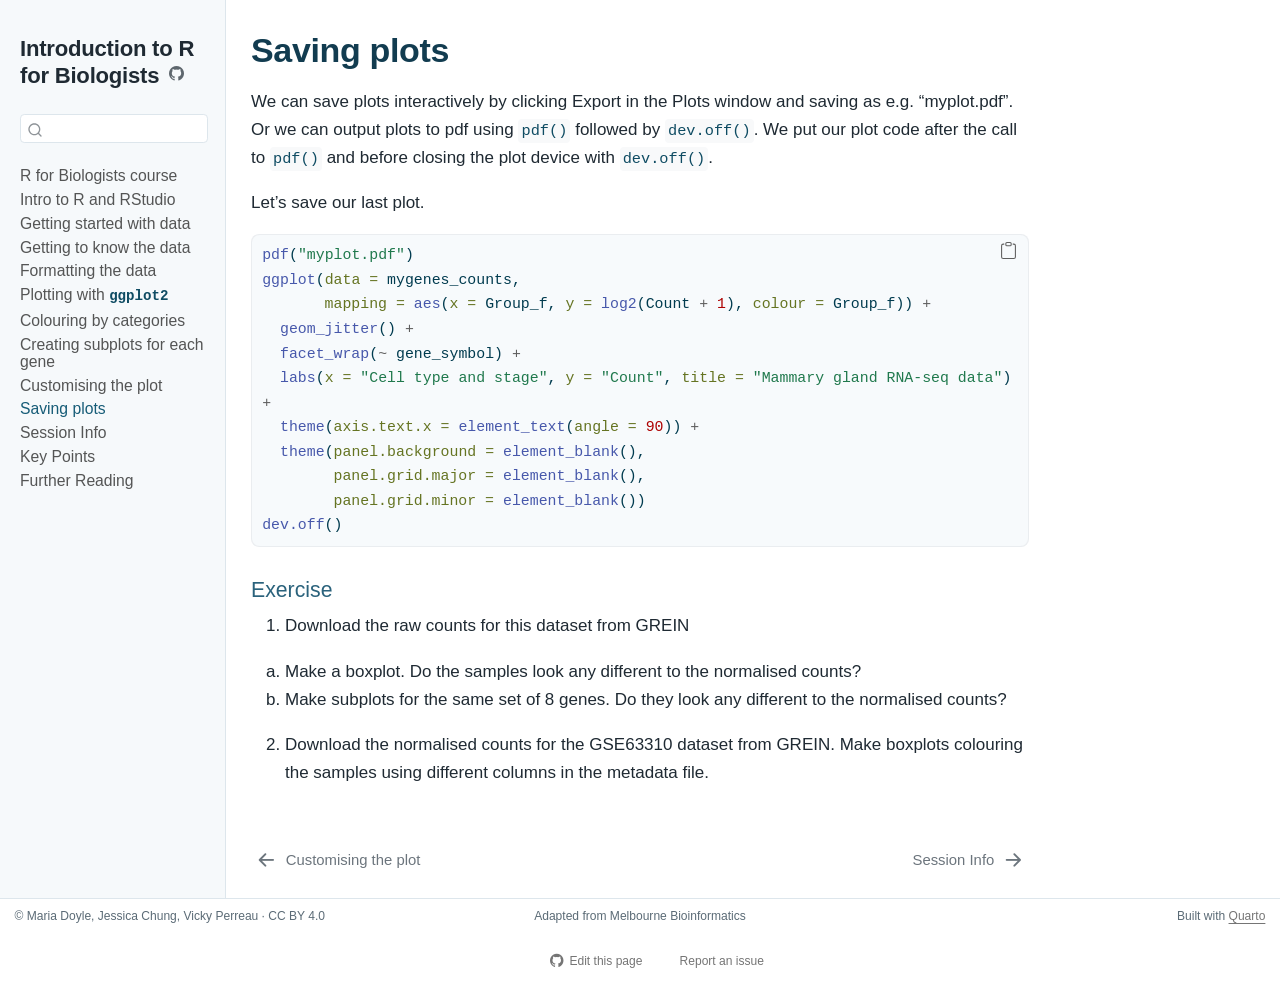
<file: docs/chapters/10-saving-plots.html>
<!DOCTYPE html>
<html xmlns="http://www.w3.org/1999/xhtml" lang="en" xml:lang="en"><head>

<meta charset="utf-8">
<meta name="generator" content="quarto-1.4.554">

<meta name="viewport" content="width=device-width, initial-scale=1.0, user-scalable=yes">


<title>Introduction to R for Biologists - Saving plots</title>
<style>
code{white-space: pre-wrap;}
span.smallcaps{font-variant: small-caps;}
div.columns{display: flex; gap: min(4vw, 1.5em);}
div.column{flex: auto; overflow-x: auto;}
div.hanging-indent{margin-left: 1.5em; text-indent: -1.5em;}
ul.task-list{list-style: none;}
ul.task-list li input[type="checkbox"] {
  width: 0.8em;
  margin: 0 0.8em 0.2em -1em; /* quarto-specific, see https://github.com/quarto-dev/quarto-cli/issues/4556 */ 
  vertical-align: middle;
}
/* CSS for syntax highlighting */
pre > code.sourceCode { white-space: pre; position: relative; }
pre > code.sourceCode > span { line-height: 1.25; }
pre > code.sourceCode > span:empty { height: 1.2em; }
.sourceCode { overflow: visible; }
code.sourceCode > span { color: inherit; text-decoration: inherit; }
div.sourceCode { margin: 1em 0; }
pre.sourceCode { margin: 0; }
@media screen {
div.sourceCode { overflow: auto; }
}
@media print {
pre > code.sourceCode { white-space: pre-wrap; }
pre > code.sourceCode > span { text-indent: -5em; padding-left: 5em; }
}
pre.numberSource code
  { counter-reset: source-line 0; }
pre.numberSource code > span
  { position: relative; left: -4em; counter-increment: source-line; }
pre.numberSource code > span > a:first-child::before
  { content: counter(source-line);
    position: relative; left: -1em; text-align: right; vertical-align: baseline;
    border: none; display: inline-block;
    -webkit-touch-callout: none; -webkit-user-select: none;
    -khtml-user-select: none; -moz-user-select: none;
    -ms-user-select: none; user-select: none;
    padding: 0 4px; width: 4em;
  }
pre.numberSource { margin-left: 3em;  padding-left: 4px; }
div.sourceCode
  {   }
@media screen {
pre > code.sourceCode > span > a:first-child::before { text-decoration: underline; }
}
</style>


<script src="../site_libs/quarto-nav/quarto-nav.js"></script>
<script src="../site_libs/quarto-nav/headroom.min.js"></script>
<script src="../site_libs/clipboard/clipboard.min.js"></script>
<script src="../site_libs/quarto-search/autocomplete.umd.js"></script>
<script src="../site_libs/quarto-search/fuse.min.js"></script>
<script src="../site_libs/quarto-search/quarto-search.js"></script>
<meta name="quarto:offset" content="../">
<link href="../chapters/11-session-info.html" rel="next">
<link href="../chapters/09-customising-the-plot.html" rel="prev">
<script src="../site_libs/quarto-html/quarto.js"></script>
<script src="../site_libs/quarto-html/popper.min.js"></script>
<script src="../site_libs/quarto-html/tippy.umd.min.js"></script>
<script src="../site_libs/quarto-html/anchor.min.js"></script>
<link href="../site_libs/quarto-html/tippy.css" rel="stylesheet">
<link href="../site_libs/quarto-html/quarto-syntax-highlighting.css" rel="stylesheet" id="quarto-text-highlighting-styles">
<script src="../site_libs/bootstrap/bootstrap.min.js"></script>
<link href="../site_libs/bootstrap/bootstrap-icons.css" rel="stylesheet">
<link href="../site_libs/bootstrap/bootstrap.min.css" rel="stylesheet" id="quarto-bootstrap" data-mode="light">
<script id="quarto-search-options" type="application/json">{
  "location": "sidebar",
  "copy-button": false,
  "collapse-after": 3,
  "panel-placement": "start",
  "type": "textbox",
  "limit": 50,
  "keyboard-shortcut": [
    "f",
    "/",
    "s"
  ],
  "show-item-context": false,
  "language": {
    "search-no-results-text": "No results",
    "search-matching-documents-text": "matching documents",
    "search-copy-link-title": "Copy link to search",
    "search-hide-matches-text": "Hide additional matches",
    "search-more-match-text": "more match in this document",
    "search-more-matches-text": "more matches in this document",
    "search-clear-button-title": "Clear",
    "search-text-placeholder": "",
    "search-detached-cancel-button-title": "Cancel",
    "search-submit-button-title": "Submit",
    "search-label": "Search"
  }
}</script>
<link href="../site_libs/pagedtable-1.1/css/pagedtable.css" rel="stylesheet">
<script src="../site_libs/pagedtable-1.1/js/pagedtable.js"></script>


</head>

<body class="nav-sidebar docked">

<div id="quarto-search-results"></div>
  <header id="quarto-header" class="headroom fixed-top">
  <nav class="quarto-secondary-nav">
    <div class="container-fluid d-flex">
      <button type="button" class="quarto-btn-toggle btn" data-bs-toggle="collapse" data-bs-target=".quarto-sidebar-collapse-item" aria-controls="quarto-sidebar" aria-expanded="false" aria-label="Toggle sidebar navigation" onclick="if (window.quartoToggleHeadroom) { window.quartoToggleHeadroom(); }">
        <i class="bi bi-layout-text-sidebar-reverse"></i>
      </button>
        <nav class="quarto-page-breadcrumbs" aria-label="breadcrumb"><ol class="breadcrumb"><li class="breadcrumb-item"><a href="../chapters/10-saving-plots.html"><span class="chapter-title">Saving plots</span></a></li></ol></nav>
        <a class="flex-grow-1" role="button" data-bs-toggle="collapse" data-bs-target=".quarto-sidebar-collapse-item" aria-controls="quarto-sidebar" aria-expanded="false" aria-label="Toggle sidebar navigation" onclick="if (window.quartoToggleHeadroom) { window.quartoToggleHeadroom(); }">      
        </a>
      <button type="button" class="btn quarto-search-button" aria-label="" onclick="window.quartoOpenSearch();">
        <i class="bi bi-search"></i>
      </button>
    </div>
  </nav>
</header>
<!-- content -->
<div id="quarto-content" class="quarto-container page-columns page-rows-contents page-layout-article">
<!-- sidebar -->
  <nav id="quarto-sidebar" class="sidebar collapse collapse-horizontal quarto-sidebar-collapse-item sidebar-navigation docked overflow-auto">
    <div class="pt-lg-2 mt-2 text-left sidebar-header">
    <div class="sidebar-title mb-0 py-0">
      <a href="../">Introduction to R for Biologists</a> 
        <div class="sidebar-tools-main">
    <a href="https://github.com/Thanh-Phuc/intro-r-biologists" title="Source Code" class="quarto-navigation-tool px-1" aria-label="Source Code"><i class="bi bi-github"></i></a>
</div>
    </div>
      </div>
        <div class="mt-2 flex-shrink-0 align-items-center">
        <div class="sidebar-search">
        <div id="quarto-search" class="" title="Search"></div>
        </div>
        </div>
    <div class="sidebar-menu-container"> 
    <ul class="list-unstyled mt-1">
        <li class="sidebar-item">
  <div class="sidebar-item-container"> 
  <a href="../index.html" class="sidebar-item-text sidebar-link"><span class="chapter-title">R for Biologists course</span></a>
  </div>
</li>
        <li class="sidebar-item">
  <div class="sidebar-item-container"> 
  <a href="../chapters/02-intro-r-and-rstudio.html" class="sidebar-item-text sidebar-link"><span class="chapter-title">Intro to R and RStudio</span></a>
  </div>
</li>
        <li class="sidebar-item">
  <div class="sidebar-item-container"> 
  <a href="../chapters/03-getting-started-with-data.html" class="sidebar-item-text sidebar-link"><span class="chapter-title">Getting started with data</span></a>
  </div>
</li>
        <li class="sidebar-item">
  <div class="sidebar-item-container"> 
  <a href="../chapters/04-getting-to-know-the-data.html" class="sidebar-item-text sidebar-link"><span class="chapter-title">Getting to know the data</span></a>
  </div>
</li>
        <li class="sidebar-item">
  <div class="sidebar-item-container"> 
  <a href="../chapters/05-formatting-the-data.html" class="sidebar-item-text sidebar-link"><span class="chapter-title">Formatting the data</span></a>
  </div>
</li>
        <li class="sidebar-item">
  <div class="sidebar-item-container"> 
  <a href="../chapters/06-plotting-with-ggplot2.html" class="sidebar-item-text sidebar-link"><span class="chapter-title">Plotting with <strong><code>ggplot2</code></strong></span></a>
  </div>
</li>
        <li class="sidebar-item">
  <div class="sidebar-item-container"> 
  <a href="../chapters/07-colouring-by-categories.html" class="sidebar-item-text sidebar-link"><span class="chapter-title">Colouring by categories</span></a>
  </div>
</li>
        <li class="sidebar-item">
  <div class="sidebar-item-container"> 
  <a href="../chapters/08-creating-subplots-for-each-gene.html" class="sidebar-item-text sidebar-link"><span class="chapter-title">Creating subplots for each gene</span></a>
  </div>
</li>
        <li class="sidebar-item">
  <div class="sidebar-item-container"> 
  <a href="../chapters/09-customising-the-plot.html" class="sidebar-item-text sidebar-link"><span class="chapter-title">Customising the plot</span></a>
  </div>
</li>
        <li class="sidebar-item">
  <div class="sidebar-item-container"> 
  <a href="../chapters/10-saving-plots.html" class="sidebar-item-text sidebar-link active"><span class="chapter-title">Saving plots</span></a>
  </div>
</li>
        <li class="sidebar-item">
  <div class="sidebar-item-container"> 
  <a href="../chapters/11-session-info.html" class="sidebar-item-text sidebar-link"><span class="chapter-title">Session Info</span></a>
  </div>
</li>
        <li class="sidebar-item">
  <div class="sidebar-item-container"> 
  <a href="../chapters/12-key-points.html" class="sidebar-item-text sidebar-link"><span class="chapter-title">Key Points</span></a>
  </div>
</li>
        <li class="sidebar-item">
  <div class="sidebar-item-container"> 
  <a href="../chapters/13-further-reading.html" class="sidebar-item-text sidebar-link"><span class="chapter-title">Further Reading</span></a>
  </div>
</li>
    </ul>
    </div>
</nav>
<div id="quarto-sidebar-glass" class="quarto-sidebar-collapse-item" data-bs-toggle="collapse" data-bs-target=".quarto-sidebar-collapse-item"></div>
<!-- margin-sidebar -->
    <div id="quarto-margin-sidebar" class="sidebar margin-sidebar">
        
    </div>
<!-- main -->
<main class="content" id="quarto-document-content">

<header id="title-block-header" class="quarto-title-block default">
<div class="quarto-title">
<h1 class="title"><span class="chapter-title">Saving plots</span></h1>
</div>



<div class="quarto-title-meta">

    
  
    
  </div>
  


</header>


<p>We can save plots interactively by clicking Export in the Plots window and saving as e.g.&nbsp;“myplot.pdf”. Or we can output plots to pdf using <code>pdf()</code> followed by <code>dev.off()</code>. We put our plot code after the call to <code>pdf()</code> and before closing the plot device with <code>dev.off()</code>.</p>
<p>Let’s save our last plot.</p>
<div class="cell">
<div class="sourceCode cell-code" id="cb1"><pre class="sourceCode r code-with-copy"><code class="sourceCode r"><span id="cb1-1"><a href="#cb1-1" aria-hidden="true" tabindex="-1"></a><span class="fu">pdf</span>(<span class="st">"myplot.pdf"</span>)</span>
<span id="cb1-2"><a href="#cb1-2" aria-hidden="true" tabindex="-1"></a><span class="fu">ggplot</span>(<span class="at">data =</span> mygenes_counts, </span>
<span id="cb1-3"><a href="#cb1-3" aria-hidden="true" tabindex="-1"></a>       <span class="at">mapping =</span> <span class="fu">aes</span>(<span class="at">x =</span> Group_f, <span class="at">y =</span> <span class="fu">log2</span>(Count <span class="sc">+</span> <span class="dv">1</span>), <span class="at">colour =</span> Group_f)) <span class="sc">+</span></span>
<span id="cb1-4"><a href="#cb1-4" aria-hidden="true" tabindex="-1"></a>  <span class="fu">geom_jitter</span>() <span class="sc">+</span></span>
<span id="cb1-5"><a href="#cb1-5" aria-hidden="true" tabindex="-1"></a>  <span class="fu">facet_wrap</span>(<span class="sc">~</span> gene_symbol) <span class="sc">+</span></span>
<span id="cb1-6"><a href="#cb1-6" aria-hidden="true" tabindex="-1"></a>  <span class="fu">labs</span>(<span class="at">x =</span> <span class="st">"Cell type and stage"</span>, <span class="at">y =</span> <span class="st">"Count"</span>, <span class="at">title =</span> <span class="st">"Mammary gland RNA-seq data"</span>) <span class="sc">+</span></span>
<span id="cb1-7"><a href="#cb1-7" aria-hidden="true" tabindex="-1"></a>  <span class="fu">theme</span>(<span class="at">axis.text.x =</span> <span class="fu">element_text</span>(<span class="at">angle =</span> <span class="dv">90</span>)) <span class="sc">+</span></span>
<span id="cb1-8"><a href="#cb1-8" aria-hidden="true" tabindex="-1"></a>  <span class="fu">theme</span>(<span class="at">panel.background =</span> <span class="fu">element_blank</span>(),</span>
<span id="cb1-9"><a href="#cb1-9" aria-hidden="true" tabindex="-1"></a>        <span class="at">panel.grid.major =</span> <span class="fu">element_blank</span>(),</span>
<span id="cb1-10"><a href="#cb1-10" aria-hidden="true" tabindex="-1"></a>        <span class="at">panel.grid.minor =</span> <span class="fu">element_blank</span>())</span>
<span id="cb1-11"><a href="#cb1-11" aria-hidden="true" tabindex="-1"></a><span class="fu">dev.off</span>()</span></code><button title="Copy to Clipboard" class="code-copy-button"><i class="bi"></i></button></pre></div>
</div>
<section id="exercise" class="level4">
<h4 class="anchored" data-anchor-id="exercise">Exercise</h4>
<ol type="1">
<li>Download the raw counts for this dataset from GREIN</li>
</ol>
<ol type="a">
<li>Make a boxplot. Do the samples look any different to the normalised counts?</li>
<li>Make subplots for the same set of 8 genes. Do they look any different to the normalised counts?</li>
</ol>
<ol start="2" type="1">
<li>Download the normalised counts for the GSE63310 dataset from GREIN. Make boxplots colouring the samples using different columns in the metadata file.</li>
</ol>


</section>

</main> <!-- /main -->
<script id="quarto-html-after-body" type="application/javascript">
window.document.addEventListener("DOMContentLoaded", function (event) {
  const toggleBodyColorMode = (bsSheetEl) => {
    const mode = bsSheetEl.getAttribute("data-mode");
    const bodyEl = window.document.querySelector("body");
    if (mode === "dark") {
      bodyEl.classList.add("quarto-dark");
      bodyEl.classList.remove("quarto-light");
    } else {
      bodyEl.classList.add("quarto-light");
      bodyEl.classList.remove("quarto-dark");
    }
  }
  const toggleBodyColorPrimary = () => {
    const bsSheetEl = window.document.querySelector("link#quarto-bootstrap");
    if (bsSheetEl) {
      toggleBodyColorMode(bsSheetEl);
    }
  }
  toggleBodyColorPrimary();  
  const icon = "";
  const anchorJS = new window.AnchorJS();
  anchorJS.options = {
    placement: 'right',
    icon: icon
  };
  anchorJS.add('.anchored');
  const isCodeAnnotation = (el) => {
    for (const clz of el.classList) {
      if (clz.startsWith('code-annotation-')) {                     
        return true;
      }
    }
    return false;
  }
  const clipboard = new window.ClipboardJS('.code-copy-button', {
    text: function(trigger) {
      const codeEl = trigger.previousElementSibling.cloneNode(true);
      for (const childEl of codeEl.children) {
        if (isCodeAnnotation(childEl)) {
          childEl.remove();
        }
      }
      return codeEl.innerText;
    }
  });
  clipboard.on('success', function(e) {
    // button target
    const button = e.trigger;
    // don't keep focus
    button.blur();
    // flash "checked"
    button.classList.add('code-copy-button-checked');
    var currentTitle = button.getAttribute("title");
    button.setAttribute("title", "Copied!");
    let tooltip;
    if (window.bootstrap) {
      button.setAttribute("data-bs-toggle", "tooltip");
      button.setAttribute("data-bs-placement", "left");
      button.setAttribute("data-bs-title", "Copied!");
      tooltip = new bootstrap.Tooltip(button, 
        { trigger: "manual", 
          customClass: "code-copy-button-tooltip",
          offset: [0, -8]});
      tooltip.show();    
    }
    setTimeout(function() {
      if (tooltip) {
        tooltip.hide();
        button.removeAttribute("data-bs-title");
        button.removeAttribute("data-bs-toggle");
        button.removeAttribute("data-bs-placement");
      }
      button.setAttribute("title", currentTitle);
      button.classList.remove('code-copy-button-checked');
    }, 1000);
    // clear code selection
    e.clearSelection();
  });
    var localhostRegex = new RegExp(/^(?:http|https):\/\/localhost\:?[0-9]*\//);
    var mailtoRegex = new RegExp(/^mailto:/);
      var filterRegex = new RegExp('/' + window.location.host + '/');
    var isInternal = (href) => {
        return filterRegex.test(href) || localhostRegex.test(href) || mailtoRegex.test(href);
    }
    // Inspect non-navigation links and adorn them if external
 	var links = window.document.querySelectorAll('a[href]:not(.nav-link):not(.navbar-brand):not(.toc-action):not(.sidebar-link):not(.sidebar-item-toggle):not(.pagination-link):not(.no-external):not([aria-hidden]):not(.dropdown-item):not(.quarto-navigation-tool)');
    for (var i=0; i<links.length; i++) {
      const link = links[i];
      if (!isInternal(link.href)) {
        // undo the damage that might have been done by quarto-nav.js in the case of
        // links that we want to consider external
        if (link.dataset.originalHref !== undefined) {
          link.href = link.dataset.originalHref;
        }
          // target, if specified
          link.setAttribute("target", "_blank");
          if (link.getAttribute("rel") === null) {
            link.setAttribute("rel", "noopener");
          }
      }
    }
  function tippyHover(el, contentFn, onTriggerFn, onUntriggerFn) {
    const config = {
      allowHTML: true,
      maxWidth: 500,
      delay: 100,
      arrow: false,
      appendTo: function(el) {
          return el.parentElement;
      },
      interactive: true,
      interactiveBorder: 10,
      theme: 'quarto',
      placement: 'bottom-start',
    };
    if (contentFn) {
      config.content = contentFn;
    }
    if (onTriggerFn) {
      config.onTrigger = onTriggerFn;
    }
    if (onUntriggerFn) {
      config.onUntrigger = onUntriggerFn;
    }
    window.tippy(el, config); 
  }
  const noterefs = window.document.querySelectorAll('a[role="doc-noteref"]');
  for (var i=0; i<noterefs.length; i++) {
    const ref = noterefs[i];
    tippyHover(ref, function() {
      // use id or data attribute instead here
      let href = ref.getAttribute('data-footnote-href') || ref.getAttribute('href');
      try { href = new URL(href).hash; } catch {}
      const id = href.replace(/^#\/?/, "");
      const note = window.document.getElementById(id);
      if (note) {
        return note.innerHTML;
      } else {
        return "";
      }
    });
  }
  const xrefs = window.document.querySelectorAll('a.quarto-xref');
  const processXRef = (id, note) => {
    // Strip column container classes
    const stripColumnClz = (el) => {
      el.classList.remove("page-full", "page-columns");
      if (el.children) {
        for (const child of el.children) {
          stripColumnClz(child);
        }
      }
    }
    stripColumnClz(note)
    if (id === null || id.startsWith('sec-')) {
      // Special case sections, only their first couple elements
      const container = document.createElement("div");
      if (note.children && note.children.length > 2) {
        container.appendChild(note.children[0].cloneNode(true));
        for (let i = 1; i < note.children.length; i++) {
          const child = note.children[i];
          if (child.tagName === "P" && child.innerText === "") {
            continue;
          } else {
            container.appendChild(child.cloneNode(true));
            break;
          }
        }
        if (window.Quarto?.typesetMath) {
          window.Quarto.typesetMath(container);
        }
        return container.innerHTML
      } else {
        if (window.Quarto?.typesetMath) {
          window.Quarto.typesetMath(note);
        }
        return note.innerHTML;
      }
    } else {
      // Remove any anchor links if they are present
      const anchorLink = note.querySelector('a.anchorjs-link');
      if (anchorLink) {
        anchorLink.remove();
      }
      if (window.Quarto?.typesetMath) {
        window.Quarto.typesetMath(note);
      }
      // TODO in 1.5, we should make sure this works without a callout special case
      if (note.classList.contains("callout")) {
        return note.outerHTML;
      } else {
        return note.innerHTML;
      }
    }
  }
  for (var i=0; i<xrefs.length; i++) {
    const xref = xrefs[i];
    tippyHover(xref, undefined, function(instance) {
      instance.disable();
      let url = xref.getAttribute('href');
      let hash = undefined; 
      if (url.startsWith('#')) {
        hash = url;
      } else {
        try { hash = new URL(url).hash; } catch {}
      }
      if (hash) {
        const id = hash.replace(/^#\/?/, "");
        const note = window.document.getElementById(id);
        if (note !== null) {
          try {
            const html = processXRef(id, note.cloneNode(true));
            instance.setContent(html);
          } finally {
            instance.enable();
            instance.show();
          }
        } else {
          // See if we can fetch this
          fetch(url.split('#')[0])
          .then(res => res.text())
          .then(html => {
            const parser = new DOMParser();
            const htmlDoc = parser.parseFromString(html, "text/html");
            const note = htmlDoc.getElementById(id);
            if (note !== null) {
              const html = processXRef(id, note);
              instance.setContent(html);
            } 
          }).finally(() => {
            instance.enable();
            instance.show();
          });
        }
      } else {
        // See if we can fetch a full url (with no hash to target)
        // This is a special case and we should probably do some content thinning / targeting
        fetch(url)
        .then(res => res.text())
        .then(html => {
          const parser = new DOMParser();
          const htmlDoc = parser.parseFromString(html, "text/html");
          const note = htmlDoc.querySelector('main.content');
          if (note !== null) {
            // This should only happen for chapter cross references
            // (since there is no id in the URL)
            // remove the first header
            if (note.children.length > 0 && note.children[0].tagName === "HEADER") {
              note.children[0].remove();
            }
            const html = processXRef(null, note);
            instance.setContent(html);
          } 
        }).finally(() => {
          instance.enable();
          instance.show();
        });
      }
    }, function(instance) {
    });
  }
      let selectedAnnoteEl;
      const selectorForAnnotation = ( cell, annotation) => {
        let cellAttr = 'data-code-cell="' + cell + '"';
        let lineAttr = 'data-code-annotation="' +  annotation + '"';
        const selector = 'span[' + cellAttr + '][' + lineAttr + ']';
        return selector;
      }
      const selectCodeLines = (annoteEl) => {
        const doc = window.document;
        const targetCell = annoteEl.getAttribute("data-target-cell");
        const targetAnnotation = annoteEl.getAttribute("data-target-annotation");
        const annoteSpan = window.document.querySelector(selectorForAnnotation(targetCell, targetAnnotation));
        const lines = annoteSpan.getAttribute("data-code-lines").split(",");
        const lineIds = lines.map((line) => {
          return targetCell + "-" + line;
        })
        let top = null;
        let height = null;
        let parent = null;
        if (lineIds.length > 0) {
            //compute the position of the single el (top and bottom and make a div)
            const el = window.document.getElementById(lineIds[0]);
            top = el.offsetTop;
            height = el.offsetHeight;
            parent = el.parentElement.parentElement;
          if (lineIds.length > 1) {
            const lastEl = window.document.getElementById(lineIds[lineIds.length - 1]);
            const bottom = lastEl.offsetTop + lastEl.offsetHeight;
            height = bottom - top;
          }
          if (top !== null && height !== null && parent !== null) {
            // cook up a div (if necessary) and position it 
            let div = window.document.getElementById("code-annotation-line-highlight");
            if (div === null) {
              div = window.document.createElement("div");
              div.setAttribute("id", "code-annotation-line-highlight");
              div.style.position = 'absolute';
              parent.appendChild(div);
            }
            div.style.top = top - 2 + "px";
            div.style.height = height + 4 + "px";
            div.style.left = 0;
            let gutterDiv = window.document.getElementById("code-annotation-line-highlight-gutter");
            if (gutterDiv === null) {
              gutterDiv = window.document.createElement("div");
              gutterDiv.setAttribute("id", "code-annotation-line-highlight-gutter");
              gutterDiv.style.position = 'absolute';
              const codeCell = window.document.getElementById(targetCell);
              const gutter = codeCell.querySelector('.code-annotation-gutter');
              gutter.appendChild(gutterDiv);
            }
            gutterDiv.style.top = top - 2 + "px";
            gutterDiv.style.height = height + 4 + "px";
          }
          selectedAnnoteEl = annoteEl;
        }
      };
      const unselectCodeLines = () => {
        const elementsIds = ["code-annotation-line-highlight", "code-annotation-line-highlight-gutter"];
        elementsIds.forEach((elId) => {
          const div = window.document.getElementById(elId);
          if (div) {
            div.remove();
          }
        });
        selectedAnnoteEl = undefined;
      };
        // Handle positioning of the toggle
    window.addEventListener(
      "resize",
      throttle(() => {
        elRect = undefined;
        if (selectedAnnoteEl) {
          selectCodeLines(selectedAnnoteEl);
        }
      }, 10)
    );
    function throttle(fn, ms) {
    let throttle = false;
    let timer;
      return (...args) => {
        if(!throttle) { // first call gets through
            fn.apply(this, args);
            throttle = true;
        } else { // all the others get throttled
            if(timer) clearTimeout(timer); // cancel #2
            timer = setTimeout(() => {
              fn.apply(this, args);
              timer = throttle = false;
            }, ms);
        }
      };
    }
      // Attach click handler to the DT
      const annoteDls = window.document.querySelectorAll('dt[data-target-cell]');
      for (const annoteDlNode of annoteDls) {
        annoteDlNode.addEventListener('click', (event) => {
          const clickedEl = event.target;
          if (clickedEl !== selectedAnnoteEl) {
            unselectCodeLines();
            const activeEl = window.document.querySelector('dt[data-target-cell].code-annotation-active');
            if (activeEl) {
              activeEl.classList.remove('code-annotation-active');
            }
            selectCodeLines(clickedEl);
            clickedEl.classList.add('code-annotation-active');
          } else {
            // Unselect the line
            unselectCodeLines();
            clickedEl.classList.remove('code-annotation-active');
          }
        });
      }
  const findCites = (el) => {
    const parentEl = el.parentElement;
    if (parentEl) {
      const cites = parentEl.dataset.cites;
      if (cites) {
        return {
          el,
          cites: cites.split(' ')
        };
      } else {
        return findCites(el.parentElement)
      }
    } else {
      return undefined;
    }
  };
  var bibliorefs = window.document.querySelectorAll('a[role="doc-biblioref"]');
  for (var i=0; i<bibliorefs.length; i++) {
    const ref = bibliorefs[i];
    const citeInfo = findCites(ref);
    if (citeInfo) {
      tippyHover(citeInfo.el, function() {
        var popup = window.document.createElement('div');
        citeInfo.cites.forEach(function(cite) {
          var citeDiv = window.document.createElement('div');
          citeDiv.classList.add('hanging-indent');
          citeDiv.classList.add('csl-entry');
          var biblioDiv = window.document.getElementById('ref-' + cite);
          if (biblioDiv) {
            citeDiv.innerHTML = biblioDiv.innerHTML;
          }
          popup.appendChild(citeDiv);
        });
        return popup.innerHTML;
      });
    }
  }
});
</script>
<nav class="page-navigation">
  <div class="nav-page nav-page-previous">
      <a href="../chapters/09-customising-the-plot.html" class="pagination-link" aria-label="Customising the plot">
        <i class="bi bi-arrow-left-short"></i> <span class="nav-page-text"><span class="chapter-title">Customising the plot</span></span>
      </a>          
  </div>
  <div class="nav-page nav-page-next">
      <a href="../chapters/11-session-info.html" class="pagination-link" aria-label="Session Info">
        <span class="nav-page-text"><span class="chapter-title">Session Info</span></span> <i class="bi bi-arrow-right-short"></i>
      </a>
  </div>
</nav>
</div> <!-- /content -->
<footer class="footer">
  <div class="nav-footer">
    <div class="nav-footer-left">
<p>© Maria Doyle, Jessica Chung, Vicky Perreau · CC BY 4.0</p>
</div>   
    <div class="nav-footer-center">
<p>Adapted from Melbourne Bioinformatics</p>
<div class="toc-actions"><ul><li><a href="https://github.com/Thanh-Phuc/intro-r-biologists/edit/main/chapters/10-saving-plots.qmd" class="toc-action"><i class="bi bi-github"></i>Edit this page</a></li><li><a href="https://github.com/Thanh-Phuc/intro-r-biologists/issues/new" class="toc-action"><i class="bi empty"></i>Report an issue</a></li></ul></div></div>
    <div class="nav-footer-right">
<p>Built with <a href="https://quarto.org">Quarto</a></p>
</div>
  </div>
</footer>




</body></html>
</file>
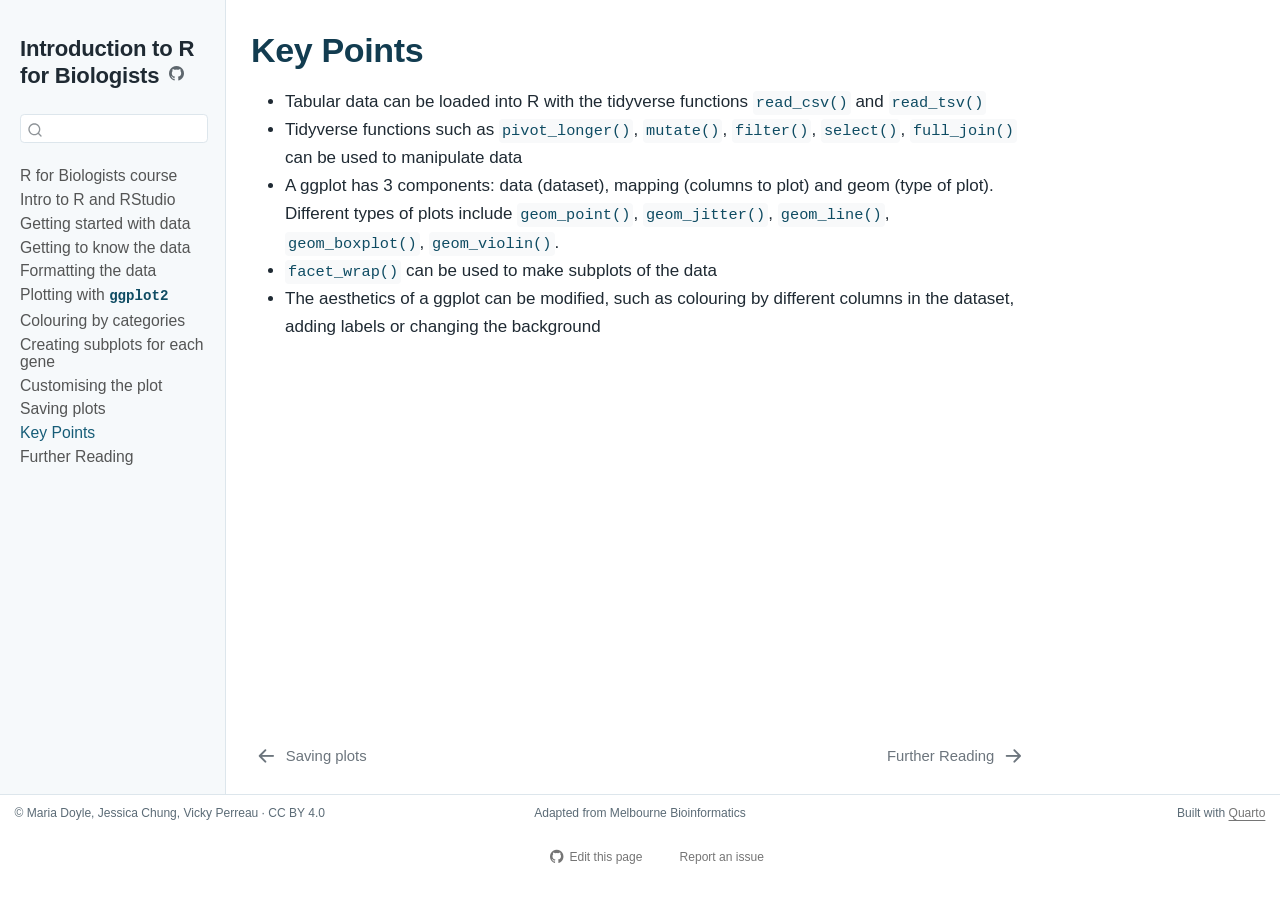
<file: docs/chapters/11-key-points.html>
<!DOCTYPE html>
<html xmlns="http://www.w3.org/1999/xhtml" lang="en" xml:lang="en"><head>

<meta charset="utf-8">
<meta name="generator" content="quarto-1.4.554">

<meta name="viewport" content="width=device-width, initial-scale=1.0, user-scalable=yes">


<title>Introduction to R for Biologists - Key Points</title>
<style>
code{white-space: pre-wrap;}
span.smallcaps{font-variant: small-caps;}
div.columns{display: flex; gap: min(4vw, 1.5em);}
div.column{flex: auto; overflow-x: auto;}
div.hanging-indent{margin-left: 1.5em; text-indent: -1.5em;}
ul.task-list{list-style: none;}
ul.task-list li input[type="checkbox"] {
  width: 0.8em;
  margin: 0 0.8em 0.2em -1em; /* quarto-specific, see https://github.com/quarto-dev/quarto-cli/issues/4556 */ 
  vertical-align: middle;
}
</style>


<script src="../site_libs/quarto-nav/quarto-nav.js"></script>
<script src="../site_libs/quarto-nav/headroom.min.js"></script>
<script src="../site_libs/clipboard/clipboard.min.js"></script>
<script src="../site_libs/quarto-search/autocomplete.umd.js"></script>
<script src="../site_libs/quarto-search/fuse.min.js"></script>
<script src="../site_libs/quarto-search/quarto-search.js"></script>
<meta name="quarto:offset" content="../">
<link href="../chapters/12-further-reading.html" rel="next">
<link href="../chapters/10-saving-plots.html" rel="prev">
<script src="../site_libs/quarto-html/quarto.js"></script>
<script src="../site_libs/quarto-html/popper.min.js"></script>
<script src="../site_libs/quarto-html/tippy.umd.min.js"></script>
<script src="../site_libs/quarto-html/anchor.min.js"></script>
<link href="../site_libs/quarto-html/tippy.css" rel="stylesheet">
<link href="../site_libs/quarto-html/quarto-syntax-highlighting.css" rel="stylesheet" id="quarto-text-highlighting-styles">
<script src="../site_libs/bootstrap/bootstrap.min.js"></script>
<link href="../site_libs/bootstrap/bootstrap-icons.css" rel="stylesheet">
<link href="../site_libs/bootstrap/bootstrap.min.css" rel="stylesheet" id="quarto-bootstrap" data-mode="light">
<script id="quarto-search-options" type="application/json">{
  "location": "sidebar",
  "copy-button": false,
  "collapse-after": 3,
  "panel-placement": "start",
  "type": "textbox",
  "limit": 50,
  "keyboard-shortcut": [
    "f",
    "/",
    "s"
  ],
  "show-item-context": false,
  "language": {
    "search-no-results-text": "No results",
    "search-matching-documents-text": "matching documents",
    "search-copy-link-title": "Copy link to search",
    "search-hide-matches-text": "Hide additional matches",
    "search-more-match-text": "more match in this document",
    "search-more-matches-text": "more matches in this document",
    "search-clear-button-title": "Clear",
    "search-text-placeholder": "",
    "search-detached-cancel-button-title": "Cancel",
    "search-submit-button-title": "Submit",
    "search-label": "Search"
  }
}</script>
<link href="../site_libs/pagedtable-1.1/css/pagedtable.css" rel="stylesheet">
<script src="../site_libs/pagedtable-1.1/js/pagedtable.js"></script>


</head>

<body class="nav-sidebar docked">

<div id="quarto-search-results"></div>
  <header id="quarto-header" class="headroom fixed-top">
  <nav class="quarto-secondary-nav">
    <div class="container-fluid d-flex">
      <button type="button" class="quarto-btn-toggle btn" data-bs-toggle="collapse" data-bs-target=".quarto-sidebar-collapse-item" aria-controls="quarto-sidebar" aria-expanded="false" aria-label="Toggle sidebar navigation" onclick="if (window.quartoToggleHeadroom) { window.quartoToggleHeadroom(); }">
        <i class="bi bi-layout-text-sidebar-reverse"></i>
      </button>
        <nav class="quarto-page-breadcrumbs" aria-label="breadcrumb"><ol class="breadcrumb"><li class="breadcrumb-item"><a href="../chapters/11-key-points.html"><span class="chapter-title">Key Points</span></a></li></ol></nav>
        <a class="flex-grow-1" role="button" data-bs-toggle="collapse" data-bs-target=".quarto-sidebar-collapse-item" aria-controls="quarto-sidebar" aria-expanded="false" aria-label="Toggle sidebar navigation" onclick="if (window.quartoToggleHeadroom) { window.quartoToggleHeadroom(); }">      
        </a>
      <button type="button" class="btn quarto-search-button" aria-label="" onclick="window.quartoOpenSearch();">
        <i class="bi bi-search"></i>
      </button>
    </div>
  </nav>
</header>
<!-- content -->
<div id="quarto-content" class="quarto-container page-columns page-rows-contents page-layout-article">
<!-- sidebar -->
  <nav id="quarto-sidebar" class="sidebar collapse collapse-horizontal quarto-sidebar-collapse-item sidebar-navigation docked overflow-auto">
    <div class="pt-lg-2 mt-2 text-left sidebar-header">
    <div class="sidebar-title mb-0 py-0">
      <a href="../">Introduction to R for Biologists</a> 
        <div class="sidebar-tools-main">
    <a href="https://github.com/Thanh-Phuc/intro-r-biologists" title="Source Code" class="quarto-navigation-tool px-1" aria-label="Source Code"><i class="bi bi-github"></i></a>
</div>
    </div>
      </div>
        <div class="mt-2 flex-shrink-0 align-items-center">
        <div class="sidebar-search">
        <div id="quarto-search" class="" title="Search"></div>
        </div>
        </div>
    <div class="sidebar-menu-container"> 
    <ul class="list-unstyled mt-1">
        <li class="sidebar-item">
  <div class="sidebar-item-container"> 
  <a href="../index.html" class="sidebar-item-text sidebar-link"><span class="chapter-title">R for Biologists course</span></a>
  </div>
</li>
        <li class="sidebar-item">
  <div class="sidebar-item-container"> 
  <a href="../chapters/02-intro-r-and-rstudio.html" class="sidebar-item-text sidebar-link"><span class="chapter-title">Intro to R and RStudio</span></a>
  </div>
</li>
        <li class="sidebar-item">
  <div class="sidebar-item-container"> 
  <a href="../chapters/03-getting-started-with-data.html" class="sidebar-item-text sidebar-link"><span class="chapter-title">Getting started with data</span></a>
  </div>
</li>
        <li class="sidebar-item">
  <div class="sidebar-item-container"> 
  <a href="../chapters/04-getting-to-know-the-data.html" class="sidebar-item-text sidebar-link"><span class="chapter-title">Getting to know the data</span></a>
  </div>
</li>
        <li class="sidebar-item">
  <div class="sidebar-item-container"> 
  <a href="../chapters/05-formatting-the-data.html" class="sidebar-item-text sidebar-link"><span class="chapter-title">Formatting the data</span></a>
  </div>
</li>
        <li class="sidebar-item">
  <div class="sidebar-item-container"> 
  <a href="../chapters/06-plotting-with-ggplot2.html" class="sidebar-item-text sidebar-link"><span class="chapter-title">Plotting with <strong><code>ggplot2</code></strong></span></a>
  </div>
</li>
        <li class="sidebar-item">
  <div class="sidebar-item-container"> 
  <a href="../chapters/07-colouring-by-categories.html" class="sidebar-item-text sidebar-link"><span class="chapter-title">Colouring by categories</span></a>
  </div>
</li>
        <li class="sidebar-item">
  <div class="sidebar-item-container"> 
  <a href="../chapters/08-creating-subplots-for-each-gene.html" class="sidebar-item-text sidebar-link"><span class="chapter-title">Creating subplots for each gene</span></a>
  </div>
</li>
        <li class="sidebar-item">
  <div class="sidebar-item-container"> 
  <a href="../chapters/09-customising-the-plot.html" class="sidebar-item-text sidebar-link"><span class="chapter-title">Customising the plot</span></a>
  </div>
</li>
        <li class="sidebar-item">
  <div class="sidebar-item-container"> 
  <a href="../chapters/10-saving-plots.html" class="sidebar-item-text sidebar-link"><span class="chapter-title">Saving plots</span></a>
  </div>
</li>
        <li class="sidebar-item">
  <div class="sidebar-item-container"> 
  <a href="../chapters/11-key-points.html" class="sidebar-item-text sidebar-link active"><span class="chapter-title">Key Points</span></a>
  </div>
</li>
        <li class="sidebar-item">
  <div class="sidebar-item-container"> 
  <a href="../chapters/12-further-reading.html" class="sidebar-item-text sidebar-link"><span class="chapter-title">Further Reading</span></a>
  </div>
</li>
    </ul>
    </div>
</nav>
<div id="quarto-sidebar-glass" class="quarto-sidebar-collapse-item" data-bs-toggle="collapse" data-bs-target=".quarto-sidebar-collapse-item"></div>
<!-- margin-sidebar -->
    <div id="quarto-margin-sidebar" class="sidebar margin-sidebar">
        
    </div>
<!-- main -->
<main class="content" id="quarto-document-content">

<header id="title-block-header" class="quarto-title-block default">
<div class="quarto-title">
<h1 class="title"><span class="chapter-title">Key Points</span></h1>
</div>



<div class="quarto-title-meta">

    
  
    
  </div>
  


</header>


<ul>
<li>Tabular data can be loaded into R with the tidyverse functions <code>read_csv()</code> and <code>read_tsv()</code></li>
<li>Tidyverse functions such as <code>pivot_longer()</code>, <code>mutate()</code>, <code>filter()</code>, <code>select()</code>, <code>full_join()</code> can be used to manipulate data</li>
<li>A ggplot has 3 components: data (dataset), mapping (columns to plot) and geom (type of plot). Different types of plots include <code>geom_point()</code>, <code>geom_jitter()</code>, <code>geom_line()</code>, <code>geom_boxplot()</code>, <code>geom_violin()</code>.</li>
<li><code>facet_wrap()</code> can be used to make subplots of the data</li>
<li>The aesthetics of a ggplot can be modified, such as colouring by different columns in the dataset, adding labels or changing the background</li>
</ul>



</main> <!-- /main -->
<script id="quarto-html-after-body" type="application/javascript">
window.document.addEventListener("DOMContentLoaded", function (event) {
  const toggleBodyColorMode = (bsSheetEl) => {
    const mode = bsSheetEl.getAttribute("data-mode");
    const bodyEl = window.document.querySelector("body");
    if (mode === "dark") {
      bodyEl.classList.add("quarto-dark");
      bodyEl.classList.remove("quarto-light");
    } else {
      bodyEl.classList.add("quarto-light");
      bodyEl.classList.remove("quarto-dark");
    }
  }
  const toggleBodyColorPrimary = () => {
    const bsSheetEl = window.document.querySelector("link#quarto-bootstrap");
    if (bsSheetEl) {
      toggleBodyColorMode(bsSheetEl);
    }
  }
  toggleBodyColorPrimary();  
  const icon = "";
  const anchorJS = new window.AnchorJS();
  anchorJS.options = {
    placement: 'right',
    icon: icon
  };
  anchorJS.add('.anchored');
  const isCodeAnnotation = (el) => {
    for (const clz of el.classList) {
      if (clz.startsWith('code-annotation-')) {                     
        return true;
      }
    }
    return false;
  }
  const clipboard = new window.ClipboardJS('.code-copy-button', {
    text: function(trigger) {
      const codeEl = trigger.previousElementSibling.cloneNode(true);
      for (const childEl of codeEl.children) {
        if (isCodeAnnotation(childEl)) {
          childEl.remove();
        }
      }
      return codeEl.innerText;
    }
  });
  clipboard.on('success', function(e) {
    // button target
    const button = e.trigger;
    // don't keep focus
    button.blur();
    // flash "checked"
    button.classList.add('code-copy-button-checked');
    var currentTitle = button.getAttribute("title");
    button.setAttribute("title", "Copied!");
    let tooltip;
    if (window.bootstrap) {
      button.setAttribute("data-bs-toggle", "tooltip");
      button.setAttribute("data-bs-placement", "left");
      button.setAttribute("data-bs-title", "Copied!");
      tooltip = new bootstrap.Tooltip(button, 
        { trigger: "manual", 
          customClass: "code-copy-button-tooltip",
          offset: [0, -8]});
      tooltip.show();    
    }
    setTimeout(function() {
      if (tooltip) {
        tooltip.hide();
        button.removeAttribute("data-bs-title");
        button.removeAttribute("data-bs-toggle");
        button.removeAttribute("data-bs-placement");
      }
      button.setAttribute("title", currentTitle);
      button.classList.remove('code-copy-button-checked');
    }, 1000);
    // clear code selection
    e.clearSelection();
  });
    var localhostRegex = new RegExp(/^(?:http|https):\/\/localhost\:?[0-9]*\//);
    var mailtoRegex = new RegExp(/^mailto:/);
      var filterRegex = new RegExp('/' + window.location.host + '/');
    var isInternal = (href) => {
        return filterRegex.test(href) || localhostRegex.test(href) || mailtoRegex.test(href);
    }
    // Inspect non-navigation links and adorn them if external
 	var links = window.document.querySelectorAll('a[href]:not(.nav-link):not(.navbar-brand):not(.toc-action):not(.sidebar-link):not(.sidebar-item-toggle):not(.pagination-link):not(.no-external):not([aria-hidden]):not(.dropdown-item):not(.quarto-navigation-tool)');
    for (var i=0; i<links.length; i++) {
      const link = links[i];
      if (!isInternal(link.href)) {
        // undo the damage that might have been done by quarto-nav.js in the case of
        // links that we want to consider external
        if (link.dataset.originalHref !== undefined) {
          link.href = link.dataset.originalHref;
        }
          // target, if specified
          link.setAttribute("target", "_blank");
          if (link.getAttribute("rel") === null) {
            link.setAttribute("rel", "noopener");
          }
      }
    }
  function tippyHover(el, contentFn, onTriggerFn, onUntriggerFn) {
    const config = {
      allowHTML: true,
      maxWidth: 500,
      delay: 100,
      arrow: false,
      appendTo: function(el) {
          return el.parentElement;
      },
      interactive: true,
      interactiveBorder: 10,
      theme: 'quarto',
      placement: 'bottom-start',
    };
    if (contentFn) {
      config.content = contentFn;
    }
    if (onTriggerFn) {
      config.onTrigger = onTriggerFn;
    }
    if (onUntriggerFn) {
      config.onUntrigger = onUntriggerFn;
    }
    window.tippy(el, config); 
  }
  const noterefs = window.document.querySelectorAll('a[role="doc-noteref"]');
  for (var i=0; i<noterefs.length; i++) {
    const ref = noterefs[i];
    tippyHover(ref, function() {
      // use id or data attribute instead here
      let href = ref.getAttribute('data-footnote-href') || ref.getAttribute('href');
      try { href = new URL(href).hash; } catch {}
      const id = href.replace(/^#\/?/, "");
      const note = window.document.getElementById(id);
      if (note) {
        return note.innerHTML;
      } else {
        return "";
      }
    });
  }
  const xrefs = window.document.querySelectorAll('a.quarto-xref');
  const processXRef = (id, note) => {
    // Strip column container classes
    const stripColumnClz = (el) => {
      el.classList.remove("page-full", "page-columns");
      if (el.children) {
        for (const child of el.children) {
          stripColumnClz(child);
        }
      }
    }
    stripColumnClz(note)
    if (id === null || id.startsWith('sec-')) {
      // Special case sections, only their first couple elements
      const container = document.createElement("div");
      if (note.children && note.children.length > 2) {
        container.appendChild(note.children[0].cloneNode(true));
        for (let i = 1; i < note.children.length; i++) {
          const child = note.children[i];
          if (child.tagName === "P" && child.innerText === "") {
            continue;
          } else {
            container.appendChild(child.cloneNode(true));
            break;
          }
        }
        if (window.Quarto?.typesetMath) {
          window.Quarto.typesetMath(container);
        }
        return container.innerHTML
      } else {
        if (window.Quarto?.typesetMath) {
          window.Quarto.typesetMath(note);
        }
        return note.innerHTML;
      }
    } else {
      // Remove any anchor links if they are present
      const anchorLink = note.querySelector('a.anchorjs-link');
      if (anchorLink) {
        anchorLink.remove();
      }
      if (window.Quarto?.typesetMath) {
        window.Quarto.typesetMath(note);
      }
      // TODO in 1.5, we should make sure this works without a callout special case
      if (note.classList.contains("callout")) {
        return note.outerHTML;
      } else {
        return note.innerHTML;
      }
    }
  }
  for (var i=0; i<xrefs.length; i++) {
    const xref = xrefs[i];
    tippyHover(xref, undefined, function(instance) {
      instance.disable();
      let url = xref.getAttribute('href');
      let hash = undefined; 
      if (url.startsWith('#')) {
        hash = url;
      } else {
        try { hash = new URL(url).hash; } catch {}
      }
      if (hash) {
        const id = hash.replace(/^#\/?/, "");
        const note = window.document.getElementById(id);
        if (note !== null) {
          try {
            const html = processXRef(id, note.cloneNode(true));
            instance.setContent(html);
          } finally {
            instance.enable();
            instance.show();
          }
        } else {
          // See if we can fetch this
          fetch(url.split('#')[0])
          .then(res => res.text())
          .then(html => {
            const parser = new DOMParser();
            const htmlDoc = parser.parseFromString(html, "text/html");
            const note = htmlDoc.getElementById(id);
            if (note !== null) {
              const html = processXRef(id, note);
              instance.setContent(html);
            } 
          }).finally(() => {
            instance.enable();
            instance.show();
          });
        }
      } else {
        // See if we can fetch a full url (with no hash to target)
        // This is a special case and we should probably do some content thinning / targeting
        fetch(url)
        .then(res => res.text())
        .then(html => {
          const parser = new DOMParser();
          const htmlDoc = parser.parseFromString(html, "text/html");
          const note = htmlDoc.querySelector('main.content');
          if (note !== null) {
            // This should only happen for chapter cross references
            // (since there is no id in the URL)
            // remove the first header
            if (note.children.length > 0 && note.children[0].tagName === "HEADER") {
              note.children[0].remove();
            }
            const html = processXRef(null, note);
            instance.setContent(html);
          } 
        }).finally(() => {
          instance.enable();
          instance.show();
        });
      }
    }, function(instance) {
    });
  }
      let selectedAnnoteEl;
      const selectorForAnnotation = ( cell, annotation) => {
        let cellAttr = 'data-code-cell="' + cell + '"';
        let lineAttr = 'data-code-annotation="' +  annotation + '"';
        const selector = 'span[' + cellAttr + '][' + lineAttr + ']';
        return selector;
      }
      const selectCodeLines = (annoteEl) => {
        const doc = window.document;
        const targetCell = annoteEl.getAttribute("data-target-cell");
        const targetAnnotation = annoteEl.getAttribute("data-target-annotation");
        const annoteSpan = window.document.querySelector(selectorForAnnotation(targetCell, targetAnnotation));
        const lines = annoteSpan.getAttribute("data-code-lines").split(",");
        const lineIds = lines.map((line) => {
          return targetCell + "-" + line;
        })
        let top = null;
        let height = null;
        let parent = null;
        if (lineIds.length > 0) {
            //compute the position of the single el (top and bottom and make a div)
            const el = window.document.getElementById(lineIds[0]);
            top = el.offsetTop;
            height = el.offsetHeight;
            parent = el.parentElement.parentElement;
          if (lineIds.length > 1) {
            const lastEl = window.document.getElementById(lineIds[lineIds.length - 1]);
            const bottom = lastEl.offsetTop + lastEl.offsetHeight;
            height = bottom - top;
          }
          if (top !== null && height !== null && parent !== null) {
            // cook up a div (if necessary) and position it 
            let div = window.document.getElementById("code-annotation-line-highlight");
            if (div === null) {
              div = window.document.createElement("div");
              div.setAttribute("id", "code-annotation-line-highlight");
              div.style.position = 'absolute';
              parent.appendChild(div);
            }
            div.style.top = top - 2 + "px";
            div.style.height = height + 4 + "px";
            div.style.left = 0;
            let gutterDiv = window.document.getElementById("code-annotation-line-highlight-gutter");
            if (gutterDiv === null) {
              gutterDiv = window.document.createElement("div");
              gutterDiv.setAttribute("id", "code-annotation-line-highlight-gutter");
              gutterDiv.style.position = 'absolute';
              const codeCell = window.document.getElementById(targetCell);
              const gutter = codeCell.querySelector('.code-annotation-gutter');
              gutter.appendChild(gutterDiv);
            }
            gutterDiv.style.top = top - 2 + "px";
            gutterDiv.style.height = height + 4 + "px";
          }
          selectedAnnoteEl = annoteEl;
        }
      };
      const unselectCodeLines = () => {
        const elementsIds = ["code-annotation-line-highlight", "code-annotation-line-highlight-gutter"];
        elementsIds.forEach((elId) => {
          const div = window.document.getElementById(elId);
          if (div) {
            div.remove();
          }
        });
        selectedAnnoteEl = undefined;
      };
        // Handle positioning of the toggle
    window.addEventListener(
      "resize",
      throttle(() => {
        elRect = undefined;
        if (selectedAnnoteEl) {
          selectCodeLines(selectedAnnoteEl);
        }
      }, 10)
    );
    function throttle(fn, ms) {
    let throttle = false;
    let timer;
      return (...args) => {
        if(!throttle) { // first call gets through
            fn.apply(this, args);
            throttle = true;
        } else { // all the others get throttled
            if(timer) clearTimeout(timer); // cancel #2
            timer = setTimeout(() => {
              fn.apply(this, args);
              timer = throttle = false;
            }, ms);
        }
      };
    }
      // Attach click handler to the DT
      const annoteDls = window.document.querySelectorAll('dt[data-target-cell]');
      for (const annoteDlNode of annoteDls) {
        annoteDlNode.addEventListener('click', (event) => {
          const clickedEl = event.target;
          if (clickedEl !== selectedAnnoteEl) {
            unselectCodeLines();
            const activeEl = window.document.querySelector('dt[data-target-cell].code-annotation-active');
            if (activeEl) {
              activeEl.classList.remove('code-annotation-active');
            }
            selectCodeLines(clickedEl);
            clickedEl.classList.add('code-annotation-active');
          } else {
            // Unselect the line
            unselectCodeLines();
            clickedEl.classList.remove('code-annotation-active');
          }
        });
      }
  const findCites = (el) => {
    const parentEl = el.parentElement;
    if (parentEl) {
      const cites = parentEl.dataset.cites;
      if (cites) {
        return {
          el,
          cites: cites.split(' ')
        };
      } else {
        return findCites(el.parentElement)
      }
    } else {
      return undefined;
    }
  };
  var bibliorefs = window.document.querySelectorAll('a[role="doc-biblioref"]');
  for (var i=0; i<bibliorefs.length; i++) {
    const ref = bibliorefs[i];
    const citeInfo = findCites(ref);
    if (citeInfo) {
      tippyHover(citeInfo.el, function() {
        var popup = window.document.createElement('div');
        citeInfo.cites.forEach(function(cite) {
          var citeDiv = window.document.createElement('div');
          citeDiv.classList.add('hanging-indent');
          citeDiv.classList.add('csl-entry');
          var biblioDiv = window.document.getElementById('ref-' + cite);
          if (biblioDiv) {
            citeDiv.innerHTML = biblioDiv.innerHTML;
          }
          popup.appendChild(citeDiv);
        });
        return popup.innerHTML;
      });
    }
  }
});
</script>
<nav class="page-navigation">
  <div class="nav-page nav-page-previous">
      <a href="../chapters/10-saving-plots.html" class="pagination-link" aria-label="Saving plots">
        <i class="bi bi-arrow-left-short"></i> <span class="nav-page-text"><span class="chapter-title">Saving plots</span></span>
      </a>          
  </div>
  <div class="nav-page nav-page-next">
      <a href="../chapters/12-further-reading.html" class="pagination-link" aria-label="Further Reading">
        <span class="nav-page-text"><span class="chapter-title">Further Reading</span></span> <i class="bi bi-arrow-right-short"></i>
      </a>
  </div>
</nav>
</div> <!-- /content -->
<footer class="footer">
  <div class="nav-footer">
    <div class="nav-footer-left">
<p>© Maria Doyle, Jessica Chung, Vicky Perreau · CC BY 4.0</p>
</div>   
    <div class="nav-footer-center">
<p>Adapted from Melbourne Bioinformatics</p>
<div class="toc-actions"><ul><li><a href="https://github.com/Thanh-Phuc/intro-r-biologists/edit/main/chapters/11-key-points.qmd" class="toc-action"><i class="bi bi-github"></i>Edit this page</a></li><li><a href="https://github.com/Thanh-Phuc/intro-r-biologists/issues/new" class="toc-action"><i class="bi empty"></i>Report an issue</a></li></ul></div></div>
    <div class="nav-footer-right">
<p>Built with <a href="https://quarto.org">Quarto</a></p>
</div>
  </div>
</footer>




</body></html>
</file>
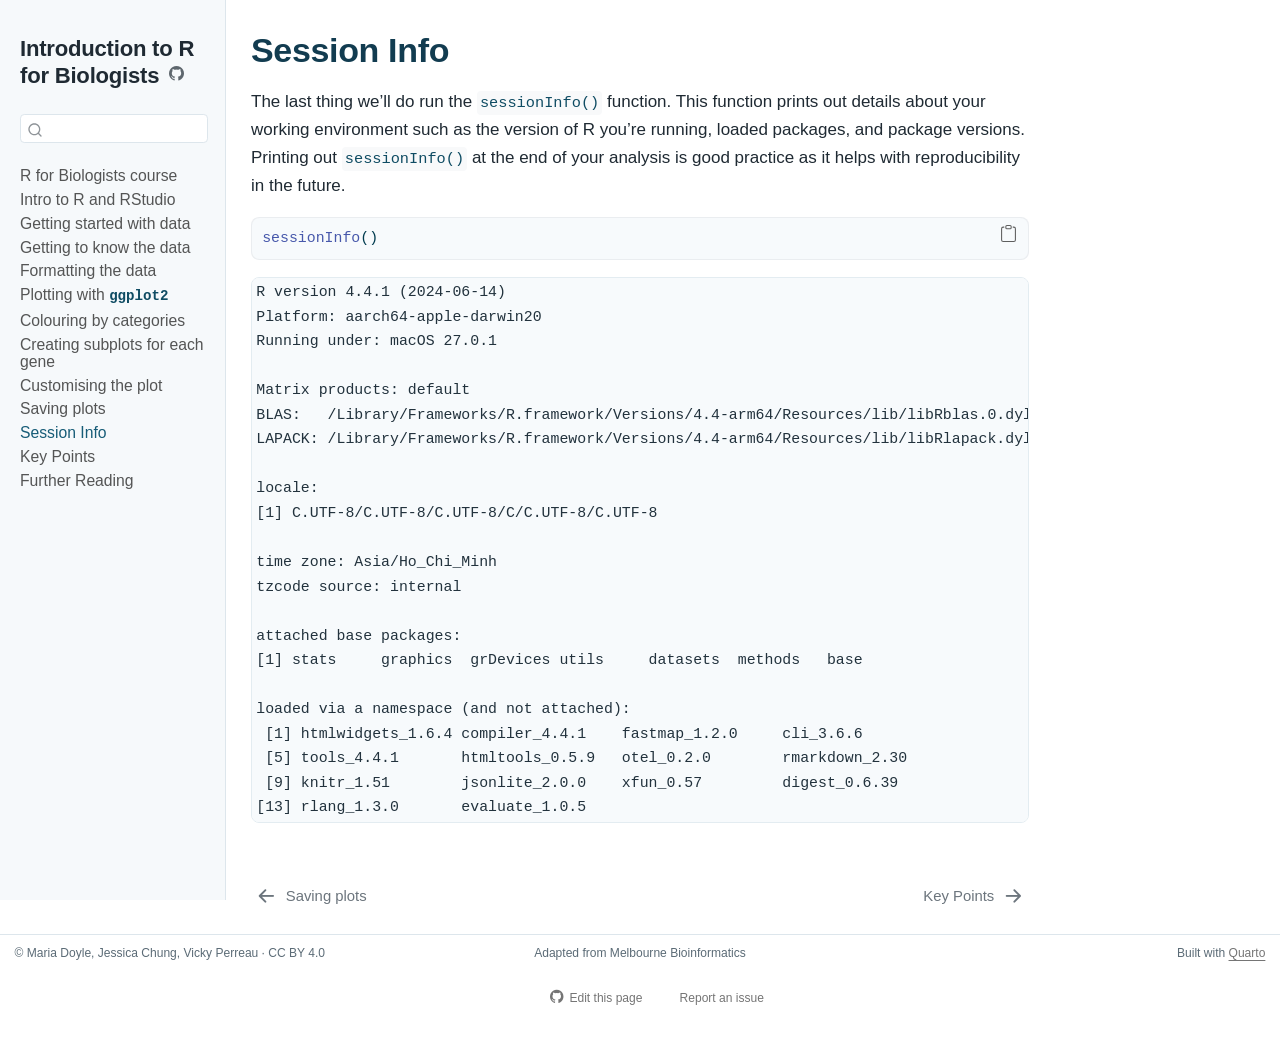
<file: docs/chapters/11-session-info.html>
<!DOCTYPE html>
<html xmlns="http://www.w3.org/1999/xhtml" lang="en" xml:lang="en"><head>

<meta charset="utf-8">
<meta name="generator" content="quarto-1.4.554">

<meta name="viewport" content="width=device-width, initial-scale=1.0, user-scalable=yes">


<title>Introduction to R for Biologists - Session Info</title>
<style>
code{white-space: pre-wrap;}
span.smallcaps{font-variant: small-caps;}
div.columns{display: flex; gap: min(4vw, 1.5em);}
div.column{flex: auto; overflow-x: auto;}
div.hanging-indent{margin-left: 1.5em; text-indent: -1.5em;}
ul.task-list{list-style: none;}
ul.task-list li input[type="checkbox"] {
  width: 0.8em;
  margin: 0 0.8em 0.2em -1em; /* quarto-specific, see https://github.com/quarto-dev/quarto-cli/issues/4556 */ 
  vertical-align: middle;
}
/* CSS for syntax highlighting */
pre > code.sourceCode { white-space: pre; position: relative; }
pre > code.sourceCode > span { line-height: 1.25; }
pre > code.sourceCode > span:empty { height: 1.2em; }
.sourceCode { overflow: visible; }
code.sourceCode > span { color: inherit; text-decoration: inherit; }
div.sourceCode { margin: 1em 0; }
pre.sourceCode { margin: 0; }
@media screen {
div.sourceCode { overflow: auto; }
}
@media print {
pre > code.sourceCode { white-space: pre-wrap; }
pre > code.sourceCode > span { text-indent: -5em; padding-left: 5em; }
}
pre.numberSource code
  { counter-reset: source-line 0; }
pre.numberSource code > span
  { position: relative; left: -4em; counter-increment: source-line; }
pre.numberSource code > span > a:first-child::before
  { content: counter(source-line);
    position: relative; left: -1em; text-align: right; vertical-align: baseline;
    border: none; display: inline-block;
    -webkit-touch-callout: none; -webkit-user-select: none;
    -khtml-user-select: none; -moz-user-select: none;
    -ms-user-select: none; user-select: none;
    padding: 0 4px; width: 4em;
  }
pre.numberSource { margin-left: 3em;  padding-left: 4px; }
div.sourceCode
  {   }
@media screen {
pre > code.sourceCode > span > a:first-child::before { text-decoration: underline; }
}
</style>


<script src="../site_libs/quarto-nav/quarto-nav.js"></script>
<script src="../site_libs/quarto-nav/headroom.min.js"></script>
<script src="../site_libs/clipboard/clipboard.min.js"></script>
<script src="../site_libs/quarto-search/autocomplete.umd.js"></script>
<script src="../site_libs/quarto-search/fuse.min.js"></script>
<script src="../site_libs/quarto-search/quarto-search.js"></script>
<meta name="quarto:offset" content="../">
<link href="../chapters/12-key-points.html" rel="next">
<link href="../chapters/10-saving-plots.html" rel="prev">
<script src="../site_libs/quarto-html/quarto.js"></script>
<script src="../site_libs/quarto-html/popper.min.js"></script>
<script src="../site_libs/quarto-html/tippy.umd.min.js"></script>
<script src="../site_libs/quarto-html/anchor.min.js"></script>
<link href="../site_libs/quarto-html/tippy.css" rel="stylesheet">
<link href="../site_libs/quarto-html/quarto-syntax-highlighting.css" rel="stylesheet" id="quarto-text-highlighting-styles">
<script src="../site_libs/bootstrap/bootstrap.min.js"></script>
<link href="../site_libs/bootstrap/bootstrap-icons.css" rel="stylesheet">
<link href="../site_libs/bootstrap/bootstrap.min.css" rel="stylesheet" id="quarto-bootstrap" data-mode="light">
<script id="quarto-search-options" type="application/json">{
  "location": "sidebar",
  "copy-button": false,
  "collapse-after": 3,
  "panel-placement": "start",
  "type": "textbox",
  "limit": 50,
  "keyboard-shortcut": [
    "f",
    "/",
    "s"
  ],
  "show-item-context": false,
  "language": {
    "search-no-results-text": "No results",
    "search-matching-documents-text": "matching documents",
    "search-copy-link-title": "Copy link to search",
    "search-hide-matches-text": "Hide additional matches",
    "search-more-match-text": "more match in this document",
    "search-more-matches-text": "more matches in this document",
    "search-clear-button-title": "Clear",
    "search-text-placeholder": "",
    "search-detached-cancel-button-title": "Cancel",
    "search-submit-button-title": "Submit",
    "search-label": "Search"
  }
}</script>
<link href="../site_libs/pagedtable-1.1/css/pagedtable.css" rel="stylesheet">
<script src="../site_libs/pagedtable-1.1/js/pagedtable.js"></script>


</head>

<body class="nav-sidebar docked">

<div id="quarto-search-results"></div>
  <header id="quarto-header" class="headroom fixed-top">
  <nav class="quarto-secondary-nav">
    <div class="container-fluid d-flex">
      <button type="button" class="quarto-btn-toggle btn" data-bs-toggle="collapse" data-bs-target=".quarto-sidebar-collapse-item" aria-controls="quarto-sidebar" aria-expanded="false" aria-label="Toggle sidebar navigation" onclick="if (window.quartoToggleHeadroom) { window.quartoToggleHeadroom(); }">
        <i class="bi bi-layout-text-sidebar-reverse"></i>
      </button>
        <nav class="quarto-page-breadcrumbs" aria-label="breadcrumb"><ol class="breadcrumb"><li class="breadcrumb-item"><a href="../chapters/11-session-info.html"><span class="chapter-title">Session Info</span></a></li></ol></nav>
        <a class="flex-grow-1" role="button" data-bs-toggle="collapse" data-bs-target=".quarto-sidebar-collapse-item" aria-controls="quarto-sidebar" aria-expanded="false" aria-label="Toggle sidebar navigation" onclick="if (window.quartoToggleHeadroom) { window.quartoToggleHeadroom(); }">      
        </a>
      <button type="button" class="btn quarto-search-button" aria-label="" onclick="window.quartoOpenSearch();">
        <i class="bi bi-search"></i>
      </button>
    </div>
  </nav>
</header>
<!-- content -->
<div id="quarto-content" class="quarto-container page-columns page-rows-contents page-layout-article">
<!-- sidebar -->
  <nav id="quarto-sidebar" class="sidebar collapse collapse-horizontal quarto-sidebar-collapse-item sidebar-navigation docked overflow-auto">
    <div class="pt-lg-2 mt-2 text-left sidebar-header">
    <div class="sidebar-title mb-0 py-0">
      <a href="../">Introduction to R for Biologists</a> 
        <div class="sidebar-tools-main">
    <a href="https://github.com/Thanh-Phuc/intro-r-biologists" title="Source Code" class="quarto-navigation-tool px-1" aria-label="Source Code"><i class="bi bi-github"></i></a>
</div>
    </div>
      </div>
        <div class="mt-2 flex-shrink-0 align-items-center">
        <div class="sidebar-search">
        <div id="quarto-search" class="" title="Search"></div>
        </div>
        </div>
    <div class="sidebar-menu-container"> 
    <ul class="list-unstyled mt-1">
        <li class="sidebar-item">
  <div class="sidebar-item-container"> 
  <a href="../index.html" class="sidebar-item-text sidebar-link"><span class="chapter-title">R for Biologists course</span></a>
  </div>
</li>
        <li class="sidebar-item">
  <div class="sidebar-item-container"> 
  <a href="../chapters/02-intro-r-and-rstudio.html" class="sidebar-item-text sidebar-link"><span class="chapter-title">Intro to R and RStudio</span></a>
  </div>
</li>
        <li class="sidebar-item">
  <div class="sidebar-item-container"> 
  <a href="../chapters/03-getting-started-with-data.html" class="sidebar-item-text sidebar-link"><span class="chapter-title">Getting started with data</span></a>
  </div>
</li>
        <li class="sidebar-item">
  <div class="sidebar-item-container"> 
  <a href="../chapters/04-getting-to-know-the-data.html" class="sidebar-item-text sidebar-link"><span class="chapter-title">Getting to know the data</span></a>
  </div>
</li>
        <li class="sidebar-item">
  <div class="sidebar-item-container"> 
  <a href="../chapters/05-formatting-the-data.html" class="sidebar-item-text sidebar-link"><span class="chapter-title">Formatting the data</span></a>
  </div>
</li>
        <li class="sidebar-item">
  <div class="sidebar-item-container"> 
  <a href="../chapters/06-plotting-with-ggplot2.html" class="sidebar-item-text sidebar-link"><span class="chapter-title">Plotting with <strong><code>ggplot2</code></strong></span></a>
  </div>
</li>
        <li class="sidebar-item">
  <div class="sidebar-item-container"> 
  <a href="../chapters/07-colouring-by-categories.html" class="sidebar-item-text sidebar-link"><span class="chapter-title">Colouring by categories</span></a>
  </div>
</li>
        <li class="sidebar-item">
  <div class="sidebar-item-container"> 
  <a href="../chapters/08-creating-subplots-for-each-gene.html" class="sidebar-item-text sidebar-link"><span class="chapter-title">Creating subplots for each gene</span></a>
  </div>
</li>
        <li class="sidebar-item">
  <div class="sidebar-item-container"> 
  <a href="../chapters/09-customising-the-plot.html" class="sidebar-item-text sidebar-link"><span class="chapter-title">Customising the plot</span></a>
  </div>
</li>
        <li class="sidebar-item">
  <div class="sidebar-item-container"> 
  <a href="../chapters/10-saving-plots.html" class="sidebar-item-text sidebar-link"><span class="chapter-title">Saving plots</span></a>
  </div>
</li>
        <li class="sidebar-item">
  <div class="sidebar-item-container"> 
  <a href="../chapters/11-session-info.html" class="sidebar-item-text sidebar-link active"><span class="chapter-title">Session Info</span></a>
  </div>
</li>
        <li class="sidebar-item">
  <div class="sidebar-item-container"> 
  <a href="../chapters/12-key-points.html" class="sidebar-item-text sidebar-link"><span class="chapter-title">Key Points</span></a>
  </div>
</li>
        <li class="sidebar-item">
  <div class="sidebar-item-container"> 
  <a href="../chapters/13-further-reading.html" class="sidebar-item-text sidebar-link"><span class="chapter-title">Further Reading</span></a>
  </div>
</li>
    </ul>
    </div>
</nav>
<div id="quarto-sidebar-glass" class="quarto-sidebar-collapse-item" data-bs-toggle="collapse" data-bs-target=".quarto-sidebar-collapse-item"></div>
<!-- margin-sidebar -->
    <div id="quarto-margin-sidebar" class="sidebar margin-sidebar">
        
    </div>
<!-- main -->
<main class="content" id="quarto-document-content">

<header id="title-block-header" class="quarto-title-block default">
<div class="quarto-title">
<h1 class="title"><span class="chapter-title">Session Info</span></h1>
</div>



<div class="quarto-title-meta">

    
  
    
  </div>
  


</header>


<p>The last thing we’ll do run the <code>sessionInfo()</code> function. This function prints out details about your working environment such as the version of R you’re running, loaded packages, and package versions. Printing out <code>sessionInfo()</code> at the end of your analysis is good practice as it helps with reproducibility in the future.</p>
<div class="cell">
<div class="sourceCode cell-code" id="cb1"><pre class="sourceCode r code-with-copy"><code class="sourceCode r"><span id="cb1-1"><a href="#cb1-1" aria-hidden="true" tabindex="-1"></a><span class="fu">sessionInfo</span>()</span></code><button title="Copy to Clipboard" class="code-copy-button"><i class="bi"></i></button></pre></div>
<div class="cell-output cell-output-stdout">
<pre><code>R version 4.4.1 (2024-06-14)
Platform: aarch64-apple-darwin20
Running under: macOS 27.0.1

Matrix products: default
BLAS:   /Library/Frameworks/R.framework/Versions/4.4-arm64/Resources/lib/libRblas.0.dylib 
LAPACK: /Library/Frameworks/R.framework/Versions/4.4-arm64/Resources/lib/libRlapack.dylib;  LAPACK version 3.12.0

locale:
[1] C.UTF-8/C.UTF-8/C.UTF-8/C/C.UTF-8/C.UTF-8

time zone: Asia/Ho_Chi_Minh
tzcode source: internal

attached base packages:
[1] stats     graphics  grDevices utils     datasets  methods   base     

loaded via a namespace (and not attached):
 [1] htmlwidgets_1.6.4 compiler_4.4.1    fastmap_1.2.0     cli_3.6.6        
 [5] tools_4.4.1       htmltools_0.5.9   otel_0.2.0        rmarkdown_2.30   
 [9] knitr_1.51        jsonlite_2.0.0    xfun_0.57         digest_0.6.39    
[13] rlang_1.3.0       evaluate_1.0.5   </code></pre>
</div>
</div>



</main> <!-- /main -->
<script id="quarto-html-after-body" type="application/javascript">
window.document.addEventListener("DOMContentLoaded", function (event) {
  const toggleBodyColorMode = (bsSheetEl) => {
    const mode = bsSheetEl.getAttribute("data-mode");
    const bodyEl = window.document.querySelector("body");
    if (mode === "dark") {
      bodyEl.classList.add("quarto-dark");
      bodyEl.classList.remove("quarto-light");
    } else {
      bodyEl.classList.add("quarto-light");
      bodyEl.classList.remove("quarto-dark");
    }
  }
  const toggleBodyColorPrimary = () => {
    const bsSheetEl = window.document.querySelector("link#quarto-bootstrap");
    if (bsSheetEl) {
      toggleBodyColorMode(bsSheetEl);
    }
  }
  toggleBodyColorPrimary();  
  const icon = "";
  const anchorJS = new window.AnchorJS();
  anchorJS.options = {
    placement: 'right',
    icon: icon
  };
  anchorJS.add('.anchored');
  const isCodeAnnotation = (el) => {
    for (const clz of el.classList) {
      if (clz.startsWith('code-annotation-')) {                     
        return true;
      }
    }
    return false;
  }
  const clipboard = new window.ClipboardJS('.code-copy-button', {
    text: function(trigger) {
      const codeEl = trigger.previousElementSibling.cloneNode(true);
      for (const childEl of codeEl.children) {
        if (isCodeAnnotation(childEl)) {
          childEl.remove();
        }
      }
      return codeEl.innerText;
    }
  });
  clipboard.on('success', function(e) {
    // button target
    const button = e.trigger;
    // don't keep focus
    button.blur();
    // flash "checked"
    button.classList.add('code-copy-button-checked');
    var currentTitle = button.getAttribute("title");
    button.setAttribute("title", "Copied!");
    let tooltip;
    if (window.bootstrap) {
      button.setAttribute("data-bs-toggle", "tooltip");
      button.setAttribute("data-bs-placement", "left");
      button.setAttribute("data-bs-title", "Copied!");
      tooltip = new bootstrap.Tooltip(button, 
        { trigger: "manual", 
          customClass: "code-copy-button-tooltip",
          offset: [0, -8]});
      tooltip.show();    
    }
    setTimeout(function() {
      if (tooltip) {
        tooltip.hide();
        button.removeAttribute("data-bs-title");
        button.removeAttribute("data-bs-toggle");
        button.removeAttribute("data-bs-placement");
      }
      button.setAttribute("title", currentTitle);
      button.classList.remove('code-copy-button-checked');
    }, 1000);
    // clear code selection
    e.clearSelection();
  });
    var localhostRegex = new RegExp(/^(?:http|https):\/\/localhost\:?[0-9]*\//);
    var mailtoRegex = new RegExp(/^mailto:/);
      var filterRegex = new RegExp('/' + window.location.host + '/');
    var isInternal = (href) => {
        return filterRegex.test(href) || localhostRegex.test(href) || mailtoRegex.test(href);
    }
    // Inspect non-navigation links and adorn them if external
 	var links = window.document.querySelectorAll('a[href]:not(.nav-link):not(.navbar-brand):not(.toc-action):not(.sidebar-link):not(.sidebar-item-toggle):not(.pagination-link):not(.no-external):not([aria-hidden]):not(.dropdown-item):not(.quarto-navigation-tool)');
    for (var i=0; i<links.length; i++) {
      const link = links[i];
      if (!isInternal(link.href)) {
        // undo the damage that might have been done by quarto-nav.js in the case of
        // links that we want to consider external
        if (link.dataset.originalHref !== undefined) {
          link.href = link.dataset.originalHref;
        }
          // target, if specified
          link.setAttribute("target", "_blank");
          if (link.getAttribute("rel") === null) {
            link.setAttribute("rel", "noopener");
          }
      }
    }
  function tippyHover(el, contentFn, onTriggerFn, onUntriggerFn) {
    const config = {
      allowHTML: true,
      maxWidth: 500,
      delay: 100,
      arrow: false,
      appendTo: function(el) {
          return el.parentElement;
      },
      interactive: true,
      interactiveBorder: 10,
      theme: 'quarto',
      placement: 'bottom-start',
    };
    if (contentFn) {
      config.content = contentFn;
    }
    if (onTriggerFn) {
      config.onTrigger = onTriggerFn;
    }
    if (onUntriggerFn) {
      config.onUntrigger = onUntriggerFn;
    }
    window.tippy(el, config); 
  }
  const noterefs = window.document.querySelectorAll('a[role="doc-noteref"]');
  for (var i=0; i<noterefs.length; i++) {
    const ref = noterefs[i];
    tippyHover(ref, function() {
      // use id or data attribute instead here
      let href = ref.getAttribute('data-footnote-href') || ref.getAttribute('href');
      try { href = new URL(href).hash; } catch {}
      const id = href.replace(/^#\/?/, "");
      const note = window.document.getElementById(id);
      if (note) {
        return note.innerHTML;
      } else {
        return "";
      }
    });
  }
  const xrefs = window.document.querySelectorAll('a.quarto-xref');
  const processXRef = (id, note) => {
    // Strip column container classes
    const stripColumnClz = (el) => {
      el.classList.remove("page-full", "page-columns");
      if (el.children) {
        for (const child of el.children) {
          stripColumnClz(child);
        }
      }
    }
    stripColumnClz(note)
    if (id === null || id.startsWith('sec-')) {
      // Special case sections, only their first couple elements
      const container = document.createElement("div");
      if (note.children && note.children.length > 2) {
        container.appendChild(note.children[0].cloneNode(true));
        for (let i = 1; i < note.children.length; i++) {
          const child = note.children[i];
          if (child.tagName === "P" && child.innerText === "") {
            continue;
          } else {
            container.appendChild(child.cloneNode(true));
            break;
          }
        }
        if (window.Quarto?.typesetMath) {
          window.Quarto.typesetMath(container);
        }
        return container.innerHTML
      } else {
        if (window.Quarto?.typesetMath) {
          window.Quarto.typesetMath(note);
        }
        return note.innerHTML;
      }
    } else {
      // Remove any anchor links if they are present
      const anchorLink = note.querySelector('a.anchorjs-link');
      if (anchorLink) {
        anchorLink.remove();
      }
      if (window.Quarto?.typesetMath) {
        window.Quarto.typesetMath(note);
      }
      // TODO in 1.5, we should make sure this works without a callout special case
      if (note.classList.contains("callout")) {
        return note.outerHTML;
      } else {
        return note.innerHTML;
      }
    }
  }
  for (var i=0; i<xrefs.length; i++) {
    const xref = xrefs[i];
    tippyHover(xref, undefined, function(instance) {
      instance.disable();
      let url = xref.getAttribute('href');
      let hash = undefined; 
      if (url.startsWith('#')) {
        hash = url;
      } else {
        try { hash = new URL(url).hash; } catch {}
      }
      if (hash) {
        const id = hash.replace(/^#\/?/, "");
        const note = window.document.getElementById(id);
        if (note !== null) {
          try {
            const html = processXRef(id, note.cloneNode(true));
            instance.setContent(html);
          } finally {
            instance.enable();
            instance.show();
          }
        } else {
          // See if we can fetch this
          fetch(url.split('#')[0])
          .then(res => res.text())
          .then(html => {
            const parser = new DOMParser();
            const htmlDoc = parser.parseFromString(html, "text/html");
            const note = htmlDoc.getElementById(id);
            if (note !== null) {
              const html = processXRef(id, note);
              instance.setContent(html);
            } 
          }).finally(() => {
            instance.enable();
            instance.show();
          });
        }
      } else {
        // See if we can fetch a full url (with no hash to target)
        // This is a special case and we should probably do some content thinning / targeting
        fetch(url)
        .then(res => res.text())
        .then(html => {
          const parser = new DOMParser();
          const htmlDoc = parser.parseFromString(html, "text/html");
          const note = htmlDoc.querySelector('main.content');
          if (note !== null) {
            // This should only happen for chapter cross references
            // (since there is no id in the URL)
            // remove the first header
            if (note.children.length > 0 && note.children[0].tagName === "HEADER") {
              note.children[0].remove();
            }
            const html = processXRef(null, note);
            instance.setContent(html);
          } 
        }).finally(() => {
          instance.enable();
          instance.show();
        });
      }
    }, function(instance) {
    });
  }
      let selectedAnnoteEl;
      const selectorForAnnotation = ( cell, annotation) => {
        let cellAttr = 'data-code-cell="' + cell + '"';
        let lineAttr = 'data-code-annotation="' +  annotation + '"';
        const selector = 'span[' + cellAttr + '][' + lineAttr + ']';
        return selector;
      }
      const selectCodeLines = (annoteEl) => {
        const doc = window.document;
        const targetCell = annoteEl.getAttribute("data-target-cell");
        const targetAnnotation = annoteEl.getAttribute("data-target-annotation");
        const annoteSpan = window.document.querySelector(selectorForAnnotation(targetCell, targetAnnotation));
        const lines = annoteSpan.getAttribute("data-code-lines").split(",");
        const lineIds = lines.map((line) => {
          return targetCell + "-" + line;
        })
        let top = null;
        let height = null;
        let parent = null;
        if (lineIds.length > 0) {
            //compute the position of the single el (top and bottom and make a div)
            const el = window.document.getElementById(lineIds[0]);
            top = el.offsetTop;
            height = el.offsetHeight;
            parent = el.parentElement.parentElement;
          if (lineIds.length > 1) {
            const lastEl = window.document.getElementById(lineIds[lineIds.length - 1]);
            const bottom = lastEl.offsetTop + lastEl.offsetHeight;
            height = bottom - top;
          }
          if (top !== null && height !== null && parent !== null) {
            // cook up a div (if necessary) and position it 
            let div = window.document.getElementById("code-annotation-line-highlight");
            if (div === null) {
              div = window.document.createElement("div");
              div.setAttribute("id", "code-annotation-line-highlight");
              div.style.position = 'absolute';
              parent.appendChild(div);
            }
            div.style.top = top - 2 + "px";
            div.style.height = height + 4 + "px";
            div.style.left = 0;
            let gutterDiv = window.document.getElementById("code-annotation-line-highlight-gutter");
            if (gutterDiv === null) {
              gutterDiv = window.document.createElement("div");
              gutterDiv.setAttribute("id", "code-annotation-line-highlight-gutter");
              gutterDiv.style.position = 'absolute';
              const codeCell = window.document.getElementById(targetCell);
              const gutter = codeCell.querySelector('.code-annotation-gutter');
              gutter.appendChild(gutterDiv);
            }
            gutterDiv.style.top = top - 2 + "px";
            gutterDiv.style.height = height + 4 + "px";
          }
          selectedAnnoteEl = annoteEl;
        }
      };
      const unselectCodeLines = () => {
        const elementsIds = ["code-annotation-line-highlight", "code-annotation-line-highlight-gutter"];
        elementsIds.forEach((elId) => {
          const div = window.document.getElementById(elId);
          if (div) {
            div.remove();
          }
        });
        selectedAnnoteEl = undefined;
      };
        // Handle positioning of the toggle
    window.addEventListener(
      "resize",
      throttle(() => {
        elRect = undefined;
        if (selectedAnnoteEl) {
          selectCodeLines(selectedAnnoteEl);
        }
      }, 10)
    );
    function throttle(fn, ms) {
    let throttle = false;
    let timer;
      return (...args) => {
        if(!throttle) { // first call gets through
            fn.apply(this, args);
            throttle = true;
        } else { // all the others get throttled
            if(timer) clearTimeout(timer); // cancel #2
            timer = setTimeout(() => {
              fn.apply(this, args);
              timer = throttle = false;
            }, ms);
        }
      };
    }
      // Attach click handler to the DT
      const annoteDls = window.document.querySelectorAll('dt[data-target-cell]');
      for (const annoteDlNode of annoteDls) {
        annoteDlNode.addEventListener('click', (event) => {
          const clickedEl = event.target;
          if (clickedEl !== selectedAnnoteEl) {
            unselectCodeLines();
            const activeEl = window.document.querySelector('dt[data-target-cell].code-annotation-active');
            if (activeEl) {
              activeEl.classList.remove('code-annotation-active');
            }
            selectCodeLines(clickedEl);
            clickedEl.classList.add('code-annotation-active');
          } else {
            // Unselect the line
            unselectCodeLines();
            clickedEl.classList.remove('code-annotation-active');
          }
        });
      }
  const findCites = (el) => {
    const parentEl = el.parentElement;
    if (parentEl) {
      const cites = parentEl.dataset.cites;
      if (cites) {
        return {
          el,
          cites: cites.split(' ')
        };
      } else {
        return findCites(el.parentElement)
      }
    } else {
      return undefined;
    }
  };
  var bibliorefs = window.document.querySelectorAll('a[role="doc-biblioref"]');
  for (var i=0; i<bibliorefs.length; i++) {
    const ref = bibliorefs[i];
    const citeInfo = findCites(ref);
    if (citeInfo) {
      tippyHover(citeInfo.el, function() {
        var popup = window.document.createElement('div');
        citeInfo.cites.forEach(function(cite) {
          var citeDiv = window.document.createElement('div');
          citeDiv.classList.add('hanging-indent');
          citeDiv.classList.add('csl-entry');
          var biblioDiv = window.document.getElementById('ref-' + cite);
          if (biblioDiv) {
            citeDiv.innerHTML = biblioDiv.innerHTML;
          }
          popup.appendChild(citeDiv);
        });
        return popup.innerHTML;
      });
    }
  }
});
</script>
<nav class="page-navigation">
  <div class="nav-page nav-page-previous">
      <a href="../chapters/10-saving-plots.html" class="pagination-link" aria-label="Saving plots">
        <i class="bi bi-arrow-left-short"></i> <span class="nav-page-text"><span class="chapter-title">Saving plots</span></span>
      </a>          
  </div>
  <div class="nav-page nav-page-next">
      <a href="../chapters/12-key-points.html" class="pagination-link" aria-label="Key Points">
        <span class="nav-page-text"><span class="chapter-title">Key Points</span></span> <i class="bi bi-arrow-right-short"></i>
      </a>
  </div>
</nav>
</div> <!-- /content -->
<footer class="footer">
  <div class="nav-footer">
    <div class="nav-footer-left">
<p>© Maria Doyle, Jessica Chung, Vicky Perreau · CC BY 4.0</p>
</div>   
    <div class="nav-footer-center">
<p>Adapted from Melbourne Bioinformatics</p>
<div class="toc-actions"><ul><li><a href="https://github.com/Thanh-Phuc/intro-r-biologists/edit/main/chapters/11-session-info.qmd" class="toc-action"><i class="bi bi-github"></i>Edit this page</a></li><li><a href="https://github.com/Thanh-Phuc/intro-r-biologists/issues/new" class="toc-action"><i class="bi empty"></i>Report an issue</a></li></ul></div></div>
    <div class="nav-footer-right">
<p>Built with <a href="https://quarto.org">Quarto</a></p>
</div>
  </div>
</footer>




</body></html>
</file>
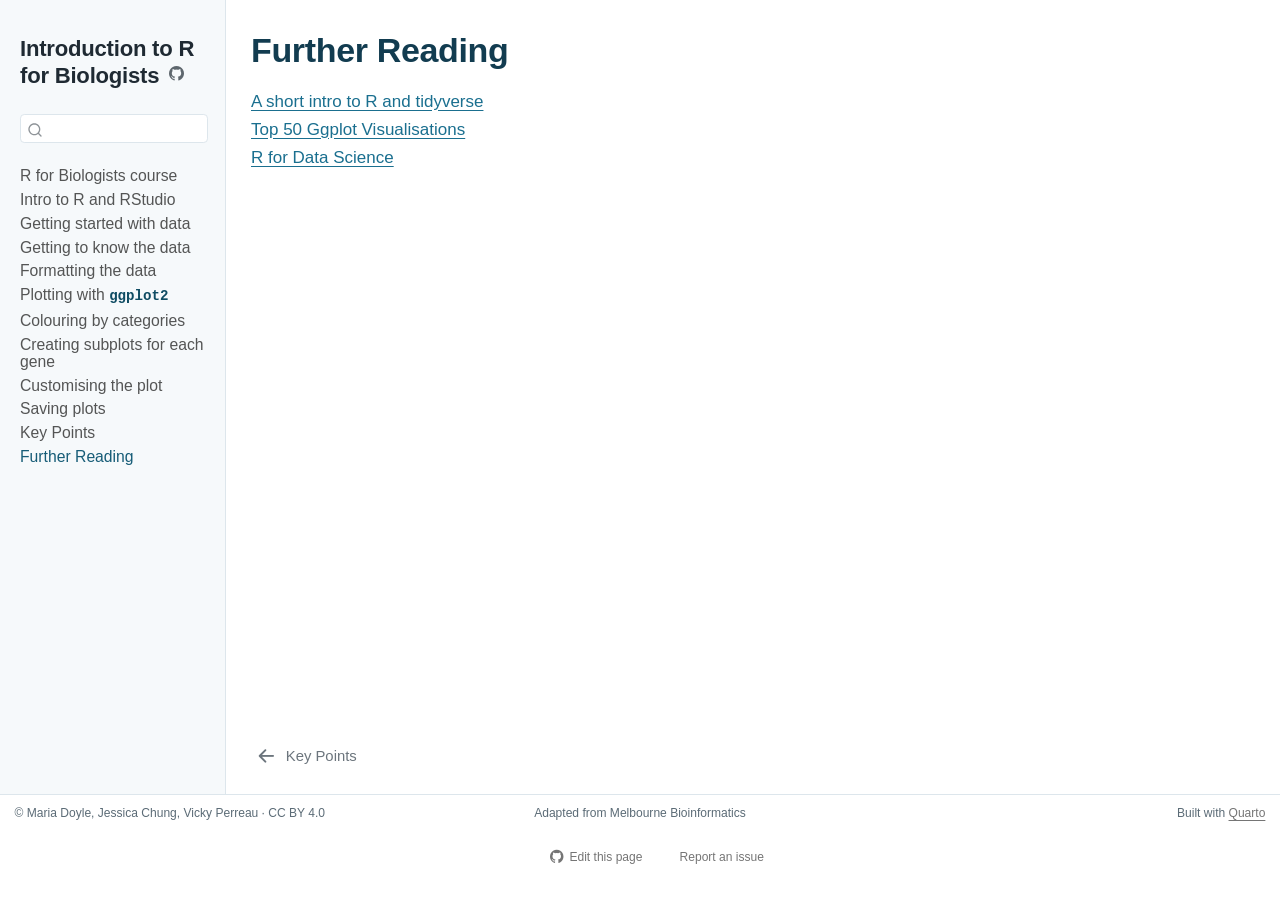
<file: docs/chapters/12-further-reading.html>
<!DOCTYPE html>
<html xmlns="http://www.w3.org/1999/xhtml" lang="en" xml:lang="en"><head>

<meta charset="utf-8">
<meta name="generator" content="quarto-1.4.554">

<meta name="viewport" content="width=device-width, initial-scale=1.0, user-scalable=yes">


<title>Introduction to R for Biologists - Further Reading</title>
<style>
code{white-space: pre-wrap;}
span.smallcaps{font-variant: small-caps;}
div.columns{display: flex; gap: min(4vw, 1.5em);}
div.column{flex: auto; overflow-x: auto;}
div.hanging-indent{margin-left: 1.5em; text-indent: -1.5em;}
ul.task-list{list-style: none;}
ul.task-list li input[type="checkbox"] {
  width: 0.8em;
  margin: 0 0.8em 0.2em -1em; /* quarto-specific, see https://github.com/quarto-dev/quarto-cli/issues/4556 */ 
  vertical-align: middle;
}
</style>


<script src="../site_libs/quarto-nav/quarto-nav.js"></script>
<script src="../site_libs/quarto-nav/headroom.min.js"></script>
<script src="../site_libs/clipboard/clipboard.min.js"></script>
<script src="../site_libs/quarto-search/autocomplete.umd.js"></script>
<script src="../site_libs/quarto-search/fuse.min.js"></script>
<script src="../site_libs/quarto-search/quarto-search.js"></script>
<meta name="quarto:offset" content="../">
<link href="../chapters/11-key-points.html" rel="prev">
<script src="../site_libs/quarto-html/quarto.js"></script>
<script src="../site_libs/quarto-html/popper.min.js"></script>
<script src="../site_libs/quarto-html/tippy.umd.min.js"></script>
<script src="../site_libs/quarto-html/anchor.min.js"></script>
<link href="../site_libs/quarto-html/tippy.css" rel="stylesheet">
<link href="../site_libs/quarto-html/quarto-syntax-highlighting.css" rel="stylesheet" id="quarto-text-highlighting-styles">
<script src="../site_libs/bootstrap/bootstrap.min.js"></script>
<link href="../site_libs/bootstrap/bootstrap-icons.css" rel="stylesheet">
<link href="../site_libs/bootstrap/bootstrap.min.css" rel="stylesheet" id="quarto-bootstrap" data-mode="light">
<script id="quarto-search-options" type="application/json">{
  "location": "sidebar",
  "copy-button": false,
  "collapse-after": 3,
  "panel-placement": "start",
  "type": "textbox",
  "limit": 50,
  "keyboard-shortcut": [
    "f",
    "/",
    "s"
  ],
  "show-item-context": false,
  "language": {
    "search-no-results-text": "No results",
    "search-matching-documents-text": "matching documents",
    "search-copy-link-title": "Copy link to search",
    "search-hide-matches-text": "Hide additional matches",
    "search-more-match-text": "more match in this document",
    "search-more-matches-text": "more matches in this document",
    "search-clear-button-title": "Clear",
    "search-text-placeholder": "",
    "search-detached-cancel-button-title": "Cancel",
    "search-submit-button-title": "Submit",
    "search-label": "Search"
  }
}</script>


</head>

<body class="nav-sidebar docked">

<div id="quarto-search-results"></div>
  <header id="quarto-header" class="headroom fixed-top">
  <nav class="quarto-secondary-nav">
    <div class="container-fluid d-flex">
      <button type="button" class="quarto-btn-toggle btn" data-bs-toggle="collapse" data-bs-target=".quarto-sidebar-collapse-item" aria-controls="quarto-sidebar" aria-expanded="false" aria-label="Toggle sidebar navigation" onclick="if (window.quartoToggleHeadroom) { window.quartoToggleHeadroom(); }">
        <i class="bi bi-layout-text-sidebar-reverse"></i>
      </button>
        <nav class="quarto-page-breadcrumbs" aria-label="breadcrumb"><ol class="breadcrumb"><li class="breadcrumb-item"><a href="../chapters/12-further-reading.html"><span class="chapter-title">Further Reading</span></a></li></ol></nav>
        <a class="flex-grow-1" role="button" data-bs-toggle="collapse" data-bs-target=".quarto-sidebar-collapse-item" aria-controls="quarto-sidebar" aria-expanded="false" aria-label="Toggle sidebar navigation" onclick="if (window.quartoToggleHeadroom) { window.quartoToggleHeadroom(); }">      
        </a>
      <button type="button" class="btn quarto-search-button" aria-label="" onclick="window.quartoOpenSearch();">
        <i class="bi bi-search"></i>
      </button>
    </div>
  </nav>
</header>
<!-- content -->
<div id="quarto-content" class="quarto-container page-columns page-rows-contents page-layout-article">
<!-- sidebar -->
  <nav id="quarto-sidebar" class="sidebar collapse collapse-horizontal quarto-sidebar-collapse-item sidebar-navigation docked overflow-auto">
    <div class="pt-lg-2 mt-2 text-left sidebar-header">
    <div class="sidebar-title mb-0 py-0">
      <a href="../">Introduction to R for Biologists</a> 
        <div class="sidebar-tools-main">
    <a href="https://github.com/Thanh-Phuc/intro-r-biologists" title="Source Code" class="quarto-navigation-tool px-1" aria-label="Source Code"><i class="bi bi-github"></i></a>
</div>
    </div>
      </div>
        <div class="mt-2 flex-shrink-0 align-items-center">
        <div class="sidebar-search">
        <div id="quarto-search" class="" title="Search"></div>
        </div>
        </div>
    <div class="sidebar-menu-container"> 
    <ul class="list-unstyled mt-1">
        <li class="sidebar-item">
  <div class="sidebar-item-container"> 
  <a href="../index.html" class="sidebar-item-text sidebar-link"><span class="chapter-title">R for Biologists course</span></a>
  </div>
</li>
        <li class="sidebar-item">
  <div class="sidebar-item-container"> 
  <a href="../chapters/02-intro-r-and-rstudio.html" class="sidebar-item-text sidebar-link"><span class="chapter-title">Intro to R and RStudio</span></a>
  </div>
</li>
        <li class="sidebar-item">
  <div class="sidebar-item-container"> 
  <a href="../chapters/03-getting-started-with-data.html" class="sidebar-item-text sidebar-link"><span class="chapter-title">Getting started with data</span></a>
  </div>
</li>
        <li class="sidebar-item">
  <div class="sidebar-item-container"> 
  <a href="../chapters/04-getting-to-know-the-data.html" class="sidebar-item-text sidebar-link"><span class="chapter-title">Getting to know the data</span></a>
  </div>
</li>
        <li class="sidebar-item">
  <div class="sidebar-item-container"> 
  <a href="../chapters/05-formatting-the-data.html" class="sidebar-item-text sidebar-link"><span class="chapter-title">Formatting the data</span></a>
  </div>
</li>
        <li class="sidebar-item">
  <div class="sidebar-item-container"> 
  <a href="../chapters/06-plotting-with-ggplot2.html" class="sidebar-item-text sidebar-link"><span class="chapter-title">Plotting with <strong><code>ggplot2</code></strong></span></a>
  </div>
</li>
        <li class="sidebar-item">
  <div class="sidebar-item-container"> 
  <a href="../chapters/07-colouring-by-categories.html" class="sidebar-item-text sidebar-link"><span class="chapter-title">Colouring by categories</span></a>
  </div>
</li>
        <li class="sidebar-item">
  <div class="sidebar-item-container"> 
  <a href="../chapters/08-creating-subplots-for-each-gene.html" class="sidebar-item-text sidebar-link"><span class="chapter-title">Creating subplots for each gene</span></a>
  </div>
</li>
        <li class="sidebar-item">
  <div class="sidebar-item-container"> 
  <a href="../chapters/09-customising-the-plot.html" class="sidebar-item-text sidebar-link"><span class="chapter-title">Customising the plot</span></a>
  </div>
</li>
        <li class="sidebar-item">
  <div class="sidebar-item-container"> 
  <a href="../chapters/10-saving-plots.html" class="sidebar-item-text sidebar-link"><span class="chapter-title">Saving plots</span></a>
  </div>
</li>
        <li class="sidebar-item">
  <div class="sidebar-item-container"> 
  <a href="../chapters/11-key-points.html" class="sidebar-item-text sidebar-link"><span class="chapter-title">Key Points</span></a>
  </div>
</li>
        <li class="sidebar-item">
  <div class="sidebar-item-container"> 
  <a href="../chapters/12-further-reading.html" class="sidebar-item-text sidebar-link active"><span class="chapter-title">Further Reading</span></a>
  </div>
</li>
    </ul>
    </div>
</nav>
<div id="quarto-sidebar-glass" class="quarto-sidebar-collapse-item" data-bs-toggle="collapse" data-bs-target=".quarto-sidebar-collapse-item"></div>
<!-- margin-sidebar -->
    <div id="quarto-margin-sidebar" class="sidebar margin-sidebar">
        
    </div>
<!-- main -->
<main class="content" id="quarto-document-content">

<header id="title-block-header" class="quarto-title-block default">
<div class="quarto-title">
<h1 class="title"><span class="chapter-title">Further Reading</span></h1>
</div>



<div class="quarto-title-meta">

    
  
    
  </div>
  


</header>


<p><a href="https://pmacdasci.github.io/r-intro-tidyverse/">A short intro to R and tidyverse</a><br>
<a href="http://r-statistics.co/Top50-Ggplot2-Visualizations-MasterList-R-Code.html">Top 50 Ggplot Visualisations</a><br>
<a href="https://r4ds.had.co.nz/">R for Data Science</a></p>



</main> <!-- /main -->
<script id="quarto-html-after-body" type="application/javascript">
window.document.addEventListener("DOMContentLoaded", function (event) {
  const toggleBodyColorMode = (bsSheetEl) => {
    const mode = bsSheetEl.getAttribute("data-mode");
    const bodyEl = window.document.querySelector("body");
    if (mode === "dark") {
      bodyEl.classList.add("quarto-dark");
      bodyEl.classList.remove("quarto-light");
    } else {
      bodyEl.classList.add("quarto-light");
      bodyEl.classList.remove("quarto-dark");
    }
  }
  const toggleBodyColorPrimary = () => {
    const bsSheetEl = window.document.querySelector("link#quarto-bootstrap");
    if (bsSheetEl) {
      toggleBodyColorMode(bsSheetEl);
    }
  }
  toggleBodyColorPrimary();  
  const icon = "";
  const anchorJS = new window.AnchorJS();
  anchorJS.options = {
    placement: 'right',
    icon: icon
  };
  anchorJS.add('.anchored');
  const isCodeAnnotation = (el) => {
    for (const clz of el.classList) {
      if (clz.startsWith('code-annotation-')) {                     
        return true;
      }
    }
    return false;
  }
  const clipboard = new window.ClipboardJS('.code-copy-button', {
    text: function(trigger) {
      const codeEl = trigger.previousElementSibling.cloneNode(true);
      for (const childEl of codeEl.children) {
        if (isCodeAnnotation(childEl)) {
          childEl.remove();
        }
      }
      return codeEl.innerText;
    }
  });
  clipboard.on('success', function(e) {
    // button target
    const button = e.trigger;
    // don't keep focus
    button.blur();
    // flash "checked"
    button.classList.add('code-copy-button-checked');
    var currentTitle = button.getAttribute("title");
    button.setAttribute("title", "Copied!");
    let tooltip;
    if (window.bootstrap) {
      button.setAttribute("data-bs-toggle", "tooltip");
      button.setAttribute("data-bs-placement", "left");
      button.setAttribute("data-bs-title", "Copied!");
      tooltip = new bootstrap.Tooltip(button, 
        { trigger: "manual", 
          customClass: "code-copy-button-tooltip",
          offset: [0, -8]});
      tooltip.show();    
    }
    setTimeout(function() {
      if (tooltip) {
        tooltip.hide();
        button.removeAttribute("data-bs-title");
        button.removeAttribute("data-bs-toggle");
        button.removeAttribute("data-bs-placement");
      }
      button.setAttribute("title", currentTitle);
      button.classList.remove('code-copy-button-checked');
    }, 1000);
    // clear code selection
    e.clearSelection();
  });
    var localhostRegex = new RegExp(/^(?:http|https):\/\/localhost\:?[0-9]*\//);
    var mailtoRegex = new RegExp(/^mailto:/);
      var filterRegex = new RegExp('/' + window.location.host + '/');
    var isInternal = (href) => {
        return filterRegex.test(href) || localhostRegex.test(href) || mailtoRegex.test(href);
    }
    // Inspect non-navigation links and adorn them if external
 	var links = window.document.querySelectorAll('a[href]:not(.nav-link):not(.navbar-brand):not(.toc-action):not(.sidebar-link):not(.sidebar-item-toggle):not(.pagination-link):not(.no-external):not([aria-hidden]):not(.dropdown-item):not(.quarto-navigation-tool)');
    for (var i=0; i<links.length; i++) {
      const link = links[i];
      if (!isInternal(link.href)) {
        // undo the damage that might have been done by quarto-nav.js in the case of
        // links that we want to consider external
        if (link.dataset.originalHref !== undefined) {
          link.href = link.dataset.originalHref;
        }
          // target, if specified
          link.setAttribute("target", "_blank");
          if (link.getAttribute("rel") === null) {
            link.setAttribute("rel", "noopener");
          }
      }
    }
  function tippyHover(el, contentFn, onTriggerFn, onUntriggerFn) {
    const config = {
      allowHTML: true,
      maxWidth: 500,
      delay: 100,
      arrow: false,
      appendTo: function(el) {
          return el.parentElement;
      },
      interactive: true,
      interactiveBorder: 10,
      theme: 'quarto',
      placement: 'bottom-start',
    };
    if (contentFn) {
      config.content = contentFn;
    }
    if (onTriggerFn) {
      config.onTrigger = onTriggerFn;
    }
    if (onUntriggerFn) {
      config.onUntrigger = onUntriggerFn;
    }
    window.tippy(el, config); 
  }
  const noterefs = window.document.querySelectorAll('a[role="doc-noteref"]');
  for (var i=0; i<noterefs.length; i++) {
    const ref = noterefs[i];
    tippyHover(ref, function() {
      // use id or data attribute instead here
      let href = ref.getAttribute('data-footnote-href') || ref.getAttribute('href');
      try { href = new URL(href).hash; } catch {}
      const id = href.replace(/^#\/?/, "");
      const note = window.document.getElementById(id);
      if (note) {
        return note.innerHTML;
      } else {
        return "";
      }
    });
  }
  const xrefs = window.document.querySelectorAll('a.quarto-xref');
  const processXRef = (id, note) => {
    // Strip column container classes
    const stripColumnClz = (el) => {
      el.classList.remove("page-full", "page-columns");
      if (el.children) {
        for (const child of el.children) {
          stripColumnClz(child);
        }
      }
    }
    stripColumnClz(note)
    if (id === null || id.startsWith('sec-')) {
      // Special case sections, only their first couple elements
      const container = document.createElement("div");
      if (note.children && note.children.length > 2) {
        container.appendChild(note.children[0].cloneNode(true));
        for (let i = 1; i < note.children.length; i++) {
          const child = note.children[i];
          if (child.tagName === "P" && child.innerText === "") {
            continue;
          } else {
            container.appendChild(child.cloneNode(true));
            break;
          }
        }
        if (window.Quarto?.typesetMath) {
          window.Quarto.typesetMath(container);
        }
        return container.innerHTML
      } else {
        if (window.Quarto?.typesetMath) {
          window.Quarto.typesetMath(note);
        }
        return note.innerHTML;
      }
    } else {
      // Remove any anchor links if they are present
      const anchorLink = note.querySelector('a.anchorjs-link');
      if (anchorLink) {
        anchorLink.remove();
      }
      if (window.Quarto?.typesetMath) {
        window.Quarto.typesetMath(note);
      }
      // TODO in 1.5, we should make sure this works without a callout special case
      if (note.classList.contains("callout")) {
        return note.outerHTML;
      } else {
        return note.innerHTML;
      }
    }
  }
  for (var i=0; i<xrefs.length; i++) {
    const xref = xrefs[i];
    tippyHover(xref, undefined, function(instance) {
      instance.disable();
      let url = xref.getAttribute('href');
      let hash = undefined; 
      if (url.startsWith('#')) {
        hash = url;
      } else {
        try { hash = new URL(url).hash; } catch {}
      }
      if (hash) {
        const id = hash.replace(/^#\/?/, "");
        const note = window.document.getElementById(id);
        if (note !== null) {
          try {
            const html = processXRef(id, note.cloneNode(true));
            instance.setContent(html);
          } finally {
            instance.enable();
            instance.show();
          }
        } else {
          // See if we can fetch this
          fetch(url.split('#')[0])
          .then(res => res.text())
          .then(html => {
            const parser = new DOMParser();
            const htmlDoc = parser.parseFromString(html, "text/html");
            const note = htmlDoc.getElementById(id);
            if (note !== null) {
              const html = processXRef(id, note);
              instance.setContent(html);
            } 
          }).finally(() => {
            instance.enable();
            instance.show();
          });
        }
      } else {
        // See if we can fetch a full url (with no hash to target)
        // This is a special case and we should probably do some content thinning / targeting
        fetch(url)
        .then(res => res.text())
        .then(html => {
          const parser = new DOMParser();
          const htmlDoc = parser.parseFromString(html, "text/html");
          const note = htmlDoc.querySelector('main.content');
          if (note !== null) {
            // This should only happen for chapter cross references
            // (since there is no id in the URL)
            // remove the first header
            if (note.children.length > 0 && note.children[0].tagName === "HEADER") {
              note.children[0].remove();
            }
            const html = processXRef(null, note);
            instance.setContent(html);
          } 
        }).finally(() => {
          instance.enable();
          instance.show();
        });
      }
    }, function(instance) {
    });
  }
      let selectedAnnoteEl;
      const selectorForAnnotation = ( cell, annotation) => {
        let cellAttr = 'data-code-cell="' + cell + '"';
        let lineAttr = 'data-code-annotation="' +  annotation + '"';
        const selector = 'span[' + cellAttr + '][' + lineAttr + ']';
        return selector;
      }
      const selectCodeLines = (annoteEl) => {
        const doc = window.document;
        const targetCell = annoteEl.getAttribute("data-target-cell");
        const targetAnnotation = annoteEl.getAttribute("data-target-annotation");
        const annoteSpan = window.document.querySelector(selectorForAnnotation(targetCell, targetAnnotation));
        const lines = annoteSpan.getAttribute("data-code-lines").split(",");
        const lineIds = lines.map((line) => {
          return targetCell + "-" + line;
        })
        let top = null;
        let height = null;
        let parent = null;
        if (lineIds.length > 0) {
            //compute the position of the single el (top and bottom and make a div)
            const el = window.document.getElementById(lineIds[0]);
            top = el.offsetTop;
            height = el.offsetHeight;
            parent = el.parentElement.parentElement;
          if (lineIds.length > 1) {
            const lastEl = window.document.getElementById(lineIds[lineIds.length - 1]);
            const bottom = lastEl.offsetTop + lastEl.offsetHeight;
            height = bottom - top;
          }
          if (top !== null && height !== null && parent !== null) {
            // cook up a div (if necessary) and position it 
            let div = window.document.getElementById("code-annotation-line-highlight");
            if (div === null) {
              div = window.document.createElement("div");
              div.setAttribute("id", "code-annotation-line-highlight");
              div.style.position = 'absolute';
              parent.appendChild(div);
            }
            div.style.top = top - 2 + "px";
            div.style.height = height + 4 + "px";
            div.style.left = 0;
            let gutterDiv = window.document.getElementById("code-annotation-line-highlight-gutter");
            if (gutterDiv === null) {
              gutterDiv = window.document.createElement("div");
              gutterDiv.setAttribute("id", "code-annotation-line-highlight-gutter");
              gutterDiv.style.position = 'absolute';
              const codeCell = window.document.getElementById(targetCell);
              const gutter = codeCell.querySelector('.code-annotation-gutter');
              gutter.appendChild(gutterDiv);
            }
            gutterDiv.style.top = top - 2 + "px";
            gutterDiv.style.height = height + 4 + "px";
          }
          selectedAnnoteEl = annoteEl;
        }
      };
      const unselectCodeLines = () => {
        const elementsIds = ["code-annotation-line-highlight", "code-annotation-line-highlight-gutter"];
        elementsIds.forEach((elId) => {
          const div = window.document.getElementById(elId);
          if (div) {
            div.remove();
          }
        });
        selectedAnnoteEl = undefined;
      };
        // Handle positioning of the toggle
    window.addEventListener(
      "resize",
      throttle(() => {
        elRect = undefined;
        if (selectedAnnoteEl) {
          selectCodeLines(selectedAnnoteEl);
        }
      }, 10)
    );
    function throttle(fn, ms) {
    let throttle = false;
    let timer;
      return (...args) => {
        if(!throttle) { // first call gets through
            fn.apply(this, args);
            throttle = true;
        } else { // all the others get throttled
            if(timer) clearTimeout(timer); // cancel #2
            timer = setTimeout(() => {
              fn.apply(this, args);
              timer = throttle = false;
            }, ms);
        }
      };
    }
      // Attach click handler to the DT
      const annoteDls = window.document.querySelectorAll('dt[data-target-cell]');
      for (const annoteDlNode of annoteDls) {
        annoteDlNode.addEventListener('click', (event) => {
          const clickedEl = event.target;
          if (clickedEl !== selectedAnnoteEl) {
            unselectCodeLines();
            const activeEl = window.document.querySelector('dt[data-target-cell].code-annotation-active');
            if (activeEl) {
              activeEl.classList.remove('code-annotation-active');
            }
            selectCodeLines(clickedEl);
            clickedEl.classList.add('code-annotation-active');
          } else {
            // Unselect the line
            unselectCodeLines();
            clickedEl.classList.remove('code-annotation-active');
          }
        });
      }
  const findCites = (el) => {
    const parentEl = el.parentElement;
    if (parentEl) {
      const cites = parentEl.dataset.cites;
      if (cites) {
        return {
          el,
          cites: cites.split(' ')
        };
      } else {
        return findCites(el.parentElement)
      }
    } else {
      return undefined;
    }
  };
  var bibliorefs = window.document.querySelectorAll('a[role="doc-biblioref"]');
  for (var i=0; i<bibliorefs.length; i++) {
    const ref = bibliorefs[i];
    const citeInfo = findCites(ref);
    if (citeInfo) {
      tippyHover(citeInfo.el, function() {
        var popup = window.document.createElement('div');
        citeInfo.cites.forEach(function(cite) {
          var citeDiv = window.document.createElement('div');
          citeDiv.classList.add('hanging-indent');
          citeDiv.classList.add('csl-entry');
          var biblioDiv = window.document.getElementById('ref-' + cite);
          if (biblioDiv) {
            citeDiv.innerHTML = biblioDiv.innerHTML;
          }
          popup.appendChild(citeDiv);
        });
        return popup.innerHTML;
      });
    }
  }
});
</script>
<nav class="page-navigation">
  <div class="nav-page nav-page-previous">
      <a href="../chapters/11-key-points.html" class="pagination-link" aria-label="Key Points">
        <i class="bi bi-arrow-left-short"></i> <span class="nav-page-text"><span class="chapter-title">Key Points</span></span>
      </a>          
  </div>
  <div class="nav-page nav-page-next">
  </div>
</nav>
</div> <!-- /content -->
<footer class="footer">
  <div class="nav-footer">
    <div class="nav-footer-left">
<p>© Maria Doyle, Jessica Chung, Vicky Perreau · CC BY 4.0</p>
</div>   
    <div class="nav-footer-center">
<p>Adapted from Melbourne Bioinformatics</p>
<div class="toc-actions"><ul><li><a href="https://github.com/Thanh-Phuc/intro-r-biologists/edit/main/chapters/12-further-reading.qmd" class="toc-action"><i class="bi bi-github"></i>Edit this page</a></li><li><a href="https://github.com/Thanh-Phuc/intro-r-biologists/issues/new" class="toc-action"><i class="bi empty"></i>Report an issue</a></li></ul></div></div>
    <div class="nav-footer-right">
<p>Built with <a href="https://quarto.org">Quarto</a></p>
</div>
  </div>
</footer>




</body></html>
</file>
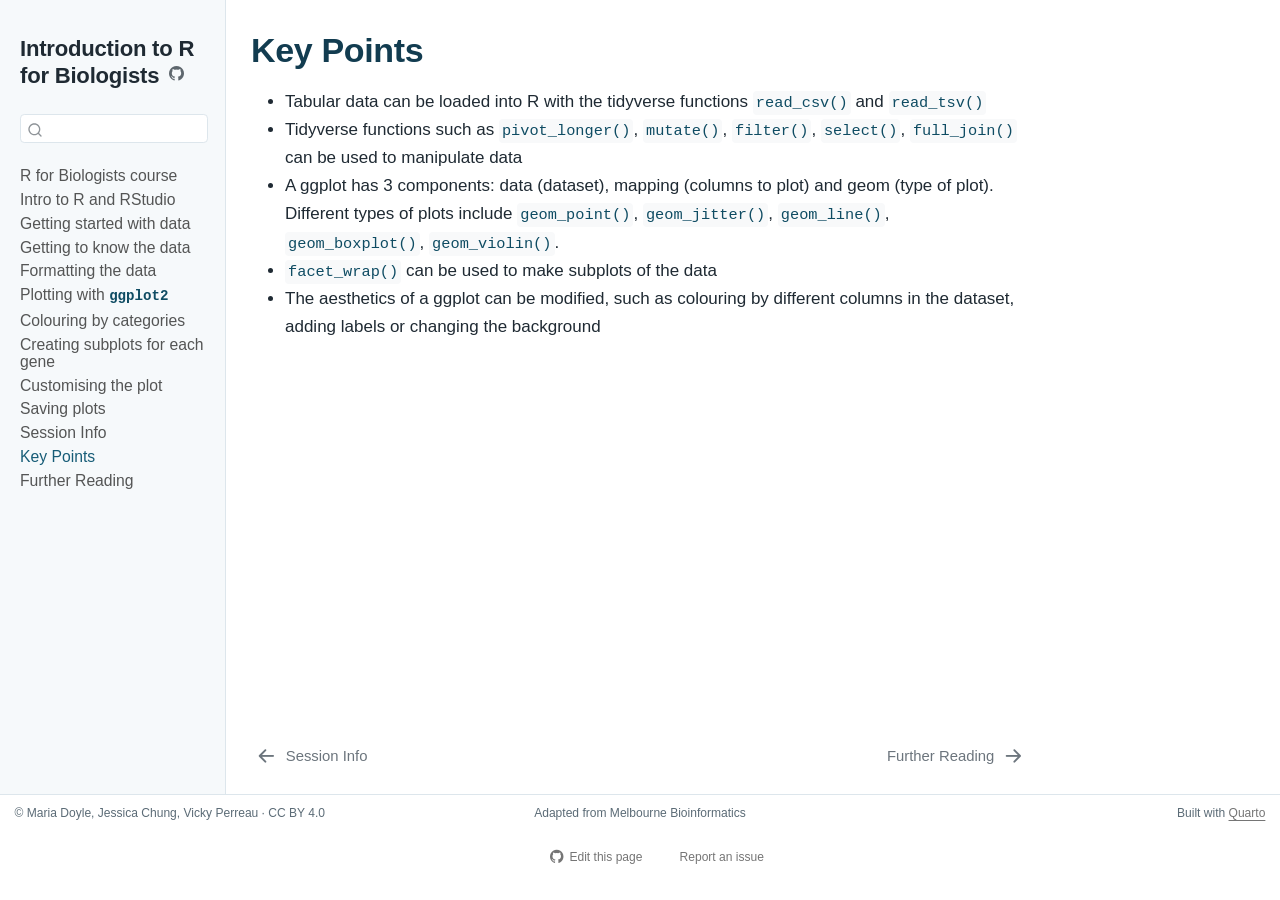
<file: docs/chapters/12-key-points.html>
<!DOCTYPE html>
<html xmlns="http://www.w3.org/1999/xhtml" lang="en" xml:lang="en"><head>

<meta charset="utf-8">
<meta name="generator" content="quarto-1.4.554">

<meta name="viewport" content="width=device-width, initial-scale=1.0, user-scalable=yes">


<title>Introduction to R for Biologists - Key Points</title>
<style>
code{white-space: pre-wrap;}
span.smallcaps{font-variant: small-caps;}
div.columns{display: flex; gap: min(4vw, 1.5em);}
div.column{flex: auto; overflow-x: auto;}
div.hanging-indent{margin-left: 1.5em; text-indent: -1.5em;}
ul.task-list{list-style: none;}
ul.task-list li input[type="checkbox"] {
  width: 0.8em;
  margin: 0 0.8em 0.2em -1em; /* quarto-specific, see https://github.com/quarto-dev/quarto-cli/issues/4556 */ 
  vertical-align: middle;
}
</style>


<script src="../site_libs/quarto-nav/quarto-nav.js"></script>
<script src="../site_libs/quarto-nav/headroom.min.js"></script>
<script src="../site_libs/clipboard/clipboard.min.js"></script>
<script src="../site_libs/quarto-search/autocomplete.umd.js"></script>
<script src="../site_libs/quarto-search/fuse.min.js"></script>
<script src="../site_libs/quarto-search/quarto-search.js"></script>
<meta name="quarto:offset" content="../">
<link href="../chapters/13-further-reading.html" rel="next">
<link href="../chapters/11-session-info.html" rel="prev">
<script src="../site_libs/quarto-html/quarto.js"></script>
<script src="../site_libs/quarto-html/popper.min.js"></script>
<script src="../site_libs/quarto-html/tippy.umd.min.js"></script>
<script src="../site_libs/quarto-html/anchor.min.js"></script>
<link href="../site_libs/quarto-html/tippy.css" rel="stylesheet">
<link href="../site_libs/quarto-html/quarto-syntax-highlighting.css" rel="stylesheet" id="quarto-text-highlighting-styles">
<script src="../site_libs/bootstrap/bootstrap.min.js"></script>
<link href="../site_libs/bootstrap/bootstrap-icons.css" rel="stylesheet">
<link href="../site_libs/bootstrap/bootstrap.min.css" rel="stylesheet" id="quarto-bootstrap" data-mode="light">
<script id="quarto-search-options" type="application/json">{
  "location": "sidebar",
  "copy-button": false,
  "collapse-after": 3,
  "panel-placement": "start",
  "type": "textbox",
  "limit": 50,
  "keyboard-shortcut": [
    "f",
    "/",
    "s"
  ],
  "show-item-context": false,
  "language": {
    "search-no-results-text": "No results",
    "search-matching-documents-text": "matching documents",
    "search-copy-link-title": "Copy link to search",
    "search-hide-matches-text": "Hide additional matches",
    "search-more-match-text": "more match in this document",
    "search-more-matches-text": "more matches in this document",
    "search-clear-button-title": "Clear",
    "search-text-placeholder": "",
    "search-detached-cancel-button-title": "Cancel",
    "search-submit-button-title": "Submit",
    "search-label": "Search"
  }
}</script>


</head>

<body class="nav-sidebar docked">

<div id="quarto-search-results"></div>
  <header id="quarto-header" class="headroom fixed-top">
  <nav class="quarto-secondary-nav">
    <div class="container-fluid d-flex">
      <button type="button" class="quarto-btn-toggle btn" data-bs-toggle="collapse" data-bs-target=".quarto-sidebar-collapse-item" aria-controls="quarto-sidebar" aria-expanded="false" aria-label="Toggle sidebar navigation" onclick="if (window.quartoToggleHeadroom) { window.quartoToggleHeadroom(); }">
        <i class="bi bi-layout-text-sidebar-reverse"></i>
      </button>
        <nav class="quarto-page-breadcrumbs" aria-label="breadcrumb"><ol class="breadcrumb"><li class="breadcrumb-item"><a href="../chapters/12-key-points.html"><span class="chapter-title">Key Points</span></a></li></ol></nav>
        <a class="flex-grow-1" role="button" data-bs-toggle="collapse" data-bs-target=".quarto-sidebar-collapse-item" aria-controls="quarto-sidebar" aria-expanded="false" aria-label="Toggle sidebar navigation" onclick="if (window.quartoToggleHeadroom) { window.quartoToggleHeadroom(); }">      
        </a>
      <button type="button" class="btn quarto-search-button" aria-label="" onclick="window.quartoOpenSearch();">
        <i class="bi bi-search"></i>
      </button>
    </div>
  </nav>
</header>
<!-- content -->
<div id="quarto-content" class="quarto-container page-columns page-rows-contents page-layout-article">
<!-- sidebar -->
  <nav id="quarto-sidebar" class="sidebar collapse collapse-horizontal quarto-sidebar-collapse-item sidebar-navigation docked overflow-auto">
    <div class="pt-lg-2 mt-2 text-left sidebar-header">
    <div class="sidebar-title mb-0 py-0">
      <a href="../">Introduction to R for Biologists</a> 
        <div class="sidebar-tools-main">
    <a href="https://github.com/Thanh-Phuc/intro-r-biologists" title="Source Code" class="quarto-navigation-tool px-1" aria-label="Source Code"><i class="bi bi-github"></i></a>
</div>
    </div>
      </div>
        <div class="mt-2 flex-shrink-0 align-items-center">
        <div class="sidebar-search">
        <div id="quarto-search" class="" title="Search"></div>
        </div>
        </div>
    <div class="sidebar-menu-container"> 
    <ul class="list-unstyled mt-1">
        <li class="sidebar-item">
  <div class="sidebar-item-container"> 
  <a href="../index.html" class="sidebar-item-text sidebar-link"><span class="chapter-title">R for Biologists course</span></a>
  </div>
</li>
        <li class="sidebar-item">
  <div class="sidebar-item-container"> 
  <a href="../chapters/02-intro-r-and-rstudio.html" class="sidebar-item-text sidebar-link"><span class="chapter-title">Intro to R and RStudio</span></a>
  </div>
</li>
        <li class="sidebar-item">
  <div class="sidebar-item-container"> 
  <a href="../chapters/03-getting-started-with-data.html" class="sidebar-item-text sidebar-link"><span class="chapter-title">Getting started with data</span></a>
  </div>
</li>
        <li class="sidebar-item">
  <div class="sidebar-item-container"> 
  <a href="../chapters/04-getting-to-know-the-data.html" class="sidebar-item-text sidebar-link"><span class="chapter-title">Getting to know the data</span></a>
  </div>
</li>
        <li class="sidebar-item">
  <div class="sidebar-item-container"> 
  <a href="../chapters/05-formatting-the-data.html" class="sidebar-item-text sidebar-link"><span class="chapter-title">Formatting the data</span></a>
  </div>
</li>
        <li class="sidebar-item">
  <div class="sidebar-item-container"> 
  <a href="../chapters/06-plotting-with-ggplot2.html" class="sidebar-item-text sidebar-link"><span class="chapter-title">Plotting with <strong><code>ggplot2</code></strong></span></a>
  </div>
</li>
        <li class="sidebar-item">
  <div class="sidebar-item-container"> 
  <a href="../chapters/07-colouring-by-categories.html" class="sidebar-item-text sidebar-link"><span class="chapter-title">Colouring by categories</span></a>
  </div>
</li>
        <li class="sidebar-item">
  <div class="sidebar-item-container"> 
  <a href="../chapters/08-creating-subplots-for-each-gene.html" class="sidebar-item-text sidebar-link"><span class="chapter-title">Creating subplots for each gene</span></a>
  </div>
</li>
        <li class="sidebar-item">
  <div class="sidebar-item-container"> 
  <a href="../chapters/09-customising-the-plot.html" class="sidebar-item-text sidebar-link"><span class="chapter-title">Customising the plot</span></a>
  </div>
</li>
        <li class="sidebar-item">
  <div class="sidebar-item-container"> 
  <a href="../chapters/10-saving-plots.html" class="sidebar-item-text sidebar-link"><span class="chapter-title">Saving plots</span></a>
  </div>
</li>
        <li class="sidebar-item">
  <div class="sidebar-item-container"> 
  <a href="../chapters/11-session-info.html" class="sidebar-item-text sidebar-link"><span class="chapter-title">Session Info</span></a>
  </div>
</li>
        <li class="sidebar-item">
  <div class="sidebar-item-container"> 
  <a href="../chapters/12-key-points.html" class="sidebar-item-text sidebar-link active"><span class="chapter-title">Key Points</span></a>
  </div>
</li>
        <li class="sidebar-item">
  <div class="sidebar-item-container"> 
  <a href="../chapters/13-further-reading.html" class="sidebar-item-text sidebar-link"><span class="chapter-title">Further Reading</span></a>
  </div>
</li>
    </ul>
    </div>
</nav>
<div id="quarto-sidebar-glass" class="quarto-sidebar-collapse-item" data-bs-toggle="collapse" data-bs-target=".quarto-sidebar-collapse-item"></div>
<!-- margin-sidebar -->
    <div id="quarto-margin-sidebar" class="sidebar margin-sidebar">
        
    </div>
<!-- main -->
<main class="content" id="quarto-document-content">

<header id="title-block-header" class="quarto-title-block default">
<div class="quarto-title">
<h1 class="title"><span class="chapter-title">Key Points</span></h1>
</div>



<div class="quarto-title-meta">

    
  
    
  </div>
  


</header>


<ul>
<li>Tabular data can be loaded into R with the tidyverse functions <code>read_csv()</code> and <code>read_tsv()</code></li>
<li>Tidyverse functions such as <code>pivot_longer()</code>, <code>mutate()</code>, <code>filter()</code>, <code>select()</code>, <code>full_join()</code> can be used to manipulate data</li>
<li>A ggplot has 3 components: data (dataset), mapping (columns to plot) and geom (type of plot). Different types of plots include <code>geom_point()</code>, <code>geom_jitter()</code>, <code>geom_line()</code>, <code>geom_boxplot()</code>, <code>geom_violin()</code>.</li>
<li><code>facet_wrap()</code> can be used to make subplots of the data</li>
<li>The aesthetics of a ggplot can be modified, such as colouring by different columns in the dataset, adding labels or changing the background</li>
</ul>



</main> <!-- /main -->
<script id="quarto-html-after-body" type="application/javascript">
window.document.addEventListener("DOMContentLoaded", function (event) {
  const toggleBodyColorMode = (bsSheetEl) => {
    const mode = bsSheetEl.getAttribute("data-mode");
    const bodyEl = window.document.querySelector("body");
    if (mode === "dark") {
      bodyEl.classList.add("quarto-dark");
      bodyEl.classList.remove("quarto-light");
    } else {
      bodyEl.classList.add("quarto-light");
      bodyEl.classList.remove("quarto-dark");
    }
  }
  const toggleBodyColorPrimary = () => {
    const bsSheetEl = window.document.querySelector("link#quarto-bootstrap");
    if (bsSheetEl) {
      toggleBodyColorMode(bsSheetEl);
    }
  }
  toggleBodyColorPrimary();  
  const icon = "";
  const anchorJS = new window.AnchorJS();
  anchorJS.options = {
    placement: 'right',
    icon: icon
  };
  anchorJS.add('.anchored');
  const isCodeAnnotation = (el) => {
    for (const clz of el.classList) {
      if (clz.startsWith('code-annotation-')) {                     
        return true;
      }
    }
    return false;
  }
  const clipboard = new window.ClipboardJS('.code-copy-button', {
    text: function(trigger) {
      const codeEl = trigger.previousElementSibling.cloneNode(true);
      for (const childEl of codeEl.children) {
        if (isCodeAnnotation(childEl)) {
          childEl.remove();
        }
      }
      return codeEl.innerText;
    }
  });
  clipboard.on('success', function(e) {
    // button target
    const button = e.trigger;
    // don't keep focus
    button.blur();
    // flash "checked"
    button.classList.add('code-copy-button-checked');
    var currentTitle = button.getAttribute("title");
    button.setAttribute("title", "Copied!");
    let tooltip;
    if (window.bootstrap) {
      button.setAttribute("data-bs-toggle", "tooltip");
      button.setAttribute("data-bs-placement", "left");
      button.setAttribute("data-bs-title", "Copied!");
      tooltip = new bootstrap.Tooltip(button, 
        { trigger: "manual", 
          customClass: "code-copy-button-tooltip",
          offset: [0, -8]});
      tooltip.show();    
    }
    setTimeout(function() {
      if (tooltip) {
        tooltip.hide();
        button.removeAttribute("data-bs-title");
        button.removeAttribute("data-bs-toggle");
        button.removeAttribute("data-bs-placement");
      }
      button.setAttribute("title", currentTitle);
      button.classList.remove('code-copy-button-checked');
    }, 1000);
    // clear code selection
    e.clearSelection();
  });
    var localhostRegex = new RegExp(/^(?:http|https):\/\/localhost\:?[0-9]*\//);
    var mailtoRegex = new RegExp(/^mailto:/);
      var filterRegex = new RegExp('/' + window.location.host + '/');
    var isInternal = (href) => {
        return filterRegex.test(href) || localhostRegex.test(href) || mailtoRegex.test(href);
    }
    // Inspect non-navigation links and adorn them if external
 	var links = window.document.querySelectorAll('a[href]:not(.nav-link):not(.navbar-brand):not(.toc-action):not(.sidebar-link):not(.sidebar-item-toggle):not(.pagination-link):not(.no-external):not([aria-hidden]):not(.dropdown-item):not(.quarto-navigation-tool)');
    for (var i=0; i<links.length; i++) {
      const link = links[i];
      if (!isInternal(link.href)) {
        // undo the damage that might have been done by quarto-nav.js in the case of
        // links that we want to consider external
        if (link.dataset.originalHref !== undefined) {
          link.href = link.dataset.originalHref;
        }
          // target, if specified
          link.setAttribute("target", "_blank");
          if (link.getAttribute("rel") === null) {
            link.setAttribute("rel", "noopener");
          }
      }
    }
  function tippyHover(el, contentFn, onTriggerFn, onUntriggerFn) {
    const config = {
      allowHTML: true,
      maxWidth: 500,
      delay: 100,
      arrow: false,
      appendTo: function(el) {
          return el.parentElement;
      },
      interactive: true,
      interactiveBorder: 10,
      theme: 'quarto',
      placement: 'bottom-start',
    };
    if (contentFn) {
      config.content = contentFn;
    }
    if (onTriggerFn) {
      config.onTrigger = onTriggerFn;
    }
    if (onUntriggerFn) {
      config.onUntrigger = onUntriggerFn;
    }
    window.tippy(el, config); 
  }
  const noterefs = window.document.querySelectorAll('a[role="doc-noteref"]');
  for (var i=0; i<noterefs.length; i++) {
    const ref = noterefs[i];
    tippyHover(ref, function() {
      // use id or data attribute instead here
      let href = ref.getAttribute('data-footnote-href') || ref.getAttribute('href');
      try { href = new URL(href).hash; } catch {}
      const id = href.replace(/^#\/?/, "");
      const note = window.document.getElementById(id);
      if (note) {
        return note.innerHTML;
      } else {
        return "";
      }
    });
  }
  const xrefs = window.document.querySelectorAll('a.quarto-xref');
  const processXRef = (id, note) => {
    // Strip column container classes
    const stripColumnClz = (el) => {
      el.classList.remove("page-full", "page-columns");
      if (el.children) {
        for (const child of el.children) {
          stripColumnClz(child);
        }
      }
    }
    stripColumnClz(note)
    if (id === null || id.startsWith('sec-')) {
      // Special case sections, only their first couple elements
      const container = document.createElement("div");
      if (note.children && note.children.length > 2) {
        container.appendChild(note.children[0].cloneNode(true));
        for (let i = 1; i < note.children.length; i++) {
          const child = note.children[i];
          if (child.tagName === "P" && child.innerText === "") {
            continue;
          } else {
            container.appendChild(child.cloneNode(true));
            break;
          }
        }
        if (window.Quarto?.typesetMath) {
          window.Quarto.typesetMath(container);
        }
        return container.innerHTML
      } else {
        if (window.Quarto?.typesetMath) {
          window.Quarto.typesetMath(note);
        }
        return note.innerHTML;
      }
    } else {
      // Remove any anchor links if they are present
      const anchorLink = note.querySelector('a.anchorjs-link');
      if (anchorLink) {
        anchorLink.remove();
      }
      if (window.Quarto?.typesetMath) {
        window.Quarto.typesetMath(note);
      }
      // TODO in 1.5, we should make sure this works without a callout special case
      if (note.classList.contains("callout")) {
        return note.outerHTML;
      } else {
        return note.innerHTML;
      }
    }
  }
  for (var i=0; i<xrefs.length; i++) {
    const xref = xrefs[i];
    tippyHover(xref, undefined, function(instance) {
      instance.disable();
      let url = xref.getAttribute('href');
      let hash = undefined; 
      if (url.startsWith('#')) {
        hash = url;
      } else {
        try { hash = new URL(url).hash; } catch {}
      }
      if (hash) {
        const id = hash.replace(/^#\/?/, "");
        const note = window.document.getElementById(id);
        if (note !== null) {
          try {
            const html = processXRef(id, note.cloneNode(true));
            instance.setContent(html);
          } finally {
            instance.enable();
            instance.show();
          }
        } else {
          // See if we can fetch this
          fetch(url.split('#')[0])
          .then(res => res.text())
          .then(html => {
            const parser = new DOMParser();
            const htmlDoc = parser.parseFromString(html, "text/html");
            const note = htmlDoc.getElementById(id);
            if (note !== null) {
              const html = processXRef(id, note);
              instance.setContent(html);
            } 
          }).finally(() => {
            instance.enable();
            instance.show();
          });
        }
      } else {
        // See if we can fetch a full url (with no hash to target)
        // This is a special case and we should probably do some content thinning / targeting
        fetch(url)
        .then(res => res.text())
        .then(html => {
          const parser = new DOMParser();
          const htmlDoc = parser.parseFromString(html, "text/html");
          const note = htmlDoc.querySelector('main.content');
          if (note !== null) {
            // This should only happen for chapter cross references
            // (since there is no id in the URL)
            // remove the first header
            if (note.children.length > 0 && note.children[0].tagName === "HEADER") {
              note.children[0].remove();
            }
            const html = processXRef(null, note);
            instance.setContent(html);
          } 
        }).finally(() => {
          instance.enable();
          instance.show();
        });
      }
    }, function(instance) {
    });
  }
      let selectedAnnoteEl;
      const selectorForAnnotation = ( cell, annotation) => {
        let cellAttr = 'data-code-cell="' + cell + '"';
        let lineAttr = 'data-code-annotation="' +  annotation + '"';
        const selector = 'span[' + cellAttr + '][' + lineAttr + ']';
        return selector;
      }
      const selectCodeLines = (annoteEl) => {
        const doc = window.document;
        const targetCell = annoteEl.getAttribute("data-target-cell");
        const targetAnnotation = annoteEl.getAttribute("data-target-annotation");
        const annoteSpan = window.document.querySelector(selectorForAnnotation(targetCell, targetAnnotation));
        const lines = annoteSpan.getAttribute("data-code-lines").split(",");
        const lineIds = lines.map((line) => {
          return targetCell + "-" + line;
        })
        let top = null;
        let height = null;
        let parent = null;
        if (lineIds.length > 0) {
            //compute the position of the single el (top and bottom and make a div)
            const el = window.document.getElementById(lineIds[0]);
            top = el.offsetTop;
            height = el.offsetHeight;
            parent = el.parentElement.parentElement;
          if (lineIds.length > 1) {
            const lastEl = window.document.getElementById(lineIds[lineIds.length - 1]);
            const bottom = lastEl.offsetTop + lastEl.offsetHeight;
            height = bottom - top;
          }
          if (top !== null && height !== null && parent !== null) {
            // cook up a div (if necessary) and position it 
            let div = window.document.getElementById("code-annotation-line-highlight");
            if (div === null) {
              div = window.document.createElement("div");
              div.setAttribute("id", "code-annotation-line-highlight");
              div.style.position = 'absolute';
              parent.appendChild(div);
            }
            div.style.top = top - 2 + "px";
            div.style.height = height + 4 + "px";
            div.style.left = 0;
            let gutterDiv = window.document.getElementById("code-annotation-line-highlight-gutter");
            if (gutterDiv === null) {
              gutterDiv = window.document.createElement("div");
              gutterDiv.setAttribute("id", "code-annotation-line-highlight-gutter");
              gutterDiv.style.position = 'absolute';
              const codeCell = window.document.getElementById(targetCell);
              const gutter = codeCell.querySelector('.code-annotation-gutter');
              gutter.appendChild(gutterDiv);
            }
            gutterDiv.style.top = top - 2 + "px";
            gutterDiv.style.height = height + 4 + "px";
          }
          selectedAnnoteEl = annoteEl;
        }
      };
      const unselectCodeLines = () => {
        const elementsIds = ["code-annotation-line-highlight", "code-annotation-line-highlight-gutter"];
        elementsIds.forEach((elId) => {
          const div = window.document.getElementById(elId);
          if (div) {
            div.remove();
          }
        });
        selectedAnnoteEl = undefined;
      };
        // Handle positioning of the toggle
    window.addEventListener(
      "resize",
      throttle(() => {
        elRect = undefined;
        if (selectedAnnoteEl) {
          selectCodeLines(selectedAnnoteEl);
        }
      }, 10)
    );
    function throttle(fn, ms) {
    let throttle = false;
    let timer;
      return (...args) => {
        if(!throttle) { // first call gets through
            fn.apply(this, args);
            throttle = true;
        } else { // all the others get throttled
            if(timer) clearTimeout(timer); // cancel #2
            timer = setTimeout(() => {
              fn.apply(this, args);
              timer = throttle = false;
            }, ms);
        }
      };
    }
      // Attach click handler to the DT
      const annoteDls = window.document.querySelectorAll('dt[data-target-cell]');
      for (const annoteDlNode of annoteDls) {
        annoteDlNode.addEventListener('click', (event) => {
          const clickedEl = event.target;
          if (clickedEl !== selectedAnnoteEl) {
            unselectCodeLines();
            const activeEl = window.document.querySelector('dt[data-target-cell].code-annotation-active');
            if (activeEl) {
              activeEl.classList.remove('code-annotation-active');
            }
            selectCodeLines(clickedEl);
            clickedEl.classList.add('code-annotation-active');
          } else {
            // Unselect the line
            unselectCodeLines();
            clickedEl.classList.remove('code-annotation-active');
          }
        });
      }
  const findCites = (el) => {
    const parentEl = el.parentElement;
    if (parentEl) {
      const cites = parentEl.dataset.cites;
      if (cites) {
        return {
          el,
          cites: cites.split(' ')
        };
      } else {
        return findCites(el.parentElement)
      }
    } else {
      return undefined;
    }
  };
  var bibliorefs = window.document.querySelectorAll('a[role="doc-biblioref"]');
  for (var i=0; i<bibliorefs.length; i++) {
    const ref = bibliorefs[i];
    const citeInfo = findCites(ref);
    if (citeInfo) {
      tippyHover(citeInfo.el, function() {
        var popup = window.document.createElement('div');
        citeInfo.cites.forEach(function(cite) {
          var citeDiv = window.document.createElement('div');
          citeDiv.classList.add('hanging-indent');
          citeDiv.classList.add('csl-entry');
          var biblioDiv = window.document.getElementById('ref-' + cite);
          if (biblioDiv) {
            citeDiv.innerHTML = biblioDiv.innerHTML;
          }
          popup.appendChild(citeDiv);
        });
        return popup.innerHTML;
      });
    }
  }
});
</script>
<nav class="page-navigation">
  <div class="nav-page nav-page-previous">
      <a href="../chapters/11-session-info.html" class="pagination-link" aria-label="Session Info">
        <i class="bi bi-arrow-left-short"></i> <span class="nav-page-text"><span class="chapter-title">Session Info</span></span>
      </a>          
  </div>
  <div class="nav-page nav-page-next">
      <a href="../chapters/13-further-reading.html" class="pagination-link" aria-label="Further Reading">
        <span class="nav-page-text"><span class="chapter-title">Further Reading</span></span> <i class="bi bi-arrow-right-short"></i>
      </a>
  </div>
</nav>
</div> <!-- /content -->
<footer class="footer">
  <div class="nav-footer">
    <div class="nav-footer-left">
<p>© Maria Doyle, Jessica Chung, Vicky Perreau · CC BY 4.0</p>
</div>   
    <div class="nav-footer-center">
<p>Adapted from Melbourne Bioinformatics</p>
<div class="toc-actions"><ul><li><a href="https://github.com/Thanh-Phuc/intro-r-biologists/edit/main/chapters/12-key-points.qmd" class="toc-action"><i class="bi bi-github"></i>Edit this page</a></li><li><a href="https://github.com/Thanh-Phuc/intro-r-biologists/issues/new" class="toc-action"><i class="bi empty"></i>Report an issue</a></li></ul></div></div>
    <div class="nav-footer-right">
<p>Built with <a href="https://quarto.org">Quarto</a></p>
</div>
  </div>
</footer>




</body></html>
</file>
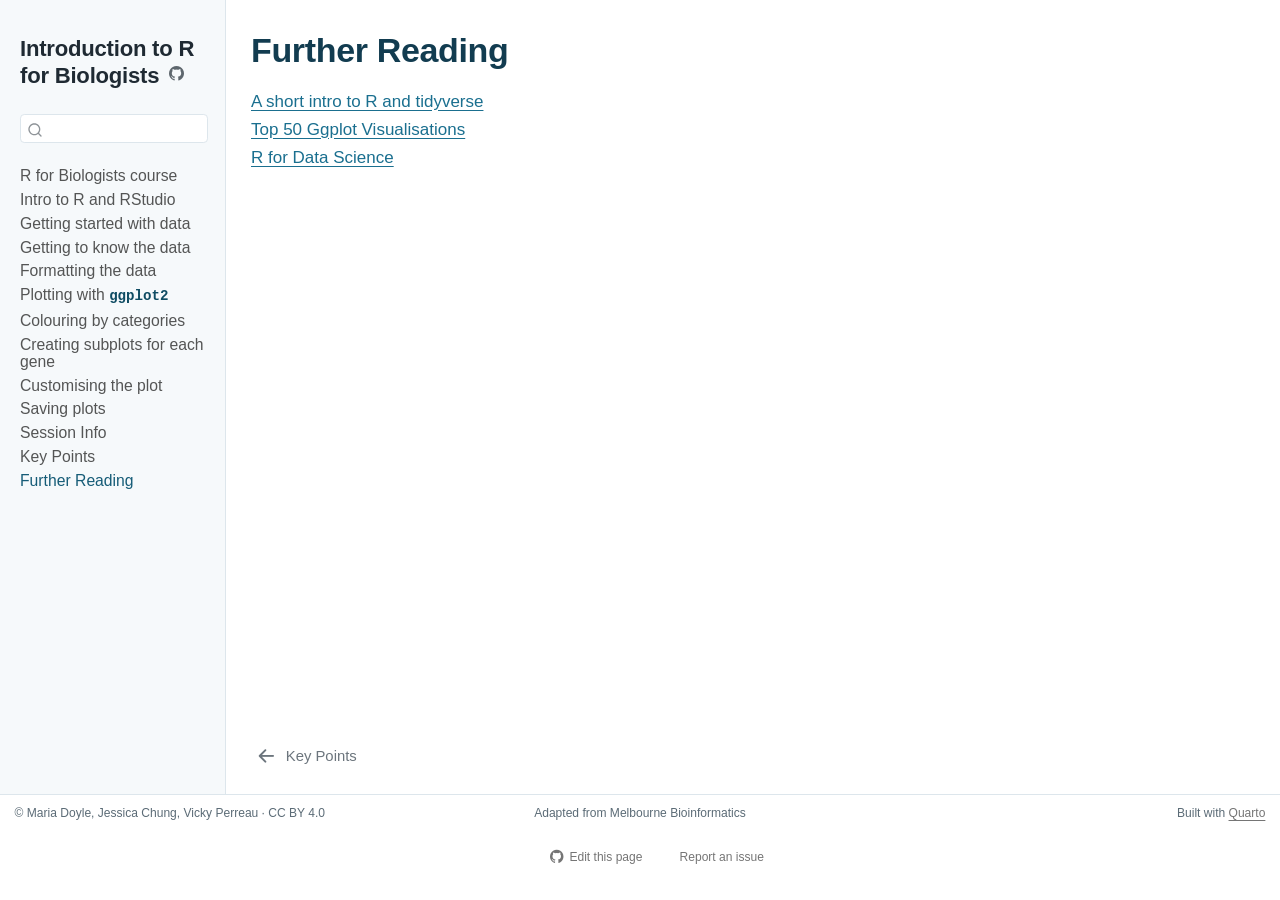
<file: docs/chapters/13-further-reading.html>
<!DOCTYPE html>
<html xmlns="http://www.w3.org/1999/xhtml" lang="en" xml:lang="en"><head>

<meta charset="utf-8">
<meta name="generator" content="quarto-1.4.554">

<meta name="viewport" content="width=device-width, initial-scale=1.0, user-scalable=yes">


<title>Introduction to R for Biologists - Further Reading</title>
<style>
code{white-space: pre-wrap;}
span.smallcaps{font-variant: small-caps;}
div.columns{display: flex; gap: min(4vw, 1.5em);}
div.column{flex: auto; overflow-x: auto;}
div.hanging-indent{margin-left: 1.5em; text-indent: -1.5em;}
ul.task-list{list-style: none;}
ul.task-list li input[type="checkbox"] {
  width: 0.8em;
  margin: 0 0.8em 0.2em -1em; /* quarto-specific, see https://github.com/quarto-dev/quarto-cli/issues/4556 */ 
  vertical-align: middle;
}
</style>


<script src="../site_libs/quarto-nav/quarto-nav.js"></script>
<script src="../site_libs/quarto-nav/headroom.min.js"></script>
<script src="../site_libs/clipboard/clipboard.min.js"></script>
<script src="../site_libs/quarto-search/autocomplete.umd.js"></script>
<script src="../site_libs/quarto-search/fuse.min.js"></script>
<script src="../site_libs/quarto-search/quarto-search.js"></script>
<meta name="quarto:offset" content="../">
<link href="../chapters/12-key-points.html" rel="prev">
<script src="../site_libs/quarto-html/quarto.js"></script>
<script src="../site_libs/quarto-html/popper.min.js"></script>
<script src="../site_libs/quarto-html/tippy.umd.min.js"></script>
<script src="../site_libs/quarto-html/anchor.min.js"></script>
<link href="../site_libs/quarto-html/tippy.css" rel="stylesheet">
<link href="../site_libs/quarto-html/quarto-syntax-highlighting.css" rel="stylesheet" id="quarto-text-highlighting-styles">
<script src="../site_libs/bootstrap/bootstrap.min.js"></script>
<link href="../site_libs/bootstrap/bootstrap-icons.css" rel="stylesheet">
<link href="../site_libs/bootstrap/bootstrap.min.css" rel="stylesheet" id="quarto-bootstrap" data-mode="light">
<script id="quarto-search-options" type="application/json">{
  "location": "sidebar",
  "copy-button": false,
  "collapse-after": 3,
  "panel-placement": "start",
  "type": "textbox",
  "limit": 50,
  "keyboard-shortcut": [
    "f",
    "/",
    "s"
  ],
  "show-item-context": false,
  "language": {
    "search-no-results-text": "No results",
    "search-matching-documents-text": "matching documents",
    "search-copy-link-title": "Copy link to search",
    "search-hide-matches-text": "Hide additional matches",
    "search-more-match-text": "more match in this document",
    "search-more-matches-text": "more matches in this document",
    "search-clear-button-title": "Clear",
    "search-text-placeholder": "",
    "search-detached-cancel-button-title": "Cancel",
    "search-submit-button-title": "Submit",
    "search-label": "Search"
  }
}</script>


</head>

<body class="nav-sidebar docked">

<div id="quarto-search-results"></div>
  <header id="quarto-header" class="headroom fixed-top">
  <nav class="quarto-secondary-nav">
    <div class="container-fluid d-flex">
      <button type="button" class="quarto-btn-toggle btn" data-bs-toggle="collapse" data-bs-target=".quarto-sidebar-collapse-item" aria-controls="quarto-sidebar" aria-expanded="false" aria-label="Toggle sidebar navigation" onclick="if (window.quartoToggleHeadroom) { window.quartoToggleHeadroom(); }">
        <i class="bi bi-layout-text-sidebar-reverse"></i>
      </button>
        <nav class="quarto-page-breadcrumbs" aria-label="breadcrumb"><ol class="breadcrumb"><li class="breadcrumb-item"><a href="../chapters/13-further-reading.html"><span class="chapter-title">Further Reading</span></a></li></ol></nav>
        <a class="flex-grow-1" role="button" data-bs-toggle="collapse" data-bs-target=".quarto-sidebar-collapse-item" aria-controls="quarto-sidebar" aria-expanded="false" aria-label="Toggle sidebar navigation" onclick="if (window.quartoToggleHeadroom) { window.quartoToggleHeadroom(); }">      
        </a>
      <button type="button" class="btn quarto-search-button" aria-label="" onclick="window.quartoOpenSearch();">
        <i class="bi bi-search"></i>
      </button>
    </div>
  </nav>
</header>
<!-- content -->
<div id="quarto-content" class="quarto-container page-columns page-rows-contents page-layout-article">
<!-- sidebar -->
  <nav id="quarto-sidebar" class="sidebar collapse collapse-horizontal quarto-sidebar-collapse-item sidebar-navigation docked overflow-auto">
    <div class="pt-lg-2 mt-2 text-left sidebar-header">
    <div class="sidebar-title mb-0 py-0">
      <a href="../">Introduction to R for Biologists</a> 
        <div class="sidebar-tools-main">
    <a href="https://github.com/Thanh-Phuc/intro-r-biologists" title="Source Code" class="quarto-navigation-tool px-1" aria-label="Source Code"><i class="bi bi-github"></i></a>
</div>
    </div>
      </div>
        <div class="mt-2 flex-shrink-0 align-items-center">
        <div class="sidebar-search">
        <div id="quarto-search" class="" title="Search"></div>
        </div>
        </div>
    <div class="sidebar-menu-container"> 
    <ul class="list-unstyled mt-1">
        <li class="sidebar-item">
  <div class="sidebar-item-container"> 
  <a href="../index.html" class="sidebar-item-text sidebar-link"><span class="chapter-title">R for Biologists course</span></a>
  </div>
</li>
        <li class="sidebar-item">
  <div class="sidebar-item-container"> 
  <a href="../chapters/02-intro-r-and-rstudio.html" class="sidebar-item-text sidebar-link"><span class="chapter-title">Intro to R and RStudio</span></a>
  </div>
</li>
        <li class="sidebar-item">
  <div class="sidebar-item-container"> 
  <a href="../chapters/03-getting-started-with-data.html" class="sidebar-item-text sidebar-link"><span class="chapter-title">Getting started with data</span></a>
  </div>
</li>
        <li class="sidebar-item">
  <div class="sidebar-item-container"> 
  <a href="../chapters/04-getting-to-know-the-data.html" class="sidebar-item-text sidebar-link"><span class="chapter-title">Getting to know the data</span></a>
  </div>
</li>
        <li class="sidebar-item">
  <div class="sidebar-item-container"> 
  <a href="../chapters/05-formatting-the-data.html" class="sidebar-item-text sidebar-link"><span class="chapter-title">Formatting the data</span></a>
  </div>
</li>
        <li class="sidebar-item">
  <div class="sidebar-item-container"> 
  <a href="../chapters/06-plotting-with-ggplot2.html" class="sidebar-item-text sidebar-link"><span class="chapter-title">Plotting with <strong><code>ggplot2</code></strong></span></a>
  </div>
</li>
        <li class="sidebar-item">
  <div class="sidebar-item-container"> 
  <a href="../chapters/07-colouring-by-categories.html" class="sidebar-item-text sidebar-link"><span class="chapter-title">Colouring by categories</span></a>
  </div>
</li>
        <li class="sidebar-item">
  <div class="sidebar-item-container"> 
  <a href="../chapters/08-creating-subplots-for-each-gene.html" class="sidebar-item-text sidebar-link"><span class="chapter-title">Creating subplots for each gene</span></a>
  </div>
</li>
        <li class="sidebar-item">
  <div class="sidebar-item-container"> 
  <a href="../chapters/09-customising-the-plot.html" class="sidebar-item-text sidebar-link"><span class="chapter-title">Customising the plot</span></a>
  </div>
</li>
        <li class="sidebar-item">
  <div class="sidebar-item-container"> 
  <a href="../chapters/10-saving-plots.html" class="sidebar-item-text sidebar-link"><span class="chapter-title">Saving plots</span></a>
  </div>
</li>
        <li class="sidebar-item">
  <div class="sidebar-item-container"> 
  <a href="../chapters/11-session-info.html" class="sidebar-item-text sidebar-link"><span class="chapter-title">Session Info</span></a>
  </div>
</li>
        <li class="sidebar-item">
  <div class="sidebar-item-container"> 
  <a href="../chapters/12-key-points.html" class="sidebar-item-text sidebar-link"><span class="chapter-title">Key Points</span></a>
  </div>
</li>
        <li class="sidebar-item">
  <div class="sidebar-item-container"> 
  <a href="../chapters/13-further-reading.html" class="sidebar-item-text sidebar-link active"><span class="chapter-title">Further Reading</span></a>
  </div>
</li>
    </ul>
    </div>
</nav>
<div id="quarto-sidebar-glass" class="quarto-sidebar-collapse-item" data-bs-toggle="collapse" data-bs-target=".quarto-sidebar-collapse-item"></div>
<!-- margin-sidebar -->
    <div id="quarto-margin-sidebar" class="sidebar margin-sidebar">
        
    </div>
<!-- main -->
<main class="content" id="quarto-document-content">

<header id="title-block-header" class="quarto-title-block default">
<div class="quarto-title">
<h1 class="title"><span class="chapter-title">Further Reading</span></h1>
</div>



<div class="quarto-title-meta">

    
  
    
  </div>
  


</header>


<p><a href="https://pmacdasci.github.io/r-intro-tidyverse/">A short intro to R and tidyverse</a><br>
<a href="http://r-statistics.co/Top50-Ggplot2-Visualizations-MasterList-R-Code.html">Top 50 Ggplot Visualisations</a><br>
<a href="https://r4ds.hadley.nz/">R for Data Science</a></p>



</main> <!-- /main -->
<script id="quarto-html-after-body" type="application/javascript">
window.document.addEventListener("DOMContentLoaded", function (event) {
  const toggleBodyColorMode = (bsSheetEl) => {
    const mode = bsSheetEl.getAttribute("data-mode");
    const bodyEl = window.document.querySelector("body");
    if (mode === "dark") {
      bodyEl.classList.add("quarto-dark");
      bodyEl.classList.remove("quarto-light");
    } else {
      bodyEl.classList.add("quarto-light");
      bodyEl.classList.remove("quarto-dark");
    }
  }
  const toggleBodyColorPrimary = () => {
    const bsSheetEl = window.document.querySelector("link#quarto-bootstrap");
    if (bsSheetEl) {
      toggleBodyColorMode(bsSheetEl);
    }
  }
  toggleBodyColorPrimary();  
  const icon = "";
  const anchorJS = new window.AnchorJS();
  anchorJS.options = {
    placement: 'right',
    icon: icon
  };
  anchorJS.add('.anchored');
  const isCodeAnnotation = (el) => {
    for (const clz of el.classList) {
      if (clz.startsWith('code-annotation-')) {                     
        return true;
      }
    }
    return false;
  }
  const clipboard = new window.ClipboardJS('.code-copy-button', {
    text: function(trigger) {
      const codeEl = trigger.previousElementSibling.cloneNode(true);
      for (const childEl of codeEl.children) {
        if (isCodeAnnotation(childEl)) {
          childEl.remove();
        }
      }
      return codeEl.innerText;
    }
  });
  clipboard.on('success', function(e) {
    // button target
    const button = e.trigger;
    // don't keep focus
    button.blur();
    // flash "checked"
    button.classList.add('code-copy-button-checked');
    var currentTitle = button.getAttribute("title");
    button.setAttribute("title", "Copied!");
    let tooltip;
    if (window.bootstrap) {
      button.setAttribute("data-bs-toggle", "tooltip");
      button.setAttribute("data-bs-placement", "left");
      button.setAttribute("data-bs-title", "Copied!");
      tooltip = new bootstrap.Tooltip(button, 
        { trigger: "manual", 
          customClass: "code-copy-button-tooltip",
          offset: [0, -8]});
      tooltip.show();    
    }
    setTimeout(function() {
      if (tooltip) {
        tooltip.hide();
        button.removeAttribute("data-bs-title");
        button.removeAttribute("data-bs-toggle");
        button.removeAttribute("data-bs-placement");
      }
      button.setAttribute("title", currentTitle);
      button.classList.remove('code-copy-button-checked');
    }, 1000);
    // clear code selection
    e.clearSelection();
  });
    var localhostRegex = new RegExp(/^(?:http|https):\/\/localhost\:?[0-9]*\//);
    var mailtoRegex = new RegExp(/^mailto:/);
      var filterRegex = new RegExp('/' + window.location.host + '/');
    var isInternal = (href) => {
        return filterRegex.test(href) || localhostRegex.test(href) || mailtoRegex.test(href);
    }
    // Inspect non-navigation links and adorn them if external
 	var links = window.document.querySelectorAll('a[href]:not(.nav-link):not(.navbar-brand):not(.toc-action):not(.sidebar-link):not(.sidebar-item-toggle):not(.pagination-link):not(.no-external):not([aria-hidden]):not(.dropdown-item):not(.quarto-navigation-tool)');
    for (var i=0; i<links.length; i++) {
      const link = links[i];
      if (!isInternal(link.href)) {
        // undo the damage that might have been done by quarto-nav.js in the case of
        // links that we want to consider external
        if (link.dataset.originalHref !== undefined) {
          link.href = link.dataset.originalHref;
        }
          // target, if specified
          link.setAttribute("target", "_blank");
          if (link.getAttribute("rel") === null) {
            link.setAttribute("rel", "noopener");
          }
      }
    }
  function tippyHover(el, contentFn, onTriggerFn, onUntriggerFn) {
    const config = {
      allowHTML: true,
      maxWidth: 500,
      delay: 100,
      arrow: false,
      appendTo: function(el) {
          return el.parentElement;
      },
      interactive: true,
      interactiveBorder: 10,
      theme: 'quarto',
      placement: 'bottom-start',
    };
    if (contentFn) {
      config.content = contentFn;
    }
    if (onTriggerFn) {
      config.onTrigger = onTriggerFn;
    }
    if (onUntriggerFn) {
      config.onUntrigger = onUntriggerFn;
    }
    window.tippy(el, config); 
  }
  const noterefs = window.document.querySelectorAll('a[role="doc-noteref"]');
  for (var i=0; i<noterefs.length; i++) {
    const ref = noterefs[i];
    tippyHover(ref, function() {
      // use id or data attribute instead here
      let href = ref.getAttribute('data-footnote-href') || ref.getAttribute('href');
      try { href = new URL(href).hash; } catch {}
      const id = href.replace(/^#\/?/, "");
      const note = window.document.getElementById(id);
      if (note) {
        return note.innerHTML;
      } else {
        return "";
      }
    });
  }
  const xrefs = window.document.querySelectorAll('a.quarto-xref');
  const processXRef = (id, note) => {
    // Strip column container classes
    const stripColumnClz = (el) => {
      el.classList.remove("page-full", "page-columns");
      if (el.children) {
        for (const child of el.children) {
          stripColumnClz(child);
        }
      }
    }
    stripColumnClz(note)
    if (id === null || id.startsWith('sec-')) {
      // Special case sections, only their first couple elements
      const container = document.createElement("div");
      if (note.children && note.children.length > 2) {
        container.appendChild(note.children[0].cloneNode(true));
        for (let i = 1; i < note.children.length; i++) {
          const child = note.children[i];
          if (child.tagName === "P" && child.innerText === "") {
            continue;
          } else {
            container.appendChild(child.cloneNode(true));
            break;
          }
        }
        if (window.Quarto?.typesetMath) {
          window.Quarto.typesetMath(container);
        }
        return container.innerHTML
      } else {
        if (window.Quarto?.typesetMath) {
          window.Quarto.typesetMath(note);
        }
        return note.innerHTML;
      }
    } else {
      // Remove any anchor links if they are present
      const anchorLink = note.querySelector('a.anchorjs-link');
      if (anchorLink) {
        anchorLink.remove();
      }
      if (window.Quarto?.typesetMath) {
        window.Quarto.typesetMath(note);
      }
      // TODO in 1.5, we should make sure this works without a callout special case
      if (note.classList.contains("callout")) {
        return note.outerHTML;
      } else {
        return note.innerHTML;
      }
    }
  }
  for (var i=0; i<xrefs.length; i++) {
    const xref = xrefs[i];
    tippyHover(xref, undefined, function(instance) {
      instance.disable();
      let url = xref.getAttribute('href');
      let hash = undefined; 
      if (url.startsWith('#')) {
        hash = url;
      } else {
        try { hash = new URL(url).hash; } catch {}
      }
      if (hash) {
        const id = hash.replace(/^#\/?/, "");
        const note = window.document.getElementById(id);
        if (note !== null) {
          try {
            const html = processXRef(id, note.cloneNode(true));
            instance.setContent(html);
          } finally {
            instance.enable();
            instance.show();
          }
        } else {
          // See if we can fetch this
          fetch(url.split('#')[0])
          .then(res => res.text())
          .then(html => {
            const parser = new DOMParser();
            const htmlDoc = parser.parseFromString(html, "text/html");
            const note = htmlDoc.getElementById(id);
            if (note !== null) {
              const html = processXRef(id, note);
              instance.setContent(html);
            } 
          }).finally(() => {
            instance.enable();
            instance.show();
          });
        }
      } else {
        // See if we can fetch a full url (with no hash to target)
        // This is a special case and we should probably do some content thinning / targeting
        fetch(url)
        .then(res => res.text())
        .then(html => {
          const parser = new DOMParser();
          const htmlDoc = parser.parseFromString(html, "text/html");
          const note = htmlDoc.querySelector('main.content');
          if (note !== null) {
            // This should only happen for chapter cross references
            // (since there is no id in the URL)
            // remove the first header
            if (note.children.length > 0 && note.children[0].tagName === "HEADER") {
              note.children[0].remove();
            }
            const html = processXRef(null, note);
            instance.setContent(html);
          } 
        }).finally(() => {
          instance.enable();
          instance.show();
        });
      }
    }, function(instance) {
    });
  }
      let selectedAnnoteEl;
      const selectorForAnnotation = ( cell, annotation) => {
        let cellAttr = 'data-code-cell="' + cell + '"';
        let lineAttr = 'data-code-annotation="' +  annotation + '"';
        const selector = 'span[' + cellAttr + '][' + lineAttr + ']';
        return selector;
      }
      const selectCodeLines = (annoteEl) => {
        const doc = window.document;
        const targetCell = annoteEl.getAttribute("data-target-cell");
        const targetAnnotation = annoteEl.getAttribute("data-target-annotation");
        const annoteSpan = window.document.querySelector(selectorForAnnotation(targetCell, targetAnnotation));
        const lines = annoteSpan.getAttribute("data-code-lines").split(",");
        const lineIds = lines.map((line) => {
          return targetCell + "-" + line;
        })
        let top = null;
        let height = null;
        let parent = null;
        if (lineIds.length > 0) {
            //compute the position of the single el (top and bottom and make a div)
            const el = window.document.getElementById(lineIds[0]);
            top = el.offsetTop;
            height = el.offsetHeight;
            parent = el.parentElement.parentElement;
          if (lineIds.length > 1) {
            const lastEl = window.document.getElementById(lineIds[lineIds.length - 1]);
            const bottom = lastEl.offsetTop + lastEl.offsetHeight;
            height = bottom - top;
          }
          if (top !== null && height !== null && parent !== null) {
            // cook up a div (if necessary) and position it 
            let div = window.document.getElementById("code-annotation-line-highlight");
            if (div === null) {
              div = window.document.createElement("div");
              div.setAttribute("id", "code-annotation-line-highlight");
              div.style.position = 'absolute';
              parent.appendChild(div);
            }
            div.style.top = top - 2 + "px";
            div.style.height = height + 4 + "px";
            div.style.left = 0;
            let gutterDiv = window.document.getElementById("code-annotation-line-highlight-gutter");
            if (gutterDiv === null) {
              gutterDiv = window.document.createElement("div");
              gutterDiv.setAttribute("id", "code-annotation-line-highlight-gutter");
              gutterDiv.style.position = 'absolute';
              const codeCell = window.document.getElementById(targetCell);
              const gutter = codeCell.querySelector('.code-annotation-gutter');
              gutter.appendChild(gutterDiv);
            }
            gutterDiv.style.top = top - 2 + "px";
            gutterDiv.style.height = height + 4 + "px";
          }
          selectedAnnoteEl = annoteEl;
        }
      };
      const unselectCodeLines = () => {
        const elementsIds = ["code-annotation-line-highlight", "code-annotation-line-highlight-gutter"];
        elementsIds.forEach((elId) => {
          const div = window.document.getElementById(elId);
          if (div) {
            div.remove();
          }
        });
        selectedAnnoteEl = undefined;
      };
        // Handle positioning of the toggle
    window.addEventListener(
      "resize",
      throttle(() => {
        elRect = undefined;
        if (selectedAnnoteEl) {
          selectCodeLines(selectedAnnoteEl);
        }
      }, 10)
    );
    function throttle(fn, ms) {
    let throttle = false;
    let timer;
      return (...args) => {
        if(!throttle) { // first call gets through
            fn.apply(this, args);
            throttle = true;
        } else { // all the others get throttled
            if(timer) clearTimeout(timer); // cancel #2
            timer = setTimeout(() => {
              fn.apply(this, args);
              timer = throttle = false;
            }, ms);
        }
      };
    }
      // Attach click handler to the DT
      const annoteDls = window.document.querySelectorAll('dt[data-target-cell]');
      for (const annoteDlNode of annoteDls) {
        annoteDlNode.addEventListener('click', (event) => {
          const clickedEl = event.target;
          if (clickedEl !== selectedAnnoteEl) {
            unselectCodeLines();
            const activeEl = window.document.querySelector('dt[data-target-cell].code-annotation-active');
            if (activeEl) {
              activeEl.classList.remove('code-annotation-active');
            }
            selectCodeLines(clickedEl);
            clickedEl.classList.add('code-annotation-active');
          } else {
            // Unselect the line
            unselectCodeLines();
            clickedEl.classList.remove('code-annotation-active');
          }
        });
      }
  const findCites = (el) => {
    const parentEl = el.parentElement;
    if (parentEl) {
      const cites = parentEl.dataset.cites;
      if (cites) {
        return {
          el,
          cites: cites.split(' ')
        };
      } else {
        return findCites(el.parentElement)
      }
    } else {
      return undefined;
    }
  };
  var bibliorefs = window.document.querySelectorAll('a[role="doc-biblioref"]');
  for (var i=0; i<bibliorefs.length; i++) {
    const ref = bibliorefs[i];
    const citeInfo = findCites(ref);
    if (citeInfo) {
      tippyHover(citeInfo.el, function() {
        var popup = window.document.createElement('div');
        citeInfo.cites.forEach(function(cite) {
          var citeDiv = window.document.createElement('div');
          citeDiv.classList.add('hanging-indent');
          citeDiv.classList.add('csl-entry');
          var biblioDiv = window.document.getElementById('ref-' + cite);
          if (biblioDiv) {
            citeDiv.innerHTML = biblioDiv.innerHTML;
          }
          popup.appendChild(citeDiv);
        });
        return popup.innerHTML;
      });
    }
  }
});
</script>
<nav class="page-navigation">
  <div class="nav-page nav-page-previous">
      <a href="../chapters/12-key-points.html" class="pagination-link" aria-label="Key Points">
        <i class="bi bi-arrow-left-short"></i> <span class="nav-page-text"><span class="chapter-title">Key Points</span></span>
      </a>          
  </div>
  <div class="nav-page nav-page-next">
  </div>
</nav>
</div> <!-- /content -->
<footer class="footer">
  <div class="nav-footer">
    <div class="nav-footer-left">
<p>© Maria Doyle, Jessica Chung, Vicky Perreau · CC BY 4.0</p>
</div>   
    <div class="nav-footer-center">
<p>Adapted from Melbourne Bioinformatics</p>
<div class="toc-actions"><ul><li><a href="https://github.com/Thanh-Phuc/intro-r-biologists/edit/main/chapters/13-further-reading.qmd" class="toc-action"><i class="bi bi-github"></i>Edit this page</a></li><li><a href="https://github.com/Thanh-Phuc/intro-r-biologists/issues/new" class="toc-action"><i class="bi empty"></i>Report an issue</a></li></ul></div></div>
    <div class="nav-footer-right">
<p>Built with <a href="https://quarto.org">Quarto</a></p>
</div>
  </div>
</footer>




</body></html>
</file>
<file: docs/site_libs/quarto-html/tippy.css>
.tippy-box[data-animation=fade][data-state=hidden]{opacity:0}[data-tippy-root]{max-width:calc(100vw - 10px)}.tippy-box{position:relative;background-color:#333;color:#fff;border-radius:4px;font-size:14px;line-height:1.4;white-space:normal;outline:0;transition-property:transform,visibility,opacity}.tippy-box[data-placement^=top]>.tippy-arrow{bottom:0}.tippy-box[data-placement^=top]>.tippy-arrow:before{bottom:-7px;left:0;border-width:8px 8px 0;border-top-color:initial;transform-origin:center top}.tippy-box[data-placement^=bottom]>.tippy-arrow{top:0}.tippy-box[data-placement^=bottom]>.tippy-arrow:before{top:-7px;left:0;border-width:0 8px 8px;border-bottom-color:initial;transform-origin:center bottom}.tippy-box[data-placement^=left]>.tippy-arrow{right:0}.tippy-box[data-placement^=left]>.tippy-arrow:before{border-width:8px 0 8px 8px;border-left-color:initial;right:-7px;transform-origin:center left}.tippy-box[data-placement^=right]>.tippy-arrow{left:0}.tippy-box[data-placement^=right]>.tippy-arrow:before{left:-7px;border-width:8px 8px 8px 0;border-right-color:initial;transform-origin:center right}.tippy-box[data-inertia][data-state=visible]{transition-timing-function:cubic-bezier(.54,1.5,.38,1.11)}.tippy-arrow{width:16px;height:16px;color:#333}.tippy-arrow:before{content:"";position:absolute;border-color:transparent;border-style:solid}.tippy-content{position:relative;padding:5px 9px;z-index:1}
</file>
<file: docs/site_libs/quarto-html/quarto-syntax-highlighting.css>
/* quarto syntax highlight colors */
:root {
  --quarto-hl-ot-color: #003B4F;
  --quarto-hl-at-color: #657422;
  --quarto-hl-ss-color: #20794D;
  --quarto-hl-an-color: #5E5E5E;
  --quarto-hl-fu-color: #4758AB;
  --quarto-hl-st-color: #20794D;
  --quarto-hl-cf-color: #003B4F;
  --quarto-hl-op-color: #5E5E5E;
  --quarto-hl-er-color: #AD0000;
  --quarto-hl-bn-color: #AD0000;
  --quarto-hl-al-color: #AD0000;
  --quarto-hl-va-color: #111111;
  --quarto-hl-bu-color: inherit;
  --quarto-hl-ex-color: inherit;
  --quarto-hl-pp-color: #AD0000;
  --quarto-hl-in-color: #5E5E5E;
  --quarto-hl-vs-color: #20794D;
  --quarto-hl-wa-color: #5E5E5E;
  --quarto-hl-do-color: #5E5E5E;
  --quarto-hl-im-color: #00769E;
  --quarto-hl-ch-color: #20794D;
  --quarto-hl-dt-color: #AD0000;
  --quarto-hl-fl-color: #AD0000;
  --quarto-hl-co-color: #5E5E5E;
  --quarto-hl-cv-color: #5E5E5E;
  --quarto-hl-cn-color: #8f5902;
  --quarto-hl-sc-color: #5E5E5E;
  --quarto-hl-dv-color: #AD0000;
  --quarto-hl-kw-color: #003B4F;
}

/* other quarto variables */
:root {
  --quarto-font-monospace: "SFMono-Regular", "JetBrains Mono", Menlo, Consolas, "Liberation Mono", monospace;
}

pre > code.sourceCode > span {
  color: #003B4F;
}

code span {
  color: #003B4F;
}

code.sourceCode > span {
  color: #003B4F;
}

div.sourceCode,
div.sourceCode pre.sourceCode {
  color: #003B4F;
}

code span.ot {
  color: #003B4F;
  font-style: inherit;
}

code span.at {
  color: #657422;
  font-style: inherit;
}

code span.ss {
  color: #20794D;
  font-style: inherit;
}

code span.an {
  color: #5E5E5E;
  font-style: inherit;
}

code span.fu {
  color: #4758AB;
  font-style: inherit;
}

code span.st {
  color: #20794D;
  font-style: inherit;
}

code span.cf {
  color: #003B4F;
  font-style: inherit;
}

code span.op {
  color: #5E5E5E;
  font-style: inherit;
}

code span.er {
  color: #AD0000;
  font-style: inherit;
}

code span.bn {
  color: #AD0000;
  font-style: inherit;
}

code span.al {
  color: #AD0000;
  font-style: inherit;
}

code span.va {
  color: #111111;
  font-style: inherit;
}

code span.bu {
  font-style: inherit;
}

code span.ex {
  font-style: inherit;
}

code span.pp {
  color: #AD0000;
  font-style: inherit;
}

code span.in {
  color: #5E5E5E;
  font-style: inherit;
}

code span.vs {
  color: #20794D;
  font-style: inherit;
}

code span.wa {
  color: #5E5E5E;
  font-style: italic;
}

code span.do {
  color: #5E5E5E;
  font-style: italic;
}

code span.im {
  color: #00769E;
  font-style: inherit;
}

code span.ch {
  color: #20794D;
  font-style: inherit;
}

code span.dt {
  color: #AD0000;
  font-style: inherit;
}

code span.fl {
  color: #AD0000;
  font-style: inherit;
}

code span.co {
  color: #5E5E5E;
  font-style: inherit;
}

code span.cv {
  color: #5E5E5E;
  font-style: italic;
}

code span.cn {
  color: #8f5902;
  font-style: inherit;
}

code span.sc {
  color: #5E5E5E;
  font-style: inherit;
}

code span.dv {
  color: #AD0000;
  font-style: inherit;
}

code span.kw {
  color: #003B4F;
  font-style: inherit;
}

.prevent-inlining {
  content: "</";
}

/*# sourceMappingURL=debc5d5d77c3f9108843748ff7464032.css.map */
</file>
<file: docs/site_libs/pagedtable-1.1/css/pagedtable.css>
.pagedtable {
  overflow: auto;
  padding-left: 8px;
  padding-right: 8px;
}

.pagedtable-wrapper {
  border: 1px solid #ccc;
  border-radius: 4px;
  margin-bottom: 10px;
}

.pagedtable table {
  width: 100%;
  max-width: 100%;
  margin: 0;
}

.pagedtable th {
  padding: 0 5px 0 5px;
  border: none;
  border-bottom: 2px solid #dddddd;

  min-width: 45px;
}

.pagedtable-empty th {
  display: none;
}

.pagedtable td {
  padding: 0 4px 0 4px;
}

.pagedtable .even {
  background-color: rgba(140, 140, 140, 0.1);
}

.pagedtable-padding-col {
  display: none;
}

.pagedtable a {
  -webkit-touch-callout: none;
  -webkit-user-select: none;
  -khtml-user-select: none;
  -moz-user-select: none;
  -ms-user-select: none;
  user-select: none;
}

.pagedtable-index-nav {
  cursor: pointer;
  padding: 0 5px 0 5px;
  float: right;
  border: 0;
}

.pagedtable-index-nav-disabled {
  cursor: default;
  text-decoration: none;
  color: #999;
}

a.pagedtable-index-nav-disabled:hover {
  text-decoration: none;
  color: #999;
}

.pagedtable-indexes {
  cursor: pointer;
  float: right;
  border: 0;
}

.pagedtable-index-current {
  cursor: default;
  text-decoration: none;
  font-weight: bold;
  color: #333;
  border: 0;
}

a.pagedtable-index-current:hover {
  text-decoration: none;
  font-weight: bold;
  color: #333;
}

.pagedtable-index {
  width: 30px;
  display: inline-block;
  text-align: center;
  border: 0;
}

.pagedtable-index-separator-left {
  display: inline-block;
  color: #333;
  font-size: 9px;
  padding: 0 0 0 0;
  cursor: default;
}

.pagedtable-index-separator-right {
  display: inline-block;
  color: #333;
  font-size: 9px;
  padding: 0 4px 0 0;
  cursor: default;
}

.pagedtable-footer {
  padding-top: 4px;
  padding-bottom: 5px;
}

.pagedtable-not-empty .pagedtable-footer {
  border-top: 2px solid #dddddd;
}

.pagedtable-info {
  overflow: hidden;
  color: #999;
  white-space: nowrap;
  text-overflow: ellipsis;
}

.pagedtable-header-name {
  overflow: hidden;
  text-overflow: ellipsis;
}

.pagedtable-header-type {
  color: #999;
  font-weight: 400;
}

.pagedtable-na-cell {
  font-style: italic;
  opacity: 0.3;
}
</file>
